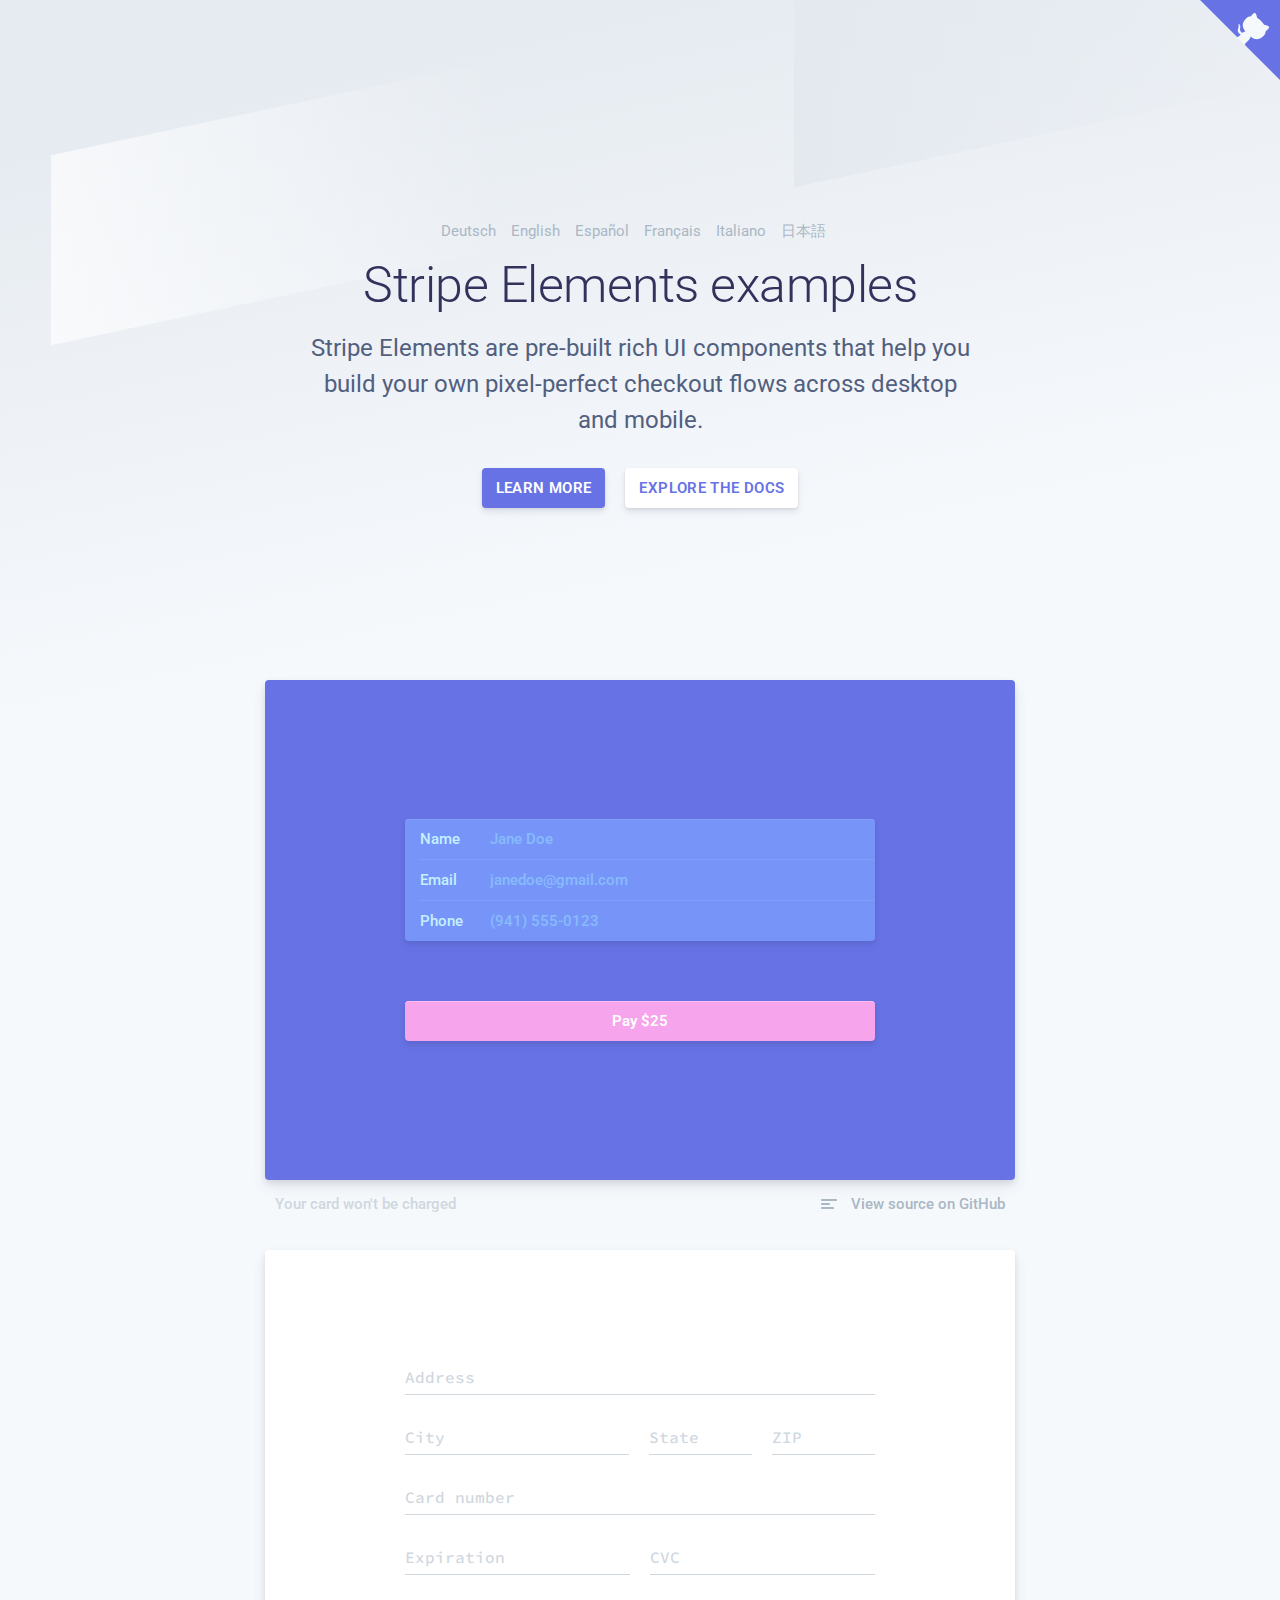
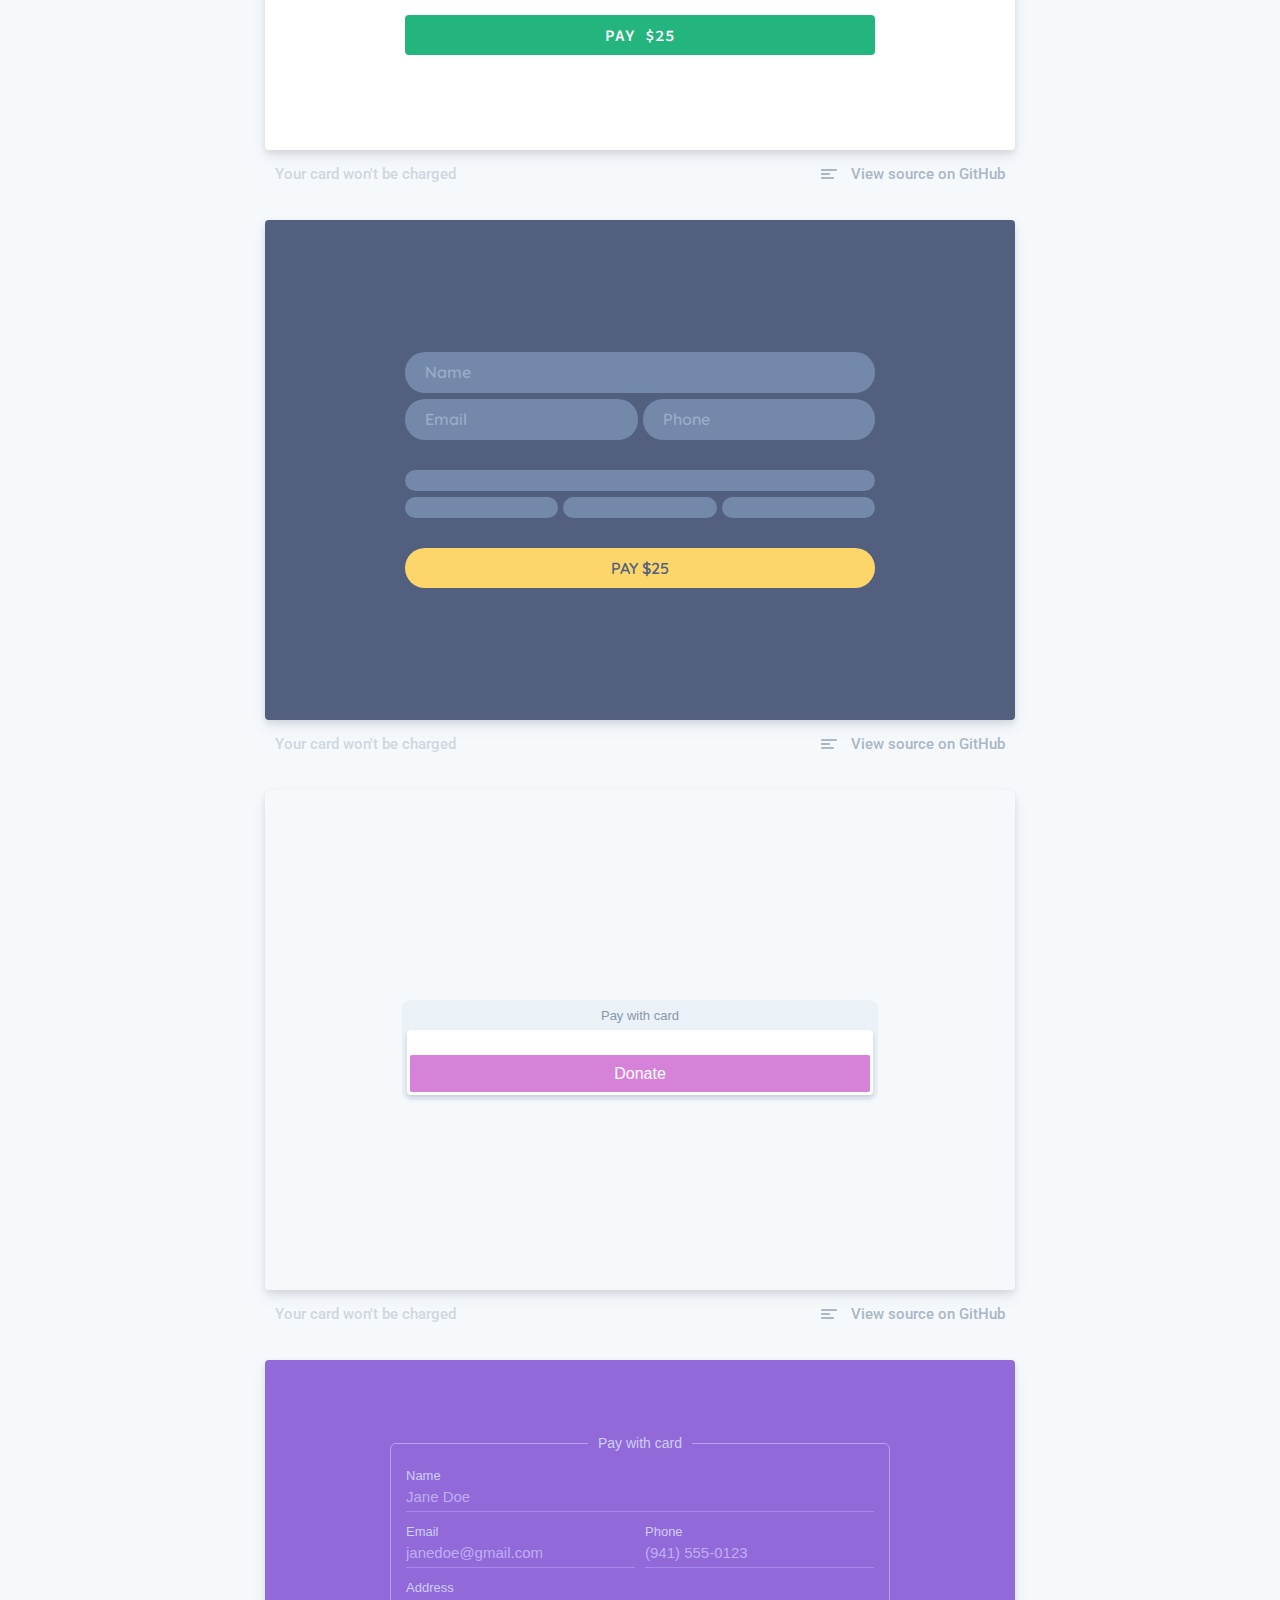
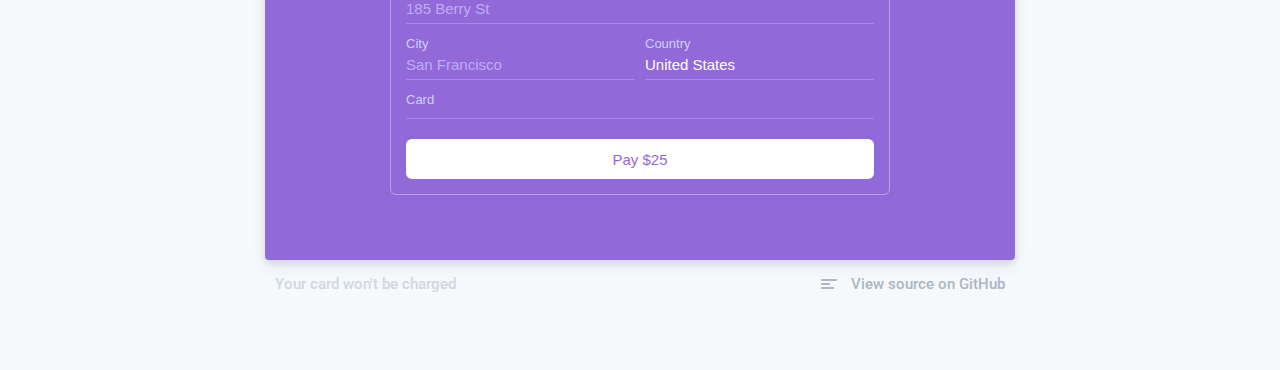
<file: index.html>
<!doctype html>
<html>
<head>
  <meta charset="utf-8">
  <meta name="viewport" content="width=device-width, initial-scale=1">

  <title data-tid="elements_examples.meta.title">Stripe Elements: Build beautiful, smart checkout flows</title>
  <meta data-tid="elements_examples.meta.description" name="description" content="Build beautiful, smart checkout flows.">

  <link rel="shortcut icon" href="img/favicon.ico">
  <link rel="apple-touch-icon-precomposed" href="img/apple-touch-icon/180x180.png">
  <link rel="icon" href="img/apple-touch-icon/180x180.png">

  <script src="https://js.stripe.com/v3/"></script>
  <script src="js/index.js" data-rel-js></script>

  <link href="https://fonts.googleapis.com/css?family=Roboto" rel="stylesheet">
  <link href="https://fonts.googleapis.com/css?family=Quicksand" rel="stylesheet">
  <link href="https://fonts.googleapis.com/css?family=Source+Code+Pro" rel="stylesheet">

  <link rel="stylesheet" type="text/css" href="css/base.css" data-rel-css="" />

  <!-- CSS for each example: -->
  <link rel="stylesheet" type="text/css" href="css/example1.css" data-rel-css="" />
  <link rel="stylesheet" type="text/css" href="css/example2.css" data-rel-css="" />
  <link rel="stylesheet" type="text/css" href="css/example3.css" data-rel-css="" />
  <link rel="stylesheet" type="text/css" href="css/example4.css" data-rel-css="" />
  <link rel="stylesheet" type="text/css" href="css/example5.css" data-rel-css="" />
</head>
<body>
  <div class="globalContent">
    <main>
    <div class="stripes">
      <div class="stripe s1"></div>
      <div class="stripe s2"></div>
      <div class="stripe s3"></div>
    </div>
    <section class="container-lg">
      <!--Intro-->
      <div class="cell intro">
        <ul class="optionList" role="tablist">
          <li role="tab">
            <a data-lang="de">
              Deutsch
            </a>
          </li>
          <li role="tab">
            <a data-lang="en">
              English
            </a>
          </li>
          <li role="tab">
            <a data-lang="es">
              Español
            </a>
          </li>
          <li role="tab">
            <a data-lang="fr">
              Français
            </a>
          </li>
          <li role="tab">
            <a data-lang="it">
              Italiano
            </a>
          </li>
          <li role="tab">
            <a data-lang="ja">
              日本語
            </a>
          </li>
        </ul>
        <h1 data-tid="elements_examples.intro.title" class="common-SuperTitle">Stripe Elements examples</h1>
        <p data-tid="elements_examples.intro.subtitle" class="common-IntroText">Stripe Elements are pre-built rich UI components that help you build your own pixel-perfect checkout flows across desktop and&nbsp;mobile.</p>
        <p class="common-ButtonGroup">
        <a data-tid="elements_examples.intro.button_learn_more" href="https://stripe.com/elements" class="common-Button common-Button--default">
          Learn more
        </a>
        <a data-tid="elements_examples.intro.button_docs" href="https://stripe.com/docs/stripe-js" class="common-Button" ="elements_docs">
          Explore the docs
        </a>
      </div>

      <!--Example 1-->
      <div class="cell example example1">
        <form>
          <fieldset>
            <div class="row">
              <label for="example1-name" data-tid="elements_examples.form.name_label">Name</label>
              <input id="example1-name" data-tid="elements_examples.form.name_placeholder" type="text" placeholder="Jane Doe" required="">
            </div>
            <div class="row">
              <label for="example1-email" data-tid="elements_examples.form.email_label">Email</label>
              <input id="example1-email" data-tid="elements_examples.form.email_placeholder" type="email" placeholder="janedoe@gmail.com" required="">
            </div>
            <div class="row">
              <label for="example1-phone" data-tid="elements_examples.form.phone_label">Phone</label>
              <input id="example1-phone" data-tid="elements_examples.form.phone_placeholder" type="tel" placeholder="(941) 555-0123" required="">
            </div>
          </fieldset>
          <fieldset>
            <div class="row">
              <div id="example1-card"></div>
            </div>
          </fieldset>
          <button type="submit" data-tid="elements_examples.form.pay_button">Pay $25</button>
          <div class="error" role="alert"><svg xmlns="http://www.w3.org/2000/svg" width="17" height="17" viewBox="0 0 17 17">
              <path class="base" fill="#000" d="M8.5,17 C3.80557963,17 0,13.1944204 0,8.5 C0,3.80557963 3.80557963,0 8.5,0 C13.1944204,0 17,3.80557963 17,8.5 C17,13.1944204 13.1944204,17 8.5,17 Z"></path>
              <path class="glyph" fill="#FFF" d="M8.5,7.29791847 L6.12604076,4.92395924 C5.79409512,4.59201359 5.25590488,4.59201359 4.92395924,4.92395924 C4.59201359,5.25590488 4.59201359,5.79409512 4.92395924,6.12604076 L7.29791847,8.5 L4.92395924,10.8739592 C4.59201359,11.2059049 4.59201359,11.7440951 4.92395924,12.0760408 C5.25590488,12.4079864 5.79409512,12.4079864 6.12604076,12.0760408 L8.5,9.70208153 L10.8739592,12.0760408 C11.2059049,12.4079864 11.7440951,12.4079864 12.0760408,12.0760408 C12.4079864,11.7440951 12.4079864,11.2059049 12.0760408,10.8739592 L9.70208153,8.5 L12.0760408,6.12604076 C12.4079864,5.79409512 12.4079864,5.25590488 12.0760408,4.92395924 C11.7440951,4.59201359 11.2059049,4.59201359 10.8739592,4.92395924 L8.5,7.29791847 L8.5,7.29791847 Z"></path>
            </svg>
            <span class="message"></span></div>
        </form>
        <div class="success">
          <div class="icon">
            <svg width="84px" height="84px" viewBox="0 0 84 84" version="1.1" xmlns="http://www.w3.org/2000/svg" xmlns:xlink="http://www.w3.org/1999/xlink">
              <circle class="border" cx="42" cy="42" r="40" stroke-linecap="round" stroke-width="4" stroke="#000" fill="none"></circle>
              <path class="checkmark" stroke-linecap="round" stroke-linejoin="round" d="M23.375 42.5488281 36.8840688 56.0578969 64.891932 28.0500338" stroke-width="4" stroke="#000" fill="none"></path>
            </svg>
          </div>
          <h3 class="title" data-tid="elements_examples.success.title">Payment successful</h3>
          <p class="message"><span data-tid="elements_examples.success.message">Thanks for trying Stripe Elements. No money was charged, but we generated a token: </span><span class="token">tok_189gMN2eZvKYlo2CwTBv9KKh</span></p>
          <a class="reset" href="#">
            <svg width="32px" height="32px" viewBox="0 0 32 32" version="1.1" xmlns="http://www.w3.org/2000/svg" xmlns:xlink="http://www.w3.org/1999/xlink">
              <path fill="#000000" d="M15,7.05492878 C10.5000495,7.55237307 7,11.3674463 7,16 C7,20.9705627 11.0294373,25 16,25 C20.9705627,25 25,20.9705627 25,16 C25,15.3627484 24.4834055,14.8461538 23.8461538,14.8461538 C23.2089022,14.8461538 22.6923077,15.3627484 22.6923077,16 C22.6923077,19.6960595 19.6960595,22.6923077 16,22.6923077 C12.3039405,22.6923077 9.30769231,19.6960595 9.30769231,16 C9.30769231,12.3039405 12.3039405,9.30769231 16,9.30769231 L16,12.0841673 C16,12.1800431 16.0275652,12.2738974 16.0794108,12.354546 C16.2287368,12.5868311 16.5380938,12.6540826 16.7703788,12.5047565 L22.3457501,8.92058924 L22.3457501,8.92058924 C22.4060014,8.88185624 22.4572275,8.83063012 22.4959605,8.7703788 C22.6452866,8.53809377 22.5780351,8.22873685 22.3457501,8.07941076 L22.3457501,8.07941076 L16.7703788,4.49524351 C16.6897301,4.44339794 16.5958758,4.41583275 16.5,4.41583275 C16.2238576,4.41583275 16,4.63969037 16,4.91583275 L16,7 L15,7 L15,7.05492878 Z M16,32 C7.163444,32 0,24.836556 0,16 C0,7.163444 7.163444,0 16,0 C24.836556,0 32,7.163444 32,16 C32,24.836556 24.836556,32 16,32 Z"></path>
            </svg>
          </a>
        </div>

        <div class="caption">
          <span data-tid="elements_examples.caption.no_charge" class="no-charge">Your card won't be charged</span>
          <a class="source" href="https://github.com/stripe/elements-examples/#example-1">
            <svg width="16px" height="10px" viewBox="0 0 16 10" version="1.1" xmlns="http://www.w3.org/2000/svg" xmlns:xlink="http://www.w3.org/1999/xlink">
              <path d="M1,8 L12,8 C12.5522847,8 13,8.44771525 13,9 C13,9.55228475 12.5522847,10 12,10 L1,10 C0.44771525,10 6.76353751e-17,9.55228475 0,9 C-6.76353751e-17,8.44771525 0.44771525,8 1,8 L1,8 Z M1,4 L8,4 C8.55228475,4 9,4.44771525 9,5 C9,5.55228475 8.55228475,6 8,6 L1,6 C0.44771525,6 6.76353751e-17,5.55228475 0,5 C-6.76353751e-17,4.44771525 0.44771525,4 1,4 L1,4 Z M1,0 L15,0 C15.5522847,-1.01453063e-16 16,0.44771525 16,1 L16,1 C16,1.55228475 15.5522847,2 15,2 L1,2 C0.44771525,2 6.76353751e-17,1.55228475 0,1 L0,1 L0,1 C-6.76353751e-17,0.44771525 0.44771525,1.01453063e-16 1,0 L1,0 Z" fill="#AAB7C4"></path>
            </svg>
            <span data-tid="elements_examples.caption.view_source">View source on GitHub</span>
          </a>
        </div>
      </div>

      <!--Example 2-->
      <div class="cell example example2">
        <form>
          <div class="row">
            <div class="field">
              <input id="example2-address" data-tid="elements_examples.form.address_placeholder" class="input empty" type="text" placeholder="185 Berry St" required="">
              <label for="example2-address" data-tid="elements_examples.form.address_label">Address</label>
              <div class="baseline"></div>
            </div>
          </div>
          <div class="row">
            <div class="field half-width">
              <input id="example2-city" data-tid="elements_examples.form.city_placeholder" class="input empty" type="text" placeholder="San Francisco" required="">
              <label for="example2-city" data-tid="elements_examples.form.city_label">City</label>
              <div class="baseline"></div>
            </div>
            <div class="field quarter-width">
              <input id="example2-state" data-tid="elements_examples.form.state_placeholder" class="input empty" type="text" placeholder="CA" required="">
              <label for="example2-state" data-tid="elements_examples.form.state_label">State</label>
              <div class="baseline"></div>
            </div>
            <div class="field quarter-width">
              <input id="example2-postal-code" data-tid="elements_examples.form.postal_code_placeholder" class="input empty" type="text" placeholder="94107" required="">
              <label for="example2-postal-code" data-tid="elements_examples.form.postal_code_label">ZIP</label>
              <div class="baseline"></div>
            </div>
          </div>
          <div class="row">
            <div class="field">
              <div id="example2-card-number" class="input empty"></div>
              <label for="example2-card-number" data-tid="elements_examples.form.card_number_label">Card number</label>
              <div class="baseline"></div>
            </div>
          </div>
          <div class="row">
            <div class="field half-width">
              <div id="example2-card-expiry" class="input empty"></div>
              <label for="example2-card-expiry" data-tid="elements_examples.form.card_expiry_label">Expiration</label>
              <div class="baseline"></div>
            </div>
            <div class="field half-width">
              <div id="example2-card-cvc" class="input empty"></div>
              <label for="example2-card-cvc" data-tid="elements_examples.form.card_cvc_label">CVC</label>
              <div class="baseline"></div>
            </div>
          </div>
        <button type="submit" data-tid="elements_examples.form.pay_button">Pay $25</button>
          <div class="error" role="alert"><svg xmlns="http://www.w3.org/2000/svg" width="17" height="17" viewBox="0 0 17 17">
              <path class="base" fill="#000" d="M8.5,17 C3.80557963,17 0,13.1944204 0,8.5 C0,3.80557963 3.80557963,0 8.5,0 C13.1944204,0 17,3.80557963 17,8.5 C17,13.1944204 13.1944204,17 8.5,17 Z"></path>
              <path class="glyph" fill="#FFF" d="M8.5,7.29791847 L6.12604076,4.92395924 C5.79409512,4.59201359 5.25590488,4.59201359 4.92395924,4.92395924 C4.59201359,5.25590488 4.59201359,5.79409512 4.92395924,6.12604076 L7.29791847,8.5 L4.92395924,10.8739592 C4.59201359,11.2059049 4.59201359,11.7440951 4.92395924,12.0760408 C5.25590488,12.4079864 5.79409512,12.4079864 6.12604076,12.0760408 L8.5,9.70208153 L10.8739592,12.0760408 C11.2059049,12.4079864 11.7440951,12.4079864 12.0760408,12.0760408 C12.4079864,11.7440951 12.4079864,11.2059049 12.0760408,10.8739592 L9.70208153,8.5 L12.0760408,6.12604076 C12.4079864,5.79409512 12.4079864,5.25590488 12.0760408,4.92395924 C11.7440951,4.59201359 11.2059049,4.59201359 10.8739592,4.92395924 L8.5,7.29791847 L8.5,7.29791847 Z"></path>
            </svg>
            <span class="message"></span></div>
        </form>
        <div class="success">
          <div class="icon">
            <svg width="84px" height="84px" viewBox="0 0 84 84" version="1.1" xmlns="http://www.w3.org/2000/svg" xmlns:xlink="http://www.w3.org/1999/xlink">
              <circle class="border" cx="42" cy="42" r="40" stroke-linecap="round" stroke-width="4" stroke="#000" fill="none"></circle>
              <path class="checkmark" stroke-linecap="round" stroke-linejoin="round" d="M23.375 42.5488281 36.8840688 56.0578969 64.891932 28.0500338" stroke-width="4" stroke="#000" fill="none"></path>
            </svg>
          </div>
          <h3 class="title" data-tid="elements_examples.success.title">Payment successful</h3>
          <p class="message"><span data-tid="elements_examples.success.message">Thanks for trying Stripe Elements. No money was charged, but we generated a token: </span><span class="token">tok_189gMN2eZvKYlo2CwTBv9KKh</span></p>
          <a class="reset" href="#">
            <svg width="32px" height="32px" viewBox="0 0 32 32" version="1.1" xmlns="http://www.w3.org/2000/svg" xmlns:xlink="http://www.w3.org/1999/xlink">
              <path fill="#000000" d="M15,7.05492878 C10.5000495,7.55237307 7,11.3674463 7,16 C7,20.9705627 11.0294373,25 16,25 C20.9705627,25 25,20.9705627 25,16 C25,15.3627484 24.4834055,14.8461538 23.8461538,14.8461538 C23.2089022,14.8461538 22.6923077,15.3627484 22.6923077,16 C22.6923077,19.6960595 19.6960595,22.6923077 16,22.6923077 C12.3039405,22.6923077 9.30769231,19.6960595 9.30769231,16 C9.30769231,12.3039405 12.3039405,9.30769231 16,9.30769231 L16,12.0841673 C16,12.1800431 16.0275652,12.2738974 16.0794108,12.354546 C16.2287368,12.5868311 16.5380938,12.6540826 16.7703788,12.5047565 L22.3457501,8.92058924 L22.3457501,8.92058924 C22.4060014,8.88185624 22.4572275,8.83063012 22.4959605,8.7703788 C22.6452866,8.53809377 22.5780351,8.22873685 22.3457501,8.07941076 L22.3457501,8.07941076 L16.7703788,4.49524351 C16.6897301,4.44339794 16.5958758,4.41583275 16.5,4.41583275 C16.2238576,4.41583275 16,4.63969037 16,4.91583275 L16,7 L15,7 L15,7.05492878 Z M16,32 C7.163444,32 0,24.836556 0,16 C0,7.163444 7.163444,0 16,0 C24.836556,0 32,7.163444 32,16 C32,24.836556 24.836556,32 16,32 Z"></path>
            </svg>
          </a>
        </div>

        <div class="caption">
          <span data-tid="elements_examples.caption.no_charge" class="no-charge">Your card won't be charged</span>
          <a class="source" href="https://github.com/stripe/elements-examples/#example-2">
            <svg width="16px" height="10px" viewBox="0 0 16 10" version="1.1" xmlns="http://www.w3.org/2000/svg" xmlns:xlink="http://www.w3.org/1999/xlink">
              <path d="M1,8 L12,8 C12.5522847,8 13,8.44771525 13,9 C13,9.55228475 12.5522847,10 12,10 L1,10 C0.44771525,10 6.76353751e-17,9.55228475 0,9 C-6.76353751e-17,8.44771525 0.44771525,8 1,8 L1,8 Z M1,4 L8,4 C8.55228475,4 9,4.44771525 9,5 C9,5.55228475 8.55228475,6 8,6 L1,6 C0.44771525,6 6.76353751e-17,5.55228475 0,5 C-6.76353751e-17,4.44771525 0.44771525,4 1,4 L1,4 Z M1,0 L15,0 C15.5522847,-1.01453063e-16 16,0.44771525 16,1 L16,1 C16,1.55228475 15.5522847,2 15,2 L1,2 C0.44771525,2 6.76353751e-17,1.55228475 0,1 L0,1 L0,1 C-6.76353751e-17,0.44771525 0.44771525,1.01453063e-16 1,0 L1,0 Z" fill="#AAB7C4"></path>
            </svg>
            <span data-tid="elements_examples.caption.view_source">View source on GitHub</span>
          </a>
        </div>
      </div>

      <!--Example 3-->
      <div class="cell example example3">
        <form>
          <div class="fieldset">
            <input id="example3-name" data-tid="elements_examples.form.name_label" class="field" type="text" placeholder="Name" required="">
            <input id="example3-email" data-tid="elements_examples.form.email_label" class="field half-width" type="email" placeholder="Email" required="">
            <input id="example3-phone" data-tid="elements_examples.form.phone_label" class="field half-width" type="tel" placeholder="Phone" required="">
          </div>
          <div class="fieldset">
            <div id="example3-card-number" class="field empty"></div>
            <div id="example3-card-expiry" class="field empty third-width"></div>
            <div id="example3-card-cvc" class="field empty third-width"></div>
            <div id="example3-card-postal-code" class="field empty third-width"></div>
          </div>
          <button type="submit" data-tid="elements_examples.form.pay_button">Pay $25</button>
          <div class="error" role="alert"><svg xmlns="http://www.w3.org/2000/svg" width="17" height="17" viewBox="0 0 17 17">
              <path class="base" fill="#000" d="M8.5,17 C3.80557963,17 0,13.1944204 0,8.5 C0,3.80557963 3.80557963,0 8.5,0 C13.1944204,0 17,3.80557963 17,8.5 C17,13.1944204 13.1944204,17 8.5,17 Z"></path>
              <path class="glyph" fill="#FFF" d="M8.5,7.29791847 L6.12604076,4.92395924 C5.79409512,4.59201359 5.25590488,4.59201359 4.92395924,4.92395924 C4.59201359,5.25590488 4.59201359,5.79409512 4.92395924,6.12604076 L7.29791847,8.5 L4.92395924,10.8739592 C4.59201359,11.2059049 4.59201359,11.7440951 4.92395924,12.0760408 C5.25590488,12.4079864 5.79409512,12.4079864 6.12604076,12.0760408 L8.5,9.70208153 L10.8739592,12.0760408 C11.2059049,12.4079864 11.7440951,12.4079864 12.0760408,12.0760408 C12.4079864,11.7440951 12.4079864,11.2059049 12.0760408,10.8739592 L9.70208153,8.5 L12.0760408,6.12604076 C12.4079864,5.79409512 12.4079864,5.25590488 12.0760408,4.92395924 C11.7440951,4.59201359 11.2059049,4.59201359 10.8739592,4.92395924 L8.5,7.29791847 L8.5,7.29791847 Z"></path>
            </svg>
            <span class="message"></span></div>
        </form>
        <div class="success">
          <div class="icon">
            <svg width="84px" height="84px" viewBox="0 0 84 84" version="1.1" xmlns="http://www.w3.org/2000/svg" xmlns:xlink="http://www.w3.org/1999/xlink">
              <circle class="border" cx="42" cy="42" r="40" stroke-linecap="round" stroke-width="4" stroke="#000" fill="none"></circle>
              <path class="checkmark" stroke-linecap="round" stroke-linejoin="round" d="M23.375 42.5488281 36.8840688 56.0578969 64.891932 28.0500338" stroke-width="4" stroke="#000" fill="none"></path>
            </svg>
          </div>
          <h3 class="title" data-tid="elements_examples.success.title">Payment successful</h3>
          <p class="message"><span data-tid="elements_examples.success.message">Thanks for trying Stripe Elements. No money was charged, but we generated a token: </span><span class="token">tok_189gMN2eZvKYlo2CwTBv9KKh</span></p>
          <a class="reset" href="#">
            <svg width="32px" height="32px" viewBox="0 0 32 32" version="1.1" xmlns="http://www.w3.org/2000/svg" xmlns:xlink="http://www.w3.org/1999/xlink">
              <path fill="#000000" d="M15,7.05492878 C10.5000495,7.55237307 7,11.3674463 7,16 C7,20.9705627 11.0294373,25 16,25 C20.9705627,25 25,20.9705627 25,16 C25,15.3627484 24.4834055,14.8461538 23.8461538,14.8461538 C23.2089022,14.8461538 22.6923077,15.3627484 22.6923077,16 C22.6923077,19.6960595 19.6960595,22.6923077 16,22.6923077 C12.3039405,22.6923077 9.30769231,19.6960595 9.30769231,16 C9.30769231,12.3039405 12.3039405,9.30769231 16,9.30769231 L16,12.0841673 C16,12.1800431 16.0275652,12.2738974 16.0794108,12.354546 C16.2287368,12.5868311 16.5380938,12.6540826 16.7703788,12.5047565 L22.3457501,8.92058924 L22.3457501,8.92058924 C22.4060014,8.88185624 22.4572275,8.83063012 22.4959605,8.7703788 C22.6452866,8.53809377 22.5780351,8.22873685 22.3457501,8.07941076 L22.3457501,8.07941076 L16.7703788,4.49524351 C16.6897301,4.44339794 16.5958758,4.41583275 16.5,4.41583275 C16.2238576,4.41583275 16,4.63969037 16,4.91583275 L16,7 L15,7 L15,7.05492878 Z M16,32 C7.163444,32 0,24.836556 0,16 C0,7.163444 7.163444,0 16,0 C24.836556,0 32,7.163444 32,16 C32,24.836556 24.836556,32 16,32 Z"></path>
            </svg>
          </a>
        </div>

        <div class="caption">
          <span data-tid="elements_examples.caption.no_charge" class="no-charge">Your card won't be charged</span>
          <a class="source" href="https://github.com/stripe/elements-examples/#example-3">
            <svg width="16px" height="10px" viewBox="0 0 16 10" version="1.1" xmlns="http://www.w3.org/2000/svg" xmlns:xlink="http://www.w3.org/1999/xlink">
              <path d="M1,8 L12,8 C12.5522847,8 13,8.44771525 13,9 C13,9.55228475 12.5522847,10 12,10 L1,10 C0.44771525,10 6.76353751e-17,9.55228475 0,9 C-6.76353751e-17,8.44771525 0.44771525,8 1,8 L1,8 Z M1,4 L8,4 C8.55228475,4 9,4.44771525 9,5 C9,5.55228475 8.55228475,6 8,6 L1,6 C0.44771525,6 6.76353751e-17,5.55228475 0,5 C-6.76353751e-17,4.44771525 0.44771525,4 1,4 L1,4 Z M1,0 L15,0 C15.5522847,-1.01453063e-16 16,0.44771525 16,1 L16,1 C16,1.55228475 15.5522847,2 15,2 L1,2 C0.44771525,2 6.76353751e-17,1.55228475 0,1 L0,1 L0,1 C-6.76353751e-17,0.44771525 0.44771525,1.01453063e-16 1,0 L1,0 Z" fill="#AAB7C4"></path>
            </svg>
            <span data-tid="elements_examples.caption.view_source">View source on GitHub</span>
          </a>
        </div>
      </div>

      <!--Example 4-->
      <div class="cell example example4">
        <form>
          <div id="example4-paymentRequest">
            <!--Stripe paymentRequestButton Element inserted here-->
          </div>
          <fieldset>
            <legend class="card-only" data-tid="elements_examples.form.pay_with_card">Pay with card</legend>
            <legend class="payment-request-available" data-tid="elements_examples.form.enter_card_manually">Or enter card details</legend>
            <div class="container">
              <div id="example4-card"></div>
              <button type="submit" data-tid="elements_examples.form.donate_button">Donate</button>
            </div>
          </fieldset>
          <div class="error" role="alert"><svg xmlns="http://www.w3.org/2000/svg" width="17" height="17" viewBox="0 0 17 17">
              <path class="base" fill="#000" d="M8.5,17 C3.80557963,17 0,13.1944204 0,8.5 C0,3.80557963 3.80557963,0 8.5,0 C13.1944204,0 17,3.80557963 17,8.5 C17,13.1944204 13.1944204,17 8.5,17 Z"></path>
              <path class="glyph" fill="#FFF" d="M8.5,7.29791847 L6.12604076,4.92395924 C5.79409512,4.59201359 5.25590488,4.59201359 4.92395924,4.92395924 C4.59201359,5.25590488 4.59201359,5.79409512 4.92395924,6.12604076 L7.29791847,8.5 L4.92395924,10.8739592 C4.59201359,11.2059049 4.59201359,11.7440951 4.92395924,12.0760408 C5.25590488,12.4079864 5.79409512,12.4079864 6.12604076,12.0760408 L8.5,9.70208153 L10.8739592,12.0760408 C11.2059049,12.4079864 11.7440951,12.4079864 12.0760408,12.0760408 C12.4079864,11.7440951 12.4079864,11.2059049 12.0760408,10.8739592 L9.70208153,8.5 L12.0760408,6.12604076 C12.4079864,5.79409512 12.4079864,5.25590488 12.0760408,4.92395924 C11.7440951,4.59201359 11.2059049,4.59201359 10.8739592,4.92395924 L8.5,7.29791847 L8.5,7.29791847 Z"></path>
            </svg>
            <span class="message"></span></div>
        </form>
        <div class="success">
          <div class="icon">
            <svg width="84px" height="84px" viewBox="0 0 84 84" version="1.1" xmlns="http://www.w3.org/2000/svg" xmlns:xlink="http://www.w3.org/1999/xlink">
              <circle class="border" cx="42" cy="42" r="40" stroke-linecap="round" stroke-width="4" stroke="#000" fill="none"></circle>
              <path class="checkmark" stroke-linecap="round" stroke-linejoin="round" d="M23.375 42.5488281 36.8840688 56.0578969 64.891932 28.0500338" stroke-width="4" stroke="#000" fill="none"></path>
            </svg>
          </div>
          <h3 class="title" data-tid="elements_examples.success.title">Payment successful</h3>
          <p class="message"><span data-tid="elements_examples.success.message">Thanks for trying Stripe Elements. No money was charged, but we generated a token: </span><span class="token">tok_189gMN2eZvKYlo2CwTBv9KKh</span></p>
          <a class="reset" href="#">
            <svg width="32px" height="32px" viewBox="0 0 32 32" version="1.1" xmlns="http://www.w3.org/2000/svg" xmlns:xlink="http://www.w3.org/1999/xlink">
              <path fill="#000000" d="M15,7.05492878 C10.5000495,7.55237307 7,11.3674463 7,16 C7,20.9705627 11.0294373,25 16,25 C20.9705627,25 25,20.9705627 25,16 C25,15.3627484 24.4834055,14.8461538 23.8461538,14.8461538 C23.2089022,14.8461538 22.6923077,15.3627484 22.6923077,16 C22.6923077,19.6960595 19.6960595,22.6923077 16,22.6923077 C12.3039405,22.6923077 9.30769231,19.6960595 9.30769231,16 C9.30769231,12.3039405 12.3039405,9.30769231 16,9.30769231 L16,12.0841673 C16,12.1800431 16.0275652,12.2738974 16.0794108,12.354546 C16.2287368,12.5868311 16.5380938,12.6540826 16.7703788,12.5047565 L22.3457501,8.92058924 L22.3457501,8.92058924 C22.4060014,8.88185624 22.4572275,8.83063012 22.4959605,8.7703788 C22.6452866,8.53809377 22.5780351,8.22873685 22.3457501,8.07941076 L22.3457501,8.07941076 L16.7703788,4.49524351 C16.6897301,4.44339794 16.5958758,4.41583275 16.5,4.41583275 C16.2238576,4.41583275 16,4.63969037 16,4.91583275 L16,7 L15,7 L15,7.05492878 Z M16,32 C7.163444,32 0,24.836556 0,16 C0,7.163444 7.163444,0 16,0 C24.836556,0 32,7.163444 32,16 C32,24.836556 24.836556,32 16,32 Z"></path>
            </svg>
          </a>
        </div>

        <div class="caption">
          <span data-tid="elements_examples.caption.no_charge" class="no-charge">Your card won't be charged</span>
          <a class="source" href="https://github.com/stripe/elements-examples/#example-4">
            <svg width="16px" height="10px" viewBox="0 0 16 10" version="1.1" xmlns="http://www.w3.org/2000/svg" xmlns:xlink="http://www.w3.org/1999/xlink">
              <path d="M1,8 L12,8 C12.5522847,8 13,8.44771525 13,9 C13,9.55228475 12.5522847,10 12,10 L1,10 C0.44771525,10 6.76353751e-17,9.55228475 0,9 C-6.76353751e-17,8.44771525 0.44771525,8 1,8 L1,8 Z M1,4 L8,4 C8.55228475,4 9,4.44771525 9,5 C9,5.55228475 8.55228475,6 8,6 L1,6 C0.44771525,6 6.76353751e-17,5.55228475 0,5 C-6.76353751e-17,4.44771525 0.44771525,4 1,4 L1,4 Z M1,0 L15,0 C15.5522847,-1.01453063e-16 16,0.44771525 16,1 L16,1 C16,1.55228475 15.5522847,2 15,2 L1,2 C0.44771525,2 6.76353751e-17,1.55228475 0,1 L0,1 L0,1 C-6.76353751e-17,0.44771525 0.44771525,1.01453063e-16 1,0 L1,0 Z" fill="#AAB7C4"></path>
            </svg>
            <span data-tid="elements_examples.caption.view_source">View source on GitHub</span>
          </a>
        </div>
      </div>

      <!--Example 5-->
      <div class="cell example example5">
        <form>
          <div id="example5-paymentRequest">
            <!--Stripe paymentRequestButton Element inserted here-->
          </div>
          <fieldset>
            <legend class="card-only" data-tid="elements_examples.form.pay_with_card">Pay with card</legend>
            <legend class="payment-request-available" data-tid="elements_examples.form.enter_card_manually">Or enter card details</legend>
            <div class="row">
              <div class="field">
                <label for="example5-name" data-tid="elements_examples.form.name_label">Name</label>
                <input id="example5-name" data-tid="elements_examples.form.name_placeholder" class="input" type="text" placeholder="Jane Doe" required="">
              </div>
            </div>
            <div class="row">
              <div class="field">
                <label for="example5-email" data-tid="elements_examples.form.email_label">Email</label>
                <input id="example5-email" data-tid="elements_examples.form.email_placeholder" class="input" type="text" placeholder="janedoe@gmail.com" required="">
              </div>
              <div class="field">
                <label for="example5-phone" data-tid="elements_examples.form.phone_label">Phone</label>
                <input id="example5-phone" data-tid="elements_examples.form.phone_placeholder" class="input" type="text" placeholder="(941) 555-0123" required="">
              </div>
            </div>
            <div class="row">
              <div class="field">
                <label for="example5-address" data-tid="elements_examples.form.address_label">Address</label>
                <input id="example5-address" data-tid="elements_examples.form.address_placeholder" class="input" type="text" placeholder="185 Berry St" required="">
              </div>
            </div>
            <div class="row">
              <div class="field">
                <label for="example5-city" data-tid="elements_examples.form.city_label">City</label>
                <input id="example5-city" data-tid="elements_examples.form.city_placeholder" class="input" type="text" placeholder="San Francisco" required="">
              </div>
              <div class="field">
                <label for="example5-country" data-tid="elements_examples.form.country_label">Country</label>
                <select id="example5-country" data-tid="elements_examples.form.country_placeholder" class="input">
                  <option selected="selected" value="US">United States</option>
                </select>
              </div>
            </div>
            <div class="row">
              <div class="field">
                <label for="example5-card" data-tid="elements_examples.form.card_label">Card</label>
                <div id="example5-card" class="input"></div>
              </div>
            </div>
            <button type="submit" data-tid="elements_examples.form.pay_button">Pay $25</button>
          </fieldset>
          <div class="error" role="alert"><svg xmlns="http://www.w3.org/2000/svg" width="17" height="17" viewBox="0 0 17 17">
              <path class="base" fill="#000" d="M8.5,17 C3.80557963,17 0,13.1944204 0,8.5 C0,3.80557963 3.80557963,0 8.5,0 C13.1944204,0 17,3.80557963 17,8.5 C17,13.1944204 13.1944204,17 8.5,17 Z"></path>
              <path class="glyph" fill="#FFF" d="M8.5,7.29791847 L6.12604076,4.92395924 C5.79409512,4.59201359 5.25590488,4.59201359 4.92395924,4.92395924 C4.59201359,5.25590488 4.59201359,5.79409512 4.92395924,6.12604076 L7.29791847,8.5 L4.92395924,10.8739592 C4.59201359,11.2059049 4.59201359,11.7440951 4.92395924,12.0760408 C5.25590488,12.4079864 5.79409512,12.4079864 6.12604076,12.0760408 L8.5,9.70208153 L10.8739592,12.0760408 C11.2059049,12.4079864 11.7440951,12.4079864 12.0760408,12.0760408 C12.4079864,11.7440951 12.4079864,11.2059049 12.0760408,10.8739592 L9.70208153,8.5 L12.0760408,6.12604076 C12.4079864,5.79409512 12.4079864,5.25590488 12.0760408,4.92395924 C11.7440951,4.59201359 11.2059049,4.59201359 10.8739592,4.92395924 L8.5,7.29791847 L8.5,7.29791847 Z"></path>
            </svg>
            <span class="message"></span></div>
        </form>
        <div class="success">
          <div class="icon">
            <svg width="84px" height="84px" viewBox="0 0 84 84" version="1.1" xmlns="http://www.w3.org/2000/svg" xmlns:xlink="http://www.w3.org/1999/xlink">
              <circle class="border" cx="42" cy="42" r="40" stroke-linecap="round" stroke-width="4" stroke="#000" fill="none"></circle>
              <path class="checkmark" stroke-linecap="round" stroke-linejoin="round" d="M23.375 42.5488281 36.8840688 56.0578969 64.891932 28.0500338" stroke-width="4" stroke="#000" fill="none"></path>
            </svg>
          </div>
          <h3 class="title" data-tid="elements_examples.success.title">Payment successful</h3>
          <p class="message"><span data-tid="elements_examples.success.message">Thanks for trying Stripe Elements. No money was charged, but we generated a token: </span><span class="token">tok_189gMN2eZvKYlo2CwTBv9KKh</span></p>
          <a class="reset" href="#">
            <svg width="32px" height="32px" viewBox="0 0 32 32" version="1.1" xmlns="http://www.w3.org/2000/svg" xmlns:xlink="http://www.w3.org/1999/xlink">
              <path fill="#000000" d="M15,7.05492878 C10.5000495,7.55237307 7,11.3674463 7,16 C7,20.9705627 11.0294373,25 16,25 C20.9705627,25 25,20.9705627 25,16 C25,15.3627484 24.4834055,14.8461538 23.8461538,14.8461538 C23.2089022,14.8461538 22.6923077,15.3627484 22.6923077,16 C22.6923077,19.6960595 19.6960595,22.6923077 16,22.6923077 C12.3039405,22.6923077 9.30769231,19.6960595 9.30769231,16 C9.30769231,12.3039405 12.3039405,9.30769231 16,9.30769231 L16,12.0841673 C16,12.1800431 16.0275652,12.2738974 16.0794108,12.354546 C16.2287368,12.5868311 16.5380938,12.6540826 16.7703788,12.5047565 L22.3457501,8.92058924 L22.3457501,8.92058924 C22.4060014,8.88185624 22.4572275,8.83063012 22.4959605,8.7703788 C22.6452866,8.53809377 22.5780351,8.22873685 22.3457501,8.07941076 L22.3457501,8.07941076 L16.7703788,4.49524351 C16.6897301,4.44339794 16.5958758,4.41583275 16.5,4.41583275 C16.2238576,4.41583275 16,4.63969037 16,4.91583275 L16,7 L15,7 L15,7.05492878 Z M16,32 C7.163444,32 0,24.836556 0,16 C0,7.163444 7.163444,0 16,0 C24.836556,0 32,7.163444 32,16 C32,24.836556 24.836556,32 16,32 Z"></path>
            </svg>
          </a>
        </div>

        <div class="caption">
          <span data-tid="elements_examples.caption.no_charge" class="no-charge">Your card won't be charged</span>
          <a class="source" href="https://github.com/stripe/elements-examples/#example-5">
            <svg width="16px" height="10px" viewBox="0 0 16 10" version="1.1" xmlns="http://www.w3.org/2000/svg" xmlns:xlink="http://www.w3.org/1999/xlink">
              <path d="M1,8 L12,8 C12.5522847,8 13,8.44771525 13,9 C13,9.55228475 12.5522847,10 12,10 L1,10 C0.44771525,10 6.76353751e-17,9.55228475 0,9 C-6.76353751e-17,8.44771525 0.44771525,8 1,8 L1,8 Z M1,4 L8,4 C8.55228475,4 9,4.44771525 9,5 C9,5.55228475 8.55228475,6 8,6 L1,6 C0.44771525,6 6.76353751e-17,5.55228475 0,5 C-6.76353751e-17,4.44771525 0.44771525,4 1,4 L1,4 Z M1,0 L15,0 C15.5522847,-1.01453063e-16 16,0.44771525 16,1 L16,1 C16,1.55228475 15.5522847,2 15,2 L1,2 C0.44771525,2 6.76353751e-17,1.55228475 0,1 L0,1 L0,1 C-6.76353751e-17,0.44771525 0.44771525,1.01453063e-16 1,0 L1,0 Z" fill="#AAB7C4"></path>
            </svg>
            <span data-tid="elements_examples.caption.view_source">View source on GitHub</span>
          </a>
        </div>
      </div>
    </section>
    <a href="https://github.com/stripe/elements-examples" class="github-corner" aria-label="View source on Github"><svg width="80" height="80" viewBox="0 0 250 250" style="fill:#6772e5; color:#f6f9fc; position: absolute; top: 0; border: 0; right: 0;" aria-hidden="true"><path d="M0,0 L115,115 L130,115 L142,142 L250,250 L250,0 Z"></path><path d="M128.3,109.0 C113.8,99.7 119.0,89.6 119.0,89.6 C122.0,82.7 120.5,78.6 120.5,78.6 C119.2,72.0 123.4,76.3 123.4,76.3 C127.3,80.9 125.5,87.3 125.5,87.3 C122.9,97.6 130.6,101.9 134.4,103.2" fill="currentColor" style="transform-origin: 130px 106px;" class="octo-arm"></path><path d="M115.0,115.0 C114.9,115.1 118.7,116.5 119.8,115.4 L133.7,101.6 C136.9,99.2 139.9,98.4 142.2,98.6 C133.8,88.0 127.5,74.4 143.8,58.0 C148.5,53.4 154.0,51.2 159.7,51.0 C160.3,49.4 163.2,43.6 171.4,40.1 C171.4,40.1 176.1,42.5 178.8,56.2 C183.1,58.6 187.2,61.8 190.9,65.4 C194.5,69.0 197.7,73.2 200.1,77.6 C213.8,80.2 216.3,84.9 216.3,84.9 C212.7,93.1 206.9,96.0 205.4,96.6 C205.1,102.4 203.0,107.8 198.3,112.5 C181.9,128.9 168.3,122.5 157.7,114.1 C157.9,116.9 156.7,120.9 152.7,124.9 L141.0,136.5 C139.8,137.7 141.6,141.9 141.8,141.8 Z" fill="currentColor" class="octo-body"></path></svg></a><style>.github-corner:hover .octo-arm{animation:octocat-wave 560ms ease-in-out}@keyframes octocat-wave{0%,100%{transform:rotate(0)}20%,60%{transform:rotate(-25deg)}40%,80%{transform:rotate(10deg)}}@media (max-width:500px){.github-corner:hover .octo-arm{animation:none}.github-corner .octo-arm{animation:octocat-wave 560ms ease-in-out}}</style>
    </main>
  </div>

  <!-- Simple localization script for Stripe's examples page. -->
  <script src="js/l10n.js" data-rel-js></script>

  <!-- Scripts for each example: -->
  <script src="js/example1.js" data-rel-js></script>
  <script src="js/example2.js" data-rel-js></script>
  <script src="js/example3.js" data-rel-js></script>
  <script src="js/example4.js" data-rel-js></script>
  <script src="js/example5.js" data-rel-js></script>

</body>
</html>
</file>
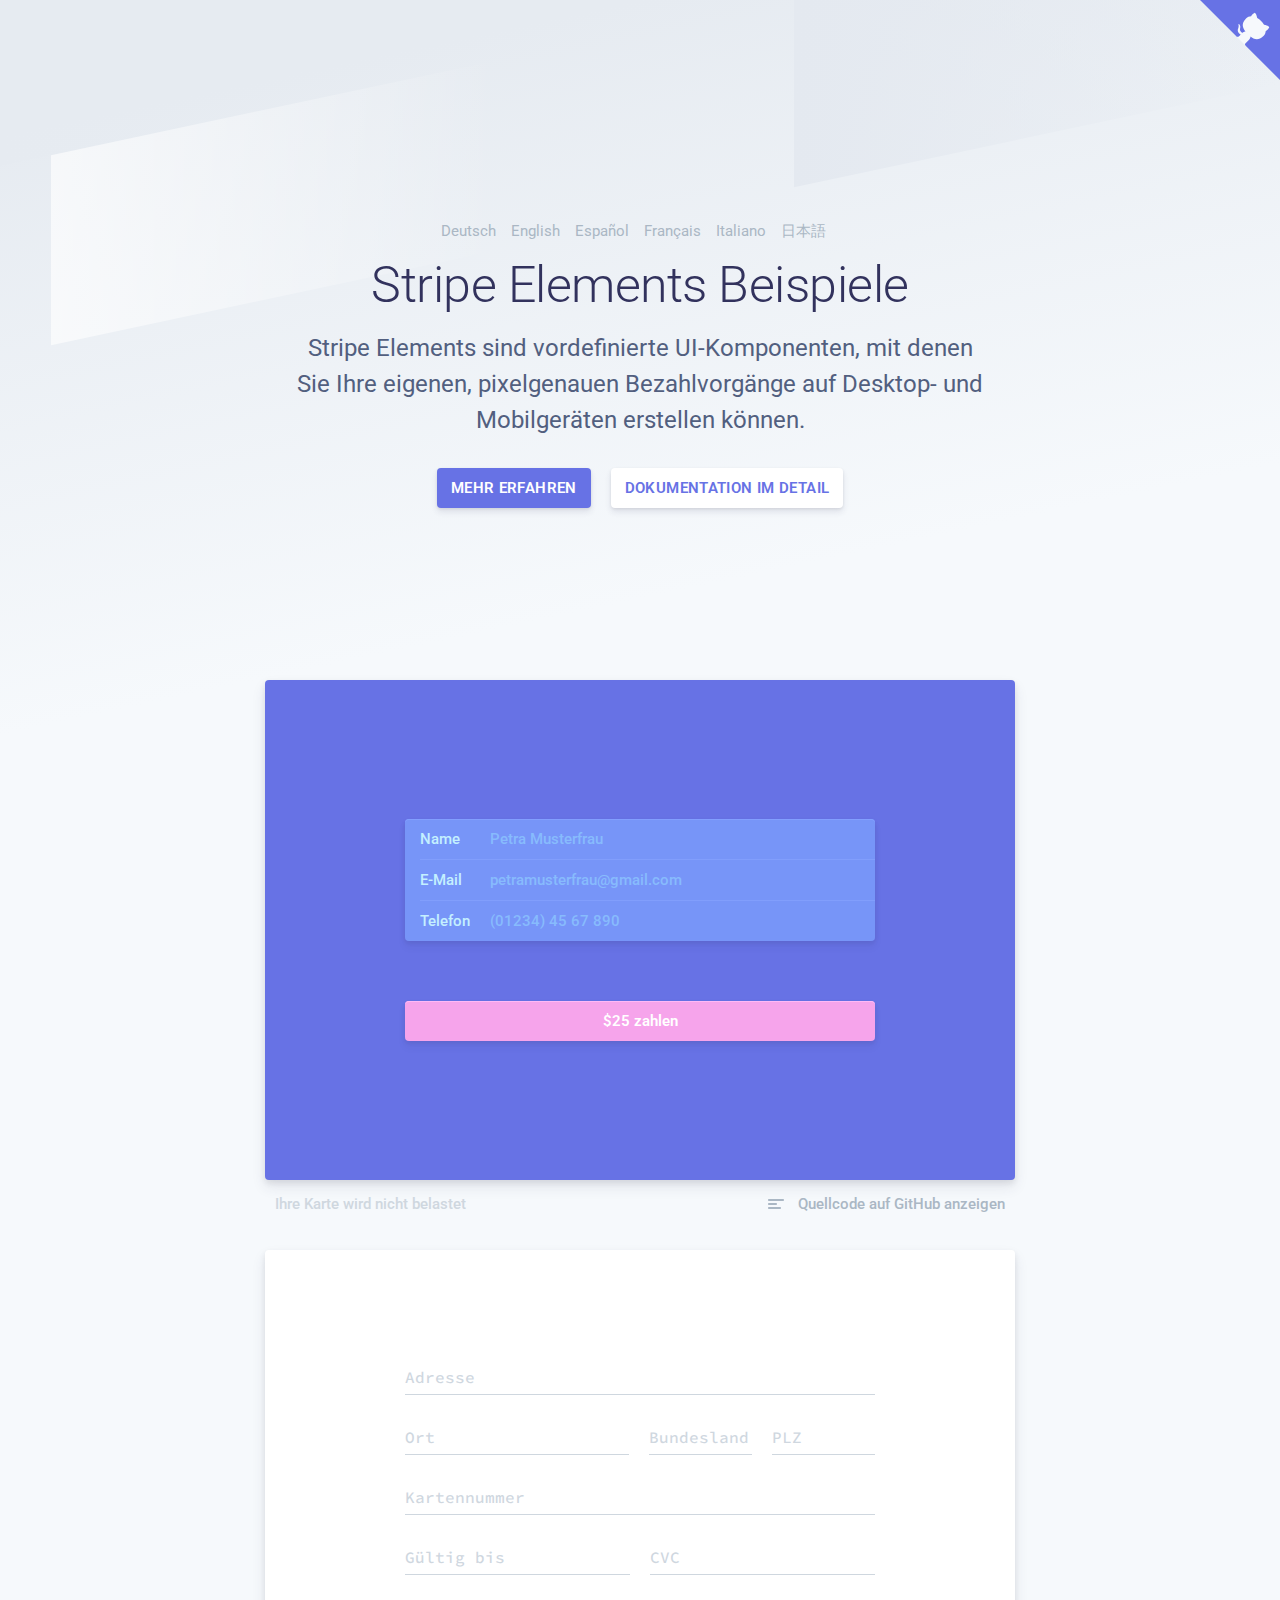
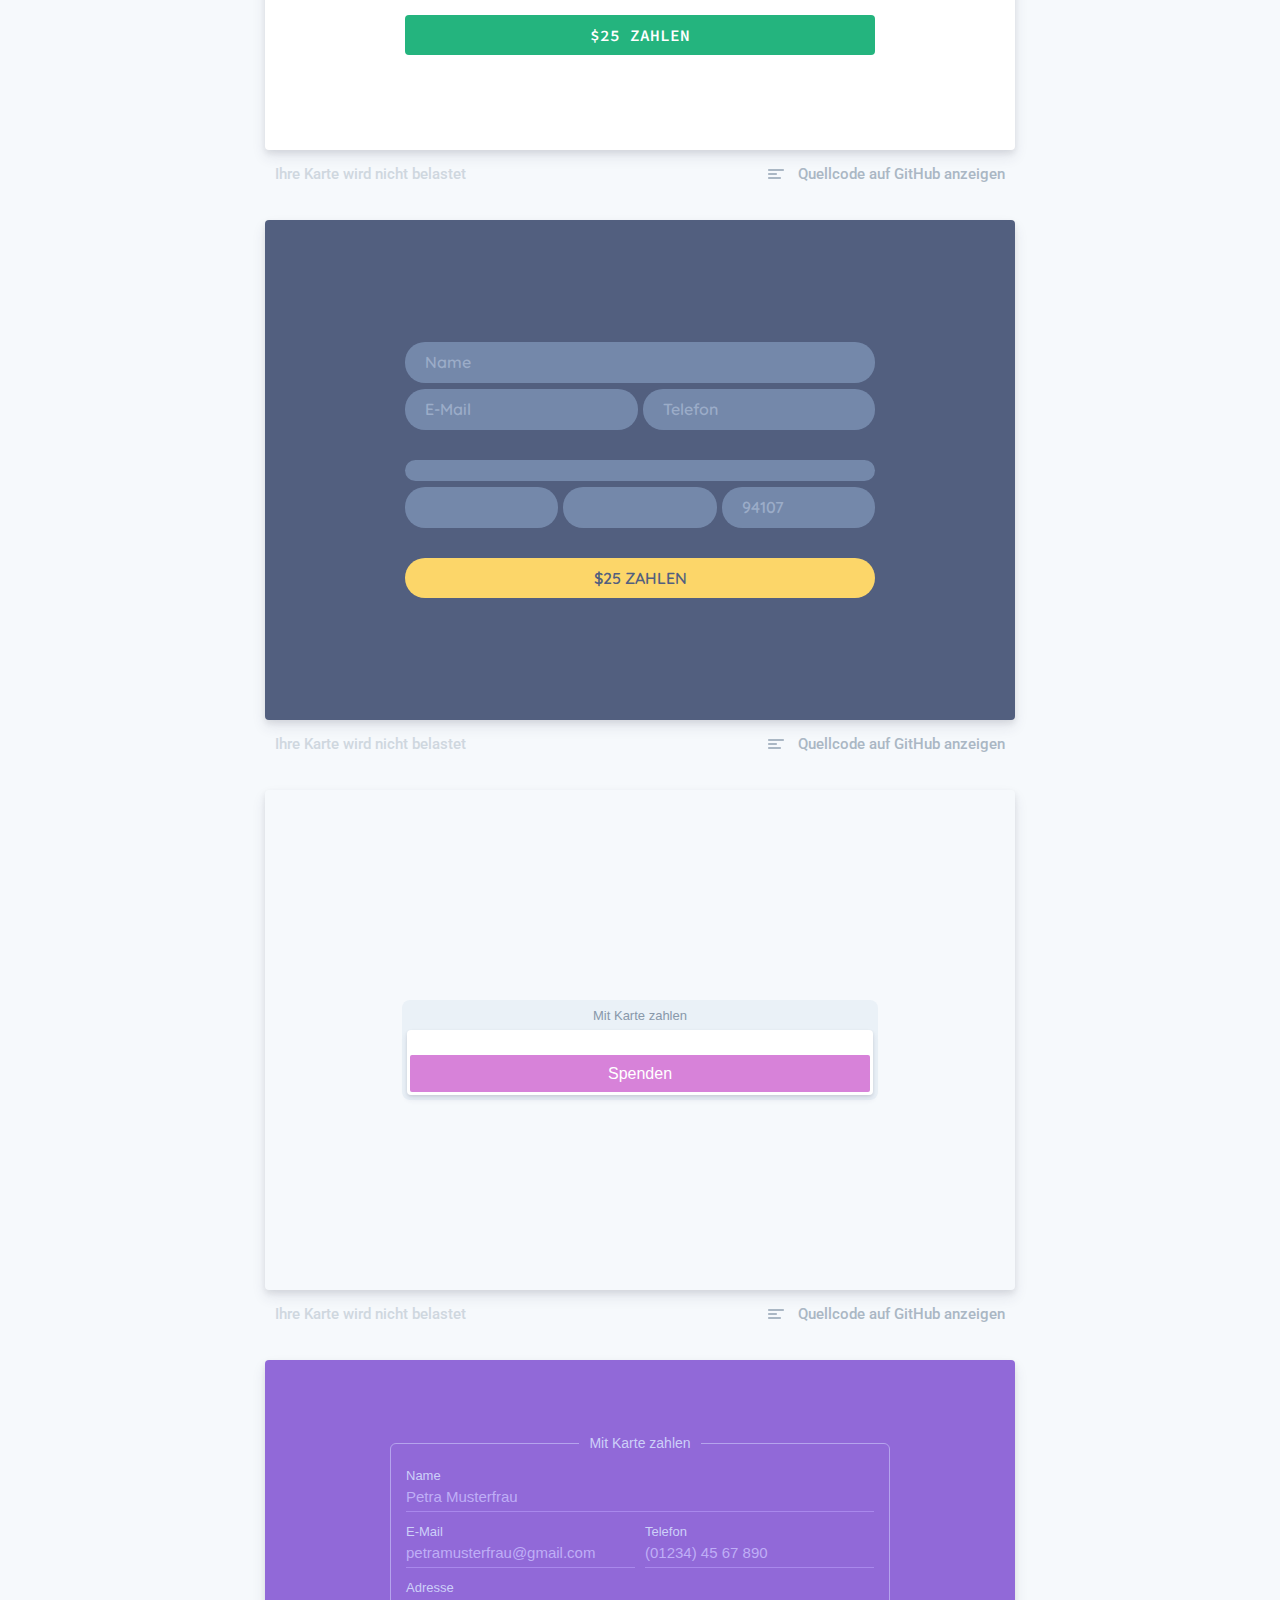
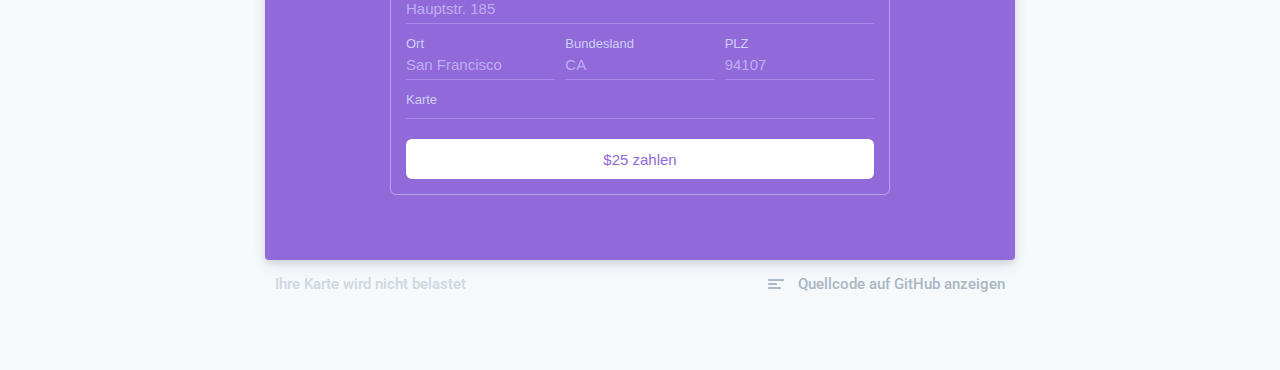
<file: de/index.html>
<!DOCTYPE html><html lang="de"><head>
  <meta charset="utf-8">
  <meta name="viewport" content="width=device-width, initial-scale=1">

  <title data-tid="elements_examples.meta.title">Stripe Elements: Build beautiful, smart checkout flows</title>
  <meta data-tid="elements_examples.meta.description" name="description" content="Build beautiful, smart checkout flows.">

  <link rel="shortcut icon" href="img/favicon.ico">
  <link rel="apple-touch-icon-precomposed" href="img/apple-touch-icon/180x180.png">
  <link rel="icon" href="img/apple-touch-icon/180x180.png">

  <script src="https://js.stripe.com/v3/"></script>
  <script src="../js/index.js" data-rel-js=""></script>

  <link href="https://fonts.googleapis.com/css?family=Roboto" rel="stylesheet">
  <link href="https://fonts.googleapis.com/css?family=Quicksand" rel="stylesheet">
  <link href="https://fonts.googleapis.com/css?family=Source+Code+Pro" rel="stylesheet">

  <link rel="stylesheet" type="text/css" href="../css/base.css" data-rel-css="">

  <!-- CSS for each example: -->
  <link rel="stylesheet" type="text/css" href="../css/example1.css" data-rel-css="">
  <link rel="stylesheet" type="text/css" href="../css/example2.css" data-rel-css="">
  <link rel="stylesheet" type="text/css" href="../css/example3.css" data-rel-css="">
  <link rel="stylesheet" type="text/css" href="../css/example4.css" data-rel-css="">
  <link rel="stylesheet" type="text/css" href="../css/example5.css" data-rel-css="">
</head>
<body>
  <div class="globalContent">
    <main>
    <div class="stripes">
      <div class="stripe s1"></div>
      <div class="stripe s2"></div>
      <div class="stripe s3"></div>
    </div>
    <section class="container-lg">
      <!--Intro-->
      <div class="cell intro">
        <ul class="optionList" role="tablist">
          <li role="tab">
            <a data-lang="de">
              Deutsch
            </a>
          </li>
          <li role="tab">
            <a data-lang="en">
              English
            </a>
          </li>
          <li role="tab">
            <a data-lang="es">
              Espa&#xF1;ol
            </a>
          </li>
          <li role="tab">
            <a data-lang="fr">
              Fran&#xE7;ais
            </a>
          </li>
          <li role="tab">
            <a data-lang="it">
              Italiano
            </a>
          </li>
          <li role="tab">
            <a data-lang="ja">
              &#x65E5;&#x672C;&#x8A9E;
            </a>
          </li>
        </ul>
        <h1 data-tid="elements_examples.intro.title" class="common-SuperTitle">Stripe Elements Beispiele</h1>
        <p data-tid="elements_examples.intro.subtitle" class="common-IntroText">Stripe Elements sind vordefinierte UI-Komponenten, mit denen Sie Ihre eigenen, pixelgenauen Bezahlvorg&#xE4;nge auf Desktop- und Mobilger&#xE4;ten erstellen k&#xF6;nnen.</p>
        <p class="common-ButtonGroup">
        <a data-tid="elements_examples.intro.button_learn_more" href="https://stripe.com/elements" class="common-Button common-Button--default">Mehr erfahren</a>
        <a data-tid="elements_examples.intro.button_docs" href="https://stripe.com/docs/stripe-js" class="common-Button" ="elements_docs"="">Dokumentation im Detail</a>
      </p></div>

      <!--Example 1-->
      <div class="cell example example1" id="example-1">
        <form>
          <fieldset>
            <div class="row">
              <label for="example1-name" data-tid="elements_examples.form.name_label">Name</label>
              <input id="example1-name" data-tid="elements_examples.form.name_placeholder" type="text" placeholder="Petra Musterfrau" required autocomplete="name">
            </div>
            <div class="row">
              <label for="example1-email" data-tid="elements_examples.form.email_label">E-Mail</label>
              <input id="example1-email" data-tid="elements_examples.form.email_placeholder" type="email" placeholder="petramusterfrau@gmail.com" required autocomplete="email">
            </div>
            <div class="row">
              <label for="example1-phone" data-tid="elements_examples.form.phone_label">Telefon</label>
              <input id="example1-phone" data-tid="elements_examples.form.phone_placeholder" type="tel" placeholder="(01234) 45 67 890" required autocomplete="tel">
            </div>
          </fieldset>
          <fieldset>
            <div class="row">
              <div id="example1-card"></div>
            </div>
          </fieldset>
          <button type="submit" data-tid="elements_examples.form.pay_button">$25 zahlen</button>
          <div class="error" role="alert"><svg xmlns="http://www.w3.org/2000/svg" width="17" height="17" viewBox="0 0 17 17">
              <path class="base" fill="#000" d="M8.5,17 C3.80557963,17 0,13.1944204 0,8.5 C0,3.80557963 3.80557963,0 8.5,0 C13.1944204,0 17,3.80557963 17,8.5 C17,13.1944204 13.1944204,17 8.5,17 Z"/>
              <path class="glyph" fill="#FFF" d="M8.5,7.29791847 L6.12604076,4.92395924 C5.79409512,4.59201359 5.25590488,4.59201359 4.92395924,4.92395924 C4.59201359,5.25590488 4.59201359,5.79409512 4.92395924,6.12604076 L7.29791847,8.5 L4.92395924,10.8739592 C4.59201359,11.2059049 4.59201359,11.7440951 4.92395924,12.0760408 C5.25590488,12.4079864 5.79409512,12.4079864 6.12604076,12.0760408 L8.5,9.70208153 L10.8739592,12.0760408 C11.2059049,12.4079864 11.7440951,12.4079864 12.0760408,12.0760408 C12.4079864,11.7440951 12.4079864,11.2059049 12.0760408,10.8739592 L9.70208153,8.5 L12.0760408,6.12604076 C12.4079864,5.79409512 12.4079864,5.25590488 12.0760408,4.92395924 C11.7440951,4.59201359 11.2059049,4.59201359 10.8739592,4.92395924 L8.5,7.29791847 L8.5,7.29791847 Z"/>
            </svg>
            <span class="message"></span></div>
        </form>
        <div class="success">
          <div class="icon">
            <svg width="84px" height="84px" viewBox="0 0 84 84" version="1.1" xmlns="http://www.w3.org/2000/svg" xlink="http://www.w3.org/1999/xlink">
              <circle class="border" cx="42" cy="42" r="40" stroke-linecap="round" stroke-width="4" stroke="#000" fill="none"/>
              <path class="checkmark" stroke-linecap="round" stroke-linejoin="round" d="M23.375 42.5488281 36.8840688 56.0578969 64.891932 28.0500338" stroke-width="4" stroke="#000" fill="none"/>
            </svg>
          </div>
          <h3 class="title" data-tid="elements_examples.success.title">Zahlung erfolgreich</h3>
          <p class="message"><span data-tid="elements_examples.success.message">Vielen Dank, dass Sie Elements ausprobiert haben. Es wurde kein Geldbetrag abgebucht, aber wir haben ein Token generiert:</span><span class="token">tok_189gMN2eZvKYlo2CwTBv9KKh</span></p>
          <a class="reset" href="#">
            <svg width="32px" height="32px" viewBox="0 0 32 32" version="1.1" xmlns="http://www.w3.org/2000/svg" xlink="http://www.w3.org/1999/xlink">
              <path fill="#000000" d="M15,7.05492878 C10.5000495,7.55237307 7,11.3674463 7,16 C7,20.9705627 11.0294373,25 16,25 C20.9705627,25 25,20.9705627 25,16 C25,15.3627484 24.4834055,14.8461538 23.8461538,14.8461538 C23.2089022,14.8461538 22.6923077,15.3627484 22.6923077,16 C22.6923077,19.6960595 19.6960595,22.6923077 16,22.6923077 C12.3039405,22.6923077 9.30769231,19.6960595 9.30769231,16 C9.30769231,12.3039405 12.3039405,9.30769231 16,9.30769231 L16,12.0841673 C16,12.1800431 16.0275652,12.2738974 16.0794108,12.354546 C16.2287368,12.5868311 16.5380938,12.6540826 16.7703788,12.5047565 L22.3457501,8.92058924 L22.3457501,8.92058924 C22.4060014,8.88185624 22.4572275,8.83063012 22.4959605,8.7703788 C22.6452866,8.53809377 22.5780351,8.22873685 22.3457501,8.07941076 L22.3457501,8.07941076 L16.7703788,4.49524351 C16.6897301,4.44339794 16.5958758,4.41583275 16.5,4.41583275 C16.2238576,4.41583275 16,4.63969037 16,4.91583275 L16,7 L15,7 L15,7.05492878 Z M16,32 C7.163444,32 0,24.836556 0,16 C0,7.163444 7.163444,0 16,0 C24.836556,0 32,7.163444 32,16 C32,24.836556 24.836556,32 16,32 Z"/>
            </svg>
          </a>
        </div>

        <div class="caption">
          <span data-tid="elements_examples.caption.no_charge" class="no-charge">Ihre Karte wird nicht belastet</span>
          <a class="source" href="https://github.com/stripe/elements-examples/#example-1">
            <svg width="16px" height="10px" viewBox="0 0 16 10" version="1.1" xmlns="http://www.w3.org/2000/svg" xlink="http://www.w3.org/1999/xlink">
              <path d="M1,8 L12,8 C12.5522847,8 13,8.44771525 13,9 C13,9.55228475 12.5522847,10 12,10 L1,10 C0.44771525,10 6.76353751e-17,9.55228475 0,9 C-6.76353751e-17,8.44771525 0.44771525,8 1,8 L1,8 Z M1,4 L8,4 C8.55228475,4 9,4.44771525 9,5 C9,5.55228475 8.55228475,6 8,6 L1,6 C0.44771525,6 6.76353751e-17,5.55228475 0,5 C-6.76353751e-17,4.44771525 0.44771525,4 1,4 L1,4 Z M1,0 L15,0 C15.5522847,-1.01453063e-16 16,0.44771525 16,1 L16,1 C16,1.55228475 15.5522847,2 15,2 L1,2 C0.44771525,2 6.76353751e-17,1.55228475 0,1 L0,1 L0,1 C-6.76353751e-17,0.44771525 0.44771525,1.01453063e-16 1,0 L1,0 Z" fill="#AAB7C4"/>
            </svg>
            <span data-tid="elements_examples.caption.view_source">Quellcode auf GitHub anzeigen</span>
          </a>
        </div>
      </div>

      <!--Example 2-->
      <div class="cell example example2" id="example-2">
        <form>
          <div data-locale-reversible="">
            <div class="row">
              <div class="field">
                <input id="example2-address" data-tid="elements_examples.form.address_placeholder" class="input empty" type="text" placeholder="Hauptstr. 185" required autocomplete="address-line1">
                <label for="example2-address" data-tid="elements_examples.form.address_label">Adresse</label>
                <div class="baseline"></div>
              </div>
            </div>
            <div class="row" data-locale-reversible="">
              <div class="field half-width">
                <input id="example2-city" data-tid="elements_examples.form.city_placeholder" class="input empty" type="text" placeholder="San Francisco" required autocomplete="address-level2">
                <label for="example2-city" data-tid="elements_examples.form.city_label">Ort</label>
                <div class="baseline"></div>
              </div>
              <div class="field quarter-width">
                <input id="example2-state" data-tid="elements_examples.form.state_placeholder" class="input empty" type="text" placeholder="CA" required autocomplete="address-level1">
                <label for="example2-state" data-tid="elements_examples.form.state_label">Bundesland</label>
                <div class="baseline"></div>
              </div>
              <div class="field quarter-width">
                <input id="example2-zip" data-tid="elements_examples.form.postal_code_placeholder" class="input empty" type="text" placeholder="94107" required autocomplete="postal-code">
                <label for="example2-zip" data-tid="elements_examples.form.postal_code_label">PLZ</label>
                <div class="baseline"></div>
              </div>
            </div>
          </div>
          <div class="row">
            <div class="field">
              <div id="example2-card-number" class="input empty"></div>
              <label for="example2-card-number" data-tid="elements_examples.form.card_number_label">Kartennummer</label>
              <div class="baseline"></div>
            </div>
          </div>
          <div class="row">
            <div class="field half-width">
              <div id="example2-card-expiry" class="input empty"></div>
              <label for="example2-card-expiry" data-tid="elements_examples.form.card_expiry_label">G&#xFC;ltig bis</label>
              <div class="baseline"></div>
            </div>
            <div class="field half-width">
              <div id="example2-card-cvc" class="input empty"></div>
              <label for="example2-card-cvc" data-tid="elements_examples.form.card_cvc_label">CVC</label>
              <div class="baseline"></div>
            </div>
          </div>
        <button type="submit" data-tid="elements_examples.form.pay_button">$25 zahlen</button>
          <div class="error" role="alert"><svg xmlns="http://www.w3.org/2000/svg" width="17" height="17" viewBox="0 0 17 17">
              <path class="base" fill="#000" d="M8.5,17 C3.80557963,17 0,13.1944204 0,8.5 C0,3.80557963 3.80557963,0 8.5,0 C13.1944204,0 17,3.80557963 17,8.5 C17,13.1944204 13.1944204,17 8.5,17 Z"/>
              <path class="glyph" fill="#FFF" d="M8.5,7.29791847 L6.12604076,4.92395924 C5.79409512,4.59201359 5.25590488,4.59201359 4.92395924,4.92395924 C4.59201359,5.25590488 4.59201359,5.79409512 4.92395924,6.12604076 L7.29791847,8.5 L4.92395924,10.8739592 C4.59201359,11.2059049 4.59201359,11.7440951 4.92395924,12.0760408 C5.25590488,12.4079864 5.79409512,12.4079864 6.12604076,12.0760408 L8.5,9.70208153 L10.8739592,12.0760408 C11.2059049,12.4079864 11.7440951,12.4079864 12.0760408,12.0760408 C12.4079864,11.7440951 12.4079864,11.2059049 12.0760408,10.8739592 L9.70208153,8.5 L12.0760408,6.12604076 C12.4079864,5.79409512 12.4079864,5.25590488 12.0760408,4.92395924 C11.7440951,4.59201359 11.2059049,4.59201359 10.8739592,4.92395924 L8.5,7.29791847 L8.5,7.29791847 Z"/>
            </svg>
            <span class="message"></span></div>
        </form>
        <div class="success">
          <div class="icon">
            <svg width="84px" height="84px" viewBox="0 0 84 84" version="1.1" xmlns="http://www.w3.org/2000/svg" xlink="http://www.w3.org/1999/xlink">
              <circle class="border" cx="42" cy="42" r="40" stroke-linecap="round" stroke-width="4" stroke="#000" fill="none"/>
              <path class="checkmark" stroke-linecap="round" stroke-linejoin="round" d="M23.375 42.5488281 36.8840688 56.0578969 64.891932 28.0500338" stroke-width="4" stroke="#000" fill="none"/>
            </svg>
          </div>
          <h3 class="title" data-tid="elements_examples.success.title">Zahlung erfolgreich</h3>
          <p class="message"><span data-tid="elements_examples.success.message">Vielen Dank, dass Sie Elements ausprobiert haben. Es wurde kein Geldbetrag abgebucht, aber wir haben ein Token generiert:</span><span class="token">tok_189gMN2eZvKYlo2CwTBv9KKh</span></p>
          <a class="reset" href="#">
            <svg width="32px" height="32px" viewBox="0 0 32 32" version="1.1" xmlns="http://www.w3.org/2000/svg" xlink="http://www.w3.org/1999/xlink">
              <path fill="#000000" d="M15,7.05492878 C10.5000495,7.55237307 7,11.3674463 7,16 C7,20.9705627 11.0294373,25 16,25 C20.9705627,25 25,20.9705627 25,16 C25,15.3627484 24.4834055,14.8461538 23.8461538,14.8461538 C23.2089022,14.8461538 22.6923077,15.3627484 22.6923077,16 C22.6923077,19.6960595 19.6960595,22.6923077 16,22.6923077 C12.3039405,22.6923077 9.30769231,19.6960595 9.30769231,16 C9.30769231,12.3039405 12.3039405,9.30769231 16,9.30769231 L16,12.0841673 C16,12.1800431 16.0275652,12.2738974 16.0794108,12.354546 C16.2287368,12.5868311 16.5380938,12.6540826 16.7703788,12.5047565 L22.3457501,8.92058924 L22.3457501,8.92058924 C22.4060014,8.88185624 22.4572275,8.83063012 22.4959605,8.7703788 C22.6452866,8.53809377 22.5780351,8.22873685 22.3457501,8.07941076 L22.3457501,8.07941076 L16.7703788,4.49524351 C16.6897301,4.44339794 16.5958758,4.41583275 16.5,4.41583275 C16.2238576,4.41583275 16,4.63969037 16,4.91583275 L16,7 L15,7 L15,7.05492878 Z M16,32 C7.163444,32 0,24.836556 0,16 C0,7.163444 7.163444,0 16,0 C24.836556,0 32,7.163444 32,16 C32,24.836556 24.836556,32 16,32 Z"/>
            </svg>
          </a>
        </div>

        <div class="caption">
          <span data-tid="elements_examples.caption.no_charge" class="no-charge">Ihre Karte wird nicht belastet</span>
          <a class="source" href="https://github.com/stripe/elements-examples/#example-2">
            <svg width="16px" height="10px" viewBox="0 0 16 10" version="1.1" xmlns="http://www.w3.org/2000/svg" xlink="http://www.w3.org/1999/xlink">
              <path d="M1,8 L12,8 C12.5522847,8 13,8.44771525 13,9 C13,9.55228475 12.5522847,10 12,10 L1,10 C0.44771525,10 6.76353751e-17,9.55228475 0,9 C-6.76353751e-17,8.44771525 0.44771525,8 1,8 L1,8 Z M1,4 L8,4 C8.55228475,4 9,4.44771525 9,5 C9,5.55228475 8.55228475,6 8,6 L1,6 C0.44771525,6 6.76353751e-17,5.55228475 0,5 C-6.76353751e-17,4.44771525 0.44771525,4 1,4 L1,4 Z M1,0 L15,0 C15.5522847,-1.01453063e-16 16,0.44771525 16,1 L16,1 C16,1.55228475 15.5522847,2 15,2 L1,2 C0.44771525,2 6.76353751e-17,1.55228475 0,1 L0,1 L0,1 C-6.76353751e-17,0.44771525 0.44771525,1.01453063e-16 1,0 L1,0 Z" fill="#AAB7C4"/>
            </svg>
            <span data-tid="elements_examples.caption.view_source">Quellcode auf GitHub anzeigen</span>
          </a>
        </div>
      </div>

      <!--Example 3-->
      <div class="cell example example3" id="example-3">
        <form>
          <div class="fieldset">
            <input id="example3-name" data-tid="elements_examples.form.name_label" class="field" type="text" placeholder="Name" required autocomplete="name">
            <input id="example3-email" data-tid="elements_examples.form.email_label" class="field half-width" type="email" placeholder="E-Mail" required autocomplete="email">
            <input id="example3-phone" data-tid="elements_examples.form.phone_label" class="field half-width" type="tel" placeholder="Telefon" required autocomplete="tel">
          </div>
          <div class="fieldset">
            <div id="example3-card-number" class="field empty"></div>
            <div id="example3-card-expiry" class="field empty third-width"></div>
            <div id="example3-card-cvc" class="field empty third-width"></div>
            <input id="example3-zip" data-tid="elements_examples.form.postal_code_placeholder" class="field empty third-width" placeholder="94107">
          </div>
          <button type="submit" data-tid="elements_examples.form.pay_button">$25 zahlen</button>
          <div class="error" role="alert"><svg xmlns="http://www.w3.org/2000/svg" width="17" height="17" viewBox="0 0 17 17">
              <path class="base" fill="#000" d="M8.5,17 C3.80557963,17 0,13.1944204 0,8.5 C0,3.80557963 3.80557963,0 8.5,0 C13.1944204,0 17,3.80557963 17,8.5 C17,13.1944204 13.1944204,17 8.5,17 Z"/>
              <path class="glyph" fill="#FFF" d="M8.5,7.29791847 L6.12604076,4.92395924 C5.79409512,4.59201359 5.25590488,4.59201359 4.92395924,4.92395924 C4.59201359,5.25590488 4.59201359,5.79409512 4.92395924,6.12604076 L7.29791847,8.5 L4.92395924,10.8739592 C4.59201359,11.2059049 4.59201359,11.7440951 4.92395924,12.0760408 C5.25590488,12.4079864 5.79409512,12.4079864 6.12604076,12.0760408 L8.5,9.70208153 L10.8739592,12.0760408 C11.2059049,12.4079864 11.7440951,12.4079864 12.0760408,12.0760408 C12.4079864,11.7440951 12.4079864,11.2059049 12.0760408,10.8739592 L9.70208153,8.5 L12.0760408,6.12604076 C12.4079864,5.79409512 12.4079864,5.25590488 12.0760408,4.92395924 C11.7440951,4.59201359 11.2059049,4.59201359 10.8739592,4.92395924 L8.5,7.29791847 L8.5,7.29791847 Z"/>
            </svg>
            <span class="message"></span></div>
        </form>
        <div class="success">
          <div class="icon">
            <svg width="84px" height="84px" viewBox="0 0 84 84" version="1.1" xmlns="http://www.w3.org/2000/svg" xlink="http://www.w3.org/1999/xlink">
              <circle class="border" cx="42" cy="42" r="40" stroke-linecap="round" stroke-width="4" stroke="#000" fill="none"/>
              <path class="checkmark" stroke-linecap="round" stroke-linejoin="round" d="M23.375 42.5488281 36.8840688 56.0578969 64.891932 28.0500338" stroke-width="4" stroke="#000" fill="none"/>
            </svg>
          </div>
          <h3 class="title" data-tid="elements_examples.success.title">Zahlung erfolgreich</h3>
          <p class="message"><span data-tid="elements_examples.success.message">Vielen Dank, dass Sie Elements ausprobiert haben. Es wurde kein Geldbetrag abgebucht, aber wir haben ein Token generiert:</span><span class="token">tok_189gMN2eZvKYlo2CwTBv9KKh</span></p>
          <a class="reset" href="#">
            <svg width="32px" height="32px" viewBox="0 0 32 32" version="1.1" xmlns="http://www.w3.org/2000/svg" xlink="http://www.w3.org/1999/xlink">
              <path fill="#000000" d="M15,7.05492878 C10.5000495,7.55237307 7,11.3674463 7,16 C7,20.9705627 11.0294373,25 16,25 C20.9705627,25 25,20.9705627 25,16 C25,15.3627484 24.4834055,14.8461538 23.8461538,14.8461538 C23.2089022,14.8461538 22.6923077,15.3627484 22.6923077,16 C22.6923077,19.6960595 19.6960595,22.6923077 16,22.6923077 C12.3039405,22.6923077 9.30769231,19.6960595 9.30769231,16 C9.30769231,12.3039405 12.3039405,9.30769231 16,9.30769231 L16,12.0841673 C16,12.1800431 16.0275652,12.2738974 16.0794108,12.354546 C16.2287368,12.5868311 16.5380938,12.6540826 16.7703788,12.5047565 L22.3457501,8.92058924 L22.3457501,8.92058924 C22.4060014,8.88185624 22.4572275,8.83063012 22.4959605,8.7703788 C22.6452866,8.53809377 22.5780351,8.22873685 22.3457501,8.07941076 L22.3457501,8.07941076 L16.7703788,4.49524351 C16.6897301,4.44339794 16.5958758,4.41583275 16.5,4.41583275 C16.2238576,4.41583275 16,4.63969037 16,4.91583275 L16,7 L15,7 L15,7.05492878 Z M16,32 C7.163444,32 0,24.836556 0,16 C0,7.163444 7.163444,0 16,0 C24.836556,0 32,7.163444 32,16 C32,24.836556 24.836556,32 16,32 Z"/>
            </svg>
          </a>
        </div>

        <div class="caption">
          <span data-tid="elements_examples.caption.no_charge" class="no-charge">Ihre Karte wird nicht belastet</span>
          <a class="source" href="https://github.com/stripe/elements-examples/#example-3">
            <svg width="16px" height="10px" viewBox="0 0 16 10" version="1.1" xmlns="http://www.w3.org/2000/svg" xlink="http://www.w3.org/1999/xlink">
              <path d="M1,8 L12,8 C12.5522847,8 13,8.44771525 13,9 C13,9.55228475 12.5522847,10 12,10 L1,10 C0.44771525,10 6.76353751e-17,9.55228475 0,9 C-6.76353751e-17,8.44771525 0.44771525,8 1,8 L1,8 Z M1,4 L8,4 C8.55228475,4 9,4.44771525 9,5 C9,5.55228475 8.55228475,6 8,6 L1,6 C0.44771525,6 6.76353751e-17,5.55228475 0,5 C-6.76353751e-17,4.44771525 0.44771525,4 1,4 L1,4 Z M1,0 L15,0 C15.5522847,-1.01453063e-16 16,0.44771525 16,1 L16,1 C16,1.55228475 15.5522847,2 15,2 L1,2 C0.44771525,2 6.76353751e-17,1.55228475 0,1 L0,1 L0,1 C-6.76353751e-17,0.44771525 0.44771525,1.01453063e-16 1,0 L1,0 Z" fill="#AAB7C4"/>
            </svg>
            <span data-tid="elements_examples.caption.view_source">Quellcode auf GitHub anzeigen</span>
          </a>
        </div>
      </div>

      <!--Example 4-->
      <div class="cell example example4" id="example-4">
        <form>
          <div id="example4-paymentRequest">
            <!--Stripe paymentRequestButton Element inserted here-->
          </div>
          <fieldset>
            <legend class="card-only" data-tid="elements_examples.form.pay_with_card">Mit Karte zahlen</legend>
            <legend class="payment-request-available" data-tid="elements_examples.form.enter_card_manually">Oder Kartendaten eingeben</legend>
            <div class="container">
              <div id="example4-card"></div>
              <button type="submit" data-tid="elements_examples.form.donate_button">Spenden</button>
            </div>
          </fieldset>
          <div class="error" role="alert"><svg xmlns="http://www.w3.org/2000/svg" width="17" height="17" viewBox="0 0 17 17">
              <path class="base" fill="#000" d="M8.5,17 C3.80557963,17 0,13.1944204 0,8.5 C0,3.80557963 3.80557963,0 8.5,0 C13.1944204,0 17,3.80557963 17,8.5 C17,13.1944204 13.1944204,17 8.5,17 Z"/>
              <path class="glyph" fill="#FFF" d="M8.5,7.29791847 L6.12604076,4.92395924 C5.79409512,4.59201359 5.25590488,4.59201359 4.92395924,4.92395924 C4.59201359,5.25590488 4.59201359,5.79409512 4.92395924,6.12604076 L7.29791847,8.5 L4.92395924,10.8739592 C4.59201359,11.2059049 4.59201359,11.7440951 4.92395924,12.0760408 C5.25590488,12.4079864 5.79409512,12.4079864 6.12604076,12.0760408 L8.5,9.70208153 L10.8739592,12.0760408 C11.2059049,12.4079864 11.7440951,12.4079864 12.0760408,12.0760408 C12.4079864,11.7440951 12.4079864,11.2059049 12.0760408,10.8739592 L9.70208153,8.5 L12.0760408,6.12604076 C12.4079864,5.79409512 12.4079864,5.25590488 12.0760408,4.92395924 C11.7440951,4.59201359 11.2059049,4.59201359 10.8739592,4.92395924 L8.5,7.29791847 L8.5,7.29791847 Z"/>
            </svg>
            <span class="message"></span></div>
        </form>
        <div class="success">
          <div class="icon">
            <svg width="84px" height="84px" viewBox="0 0 84 84" version="1.1" xmlns="http://www.w3.org/2000/svg" xlink="http://www.w3.org/1999/xlink">
              <circle class="border" cx="42" cy="42" r="40" stroke-linecap="round" stroke-width="4" stroke="#000" fill="none"/>
              <path class="checkmark" stroke-linecap="round" stroke-linejoin="round" d="M23.375 42.5488281 36.8840688 56.0578969 64.891932 28.0500338" stroke-width="4" stroke="#000" fill="none"/>
            </svg>
          </div>
          <h3 class="title" data-tid="elements_examples.success.title">Zahlung erfolgreich</h3>
          <p class="message"><span data-tid="elements_examples.success.message">Vielen Dank, dass Sie Elements ausprobiert haben. Es wurde kein Geldbetrag abgebucht, aber wir haben ein Token generiert:</span><span class="token">tok_189gMN2eZvKYlo2CwTBv9KKh</span></p>
          <a class="reset" href="#">
            <svg width="32px" height="32px" viewBox="0 0 32 32" version="1.1" xmlns="http://www.w3.org/2000/svg" xlink="http://www.w3.org/1999/xlink">
              <path fill="#000000" d="M15,7.05492878 C10.5000495,7.55237307 7,11.3674463 7,16 C7,20.9705627 11.0294373,25 16,25 C20.9705627,25 25,20.9705627 25,16 C25,15.3627484 24.4834055,14.8461538 23.8461538,14.8461538 C23.2089022,14.8461538 22.6923077,15.3627484 22.6923077,16 C22.6923077,19.6960595 19.6960595,22.6923077 16,22.6923077 C12.3039405,22.6923077 9.30769231,19.6960595 9.30769231,16 C9.30769231,12.3039405 12.3039405,9.30769231 16,9.30769231 L16,12.0841673 C16,12.1800431 16.0275652,12.2738974 16.0794108,12.354546 C16.2287368,12.5868311 16.5380938,12.6540826 16.7703788,12.5047565 L22.3457501,8.92058924 L22.3457501,8.92058924 C22.4060014,8.88185624 22.4572275,8.83063012 22.4959605,8.7703788 C22.6452866,8.53809377 22.5780351,8.22873685 22.3457501,8.07941076 L22.3457501,8.07941076 L16.7703788,4.49524351 C16.6897301,4.44339794 16.5958758,4.41583275 16.5,4.41583275 C16.2238576,4.41583275 16,4.63969037 16,4.91583275 L16,7 L15,7 L15,7.05492878 Z M16,32 C7.163444,32 0,24.836556 0,16 C0,7.163444 7.163444,0 16,0 C24.836556,0 32,7.163444 32,16 C32,24.836556 24.836556,32 16,32 Z"/>
            </svg>
          </a>
        </div>

        <div class="caption">
          <span data-tid="elements_examples.caption.no_charge" class="no-charge">Ihre Karte wird nicht belastet</span>
          <a class="source" href="https://github.com/stripe/elements-examples/#example-4">
            <svg width="16px" height="10px" viewBox="0 0 16 10" version="1.1" xmlns="http://www.w3.org/2000/svg" xlink="http://www.w3.org/1999/xlink">
              <path d="M1,8 L12,8 C12.5522847,8 13,8.44771525 13,9 C13,9.55228475 12.5522847,10 12,10 L1,10 C0.44771525,10 6.76353751e-17,9.55228475 0,9 C-6.76353751e-17,8.44771525 0.44771525,8 1,8 L1,8 Z M1,4 L8,4 C8.55228475,4 9,4.44771525 9,5 C9,5.55228475 8.55228475,6 8,6 L1,6 C0.44771525,6 6.76353751e-17,5.55228475 0,5 C-6.76353751e-17,4.44771525 0.44771525,4 1,4 L1,4 Z M1,0 L15,0 C15.5522847,-1.01453063e-16 16,0.44771525 16,1 L16,1 C16,1.55228475 15.5522847,2 15,2 L1,2 C0.44771525,2 6.76353751e-17,1.55228475 0,1 L0,1 L0,1 C-6.76353751e-17,0.44771525 0.44771525,1.01453063e-16 1,0 L1,0 Z" fill="#AAB7C4"/>
            </svg>
            <span data-tid="elements_examples.caption.view_source">Quellcode auf GitHub anzeigen</span>
          </a>
        </div>
      </div>

      <!--Example 5-->
      <div class="cell example example5" id="example-5">
        <form>
          <div id="example5-paymentRequest">
            <!--Stripe paymentRequestButton Element inserted here-->
          </div>
          <fieldset>
            <legend class="card-only" data-tid="elements_examples.form.pay_with_card">Mit Karte zahlen</legend>
            <legend class="payment-request-available" data-tid="elements_examples.form.enter_card_manually">Oder Kartendaten eingeben</legend>
            <div class="row">
              <div class="field">
                <label for="example5-name" data-tid="elements_examples.form.name_label">Name</label>
                <input id="example5-name" data-tid="elements_examples.form.name_placeholder" class="input" type="text" placeholder="Petra Musterfrau" required autocomplete="name">
              </div>
            </div>
            <div class="row">
              <div class="field">
                <label for="example5-email" data-tid="elements_examples.form.email_label">E-Mail</label>
                <input id="example5-email" data-tid="elements_examples.form.email_placeholder" class="input" type="text" placeholder="petramusterfrau@gmail.com" required autocomplete="email">
              </div>
              <div class="field">
                <label for="example5-phone" data-tid="elements_examples.form.phone_label">Telefon</label>
                <input id="example5-phone" data-tid="elements_examples.form.phone_placeholder" class="input" type="text" placeholder="(01234) 45 67 890" required autocomplete="tel">
              </div>
            </div>
            <div data-locale-reversible="">
              <div class="row">
                <div class="field">
                  <label for="example5-address" data-tid="elements_examples.form.address_label">Adresse</label>
                  <input id="example5-address" data-tid="elements_examples.form.address_placeholder" class="input" type="text" placeholder="Hauptstr. 185" required autocomplete="address-line1">
                </div>
              </div>
              <div class="row" data-locale-reversible="">
                <div class="field">
                  <label for="example5-city" data-tid="elements_examples.form.city_label">Ort</label>
                  <input id="example5-city" data-tid="elements_examples.form.city_placeholder" class="input" type="text" placeholder="San Francisco" required autocomplete="address-level2">
                </div>
                <div class="field">
                  <label for="example5-state" data-tid="elements_examples.form.state_label">Bundesland</label>
                  <input id="example5-state" data-tid="elements_examples.form.state_placeholder" class="input empty" type="text" placeholder="CA" required autocomplete="address-level1">
                </div>
                <div class="field">
                  <label for="example5-zip" data-tid="elements_examples.form.postal_code_label">PLZ</label>
                  <input id="example5-zip" data-tid="elements_examples.form.postal_code_placeholder" class="input empty" type="text" placeholder="94107" required autocomplete="postal-code">
                </div>
              </div>
            </div>
            <div class="row">
              <div class="field">
                <label for="example5-card" data-tid="elements_examples.form.card_label">Karte</label>
                <div id="example5-card" class="input"></div>
              </div>
            </div>
            <button type="submit" data-tid="elements_examples.form.pay_button">$25 zahlen</button>
          </fieldset>
          <div class="error" role="alert"><svg xmlns="http://www.w3.org/2000/svg" width="17" height="17" viewBox="0 0 17 17">
              <path class="base" fill="#000" d="M8.5,17 C3.80557963,17 0,13.1944204 0,8.5 C0,3.80557963 3.80557963,0 8.5,0 C13.1944204,0 17,3.80557963 17,8.5 C17,13.1944204 13.1944204,17 8.5,17 Z"/>
              <path class="glyph" fill="#FFF" d="M8.5,7.29791847 L6.12604076,4.92395924 C5.79409512,4.59201359 5.25590488,4.59201359 4.92395924,4.92395924 C4.59201359,5.25590488 4.59201359,5.79409512 4.92395924,6.12604076 L7.29791847,8.5 L4.92395924,10.8739592 C4.59201359,11.2059049 4.59201359,11.7440951 4.92395924,12.0760408 C5.25590488,12.4079864 5.79409512,12.4079864 6.12604076,12.0760408 L8.5,9.70208153 L10.8739592,12.0760408 C11.2059049,12.4079864 11.7440951,12.4079864 12.0760408,12.0760408 C12.4079864,11.7440951 12.4079864,11.2059049 12.0760408,10.8739592 L9.70208153,8.5 L12.0760408,6.12604076 C12.4079864,5.79409512 12.4079864,5.25590488 12.0760408,4.92395924 C11.7440951,4.59201359 11.2059049,4.59201359 10.8739592,4.92395924 L8.5,7.29791847 L8.5,7.29791847 Z"/>
            </svg>
            <span class="message"></span></div>
        </form>
        <div class="success">
          <div class="icon">
            <svg width="84px" height="84px" viewBox="0 0 84 84" version="1.1" xmlns="http://www.w3.org/2000/svg" xlink="http://www.w3.org/1999/xlink">
              <circle class="border" cx="42" cy="42" r="40" stroke-linecap="round" stroke-width="4" stroke="#000" fill="none"/>
              <path class="checkmark" stroke-linecap="round" stroke-linejoin="round" d="M23.375 42.5488281 36.8840688 56.0578969 64.891932 28.0500338" stroke-width="4" stroke="#000" fill="none"/>
            </svg>
          </div>
          <h3 class="title" data-tid="elements_examples.success.title">Zahlung erfolgreich</h3>
          <p class="message"><span data-tid="elements_examples.success.message">Vielen Dank, dass Sie Elements ausprobiert haben. Es wurde kein Geldbetrag abgebucht, aber wir haben ein Token generiert:</span><span class="token">tok_189gMN2eZvKYlo2CwTBv9KKh</span></p>
          <a class="reset" href="#">
            <svg width="32px" height="32px" viewBox="0 0 32 32" version="1.1" xmlns="http://www.w3.org/2000/svg" xlink="http://www.w3.org/1999/xlink">
              <path fill="#000000" d="M15,7.05492878 C10.5000495,7.55237307 7,11.3674463 7,16 C7,20.9705627 11.0294373,25 16,25 C20.9705627,25 25,20.9705627 25,16 C25,15.3627484 24.4834055,14.8461538 23.8461538,14.8461538 C23.2089022,14.8461538 22.6923077,15.3627484 22.6923077,16 C22.6923077,19.6960595 19.6960595,22.6923077 16,22.6923077 C12.3039405,22.6923077 9.30769231,19.6960595 9.30769231,16 C9.30769231,12.3039405 12.3039405,9.30769231 16,9.30769231 L16,12.0841673 C16,12.1800431 16.0275652,12.2738974 16.0794108,12.354546 C16.2287368,12.5868311 16.5380938,12.6540826 16.7703788,12.5047565 L22.3457501,8.92058924 L22.3457501,8.92058924 C22.4060014,8.88185624 22.4572275,8.83063012 22.4959605,8.7703788 C22.6452866,8.53809377 22.5780351,8.22873685 22.3457501,8.07941076 L22.3457501,8.07941076 L16.7703788,4.49524351 C16.6897301,4.44339794 16.5958758,4.41583275 16.5,4.41583275 C16.2238576,4.41583275 16,4.63969037 16,4.91583275 L16,7 L15,7 L15,7.05492878 Z M16,32 C7.163444,32 0,24.836556 0,16 C0,7.163444 7.163444,0 16,0 C24.836556,0 32,7.163444 32,16 C32,24.836556 24.836556,32 16,32 Z"/>
            </svg>
          </a>
        </div>

        <div class="caption">
          <span data-tid="elements_examples.caption.no_charge" class="no-charge">Ihre Karte wird nicht belastet</span>
          <a class="source" href="https://github.com/stripe/elements-examples/#example-5">
            <svg width="16px" height="10px" viewBox="0 0 16 10" version="1.1" xmlns="http://www.w3.org/2000/svg" xlink="http://www.w3.org/1999/xlink">
              <path d="M1,8 L12,8 C12.5522847,8 13,8.44771525 13,9 C13,9.55228475 12.5522847,10 12,10 L1,10 C0.44771525,10 6.76353751e-17,9.55228475 0,9 C-6.76353751e-17,8.44771525 0.44771525,8 1,8 L1,8 Z M1,4 L8,4 C8.55228475,4 9,4.44771525 9,5 C9,5.55228475 8.55228475,6 8,6 L1,6 C0.44771525,6 6.76353751e-17,5.55228475 0,5 C-6.76353751e-17,4.44771525 0.44771525,4 1,4 L1,4 Z M1,0 L15,0 C15.5522847,-1.01453063e-16 16,0.44771525 16,1 L16,1 C16,1.55228475 15.5522847,2 15,2 L1,2 C0.44771525,2 6.76353751e-17,1.55228475 0,1 L0,1 L0,1 C-6.76353751e-17,0.44771525 0.44771525,1.01453063e-16 1,0 L1,0 Z" fill="#AAB7C4"/>
            </svg>
            <span data-tid="elements_examples.caption.view_source">Quellcode auf GitHub anzeigen</span>
          </a>
        </div>
      </div>
    </section>
    <a href="https://github.com/stripe/elements-examples" class="github-corner" aria-label="View source on Github"><svg width="80" height="80" viewBox="0 0 250 250" style="fill:#6772e5; color:#f6f9fc; position: absolute; top: 0; border: 0; right: 0;" aria-hidden="true"><path d="M0,0 L115,115 L130,115 L142,142 L250,250 L250,0 Z"/><path d="M128.3,109.0 C113.8,99.7 119.0,89.6 119.0,89.6 C122.0,82.7 120.5,78.6 120.5,78.6 C119.2,72.0 123.4,76.3 123.4,76.3 C127.3,80.9 125.5,87.3 125.5,87.3 C122.9,97.6 130.6,101.9 134.4,103.2" fill="currentColor" style="transform-origin: 130px 106px;" class="octo-arm"/><path d="M115.0,115.0 C114.9,115.1 118.7,116.5 119.8,115.4 L133.7,101.6 C136.9,99.2 139.9,98.4 142.2,98.6 C133.8,88.0 127.5,74.4 143.8,58.0 C148.5,53.4 154.0,51.2 159.7,51.0 C160.3,49.4 163.2,43.6 171.4,40.1 C171.4,40.1 176.1,42.5 178.8,56.2 C183.1,58.6 187.2,61.8 190.9,65.4 C194.5,69.0 197.7,73.2 200.1,77.6 C213.8,80.2 216.3,84.9 216.3,84.9 C212.7,93.1 206.9,96.0 205.4,96.6 C205.1,102.4 203.0,107.8 198.3,112.5 C181.9,128.9 168.3,122.5 157.7,114.1 C157.9,116.9 156.7,120.9 152.7,124.9 L141.0,136.5 C139.8,137.7 141.6,141.9 141.8,141.8 Z" fill="currentColor" class="octo-body"/></svg></a><style>.github-corner:hover .octo-arm{animation:octocat-wave 560ms ease-in-out}@keyframes octocat-wave{0%,100%{transform:rotate(0)}20%,60%{transform:rotate(-25deg)}40%,80%{transform:rotate(10deg)}}@media (max-width:500px){.github-corner:hover .octo-arm{animation:none}.github-corner .octo-arm{animation:octocat-wave 560ms ease-in-out}}</style>
    </main>
  </div>

  <!-- Simple localization script for Stripe's examples page. -->
  <script src="../js/l10n.js" data-rel-js=""></script>

  <!-- Scripts for each example: -->
  <script src="../js/example1.js" data-rel-js=""></script>
  <script src="../js/example2.js" data-rel-js=""></script>
  <script src="../js/example3.js" data-rel-js=""></script>
  <script src="../js/example4.js" data-rel-js=""></script>
  <script src="../js/example5.js" data-rel-js=""></script>



</body></html>
</file>
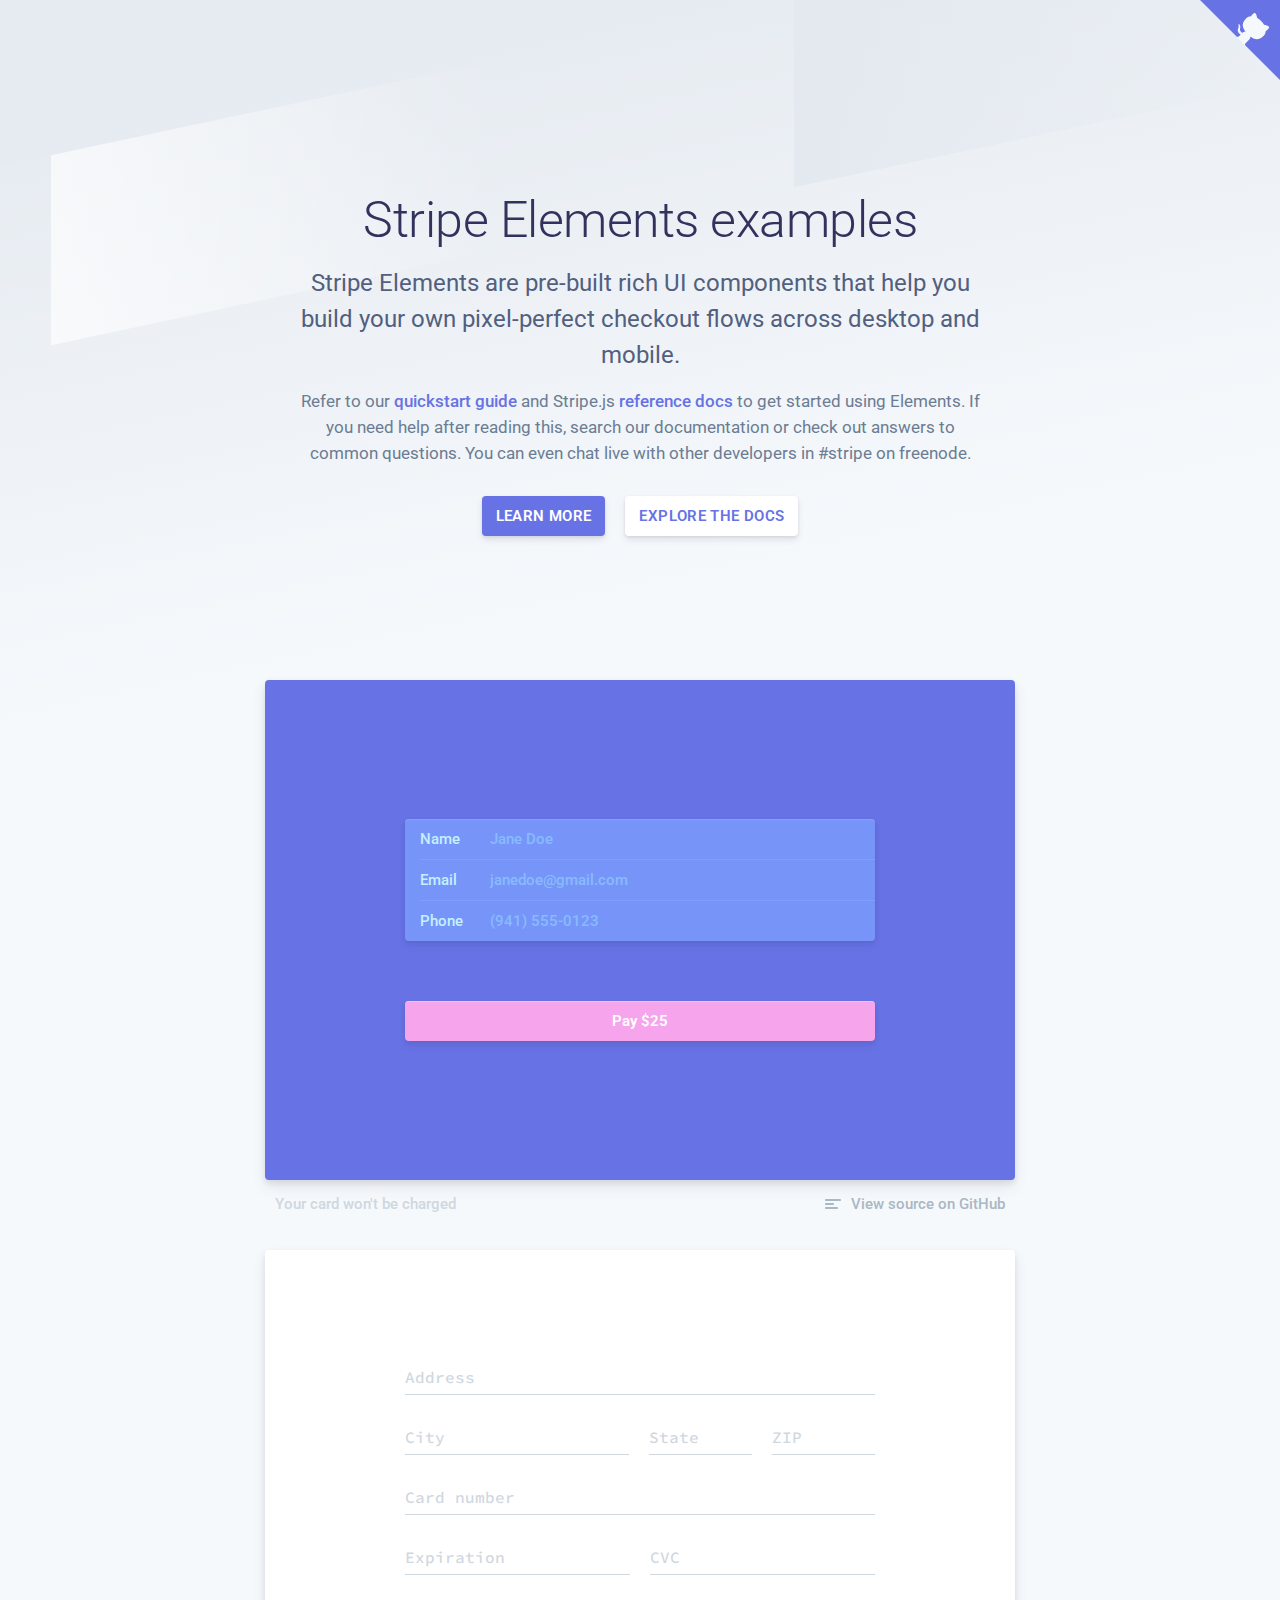
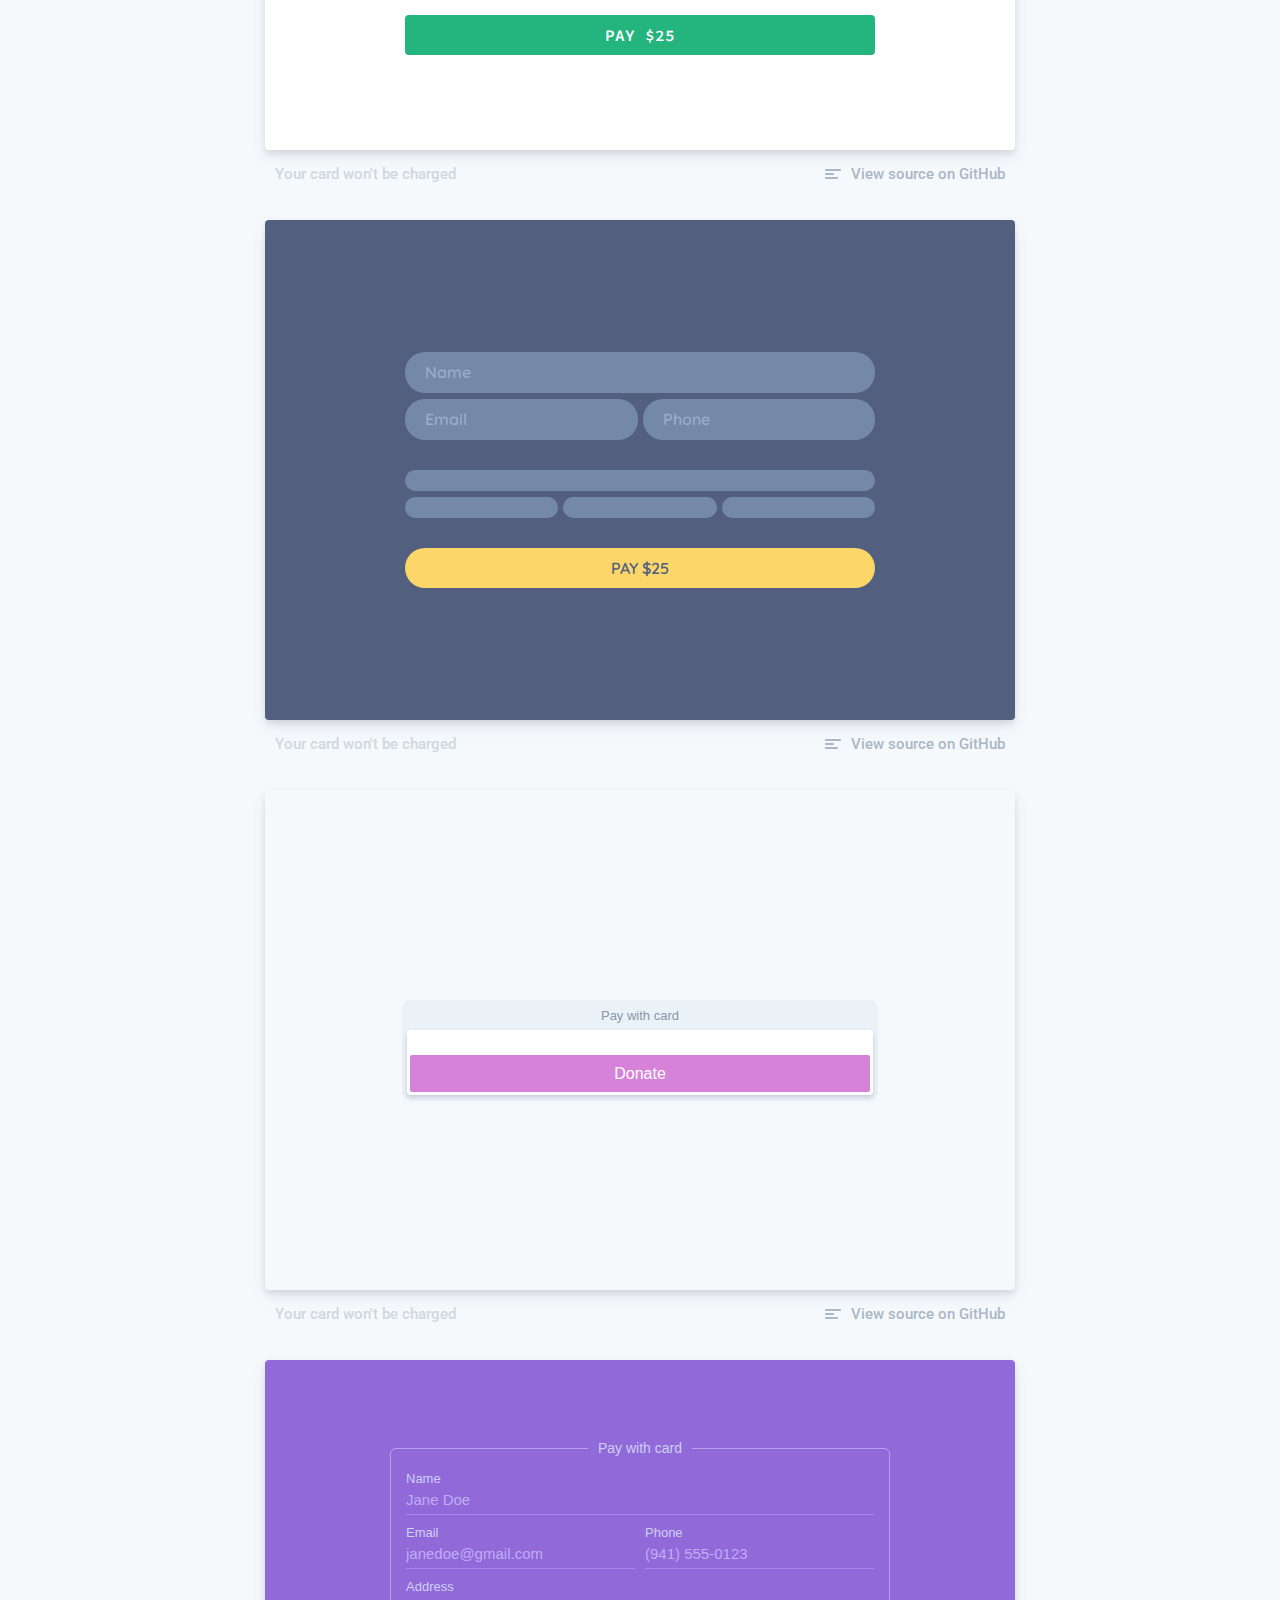
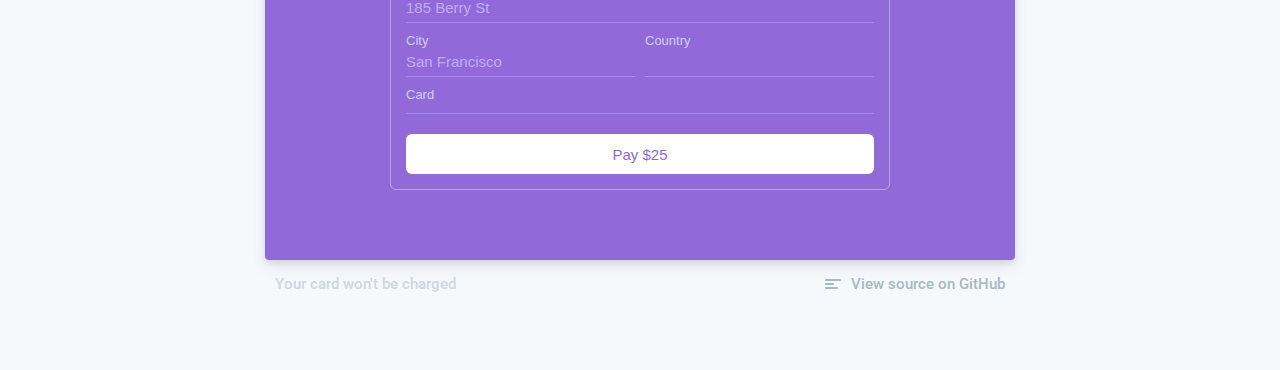
<file: en/index.html>
<html lang="en"><head>
  <meta charset="utf-8">
  <meta name="viewport" content="width=device-width, initial-scale=1">

  <title>Stripe Elements: Build beautiful, smart checkout flows</title>
  <meta name="description" content="Build beautiful, smart checkout flows.">

  <script src="https://js.stripe.com/v3/"></script>
  <script src="../js/index.js" data-rel-js=""></script>

  <link href="https://fonts.googleapis.com/css?family=Roboto" rel="stylesheet">
  <link href="https://fonts.googleapis.com/css?family=Quicksand" rel="stylesheet">
  <link href="https://fonts.googleapis.com/css?family=Source+Code+Pro" rel="stylesheet">

  <link rel="stylesheet" type="text/css" href="../css/base.css" data-rel-css="">
  <link rel="stylesheet" type="text/css" href="../css/example1.css" data-rel-css="">
  <link rel="stylesheet" type="text/css" href="../css/example2.css" data-rel-css="">
  <link rel="stylesheet" type="text/css" href="../css/example3.css" data-rel-css="">
  <link rel="stylesheet" type="text/css" href="../css/example4.css" data-rel-css="">
  <link rel="stylesheet" type="text/css" href="../css/example5.css" data-rel-css="">
</head>
<body>
  <div class="globalContent">
    <main>
    <div class="stripes">
      <div class="stripe s1"></div>
      <div class="stripe s2"></div>
      <div class="stripe s3"></div>
    </div>
    <section class="container-lg">
      <!--Intro-->
      <div class="cell intro">
        <h1 class="common-SuperTitle">Stripe Elements examples</h1>
        <p class="common-IntroText">Stripe Elements are pre-built rich UI components that help you build your own pixel-perfect checkout flows across desktop and mobile.</p>
        <p class="common-BodyText">Refer to our <a class="common-Link" href="https://stripe.com/docs/elements">quickstart guide</a> and Stripe.js <a class="common-Link" href="https://stripe.com/docs/stripe.js">reference docs</a> to get started using Elements. If you need help after reading this, search our documentation or check out answers to common questions. You can even chat live with other developers in #stripe on freenode.</p>
        <p class="common-ButtonGroup">
        <a href="https://stripe.com/elements" class="common-Button common-Button--default">
          Learn more
        </a>
        <a href="https://stripe.com/docs/elements" class="common-Button" ="elements_docs"="">
          Explore the docs
        </a>
        </p>
      </div>

      <!--Example 1-->
      <div class="cell example example1">
        <form>
          <fieldset>
            <div class="row">
              <label for="example1-name">Name</label>
              <input id="example1-name" type="text" placeholder="Jane Doe" required>
            </div>
            <div class="row">
              <label for="example1-email">Email</label>
              <input id="example1-email" type="email" placeholder="janedoe@gmail.com" required>
            </div>
            <div class="row">
              <label for="example1-phone">Phone</label>
              <input id="example1-phone" type="tel" placeholder="(941) 555-0123" required>
            </div>
          </fieldset>
          <fieldset>
            <div class="row">
              <div id="example1-card"></div>
            </div>
          </fieldset>
          <button type="submit" data-tid="elements_examples.form.pay_button">Pay $25</button>
          <div class="error" role="alert"><svg xmlns="http://www.w3.org/2000/svg" width="17" height="17" viewBox="0 0 17 17">
              <path class="base" fill="#000" d="M8.5,17 C3.80557963,17 0,13.1944204 0,8.5 C0,3.80557963 3.80557963,0 8.5,0 C13.1944204,0 17,3.80557963 17,8.5 C17,13.1944204 13.1944204,17 8.5,17 Z"/>
              <path class="glyph" fill="#FFF" d="M8.5,7.29791847 L6.12604076,4.92395924 C5.79409512,4.59201359 5.25590488,4.59201359 4.92395924,4.92395924 C4.59201359,5.25590488 4.59201359,5.79409512 4.92395924,6.12604076 L7.29791847,8.5 L4.92395924,10.8739592 C4.59201359,11.2059049 4.59201359,11.7440951 4.92395924,12.0760408 C5.25590488,12.4079864 5.79409512,12.4079864 6.12604076,12.0760408 L8.5,9.70208153 L10.8739592,12.0760408 C11.2059049,12.4079864 11.7440951,12.4079864 12.0760408,12.0760408 C12.4079864,11.7440951 12.4079864,11.2059049 12.0760408,10.8739592 L9.70208153,8.5 L12.0760408,6.12604076 C12.4079864,5.79409512 12.4079864,5.25590488 12.0760408,4.92395924 C11.7440951,4.59201359 11.2059049,4.59201359 10.8739592,4.92395924 L8.5,7.29791847 L8.5,7.29791847 Z"/>
            </svg>
            <span class="message"></span></div>
        </form>
        <div class="success">
          <div class="icon">
            <svg width="84px" height="84px" viewBox="0 0 84 84" version="1.1" xmlns="http://www.w3.org/2000/svg" xlink="http://www.w3.org/1999/xlink">
              <circle class="border" cx="42" cy="42" r="40" stroke-linecap="round" stroke-width="4" stroke="#000" fill="none"/>
              <path class="checkmark" stroke-linecap="round" stroke-linejoin="round" d="M23.375 42.5488281 36.8840688 56.0578969 64.891932 28.0500338" stroke-width="4" stroke="#000" fill="none"/>
            </svg>
          </div>
          <h3 class="title" data-tid="elements_examples.success.title">Payment successful</h3>
          <p class="message"><span data-tid="elements_examples.success.message">Thanks for trying Stripe Elements. No money was charged, but we generated a token: </span><span class="token">tok_189gMN2eZvKYlo2CwTBv9KKh</span></p>
          <a class="reset" href="#">
            <svg width="32px" height="32px" viewBox="0 0 32 32" version="1.1" xmlns="http://www.w3.org/2000/svg" xlink="http://www.w3.org/1999/xlink">
              <path fill="#000000" d="M15,7.05492878 C10.5000495,7.55237307 7,11.3674463 7,16 C7,20.9705627 11.0294373,25 16,25 C20.9705627,25 25,20.9705627 25,16 C25,15.3627484 24.4834055,14.8461538 23.8461538,14.8461538 C23.2089022,14.8461538 22.6923077,15.3627484 22.6923077,16 C22.6923077,19.6960595 19.6960595,22.6923077 16,22.6923077 C12.3039405,22.6923077 9.30769231,19.6960595 9.30769231,16 C9.30769231,12.3039405 12.3039405,9.30769231 16,9.30769231 L16,12.0841673 C16,12.1800431 16.0275652,12.2738974 16.0794108,12.354546 C16.2287368,12.5868311 16.5380938,12.6540826 16.7703788,12.5047565 L22.3457501,8.92058924 L22.3457501,8.92058924 C22.4060014,8.88185624 22.4572275,8.83063012 22.4959605,8.7703788 C22.6452866,8.53809377 22.5780351,8.22873685 22.3457501,8.07941076 L22.3457501,8.07941076 L16.7703788,4.49524351 C16.6897301,4.44339794 16.5958758,4.41583275 16.5,4.41583275 C16.2238576,4.41583275 16,4.63969037 16,4.91583275 L16,7 L15,7 L15,7.05492878 Z M16,32 C7.163444,32 0,24.836556 0,16 C0,7.163444 7.163444,0 16,0 C24.836556,0 32,7.163444 32,16 C32,24.836556 24.836556,32 16,32 Z"/>
            </svg>
          </a>
        </div>

        <div class="caption">
          <span data-tid="elements_examples.caption.no_charge" class="no-charge">Your card won&apos;t be charged</span>
          <a class="source" href="https://github.com/stripe/elements-examples/#example-1"><svg width="16px" height="10px" viewBox="0 0 16 10" version="1.1" xmlns="http://www.w3.org/2000/svg" xlink="http://www.w3.org/1999/xlink">
              <path d="M1,8 L12,8 C12.5522847,8 13,8.44771525 13,9 C13,9.55228475 12.5522847,10 12,10 L1,10 C0.44771525,10 6.76353751e-17,9.55228475 0,9 C-6.76353751e-17,8.44771525 0.44771525,8 1,8 L1,8 Z M1,4 L8,4 C8.55228475,4 9,4.44771525 9,5 C9,5.55228475 8.55228475,6 8,6 L1,6 C0.44771525,6 6.76353751e-17,5.55228475 0,5 C-6.76353751e-17,4.44771525 0.44771525,4 1,4 L1,4 Z M1,0 L15,0 C15.5522847,-1.01453063e-16 16,0.44771525 16,1 L16,1 C16,1.55228475 15.5522847,2 15,2 L1,2 C0.44771525,2 6.76353751e-17,1.55228475 0,1 L0,1 L0,1 C-6.76353751e-17,0.44771525 0.44771525,1.01453063e-16 1,0 L1,0 Z" fill="#AAB7C4"/>
            </svg><span data-tid="elements_examples.caption.view_source">View source on GitHub</span></a>
        </div>
      </div>

      <!--Example 2-->
      <div class="cell example example2">
        <form>
          <div class="row">
            <div class="field">
              <input id="example2-address" data-tid="elements_examples.form.address_placeholder" class="input empty" type="text" placeholder="185 Berry St" required>
              <label for="example2-address" data-tid="elements_examples.form.address_label">Address</label>
              <div class="baseline"></div>
            </div>
          </div>
          <div class="row">
            <div class="field half-width">
              <input id="example2-city" data-tid="elements_examples.form.city_placeholder" class="input empty" type="text" placeholder="San Francisco" required>
              <label for="example2-city" data-tid="elements_examples.form.city_label">City</label>
              <div class="baseline"></div>
            </div>
            <div class="field quarter-width">
              <input id="example2-state" data-tid="elements_examples.form.state_placeholder" class="input empty" type="text" placeholder="CA" required>
              <label for="example2-state" data-tid="elements_examples.form.state_label">State</label>
              <div class="baseline"></div>
            </div>
            <div class="field quarter-width">
              <input id="example2-postal-code" data-tid="elements_examples.form.postal_code_placeholder" class="input empty" type="text" placeholder="94107" required>
              <label for="example2-postal-code" data-tid="elements_examples.form.postal_code_label">ZIP</label>
              <div class="baseline"></div>
            </div>
          </div>
          <div class="row">
            <div class="field">
              <div id="example2-card-number" class="input empty"></div>
              <label for="example2-card-number" data-tid="elements_examples.form.card_number_label">Card number</label>
              <div class="baseline"></div>
            </div>
          </div>
          <div class="row">
            <div class="field half-width">
              <div id="example2-card-expiry" class="input empty"></div>
              <label for="example2-card-expiry" data-tid="elements_examples.form.card_expiry_label">Expiration</label>
              <div class="baseline"></div>
            </div>
            <div class="field half-width">
              <div id="example2-card-cvc" class="input empty"></div>
              <label for="example2-card-cvc" data-tid="elements_examples.form.card_cvc_label">CVC</label>
              <div class="baseline"></div>
            </div>
          </div>
        <button type="submit" data-tid="elements_examples.form.pay_button">Pay $25</button>
          <div class="error" role="alert"><svg xmlns="http://www.w3.org/2000/svg" width="17" height="17" viewBox="0 0 17 17">
              <path class="base" fill="#000" d="M8.5,17 C3.80557963,17 0,13.1944204 0,8.5 C0,3.80557963 3.80557963,0 8.5,0 C13.1944204,0 17,3.80557963 17,8.5 C17,13.1944204 13.1944204,17 8.5,17 Z"/>
              <path class="glyph" fill="#FFF" d="M8.5,7.29791847 L6.12604076,4.92395924 C5.79409512,4.59201359 5.25590488,4.59201359 4.92395924,4.92395924 C4.59201359,5.25590488 4.59201359,5.79409512 4.92395924,6.12604076 L7.29791847,8.5 L4.92395924,10.8739592 C4.59201359,11.2059049 4.59201359,11.7440951 4.92395924,12.0760408 C5.25590488,12.4079864 5.79409512,12.4079864 6.12604076,12.0760408 L8.5,9.70208153 L10.8739592,12.0760408 C11.2059049,12.4079864 11.7440951,12.4079864 12.0760408,12.0760408 C12.4079864,11.7440951 12.4079864,11.2059049 12.0760408,10.8739592 L9.70208153,8.5 L12.0760408,6.12604076 C12.4079864,5.79409512 12.4079864,5.25590488 12.0760408,4.92395924 C11.7440951,4.59201359 11.2059049,4.59201359 10.8739592,4.92395924 L8.5,7.29791847 L8.5,7.29791847 Z"/>
            </svg>
            <span class="message"></span></div>
        </form>
        <div class="success">
          <div class="icon">
            <svg width="84px" height="84px" viewBox="0 0 84 84" version="1.1" xmlns="http://www.w3.org/2000/svg" xlink="http://www.w3.org/1999/xlink">
              <circle class="border" cx="42" cy="42" r="40" stroke-linecap="round" stroke-width="4" stroke="#000" fill="none"/>
              <path class="checkmark" stroke-linecap="round" stroke-linejoin="round" d="M23.375 42.5488281 36.8840688 56.0578969 64.891932 28.0500338" stroke-width="4" stroke="#000" fill="none"/>
            </svg>
          </div>
          <h3 class="title" data-tid="elements_examples.success.title">Payment successful</h3>
          <p class="message"><span data-tid="elements_examples.success.message">Thanks for trying Stripe Elements. No money was charged, but we generated a token: </span><span class="token">tok_189gMN2eZvKYlo2CwTBv9KKh</span></p>
          <a class="reset" href="#">
            <svg width="32px" height="32px" viewBox="0 0 32 32" version="1.1" xmlns="http://www.w3.org/2000/svg" xlink="http://www.w3.org/1999/xlink">
              <path fill="#000000" d="M15,7.05492878 C10.5000495,7.55237307 7,11.3674463 7,16 C7,20.9705627 11.0294373,25 16,25 C20.9705627,25 25,20.9705627 25,16 C25,15.3627484 24.4834055,14.8461538 23.8461538,14.8461538 C23.2089022,14.8461538 22.6923077,15.3627484 22.6923077,16 C22.6923077,19.6960595 19.6960595,22.6923077 16,22.6923077 C12.3039405,22.6923077 9.30769231,19.6960595 9.30769231,16 C9.30769231,12.3039405 12.3039405,9.30769231 16,9.30769231 L16,12.0841673 C16,12.1800431 16.0275652,12.2738974 16.0794108,12.354546 C16.2287368,12.5868311 16.5380938,12.6540826 16.7703788,12.5047565 L22.3457501,8.92058924 L22.3457501,8.92058924 C22.4060014,8.88185624 22.4572275,8.83063012 22.4959605,8.7703788 C22.6452866,8.53809377 22.5780351,8.22873685 22.3457501,8.07941076 L22.3457501,8.07941076 L16.7703788,4.49524351 C16.6897301,4.44339794 16.5958758,4.41583275 16.5,4.41583275 C16.2238576,4.41583275 16,4.63969037 16,4.91583275 L16,7 L15,7 L15,7.05492878 Z M16,32 C7.163444,32 0,24.836556 0,16 C0,7.163444 7.163444,0 16,0 C24.836556,0 32,7.163444 32,16 C32,24.836556 24.836556,32 16,32 Z"/>
            </svg>
          </a>
        </div>

        <div class="caption">
          <span data-tid="elements_examples.caption.no_charge" class="no-charge">Your card won&apos;t be charged</span>
          <a class="source" href="https://github.com/stripe/elements-examples/#example-2"><svg width="16px" height="10px" viewBox="0 0 16 10" version="1.1" xmlns="http://www.w3.org/2000/svg" xlink="http://www.w3.org/1999/xlink">
              <path d="M1,8 L12,8 C12.5522847,8 13,8.44771525 13,9 C13,9.55228475 12.5522847,10 12,10 L1,10 C0.44771525,10 6.76353751e-17,9.55228475 0,9 C-6.76353751e-17,8.44771525 0.44771525,8 1,8 L1,8 Z M1,4 L8,4 C8.55228475,4 9,4.44771525 9,5 C9,5.55228475 8.55228475,6 8,6 L1,6 C0.44771525,6 6.76353751e-17,5.55228475 0,5 C-6.76353751e-17,4.44771525 0.44771525,4 1,4 L1,4 Z M1,0 L15,0 C15.5522847,-1.01453063e-16 16,0.44771525 16,1 L16,1 C16,1.55228475 15.5522847,2 15,2 L1,2 C0.44771525,2 6.76353751e-17,1.55228475 0,1 L0,1 L0,1 C-6.76353751e-17,0.44771525 0.44771525,1.01453063e-16 1,0 L1,0 Z" fill="#AAB7C4"/>
            </svg><span data-tid="elements_examples.caption.view_source">View source on GitHub</span></a>
        </div>
      </div>

      <!--Example 3-->
      <div class="cell example example3">
        <form>
          <div class="fieldset">
            <input id="example3-name" data-tid="elements_examples.form.name_label" class="field" type="text" placeholder="Name" required>
            <input id="example3-email" data-tid="elements_examples.form.email_label" class="field half-width" type="email" placeholder="Email" required>
            <input id="example3-phone" data-tid="elements_examples.form.phone_label" class="field half-width" type="tel" placeholder="Phone" required>
          </div>
          <div class="fieldset">
            <div id="example3-card-number" class="field empty"></div>
            <div id="example3-card-expiry" class="field empty third-width"></div>
            <div id="example3-card-cvc" class="field empty third-width"></div>
            <div id="example3-card-postal-code" class="field empty third-width"></div>
          </div>
          <button type="submit" data-tid="elements_examples.form.pay_button">Pay $25</button>
          <div class="error" role="alert"><svg xmlns="http://www.w3.org/2000/svg" width="17" height="17" viewBox="0 0 17 17">
              <path class="base" fill="#000" d="M8.5,17 C3.80557963,17 0,13.1944204 0,8.5 C0,3.80557963 3.80557963,0 8.5,0 C13.1944204,0 17,3.80557963 17,8.5 C17,13.1944204 13.1944204,17 8.5,17 Z"/>
              <path class="glyph" fill="#FFF" d="M8.5,7.29791847 L6.12604076,4.92395924 C5.79409512,4.59201359 5.25590488,4.59201359 4.92395924,4.92395924 C4.59201359,5.25590488 4.59201359,5.79409512 4.92395924,6.12604076 L7.29791847,8.5 L4.92395924,10.8739592 C4.59201359,11.2059049 4.59201359,11.7440951 4.92395924,12.0760408 C5.25590488,12.4079864 5.79409512,12.4079864 6.12604076,12.0760408 L8.5,9.70208153 L10.8739592,12.0760408 C11.2059049,12.4079864 11.7440951,12.4079864 12.0760408,12.0760408 C12.4079864,11.7440951 12.4079864,11.2059049 12.0760408,10.8739592 L9.70208153,8.5 L12.0760408,6.12604076 C12.4079864,5.79409512 12.4079864,5.25590488 12.0760408,4.92395924 C11.7440951,4.59201359 11.2059049,4.59201359 10.8739592,4.92395924 L8.5,7.29791847 L8.5,7.29791847 Z"/>
            </svg>
            <span class="message"></span></div>
        </form>
        <div class="success">
          <div class="icon">
            <svg width="84px" height="84px" viewBox="0 0 84 84" version="1.1" xmlns="http://www.w3.org/2000/svg" xlink="http://www.w3.org/1999/xlink">
              <circle class="border" cx="42" cy="42" r="40" stroke-linecap="round" stroke-width="4" stroke="#000" fill="none"/>
              <path class="checkmark" stroke-linecap="round" stroke-linejoin="round" d="M23.375 42.5488281 36.8840688 56.0578969 64.891932 28.0500338" stroke-width="4" stroke="#000" fill="none"/>
            </svg>
          </div>
          <h3 class="title" data-tid="elements_examples.success.title">Payment successful</h3>
          <p class="message"><span data-tid="elements_examples.success.message">Thanks for trying Stripe Elements. No money was charged, but we generated a token: </span><span class="token">tok_189gMN2eZvKYlo2CwTBv9KKh</span></p>
          <a class="reset" href="#">
            <svg width="32px" height="32px" viewBox="0 0 32 32" version="1.1" xmlns="http://www.w3.org/2000/svg" xlink="http://www.w3.org/1999/xlink">
              <path fill="#000000" d="M15,7.05492878 C10.5000495,7.55237307 7,11.3674463 7,16 C7,20.9705627 11.0294373,25 16,25 C20.9705627,25 25,20.9705627 25,16 C25,15.3627484 24.4834055,14.8461538 23.8461538,14.8461538 C23.2089022,14.8461538 22.6923077,15.3627484 22.6923077,16 C22.6923077,19.6960595 19.6960595,22.6923077 16,22.6923077 C12.3039405,22.6923077 9.30769231,19.6960595 9.30769231,16 C9.30769231,12.3039405 12.3039405,9.30769231 16,9.30769231 L16,12.0841673 C16,12.1800431 16.0275652,12.2738974 16.0794108,12.354546 C16.2287368,12.5868311 16.5380938,12.6540826 16.7703788,12.5047565 L22.3457501,8.92058924 L22.3457501,8.92058924 C22.4060014,8.88185624 22.4572275,8.83063012 22.4959605,8.7703788 C22.6452866,8.53809377 22.5780351,8.22873685 22.3457501,8.07941076 L22.3457501,8.07941076 L16.7703788,4.49524351 C16.6897301,4.44339794 16.5958758,4.41583275 16.5,4.41583275 C16.2238576,4.41583275 16,4.63969037 16,4.91583275 L16,7 L15,7 L15,7.05492878 Z M16,32 C7.163444,32 0,24.836556 0,16 C0,7.163444 7.163444,0 16,0 C24.836556,0 32,7.163444 32,16 C32,24.836556 24.836556,32 16,32 Z"/>
            </svg>
          </a>
        </div>

        <div class="caption">
          <span data-tid="elements_examples.caption.no_charge" class="no-charge">Your card won&apos;t be charged</span>
          <a class="source" href="https://github.com/stripe/elements-examples/#example-3"><svg width="16px" height="10px" viewBox="0 0 16 10" version="1.1" xmlns="http://www.w3.org/2000/svg" xlink="http://www.w3.org/1999/xlink">
              <path d="M1,8 L12,8 C12.5522847,8 13,8.44771525 13,9 C13,9.55228475 12.5522847,10 12,10 L1,10 C0.44771525,10 6.76353751e-17,9.55228475 0,9 C-6.76353751e-17,8.44771525 0.44771525,8 1,8 L1,8 Z M1,4 L8,4 C8.55228475,4 9,4.44771525 9,5 C9,5.55228475 8.55228475,6 8,6 L1,6 C0.44771525,6 6.76353751e-17,5.55228475 0,5 C-6.76353751e-17,4.44771525 0.44771525,4 1,4 L1,4 Z M1,0 L15,0 C15.5522847,-1.01453063e-16 16,0.44771525 16,1 L16,1 C16,1.55228475 15.5522847,2 15,2 L1,2 C0.44771525,2 6.76353751e-17,1.55228475 0,1 L0,1 L0,1 C-6.76353751e-17,0.44771525 0.44771525,1.01453063e-16 1,0 L1,0 Z" fill="#AAB7C4"/>
            </svg><span data-tid="elements_examples.caption.view_source">View source on GitHub</span></a>
        </div>
      </div>

      <!--Example 4-->
      <div class="cell example example4">
        <form>
          <div id="example4-paymentRequest">
            <!--Stripe Apple Pay element inserted here-->
          </div>
          <fieldset>
            <legend class="card-only" data-tid="elements_examples.example4.pay_with_card">Pay with card</legend>
            <legend class="payment-request-available" data-tid="elements_examples.example4.enter_card_manually">Or enter card details</legend>
            <div class="container">
              <div id="example4-card"></div>
              <button type="submit" data-tid="elements_examples.example4.donate_button">Donate</button>
            </div>
          </fieldset>
          <div class="error" role="alert"><svg xmlns="http://www.w3.org/2000/svg" width="17" height="17" viewBox="0 0 17 17">
              <path class="base" fill="#000" d="M8.5,17 C3.80557963,17 0,13.1944204 0,8.5 C0,3.80557963 3.80557963,0 8.5,0 C13.1944204,0 17,3.80557963 17,8.5 C17,13.1944204 13.1944204,17 8.5,17 Z"/>
              <path class="glyph" fill="#FFF" d="M8.5,7.29791847 L6.12604076,4.92395924 C5.79409512,4.59201359 5.25590488,4.59201359 4.92395924,4.92395924 C4.59201359,5.25590488 4.59201359,5.79409512 4.92395924,6.12604076 L7.29791847,8.5 L4.92395924,10.8739592 C4.59201359,11.2059049 4.59201359,11.7440951 4.92395924,12.0760408 C5.25590488,12.4079864 5.79409512,12.4079864 6.12604076,12.0760408 L8.5,9.70208153 L10.8739592,12.0760408 C11.2059049,12.4079864 11.7440951,12.4079864 12.0760408,12.0760408 C12.4079864,11.7440951 12.4079864,11.2059049 12.0760408,10.8739592 L9.70208153,8.5 L12.0760408,6.12604076 C12.4079864,5.79409512 12.4079864,5.25590488 12.0760408,4.92395924 C11.7440951,4.59201359 11.2059049,4.59201359 10.8739592,4.92395924 L8.5,7.29791847 L8.5,7.29791847 Z"/>
            </svg>
            <span class="message"></span></div>
        </form>
        <div class="success">
          <div class="icon">
            <svg width="84px" height="84px" viewBox="0 0 84 84" version="1.1" xmlns="http://www.w3.org/2000/svg" xlink="http://www.w3.org/1999/xlink">
              <circle class="border" cx="42" cy="42" r="40" stroke-linecap="round" stroke-width="4" stroke="#000" fill="none"/>
              <path class="checkmark" stroke-linecap="round" stroke-linejoin="round" d="M23.375 42.5488281 36.8840688 56.0578969 64.891932 28.0500338" stroke-width="4" stroke="#000" fill="none"/>
            </svg>
          </div>
          <h3 class="title" data-tid="elements_examples.success.title">Payment successful</h3>
          <p class="message"><span data-tid="elements_examples.success.message">Thanks for trying Stripe Elements. No money was charged, but we generated a token: </span><span class="token">tok_189gMN2eZvKYlo2CwTBv9KKh</span></p>
          <a class="reset" href="#">
            <svg width="32px" height="32px" viewBox="0 0 32 32" version="1.1" xmlns="http://www.w3.org/2000/svg" xlink="http://www.w3.org/1999/xlink">
              <path fill="#000000" d="M15,7.05492878 C10.5000495,7.55237307 7,11.3674463 7,16 C7,20.9705627 11.0294373,25 16,25 C20.9705627,25 25,20.9705627 25,16 C25,15.3627484 24.4834055,14.8461538 23.8461538,14.8461538 C23.2089022,14.8461538 22.6923077,15.3627484 22.6923077,16 C22.6923077,19.6960595 19.6960595,22.6923077 16,22.6923077 C12.3039405,22.6923077 9.30769231,19.6960595 9.30769231,16 C9.30769231,12.3039405 12.3039405,9.30769231 16,9.30769231 L16,12.0841673 C16,12.1800431 16.0275652,12.2738974 16.0794108,12.354546 C16.2287368,12.5868311 16.5380938,12.6540826 16.7703788,12.5047565 L22.3457501,8.92058924 L22.3457501,8.92058924 C22.4060014,8.88185624 22.4572275,8.83063012 22.4959605,8.7703788 C22.6452866,8.53809377 22.5780351,8.22873685 22.3457501,8.07941076 L22.3457501,8.07941076 L16.7703788,4.49524351 C16.6897301,4.44339794 16.5958758,4.41583275 16.5,4.41583275 C16.2238576,4.41583275 16,4.63969037 16,4.91583275 L16,7 L15,7 L15,7.05492878 Z M16,32 C7.163444,32 0,24.836556 0,16 C0,7.163444 7.163444,0 16,0 C24.836556,0 32,7.163444 32,16 C32,24.836556 24.836556,32 16,32 Z"/>
            </svg>
          </a>
        </div>

        <div class="caption">
          <span data-tid="elements_examples.caption.no_charge" class="no-charge">Your card won&apos;t be charged</span>
          <a class="source" href="https://github.com/stripe/elements-examples/#example-4"><svg width="16px" height="10px" viewBox="0 0 16 10" version="1.1" xmlns="http://www.w3.org/2000/svg" xlink="http://www.w3.org/1999/xlink">
              <path d="M1,8 L12,8 C12.5522847,8 13,8.44771525 13,9 C13,9.55228475 12.5522847,10 12,10 L1,10 C0.44771525,10 6.76353751e-17,9.55228475 0,9 C-6.76353751e-17,8.44771525 0.44771525,8 1,8 L1,8 Z M1,4 L8,4 C8.55228475,4 9,4.44771525 9,5 C9,5.55228475 8.55228475,6 8,6 L1,6 C0.44771525,6 6.76353751e-17,5.55228475 0,5 C-6.76353751e-17,4.44771525 0.44771525,4 1,4 L1,4 Z M1,0 L15,0 C15.5522847,-1.01453063e-16 16,0.44771525 16,1 L16,1 C16,1.55228475 15.5522847,2 15,2 L1,2 C0.44771525,2 6.76353751e-17,1.55228475 0,1 L0,1 L0,1 C-6.76353751e-17,0.44771525 0.44771525,1.01453063e-16 1,0 L1,0 Z" fill="#AAB7C4"/>
            </svg><span data-tid="elements_examples.caption.view_source">View source on GitHub</span></a>
        </div>
      </div>

      <!--Example 5-->
      <div class="cell example example5">
        <form>
          <div id="example5-paymentRequest">
            <!--Stripe payment request API element inserted here-->
          </div>
          <fieldset>
            <legend class="card-only" data-tid="elements_examples.form.pay_with_card">Pay with card</legend>
            <legend class="payment-request-available" data-tid="elements_examples.form.enter_card_manually">Or enter card details</legend>
            <div class="row">
              <div class="field">
                <label for="example5-name" data-tid="elements_examples.form.name_label">Name</label>
                <input id="example5-name" data-tid="elements_examples.form.name_placeholder" class="input" type="text" placeholder="Jane Doe" required>
              </div>
            </div>
            <div class="row">
              <div class="field">
                <label for="example5-email" data-tid="elements_examples.form.email_label">Email</label>
                <input id="example5-email" data-tid="elements_examples.form.email_placeholder" class="input" type="text" placeholder="janedoe@gmail.com" required>
              </div>
              <div class="field">
                <label for="example5-phone" data-tid="elements_examples.form.phone_label">Phone</label>
                <input id="example5-phone" data-tid="elements_examples.form.phone_placeholder" class="input" type="text" placeholder="(941) 555-0123" required>
              </div>
            </div>
            <div class="row">
              <div class="field">
                <label for="example5-address" data-tid="elements_examples.form.address_label">Address</label>
                <input id="example5-address" data-tid="elements_examples.form.address_placeholder" class="input" type="text" placeholder="185 Berry St" required>
              </div>
            </div>
            <div class="row">
              <div class="field">
                <label for="example5-city" data-tid="elements_examples.form.city_label">City</label>
                <input id="example5-city" data-tid="elements_examples.form.city_placeholder" class="input" type="text" placeholder="San Francisco" required>
              </div>
              <div class="field">
                <label for="example5-country" data-tid="elements_examples.form.country_label">Country</label>
                <select id="example5-country" data-tid="elements_examples.form.country_placeholder" class="input">
                  United States
                </select>
              </div>
            </div>
            <div class="row">
              <div class="field">
                <label for="example5-card" data-tid="elements_examples.form.card_label">Card</label>
                <div id="example5-card" class="input"></div>
              </div>
            </div>
            <button type="submit" data-tid="elements_examples.form.pay_button">Pay $25</button>
          </fieldset>
          <div class="error" role="alert"><svg xmlns="http://www.w3.org/2000/svg" width="17" height="17" viewBox="0 0 17 17">
              <path class="base" fill="#000" d="M8.5,17 C3.80557963,17 0,13.1944204 0,8.5 C0,3.80557963 3.80557963,0 8.5,0 C13.1944204,0 17,3.80557963 17,8.5 C17,13.1944204 13.1944204,17 8.5,17 Z"/>
              <path class="glyph" fill="#FFF" d="M8.5,7.29791847 L6.12604076,4.92395924 C5.79409512,4.59201359 5.25590488,4.59201359 4.92395924,4.92395924 C4.59201359,5.25590488 4.59201359,5.79409512 4.92395924,6.12604076 L7.29791847,8.5 L4.92395924,10.8739592 C4.59201359,11.2059049 4.59201359,11.7440951 4.92395924,12.0760408 C5.25590488,12.4079864 5.79409512,12.4079864 6.12604076,12.0760408 L8.5,9.70208153 L10.8739592,12.0760408 C11.2059049,12.4079864 11.7440951,12.4079864 12.0760408,12.0760408 C12.4079864,11.7440951 12.4079864,11.2059049 12.0760408,10.8739592 L9.70208153,8.5 L12.0760408,6.12604076 C12.4079864,5.79409512 12.4079864,5.25590488 12.0760408,4.92395924 C11.7440951,4.59201359 11.2059049,4.59201359 10.8739592,4.92395924 L8.5,7.29791847 L8.5,7.29791847 Z"/>
            </svg>
            <span class="message"></span></div>
        </form>
        <div class="success">
          <div class="icon">
            <svg width="84px" height="84px" viewBox="0 0 84 84" version="1.1" xmlns="http://www.w3.org/2000/svg" xlink="http://www.w3.org/1999/xlink">
              <circle class="border" cx="42" cy="42" r="40" stroke-linecap="round" stroke-width="4" stroke="#000" fill="none"/>
              <path class="checkmark" stroke-linecap="round" stroke-linejoin="round" d="M23.375 42.5488281 36.8840688 56.0578969 64.891932 28.0500338" stroke-width="4" stroke="#000" fill="none"/>
            </svg>
          </div>
          <h3 class="title" data-tid="elements_examples.success.title">Payment successful</h3>
          <p class="message"><span data-tid="elements_examples.success.message">Thanks for trying Stripe Elements. No money was charged, but we generated a token: </span><span class="token">tok_189gMN2eZvKYlo2CwTBv9KKh</span></p>
          <a class="reset" href="#">
            <svg width="32px" height="32px" viewBox="0 0 32 32" version="1.1" xmlns="http://www.w3.org/2000/svg" xlink="http://www.w3.org/1999/xlink">
              <path fill="#000000" d="M15,7.05492878 C10.5000495,7.55237307 7,11.3674463 7,16 C7,20.9705627 11.0294373,25 16,25 C20.9705627,25 25,20.9705627 25,16 C25,15.3627484 24.4834055,14.8461538 23.8461538,14.8461538 C23.2089022,14.8461538 22.6923077,15.3627484 22.6923077,16 C22.6923077,19.6960595 19.6960595,22.6923077 16,22.6923077 C12.3039405,22.6923077 9.30769231,19.6960595 9.30769231,16 C9.30769231,12.3039405 12.3039405,9.30769231 16,9.30769231 L16,12.0841673 C16,12.1800431 16.0275652,12.2738974 16.0794108,12.354546 C16.2287368,12.5868311 16.5380938,12.6540826 16.7703788,12.5047565 L22.3457501,8.92058924 L22.3457501,8.92058924 C22.4060014,8.88185624 22.4572275,8.83063012 22.4959605,8.7703788 C22.6452866,8.53809377 22.5780351,8.22873685 22.3457501,8.07941076 L22.3457501,8.07941076 L16.7703788,4.49524351 C16.6897301,4.44339794 16.5958758,4.41583275 16.5,4.41583275 C16.2238576,4.41583275 16,4.63969037 16,4.91583275 L16,7 L15,7 L15,7.05492878 Z M16,32 C7.163444,32 0,24.836556 0,16 C0,7.163444 7.163444,0 16,0 C24.836556,0 32,7.163444 32,16 C32,24.836556 24.836556,32 16,32 Z"/>
            </svg>
          </a>
        </div>

        <div class="caption">
          <span data-tid="elements_examples.caption.no_charge" class="no-charge">Your card won&apos;t be charged</span>
          <a class="source" href="https://github.com/stripe/elements-examples/#example-5"><svg width="16px" height="10px" viewBox="0 0 16 10" version="1.1" xmlns="http://www.w3.org/2000/svg" xlink="http://www.w3.org/1999/xlink">
              <path d="M1,8 L12,8 C12.5522847,8 13,8.44771525 13,9 C13,9.55228475 12.5522847,10 12,10 L1,10 C0.44771525,10 6.76353751e-17,9.55228475 0,9 C-6.76353751e-17,8.44771525 0.44771525,8 1,8 L1,8 Z M1,4 L8,4 C8.55228475,4 9,4.44771525 9,5 C9,5.55228475 8.55228475,6 8,6 L1,6 C0.44771525,6 6.76353751e-17,5.55228475 0,5 C-6.76353751e-17,4.44771525 0.44771525,4 1,4 L1,4 Z M1,0 L15,0 C15.5522847,-1.01453063e-16 16,0.44771525 16,1 L16,1 C16,1.55228475 15.5522847,2 15,2 L1,2 C0.44771525,2 6.76353751e-17,1.55228475 0,1 L0,1 L0,1 C-6.76353751e-17,0.44771525 0.44771525,1.01453063e-16 1,0 L1,0 Z" fill="#AAB7C4"/>
            </svg><span data-tid="elements_examples.caption.view_source">View source on GitHub</span></a>
        </div>
      </div>
    </section>
    <a href="https://github.com/stripe/elements-examples" class="github-corner" aria-label="View source on Github"><svg width="80" height="80" viewBox="0 0 250 250" style="fill:#6772e5; color:#f6f9fc; position: absolute; top: 0; border: 0; right: 0;" aria-hidden="true"><path d="M0,0 L115,115 L130,115 L142,142 L250,250 L250,0 Z"/><path d="M128.3,109.0 C113.8,99.7 119.0,89.6 119.0,89.6 C122.0,82.7 120.5,78.6 120.5,78.6 C119.2,72.0 123.4,76.3 123.4,76.3 C127.3,80.9 125.5,87.3 125.5,87.3 C122.9,97.6 130.6,101.9 134.4,103.2" fill="currentColor" style="transform-origin: 130px 106px;" class="octo-arm"/><path d="M115.0,115.0 C114.9,115.1 118.7,116.5 119.8,115.4 L133.7,101.6 C136.9,99.2 139.9,98.4 142.2,98.6 C133.8,88.0 127.5,74.4 143.8,58.0 C148.5,53.4 154.0,51.2 159.7,51.0 C160.3,49.4 163.2,43.6 171.4,40.1 C171.4,40.1 176.1,42.5 178.8,56.2 C183.1,58.6 187.2,61.8 190.9,65.4 C194.5,69.0 197.7,73.2 200.1,77.6 C213.8,80.2 216.3,84.9 216.3,84.9 C212.7,93.1 206.9,96.0 205.4,96.6 C205.1,102.4 203.0,107.8 198.3,112.5 C181.9,128.9 168.3,122.5 157.7,114.1 C157.9,116.9 156.7,120.9 152.7,124.9 L141.0,136.5 C139.8,137.7 141.6,141.9 141.8,141.8 Z" fill="currentColor" class="octo-body"/></svg></a><style>.github-corner:hover .octo-arm{animation:octocat-wave 560ms ease-in-out}@keyframes octocat-wave{0%,100%{transform:rotate(0)}20%,60%{transform:rotate(-25deg)}40%,80%{transform:rotate(10deg)}}@media (max-width:500px){.github-corner:hover .octo-arm{animation:none}.github-corner .octo-arm{animation:octocat-wave 560ms ease-in-out}}</style>
    </main>
  </div>

  <script src="../js/example1.js" data-rel-js=""></script>
  <script src="../js/example2.js" data-rel-js=""></script>
  <script src="../js/example3.js" data-rel-js=""></script>
  <script src="../js/example4.js" data-rel-js=""></script>
  <script src="../js/example5.js" data-rel-js=""></script>


</body></html>
</file>
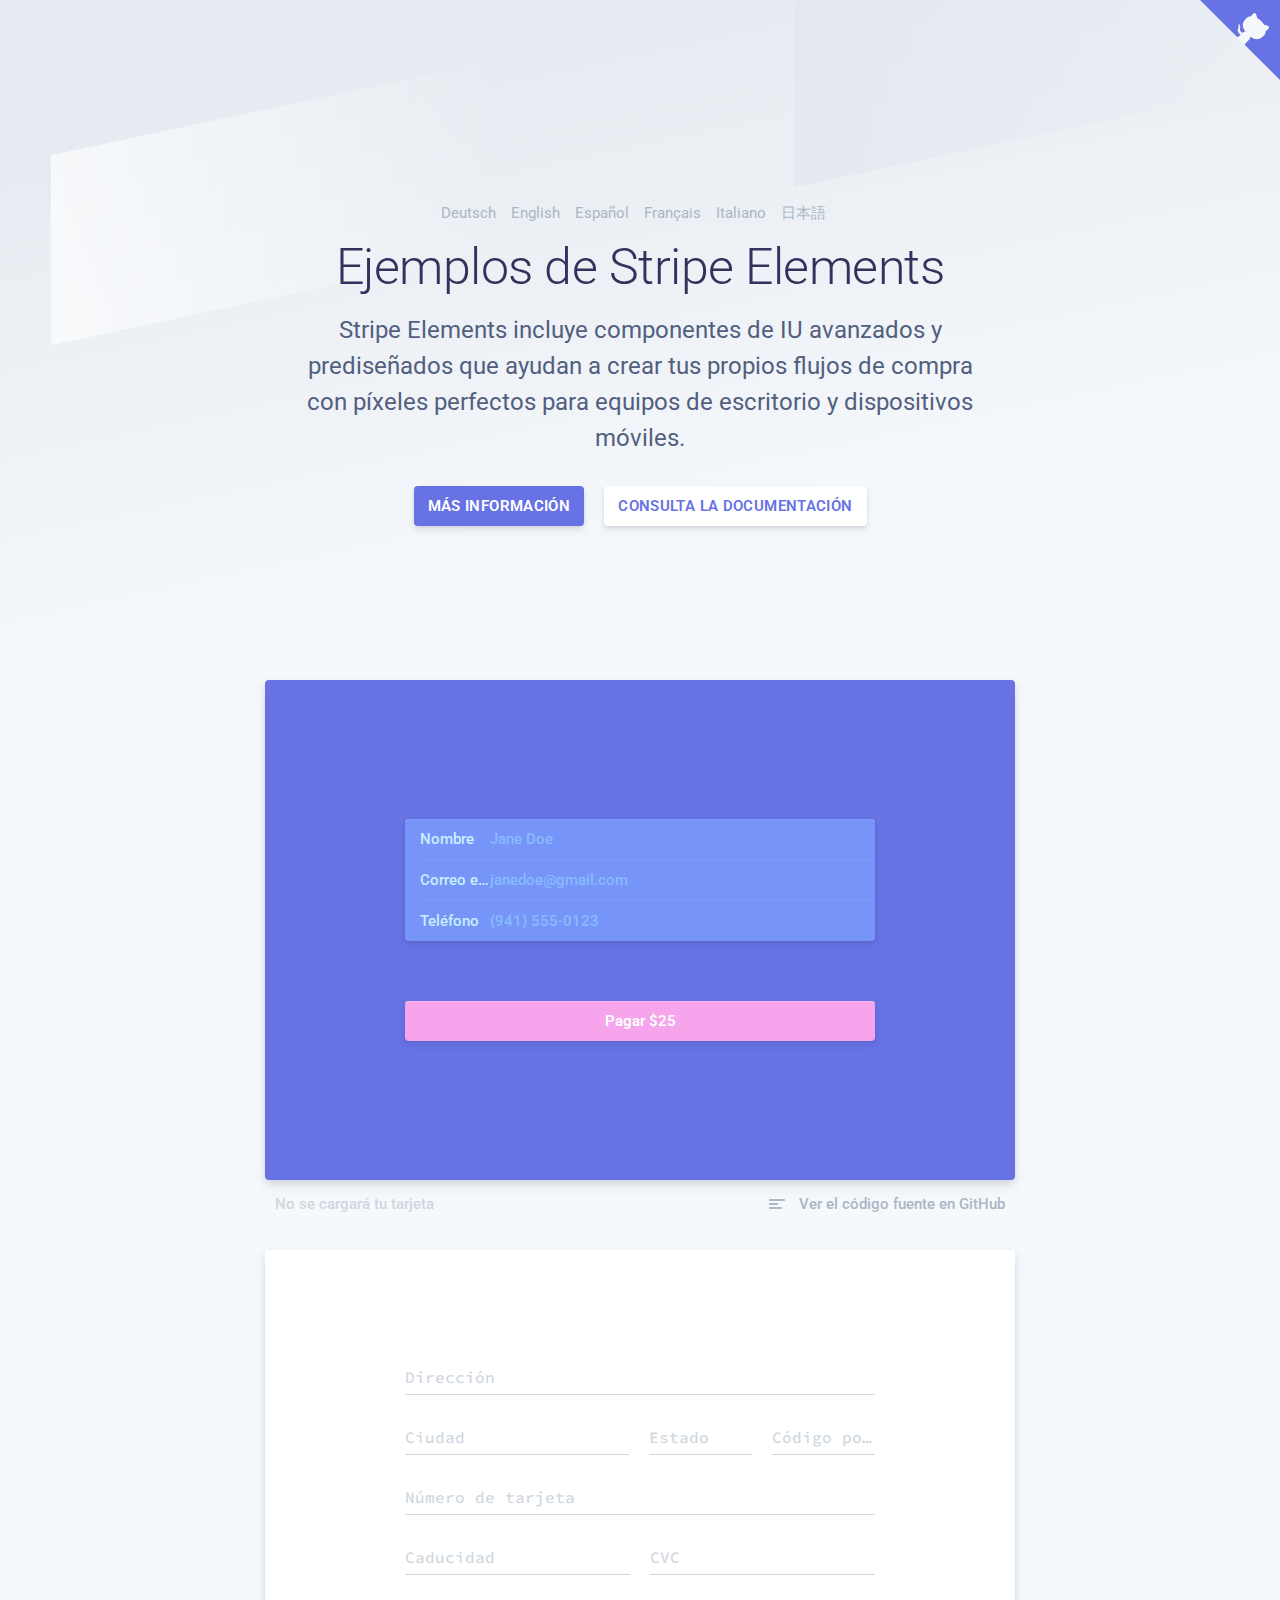
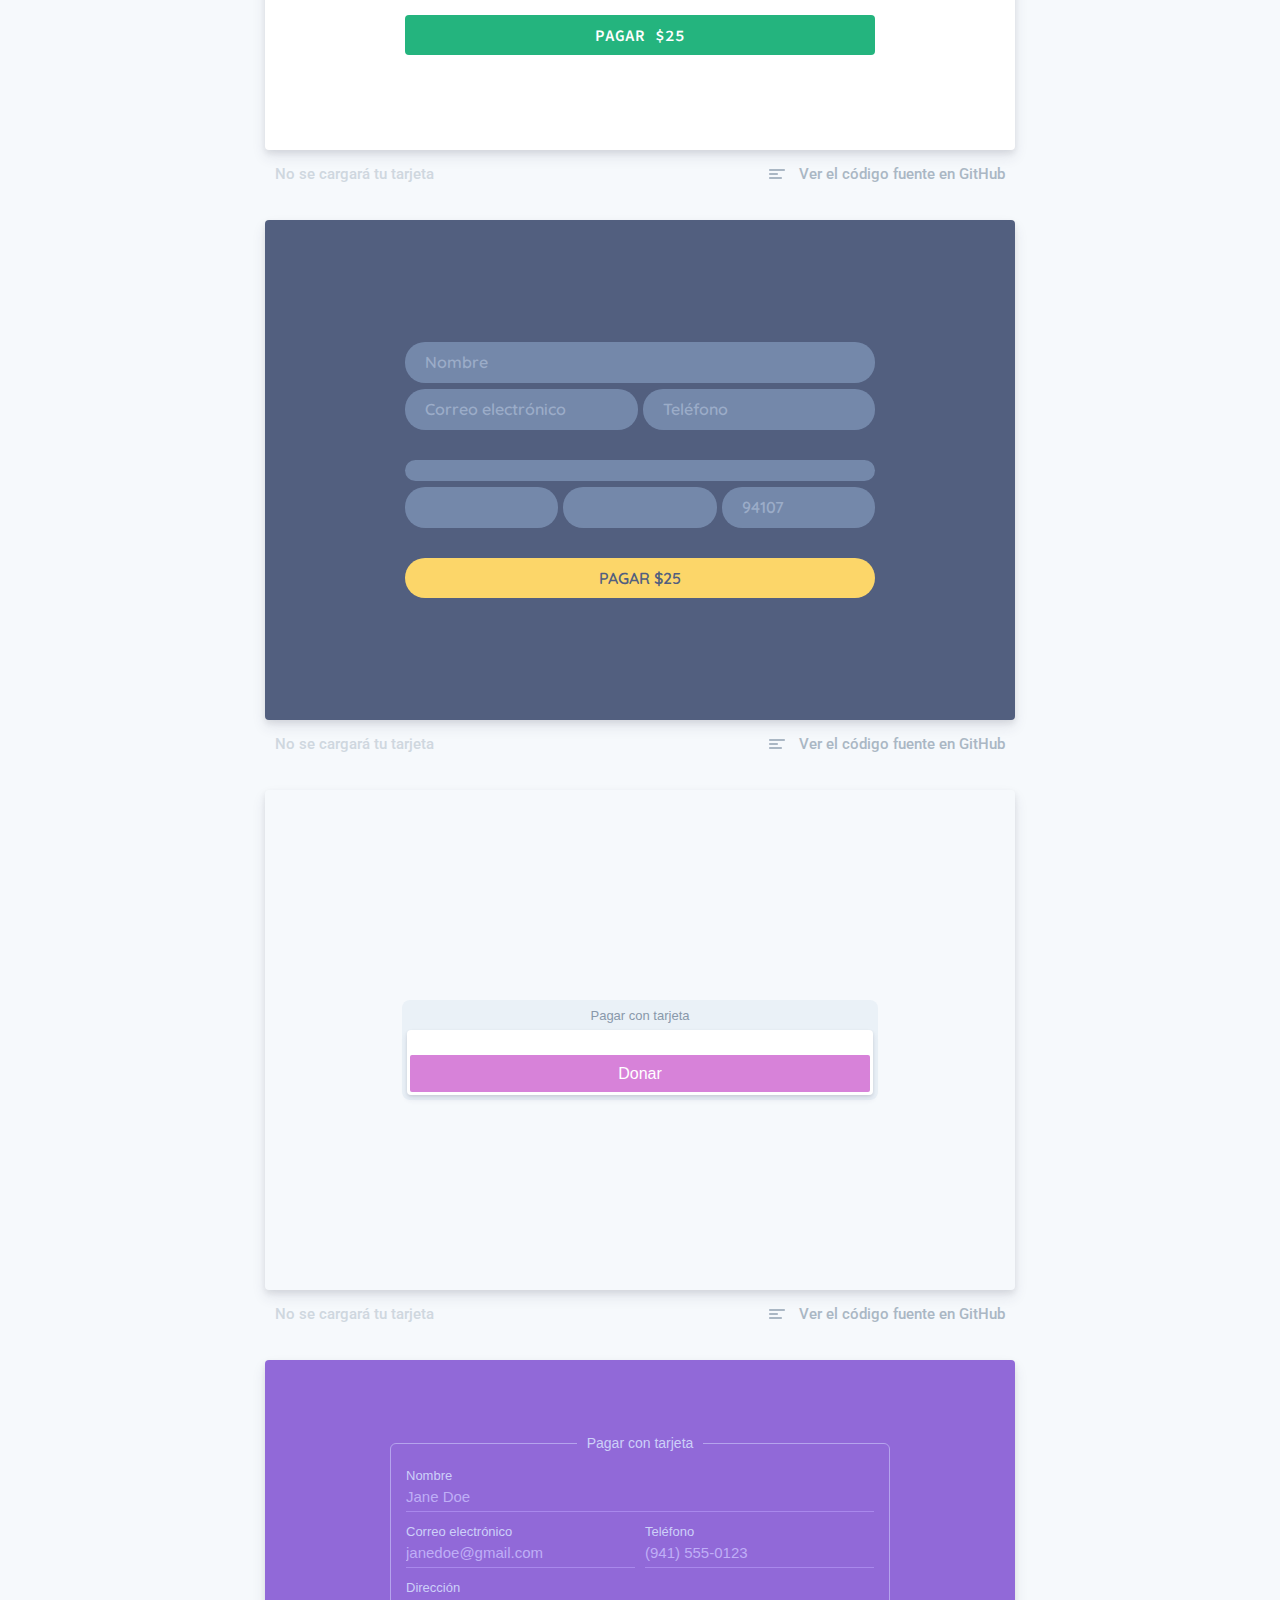
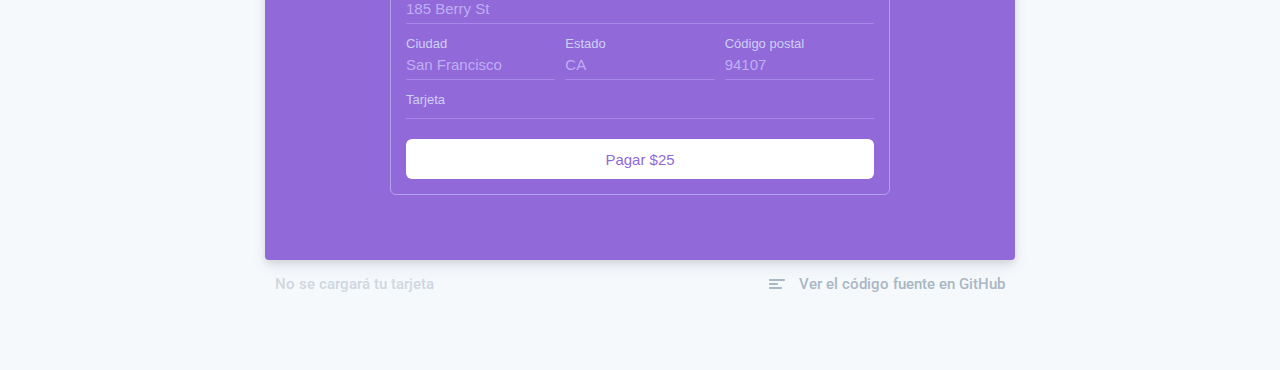
<file: es/index.html>
<!DOCTYPE html><html lang="es"><head>
  <meta charset="utf-8">
  <meta name="viewport" content="width=device-width, initial-scale=1">

  <title data-tid="elements_examples.meta.title">Stripe Elements: Build beautiful, smart checkout flows</title>
  <meta data-tid="elements_examples.meta.description" name="description" content="Build beautiful, smart checkout flows.">

  <link rel="shortcut icon" href="img/favicon.ico">
  <link rel="apple-touch-icon-precomposed" href="img/apple-touch-icon/180x180.png">
  <link rel="icon" href="img/apple-touch-icon/180x180.png">

  <script src="https://js.stripe.com/v3/"></script>
  <script src="../js/index.js" data-rel-js=""></script>

  <link href="https://fonts.googleapis.com/css?family=Roboto" rel="stylesheet">
  <link href="https://fonts.googleapis.com/css?family=Quicksand" rel="stylesheet">
  <link href="https://fonts.googleapis.com/css?family=Source+Code+Pro" rel="stylesheet">

  <link rel="stylesheet" type="text/css" href="../css/base.css" data-rel-css="">

  <!-- CSS for each example: -->
  <link rel="stylesheet" type="text/css" href="../css/example1.css" data-rel-css="">
  <link rel="stylesheet" type="text/css" href="../css/example2.css" data-rel-css="">
  <link rel="stylesheet" type="text/css" href="../css/example3.css" data-rel-css="">
  <link rel="stylesheet" type="text/css" href="../css/example4.css" data-rel-css="">
  <link rel="stylesheet" type="text/css" href="../css/example5.css" data-rel-css="">
</head>
<body>
  <div class="globalContent">
    <main>
    <div class="stripes">
      <div class="stripe s1"></div>
      <div class="stripe s2"></div>
      <div class="stripe s3"></div>
    </div>
    <section class="container-lg">
      <!--Intro-->
      <div class="cell intro">
        <ul class="optionList" role="tablist">
          <li role="tab">
            <a data-lang="de">
              Deutsch
            </a>
          </li>
          <li role="tab">
            <a data-lang="en">
              English
            </a>
          </li>
          <li role="tab">
            <a data-lang="es">
              Espa&#xF1;ol
            </a>
          </li>
          <li role="tab">
            <a data-lang="fr">
              Fran&#xE7;ais
            </a>
          </li>
          <li role="tab">
            <a data-lang="it">
              Italiano
            </a>
          </li>
          <li role="tab">
            <a data-lang="ja">
              &#x65E5;&#x672C;&#x8A9E;
            </a>
          </li>
        </ul>
        <h1 data-tid="elements_examples.intro.title" class="common-SuperTitle">Ejemplos de Stripe Elements</h1>
        <p data-tid="elements_examples.intro.subtitle" class="common-IntroText">Stripe Elements incluye componentes de IU avanzados y predise&#xF1;ados que ayudan a crear tus propios flujos de compra con p&#xED;xeles perfectos para equipos de escritorio y dispositivos m&#xF3;viles.</p>
        <p class="common-ButtonGroup">
        <a data-tid="elements_examples.intro.button_learn_more" href="https://stripe.com/elements" class="common-Button common-Button--default">M&#xE1;s informaci&#xF3;n</a>
        <a data-tid="elements_examples.intro.button_docs" href="https://stripe.com/docs/stripe-js" class="common-Button" ="elements_docs"="">Consulta la documentaci&#xF3;n</a>
      </p></div>

      <!--Example 1-->
      <div class="cell example example1" id="example-1">
        <form>
          <fieldset>
            <div class="row">
              <label for="example1-name" data-tid="elements_examples.form.name_label">Nombre</label>
              <input id="example1-name" data-tid="elements_examples.form.name_placeholder" type="text" placeholder="Jane Doe" required autocomplete="name">
            </div>
            <div class="row">
              <label for="example1-email" data-tid="elements_examples.form.email_label">Correo electr&#xF3;nico</label>
              <input id="example1-email" data-tid="elements_examples.form.email_placeholder" type="email" placeholder="janedoe@gmail.com" required autocomplete="email">
            </div>
            <div class="row">
              <label for="example1-phone" data-tid="elements_examples.form.phone_label">Tel&#xE9;fono</label>
              <input id="example1-phone" data-tid="elements_examples.form.phone_placeholder" type="tel" placeholder="(941) 555-0123" required autocomplete="tel">
            </div>
          </fieldset>
          <fieldset>
            <div class="row">
              <div id="example1-card"></div>
            </div>
          </fieldset>
          <button type="submit" data-tid="elements_examples.form.pay_button">Pagar $25</button>
          <div class="error" role="alert"><svg xmlns="http://www.w3.org/2000/svg" width="17" height="17" viewBox="0 0 17 17">
              <path class="base" fill="#000" d="M8.5,17 C3.80557963,17 0,13.1944204 0,8.5 C0,3.80557963 3.80557963,0 8.5,0 C13.1944204,0 17,3.80557963 17,8.5 C17,13.1944204 13.1944204,17 8.5,17 Z"/>
              <path class="glyph" fill="#FFF" d="M8.5,7.29791847 L6.12604076,4.92395924 C5.79409512,4.59201359 5.25590488,4.59201359 4.92395924,4.92395924 C4.59201359,5.25590488 4.59201359,5.79409512 4.92395924,6.12604076 L7.29791847,8.5 L4.92395924,10.8739592 C4.59201359,11.2059049 4.59201359,11.7440951 4.92395924,12.0760408 C5.25590488,12.4079864 5.79409512,12.4079864 6.12604076,12.0760408 L8.5,9.70208153 L10.8739592,12.0760408 C11.2059049,12.4079864 11.7440951,12.4079864 12.0760408,12.0760408 C12.4079864,11.7440951 12.4079864,11.2059049 12.0760408,10.8739592 L9.70208153,8.5 L12.0760408,6.12604076 C12.4079864,5.79409512 12.4079864,5.25590488 12.0760408,4.92395924 C11.7440951,4.59201359 11.2059049,4.59201359 10.8739592,4.92395924 L8.5,7.29791847 L8.5,7.29791847 Z"/>
            </svg>
            <span class="message"></span></div>
        </form>
        <div class="success">
          <div class="icon">
            <svg width="84px" height="84px" viewBox="0 0 84 84" version="1.1" xmlns="http://www.w3.org/2000/svg" xlink="http://www.w3.org/1999/xlink">
              <circle class="border" cx="42" cy="42" r="40" stroke-linecap="round" stroke-width="4" stroke="#000" fill="none"/>
              <path class="checkmark" stroke-linecap="round" stroke-linejoin="round" d="M23.375 42.5488281 36.8840688 56.0578969 64.891932 28.0500338" stroke-width="4" stroke="#000" fill="none"/>
            </svg>
          </div>
          <h3 class="title" data-tid="elements_examples.success.title">Pago realizado</h3>
          <p class="message"><span data-tid="elements_examples.success.message">Gracias por probar Elements. No se ha realizado ning&#xFA;n cobro, pero hemos generado un token:</span><span class="token">tok_189gMN2eZvKYlo2CwTBv9KKh</span></p>
          <a class="reset" href="#">
            <svg width="32px" height="32px" viewBox="0 0 32 32" version="1.1" xmlns="http://www.w3.org/2000/svg" xlink="http://www.w3.org/1999/xlink">
              <path fill="#000000" d="M15,7.05492878 C10.5000495,7.55237307 7,11.3674463 7,16 C7,20.9705627 11.0294373,25 16,25 C20.9705627,25 25,20.9705627 25,16 C25,15.3627484 24.4834055,14.8461538 23.8461538,14.8461538 C23.2089022,14.8461538 22.6923077,15.3627484 22.6923077,16 C22.6923077,19.6960595 19.6960595,22.6923077 16,22.6923077 C12.3039405,22.6923077 9.30769231,19.6960595 9.30769231,16 C9.30769231,12.3039405 12.3039405,9.30769231 16,9.30769231 L16,12.0841673 C16,12.1800431 16.0275652,12.2738974 16.0794108,12.354546 C16.2287368,12.5868311 16.5380938,12.6540826 16.7703788,12.5047565 L22.3457501,8.92058924 L22.3457501,8.92058924 C22.4060014,8.88185624 22.4572275,8.83063012 22.4959605,8.7703788 C22.6452866,8.53809377 22.5780351,8.22873685 22.3457501,8.07941076 L22.3457501,8.07941076 L16.7703788,4.49524351 C16.6897301,4.44339794 16.5958758,4.41583275 16.5,4.41583275 C16.2238576,4.41583275 16,4.63969037 16,4.91583275 L16,7 L15,7 L15,7.05492878 Z M16,32 C7.163444,32 0,24.836556 0,16 C0,7.163444 7.163444,0 16,0 C24.836556,0 32,7.163444 32,16 C32,24.836556 24.836556,32 16,32 Z"/>
            </svg>
          </a>
        </div>

        <div class="caption">
          <span data-tid="elements_examples.caption.no_charge" class="no-charge">No se cargar&#xE1; tu tarjeta</span>
          <a class="source" href="https://github.com/stripe/elements-examples/#example-1">
            <svg width="16px" height="10px" viewBox="0 0 16 10" version="1.1" xmlns="http://www.w3.org/2000/svg" xlink="http://www.w3.org/1999/xlink">
              <path d="M1,8 L12,8 C12.5522847,8 13,8.44771525 13,9 C13,9.55228475 12.5522847,10 12,10 L1,10 C0.44771525,10 6.76353751e-17,9.55228475 0,9 C-6.76353751e-17,8.44771525 0.44771525,8 1,8 L1,8 Z M1,4 L8,4 C8.55228475,4 9,4.44771525 9,5 C9,5.55228475 8.55228475,6 8,6 L1,6 C0.44771525,6 6.76353751e-17,5.55228475 0,5 C-6.76353751e-17,4.44771525 0.44771525,4 1,4 L1,4 Z M1,0 L15,0 C15.5522847,-1.01453063e-16 16,0.44771525 16,1 L16,1 C16,1.55228475 15.5522847,2 15,2 L1,2 C0.44771525,2 6.76353751e-17,1.55228475 0,1 L0,1 L0,1 C-6.76353751e-17,0.44771525 0.44771525,1.01453063e-16 1,0 L1,0 Z" fill="#AAB7C4"/>
            </svg>
            <span data-tid="elements_examples.caption.view_source">Ver el c&#xF3;digo fuente en GitHub</span>
          </a>
        </div>
      </div>

      <!--Example 2-->
      <div class="cell example example2" id="example-2">
        <form>
          <div data-locale-reversible="">
            <div class="row">
              <div class="field">
                <input id="example2-address" data-tid="elements_examples.form.address_placeholder" class="input empty" type="text" placeholder="185 Berry St" required autocomplete="address-line1">
                <label for="example2-address" data-tid="elements_examples.form.address_label">Direcci&#xF3;n</label>
                <div class="baseline"></div>
              </div>
            </div>
            <div class="row" data-locale-reversible="">
              <div class="field half-width">
                <input id="example2-city" data-tid="elements_examples.form.city_placeholder" class="input empty" type="text" placeholder="San Francisco" required autocomplete="address-level2">
                <label for="example2-city" data-tid="elements_examples.form.city_label">Ciudad</label>
                <div class="baseline"></div>
              </div>
              <div class="field quarter-width">
                <input id="example2-state" data-tid="elements_examples.form.state_placeholder" class="input empty" type="text" placeholder="CA" required autocomplete="address-level1">
                <label for="example2-state" data-tid="elements_examples.form.state_label">Estado</label>
                <div class="baseline"></div>
              </div>
              <div class="field quarter-width">
                <input id="example2-zip" data-tid="elements_examples.form.postal_code_placeholder" class="input empty" type="text" placeholder="94107" required autocomplete="postal-code">
                <label for="example2-zip" data-tid="elements_examples.form.postal_code_label">C&#xF3;digo postal</label>
                <div class="baseline"></div>
              </div>
            </div>
          </div>
          <div class="row">
            <div class="field">
              <div id="example2-card-number" class="input empty"></div>
              <label for="example2-card-number" data-tid="elements_examples.form.card_number_label">N&#xFA;mero de tarjeta</label>
              <div class="baseline"></div>
            </div>
          </div>
          <div class="row">
            <div class="field half-width">
              <div id="example2-card-expiry" class="input empty"></div>
              <label for="example2-card-expiry" data-tid="elements_examples.form.card_expiry_label">Caducidad</label>
              <div class="baseline"></div>
            </div>
            <div class="field half-width">
              <div id="example2-card-cvc" class="input empty"></div>
              <label for="example2-card-cvc" data-tid="elements_examples.form.card_cvc_label">CVC</label>
              <div class="baseline"></div>
            </div>
          </div>
        <button type="submit" data-tid="elements_examples.form.pay_button">Pagar $25</button>
          <div class="error" role="alert"><svg xmlns="http://www.w3.org/2000/svg" width="17" height="17" viewBox="0 0 17 17">
              <path class="base" fill="#000" d="M8.5,17 C3.80557963,17 0,13.1944204 0,8.5 C0,3.80557963 3.80557963,0 8.5,0 C13.1944204,0 17,3.80557963 17,8.5 C17,13.1944204 13.1944204,17 8.5,17 Z"/>
              <path class="glyph" fill="#FFF" d="M8.5,7.29791847 L6.12604076,4.92395924 C5.79409512,4.59201359 5.25590488,4.59201359 4.92395924,4.92395924 C4.59201359,5.25590488 4.59201359,5.79409512 4.92395924,6.12604076 L7.29791847,8.5 L4.92395924,10.8739592 C4.59201359,11.2059049 4.59201359,11.7440951 4.92395924,12.0760408 C5.25590488,12.4079864 5.79409512,12.4079864 6.12604076,12.0760408 L8.5,9.70208153 L10.8739592,12.0760408 C11.2059049,12.4079864 11.7440951,12.4079864 12.0760408,12.0760408 C12.4079864,11.7440951 12.4079864,11.2059049 12.0760408,10.8739592 L9.70208153,8.5 L12.0760408,6.12604076 C12.4079864,5.79409512 12.4079864,5.25590488 12.0760408,4.92395924 C11.7440951,4.59201359 11.2059049,4.59201359 10.8739592,4.92395924 L8.5,7.29791847 L8.5,7.29791847 Z"/>
            </svg>
            <span class="message"></span></div>
        </form>
        <div class="success">
          <div class="icon">
            <svg width="84px" height="84px" viewBox="0 0 84 84" version="1.1" xmlns="http://www.w3.org/2000/svg" xlink="http://www.w3.org/1999/xlink">
              <circle class="border" cx="42" cy="42" r="40" stroke-linecap="round" stroke-width="4" stroke="#000" fill="none"/>
              <path class="checkmark" stroke-linecap="round" stroke-linejoin="round" d="M23.375 42.5488281 36.8840688 56.0578969 64.891932 28.0500338" stroke-width="4" stroke="#000" fill="none"/>
            </svg>
          </div>
          <h3 class="title" data-tid="elements_examples.success.title">Pago realizado</h3>
          <p class="message"><span data-tid="elements_examples.success.message">Gracias por probar Elements. No se ha realizado ning&#xFA;n cobro, pero hemos generado un token:</span><span class="token">tok_189gMN2eZvKYlo2CwTBv9KKh</span></p>
          <a class="reset" href="#">
            <svg width="32px" height="32px" viewBox="0 0 32 32" version="1.1" xmlns="http://www.w3.org/2000/svg" xlink="http://www.w3.org/1999/xlink">
              <path fill="#000000" d="M15,7.05492878 C10.5000495,7.55237307 7,11.3674463 7,16 C7,20.9705627 11.0294373,25 16,25 C20.9705627,25 25,20.9705627 25,16 C25,15.3627484 24.4834055,14.8461538 23.8461538,14.8461538 C23.2089022,14.8461538 22.6923077,15.3627484 22.6923077,16 C22.6923077,19.6960595 19.6960595,22.6923077 16,22.6923077 C12.3039405,22.6923077 9.30769231,19.6960595 9.30769231,16 C9.30769231,12.3039405 12.3039405,9.30769231 16,9.30769231 L16,12.0841673 C16,12.1800431 16.0275652,12.2738974 16.0794108,12.354546 C16.2287368,12.5868311 16.5380938,12.6540826 16.7703788,12.5047565 L22.3457501,8.92058924 L22.3457501,8.92058924 C22.4060014,8.88185624 22.4572275,8.83063012 22.4959605,8.7703788 C22.6452866,8.53809377 22.5780351,8.22873685 22.3457501,8.07941076 L22.3457501,8.07941076 L16.7703788,4.49524351 C16.6897301,4.44339794 16.5958758,4.41583275 16.5,4.41583275 C16.2238576,4.41583275 16,4.63969037 16,4.91583275 L16,7 L15,7 L15,7.05492878 Z M16,32 C7.163444,32 0,24.836556 0,16 C0,7.163444 7.163444,0 16,0 C24.836556,0 32,7.163444 32,16 C32,24.836556 24.836556,32 16,32 Z"/>
            </svg>
          </a>
        </div>

        <div class="caption">
          <span data-tid="elements_examples.caption.no_charge" class="no-charge">No se cargar&#xE1; tu tarjeta</span>
          <a class="source" href="https://github.com/stripe/elements-examples/#example-2">
            <svg width="16px" height="10px" viewBox="0 0 16 10" version="1.1" xmlns="http://www.w3.org/2000/svg" xlink="http://www.w3.org/1999/xlink">
              <path d="M1,8 L12,8 C12.5522847,8 13,8.44771525 13,9 C13,9.55228475 12.5522847,10 12,10 L1,10 C0.44771525,10 6.76353751e-17,9.55228475 0,9 C-6.76353751e-17,8.44771525 0.44771525,8 1,8 L1,8 Z M1,4 L8,4 C8.55228475,4 9,4.44771525 9,5 C9,5.55228475 8.55228475,6 8,6 L1,6 C0.44771525,6 6.76353751e-17,5.55228475 0,5 C-6.76353751e-17,4.44771525 0.44771525,4 1,4 L1,4 Z M1,0 L15,0 C15.5522847,-1.01453063e-16 16,0.44771525 16,1 L16,1 C16,1.55228475 15.5522847,2 15,2 L1,2 C0.44771525,2 6.76353751e-17,1.55228475 0,1 L0,1 L0,1 C-6.76353751e-17,0.44771525 0.44771525,1.01453063e-16 1,0 L1,0 Z" fill="#AAB7C4"/>
            </svg>
            <span data-tid="elements_examples.caption.view_source">Ver el c&#xF3;digo fuente en GitHub</span>
          </a>
        </div>
      </div>

      <!--Example 3-->
      <div class="cell example example3" id="example-3">
        <form>
          <div class="fieldset">
            <input id="example3-name" data-tid="elements_examples.form.name_label" class="field" type="text" placeholder="Nombre" required autocomplete="name">
            <input id="example3-email" data-tid="elements_examples.form.email_label" class="field half-width" type="email" placeholder="Correo electr&#xF3;nico" required autocomplete="email">
            <input id="example3-phone" data-tid="elements_examples.form.phone_label" class="field half-width" type="tel" placeholder="Tel&#xE9;fono" required autocomplete="tel">
          </div>
          <div class="fieldset">
            <div id="example3-card-number" class="field empty"></div>
            <div id="example3-card-expiry" class="field empty third-width"></div>
            <div id="example3-card-cvc" class="field empty third-width"></div>
            <input id="example3-zip" data-tid="elements_examples.form.postal_code_placeholder" class="field empty third-width" placeholder="94107">
          </div>
          <button type="submit" data-tid="elements_examples.form.pay_button">Pagar $25</button>
          <div class="error" role="alert"><svg xmlns="http://www.w3.org/2000/svg" width="17" height="17" viewBox="0 0 17 17">
              <path class="base" fill="#000" d="M8.5,17 C3.80557963,17 0,13.1944204 0,8.5 C0,3.80557963 3.80557963,0 8.5,0 C13.1944204,0 17,3.80557963 17,8.5 C17,13.1944204 13.1944204,17 8.5,17 Z"/>
              <path class="glyph" fill="#FFF" d="M8.5,7.29791847 L6.12604076,4.92395924 C5.79409512,4.59201359 5.25590488,4.59201359 4.92395924,4.92395924 C4.59201359,5.25590488 4.59201359,5.79409512 4.92395924,6.12604076 L7.29791847,8.5 L4.92395924,10.8739592 C4.59201359,11.2059049 4.59201359,11.7440951 4.92395924,12.0760408 C5.25590488,12.4079864 5.79409512,12.4079864 6.12604076,12.0760408 L8.5,9.70208153 L10.8739592,12.0760408 C11.2059049,12.4079864 11.7440951,12.4079864 12.0760408,12.0760408 C12.4079864,11.7440951 12.4079864,11.2059049 12.0760408,10.8739592 L9.70208153,8.5 L12.0760408,6.12604076 C12.4079864,5.79409512 12.4079864,5.25590488 12.0760408,4.92395924 C11.7440951,4.59201359 11.2059049,4.59201359 10.8739592,4.92395924 L8.5,7.29791847 L8.5,7.29791847 Z"/>
            </svg>
            <span class="message"></span></div>
        </form>
        <div class="success">
          <div class="icon">
            <svg width="84px" height="84px" viewBox="0 0 84 84" version="1.1" xmlns="http://www.w3.org/2000/svg" xlink="http://www.w3.org/1999/xlink">
              <circle class="border" cx="42" cy="42" r="40" stroke-linecap="round" stroke-width="4" stroke="#000" fill="none"/>
              <path class="checkmark" stroke-linecap="round" stroke-linejoin="round" d="M23.375 42.5488281 36.8840688 56.0578969 64.891932 28.0500338" stroke-width="4" stroke="#000" fill="none"/>
            </svg>
          </div>
          <h3 class="title" data-tid="elements_examples.success.title">Pago realizado</h3>
          <p class="message"><span data-tid="elements_examples.success.message">Gracias por probar Elements. No se ha realizado ning&#xFA;n cobro, pero hemos generado un token:</span><span class="token">tok_189gMN2eZvKYlo2CwTBv9KKh</span></p>
          <a class="reset" href="#">
            <svg width="32px" height="32px" viewBox="0 0 32 32" version="1.1" xmlns="http://www.w3.org/2000/svg" xlink="http://www.w3.org/1999/xlink">
              <path fill="#000000" d="M15,7.05492878 C10.5000495,7.55237307 7,11.3674463 7,16 C7,20.9705627 11.0294373,25 16,25 C20.9705627,25 25,20.9705627 25,16 C25,15.3627484 24.4834055,14.8461538 23.8461538,14.8461538 C23.2089022,14.8461538 22.6923077,15.3627484 22.6923077,16 C22.6923077,19.6960595 19.6960595,22.6923077 16,22.6923077 C12.3039405,22.6923077 9.30769231,19.6960595 9.30769231,16 C9.30769231,12.3039405 12.3039405,9.30769231 16,9.30769231 L16,12.0841673 C16,12.1800431 16.0275652,12.2738974 16.0794108,12.354546 C16.2287368,12.5868311 16.5380938,12.6540826 16.7703788,12.5047565 L22.3457501,8.92058924 L22.3457501,8.92058924 C22.4060014,8.88185624 22.4572275,8.83063012 22.4959605,8.7703788 C22.6452866,8.53809377 22.5780351,8.22873685 22.3457501,8.07941076 L22.3457501,8.07941076 L16.7703788,4.49524351 C16.6897301,4.44339794 16.5958758,4.41583275 16.5,4.41583275 C16.2238576,4.41583275 16,4.63969037 16,4.91583275 L16,7 L15,7 L15,7.05492878 Z M16,32 C7.163444,32 0,24.836556 0,16 C0,7.163444 7.163444,0 16,0 C24.836556,0 32,7.163444 32,16 C32,24.836556 24.836556,32 16,32 Z"/>
            </svg>
          </a>
        </div>

        <div class="caption">
          <span data-tid="elements_examples.caption.no_charge" class="no-charge">No se cargar&#xE1; tu tarjeta</span>
          <a class="source" href="https://github.com/stripe/elements-examples/#example-3">
            <svg width="16px" height="10px" viewBox="0 0 16 10" version="1.1" xmlns="http://www.w3.org/2000/svg" xlink="http://www.w3.org/1999/xlink">
              <path d="M1,8 L12,8 C12.5522847,8 13,8.44771525 13,9 C13,9.55228475 12.5522847,10 12,10 L1,10 C0.44771525,10 6.76353751e-17,9.55228475 0,9 C-6.76353751e-17,8.44771525 0.44771525,8 1,8 L1,8 Z M1,4 L8,4 C8.55228475,4 9,4.44771525 9,5 C9,5.55228475 8.55228475,6 8,6 L1,6 C0.44771525,6 6.76353751e-17,5.55228475 0,5 C-6.76353751e-17,4.44771525 0.44771525,4 1,4 L1,4 Z M1,0 L15,0 C15.5522847,-1.01453063e-16 16,0.44771525 16,1 L16,1 C16,1.55228475 15.5522847,2 15,2 L1,2 C0.44771525,2 6.76353751e-17,1.55228475 0,1 L0,1 L0,1 C-6.76353751e-17,0.44771525 0.44771525,1.01453063e-16 1,0 L1,0 Z" fill="#AAB7C4"/>
            </svg>
            <span data-tid="elements_examples.caption.view_source">Ver el c&#xF3;digo fuente en GitHub</span>
          </a>
        </div>
      </div>

      <!--Example 4-->
      <div class="cell example example4" id="example-4">
        <form>
          <div id="example4-paymentRequest">
            <!--Stripe paymentRequestButton Element inserted here-->
          </div>
          <fieldset>
            <legend class="card-only" data-tid="elements_examples.form.pay_with_card">Pagar con tarjeta</legend>
            <legend class="payment-request-available" data-tid="elements_examples.form.enter_card_manually">O introduce los datos de la tarjeta</legend>
            <div class="container">
              <div id="example4-card"></div>
              <button type="submit" data-tid="elements_examples.form.donate_button">Donar</button>
            </div>
          </fieldset>
          <div class="error" role="alert"><svg xmlns="http://www.w3.org/2000/svg" width="17" height="17" viewBox="0 0 17 17">
              <path class="base" fill="#000" d="M8.5,17 C3.80557963,17 0,13.1944204 0,8.5 C0,3.80557963 3.80557963,0 8.5,0 C13.1944204,0 17,3.80557963 17,8.5 C17,13.1944204 13.1944204,17 8.5,17 Z"/>
              <path class="glyph" fill="#FFF" d="M8.5,7.29791847 L6.12604076,4.92395924 C5.79409512,4.59201359 5.25590488,4.59201359 4.92395924,4.92395924 C4.59201359,5.25590488 4.59201359,5.79409512 4.92395924,6.12604076 L7.29791847,8.5 L4.92395924,10.8739592 C4.59201359,11.2059049 4.59201359,11.7440951 4.92395924,12.0760408 C5.25590488,12.4079864 5.79409512,12.4079864 6.12604076,12.0760408 L8.5,9.70208153 L10.8739592,12.0760408 C11.2059049,12.4079864 11.7440951,12.4079864 12.0760408,12.0760408 C12.4079864,11.7440951 12.4079864,11.2059049 12.0760408,10.8739592 L9.70208153,8.5 L12.0760408,6.12604076 C12.4079864,5.79409512 12.4079864,5.25590488 12.0760408,4.92395924 C11.7440951,4.59201359 11.2059049,4.59201359 10.8739592,4.92395924 L8.5,7.29791847 L8.5,7.29791847 Z"/>
            </svg>
            <span class="message"></span></div>
        </form>
        <div class="success">
          <div class="icon">
            <svg width="84px" height="84px" viewBox="0 0 84 84" version="1.1" xmlns="http://www.w3.org/2000/svg" xlink="http://www.w3.org/1999/xlink">
              <circle class="border" cx="42" cy="42" r="40" stroke-linecap="round" stroke-width="4" stroke="#000" fill="none"/>
              <path class="checkmark" stroke-linecap="round" stroke-linejoin="round" d="M23.375 42.5488281 36.8840688 56.0578969 64.891932 28.0500338" stroke-width="4" stroke="#000" fill="none"/>
            </svg>
          </div>
          <h3 class="title" data-tid="elements_examples.success.title">Pago realizado</h3>
          <p class="message"><span data-tid="elements_examples.success.message">Gracias por probar Elements. No se ha realizado ning&#xFA;n cobro, pero hemos generado un token:</span><span class="token">tok_189gMN2eZvKYlo2CwTBv9KKh</span></p>
          <a class="reset" href="#">
            <svg width="32px" height="32px" viewBox="0 0 32 32" version="1.1" xmlns="http://www.w3.org/2000/svg" xlink="http://www.w3.org/1999/xlink">
              <path fill="#000000" d="M15,7.05492878 C10.5000495,7.55237307 7,11.3674463 7,16 C7,20.9705627 11.0294373,25 16,25 C20.9705627,25 25,20.9705627 25,16 C25,15.3627484 24.4834055,14.8461538 23.8461538,14.8461538 C23.2089022,14.8461538 22.6923077,15.3627484 22.6923077,16 C22.6923077,19.6960595 19.6960595,22.6923077 16,22.6923077 C12.3039405,22.6923077 9.30769231,19.6960595 9.30769231,16 C9.30769231,12.3039405 12.3039405,9.30769231 16,9.30769231 L16,12.0841673 C16,12.1800431 16.0275652,12.2738974 16.0794108,12.354546 C16.2287368,12.5868311 16.5380938,12.6540826 16.7703788,12.5047565 L22.3457501,8.92058924 L22.3457501,8.92058924 C22.4060014,8.88185624 22.4572275,8.83063012 22.4959605,8.7703788 C22.6452866,8.53809377 22.5780351,8.22873685 22.3457501,8.07941076 L22.3457501,8.07941076 L16.7703788,4.49524351 C16.6897301,4.44339794 16.5958758,4.41583275 16.5,4.41583275 C16.2238576,4.41583275 16,4.63969037 16,4.91583275 L16,7 L15,7 L15,7.05492878 Z M16,32 C7.163444,32 0,24.836556 0,16 C0,7.163444 7.163444,0 16,0 C24.836556,0 32,7.163444 32,16 C32,24.836556 24.836556,32 16,32 Z"/>
            </svg>
          </a>
        </div>

        <div class="caption">
          <span data-tid="elements_examples.caption.no_charge" class="no-charge">No se cargar&#xE1; tu tarjeta</span>
          <a class="source" href="https://github.com/stripe/elements-examples/#example-4">
            <svg width="16px" height="10px" viewBox="0 0 16 10" version="1.1" xmlns="http://www.w3.org/2000/svg" xlink="http://www.w3.org/1999/xlink">
              <path d="M1,8 L12,8 C12.5522847,8 13,8.44771525 13,9 C13,9.55228475 12.5522847,10 12,10 L1,10 C0.44771525,10 6.76353751e-17,9.55228475 0,9 C-6.76353751e-17,8.44771525 0.44771525,8 1,8 L1,8 Z M1,4 L8,4 C8.55228475,4 9,4.44771525 9,5 C9,5.55228475 8.55228475,6 8,6 L1,6 C0.44771525,6 6.76353751e-17,5.55228475 0,5 C-6.76353751e-17,4.44771525 0.44771525,4 1,4 L1,4 Z M1,0 L15,0 C15.5522847,-1.01453063e-16 16,0.44771525 16,1 L16,1 C16,1.55228475 15.5522847,2 15,2 L1,2 C0.44771525,2 6.76353751e-17,1.55228475 0,1 L0,1 L0,1 C-6.76353751e-17,0.44771525 0.44771525,1.01453063e-16 1,0 L1,0 Z" fill="#AAB7C4"/>
            </svg>
            <span data-tid="elements_examples.caption.view_source">Ver el c&#xF3;digo fuente en GitHub</span>
          </a>
        </div>
      </div>

      <!--Example 5-->
      <div class="cell example example5" id="example-5">
        <form>
          <div id="example5-paymentRequest">
            <!--Stripe paymentRequestButton Element inserted here-->
          </div>
          <fieldset>
            <legend class="card-only" data-tid="elements_examples.form.pay_with_card">Pagar con tarjeta</legend>
            <legend class="payment-request-available" data-tid="elements_examples.form.enter_card_manually">O introduce los datos de la tarjeta</legend>
            <div class="row">
              <div class="field">
                <label for="example5-name" data-tid="elements_examples.form.name_label">Nombre</label>
                <input id="example5-name" data-tid="elements_examples.form.name_placeholder" class="input" type="text" placeholder="Jane Doe" required autocomplete="name">
              </div>
            </div>
            <div class="row">
              <div class="field">
                <label for="example5-email" data-tid="elements_examples.form.email_label">Correo electr&#xF3;nico</label>
                <input id="example5-email" data-tid="elements_examples.form.email_placeholder" class="input" type="text" placeholder="janedoe@gmail.com" required autocomplete="email">
              </div>
              <div class="field">
                <label for="example5-phone" data-tid="elements_examples.form.phone_label">Tel&#xE9;fono</label>
                <input id="example5-phone" data-tid="elements_examples.form.phone_placeholder" class="input" type="text" placeholder="(941) 555-0123" required autocomplete="tel">
              </div>
            </div>
            <div data-locale-reversible="">
              <div class="row">
                <div class="field">
                  <label for="example5-address" data-tid="elements_examples.form.address_label">Direcci&#xF3;n</label>
                  <input id="example5-address" data-tid="elements_examples.form.address_placeholder" class="input" type="text" placeholder="185 Berry St" required autocomplete="address-line1">
                </div>
              </div>
              <div class="row" data-locale-reversible="">
                <div class="field">
                  <label for="example5-city" data-tid="elements_examples.form.city_label">Ciudad</label>
                  <input id="example5-city" data-tid="elements_examples.form.city_placeholder" class="input" type="text" placeholder="San Francisco" required autocomplete="address-level2">
                </div>
                <div class="field">
                  <label for="example5-state" data-tid="elements_examples.form.state_label">Estado</label>
                  <input id="example5-state" data-tid="elements_examples.form.state_placeholder" class="input empty" type="text" placeholder="CA" required autocomplete="address-level1">
                </div>
                <div class="field">
                  <label for="example5-zip" data-tid="elements_examples.form.postal_code_label">C&#xF3;digo postal</label>
                  <input id="example5-zip" data-tid="elements_examples.form.postal_code_placeholder" class="input empty" type="text" placeholder="94107" required autocomplete="postal-code">
                </div>
              </div>
            </div>
            <div class="row">
              <div class="field">
                <label for="example5-card" data-tid="elements_examples.form.card_label">Tarjeta</label>
                <div id="example5-card" class="input"></div>
              </div>
            </div>
            <button type="submit" data-tid="elements_examples.form.pay_button">Pagar $25</button>
          </fieldset>
          <div class="error" role="alert"><svg xmlns="http://www.w3.org/2000/svg" width="17" height="17" viewBox="0 0 17 17">
              <path class="base" fill="#000" d="M8.5,17 C3.80557963,17 0,13.1944204 0,8.5 C0,3.80557963 3.80557963,0 8.5,0 C13.1944204,0 17,3.80557963 17,8.5 C17,13.1944204 13.1944204,17 8.5,17 Z"/>
              <path class="glyph" fill="#FFF" d="M8.5,7.29791847 L6.12604076,4.92395924 C5.79409512,4.59201359 5.25590488,4.59201359 4.92395924,4.92395924 C4.59201359,5.25590488 4.59201359,5.79409512 4.92395924,6.12604076 L7.29791847,8.5 L4.92395924,10.8739592 C4.59201359,11.2059049 4.59201359,11.7440951 4.92395924,12.0760408 C5.25590488,12.4079864 5.79409512,12.4079864 6.12604076,12.0760408 L8.5,9.70208153 L10.8739592,12.0760408 C11.2059049,12.4079864 11.7440951,12.4079864 12.0760408,12.0760408 C12.4079864,11.7440951 12.4079864,11.2059049 12.0760408,10.8739592 L9.70208153,8.5 L12.0760408,6.12604076 C12.4079864,5.79409512 12.4079864,5.25590488 12.0760408,4.92395924 C11.7440951,4.59201359 11.2059049,4.59201359 10.8739592,4.92395924 L8.5,7.29791847 L8.5,7.29791847 Z"/>
            </svg>
            <span class="message"></span></div>
        </form>
        <div class="success">
          <div class="icon">
            <svg width="84px" height="84px" viewBox="0 0 84 84" version="1.1" xmlns="http://www.w3.org/2000/svg" xlink="http://www.w3.org/1999/xlink">
              <circle class="border" cx="42" cy="42" r="40" stroke-linecap="round" stroke-width="4" stroke="#000" fill="none"/>
              <path class="checkmark" stroke-linecap="round" stroke-linejoin="round" d="M23.375 42.5488281 36.8840688 56.0578969 64.891932 28.0500338" stroke-width="4" stroke="#000" fill="none"/>
            </svg>
          </div>
          <h3 class="title" data-tid="elements_examples.success.title">Pago realizado</h3>
          <p class="message"><span data-tid="elements_examples.success.message">Gracias por probar Elements. No se ha realizado ning&#xFA;n cobro, pero hemos generado un token:</span><span class="token">tok_189gMN2eZvKYlo2CwTBv9KKh</span></p>
          <a class="reset" href="#">
            <svg width="32px" height="32px" viewBox="0 0 32 32" version="1.1" xmlns="http://www.w3.org/2000/svg" xlink="http://www.w3.org/1999/xlink">
              <path fill="#000000" d="M15,7.05492878 C10.5000495,7.55237307 7,11.3674463 7,16 C7,20.9705627 11.0294373,25 16,25 C20.9705627,25 25,20.9705627 25,16 C25,15.3627484 24.4834055,14.8461538 23.8461538,14.8461538 C23.2089022,14.8461538 22.6923077,15.3627484 22.6923077,16 C22.6923077,19.6960595 19.6960595,22.6923077 16,22.6923077 C12.3039405,22.6923077 9.30769231,19.6960595 9.30769231,16 C9.30769231,12.3039405 12.3039405,9.30769231 16,9.30769231 L16,12.0841673 C16,12.1800431 16.0275652,12.2738974 16.0794108,12.354546 C16.2287368,12.5868311 16.5380938,12.6540826 16.7703788,12.5047565 L22.3457501,8.92058924 L22.3457501,8.92058924 C22.4060014,8.88185624 22.4572275,8.83063012 22.4959605,8.7703788 C22.6452866,8.53809377 22.5780351,8.22873685 22.3457501,8.07941076 L22.3457501,8.07941076 L16.7703788,4.49524351 C16.6897301,4.44339794 16.5958758,4.41583275 16.5,4.41583275 C16.2238576,4.41583275 16,4.63969037 16,4.91583275 L16,7 L15,7 L15,7.05492878 Z M16,32 C7.163444,32 0,24.836556 0,16 C0,7.163444 7.163444,0 16,0 C24.836556,0 32,7.163444 32,16 C32,24.836556 24.836556,32 16,32 Z"/>
            </svg>
          </a>
        </div>

        <div class="caption">
          <span data-tid="elements_examples.caption.no_charge" class="no-charge">No se cargar&#xE1; tu tarjeta</span>
          <a class="source" href="https://github.com/stripe/elements-examples/#example-5">
            <svg width="16px" height="10px" viewBox="0 0 16 10" version="1.1" xmlns="http://www.w3.org/2000/svg" xlink="http://www.w3.org/1999/xlink">
              <path d="M1,8 L12,8 C12.5522847,8 13,8.44771525 13,9 C13,9.55228475 12.5522847,10 12,10 L1,10 C0.44771525,10 6.76353751e-17,9.55228475 0,9 C-6.76353751e-17,8.44771525 0.44771525,8 1,8 L1,8 Z M1,4 L8,4 C8.55228475,4 9,4.44771525 9,5 C9,5.55228475 8.55228475,6 8,6 L1,6 C0.44771525,6 6.76353751e-17,5.55228475 0,5 C-6.76353751e-17,4.44771525 0.44771525,4 1,4 L1,4 Z M1,0 L15,0 C15.5522847,-1.01453063e-16 16,0.44771525 16,1 L16,1 C16,1.55228475 15.5522847,2 15,2 L1,2 C0.44771525,2 6.76353751e-17,1.55228475 0,1 L0,1 L0,1 C-6.76353751e-17,0.44771525 0.44771525,1.01453063e-16 1,0 L1,0 Z" fill="#AAB7C4"/>
            </svg>
            <span data-tid="elements_examples.caption.view_source">Ver el c&#xF3;digo fuente en GitHub</span>
          </a>
        </div>
      </div>
    </section>
    <a href="https://github.com/stripe/elements-examples" class="github-corner" aria-label="View source on Github"><svg width="80" height="80" viewBox="0 0 250 250" style="fill:#6772e5; color:#f6f9fc; position: absolute; top: 0; border: 0; right: 0;" aria-hidden="true"><path d="M0,0 L115,115 L130,115 L142,142 L250,250 L250,0 Z"/><path d="M128.3,109.0 C113.8,99.7 119.0,89.6 119.0,89.6 C122.0,82.7 120.5,78.6 120.5,78.6 C119.2,72.0 123.4,76.3 123.4,76.3 C127.3,80.9 125.5,87.3 125.5,87.3 C122.9,97.6 130.6,101.9 134.4,103.2" fill="currentColor" style="transform-origin: 130px 106px;" class="octo-arm"/><path d="M115.0,115.0 C114.9,115.1 118.7,116.5 119.8,115.4 L133.7,101.6 C136.9,99.2 139.9,98.4 142.2,98.6 C133.8,88.0 127.5,74.4 143.8,58.0 C148.5,53.4 154.0,51.2 159.7,51.0 C160.3,49.4 163.2,43.6 171.4,40.1 C171.4,40.1 176.1,42.5 178.8,56.2 C183.1,58.6 187.2,61.8 190.9,65.4 C194.5,69.0 197.7,73.2 200.1,77.6 C213.8,80.2 216.3,84.9 216.3,84.9 C212.7,93.1 206.9,96.0 205.4,96.6 C205.1,102.4 203.0,107.8 198.3,112.5 C181.9,128.9 168.3,122.5 157.7,114.1 C157.9,116.9 156.7,120.9 152.7,124.9 L141.0,136.5 C139.8,137.7 141.6,141.9 141.8,141.8 Z" fill="currentColor" class="octo-body"/></svg></a><style>.github-corner:hover .octo-arm{animation:octocat-wave 560ms ease-in-out}@keyframes octocat-wave{0%,100%{transform:rotate(0)}20%,60%{transform:rotate(-25deg)}40%,80%{transform:rotate(10deg)}}@media (max-width:500px){.github-corner:hover .octo-arm{animation:none}.github-corner .octo-arm{animation:octocat-wave 560ms ease-in-out}}</style>
    </main>
  </div>

  <!-- Simple localization script for Stripe's examples page. -->
  <script src="../js/l10n.js" data-rel-js=""></script>

  <!-- Scripts for each example: -->
  <script src="../js/example1.js" data-rel-js=""></script>
  <script src="../js/example2.js" data-rel-js=""></script>
  <script src="../js/example3.js" data-rel-js=""></script>
  <script src="../js/example4.js" data-rel-js=""></script>
  <script src="../js/example5.js" data-rel-js=""></script>



</body></html>
</file>
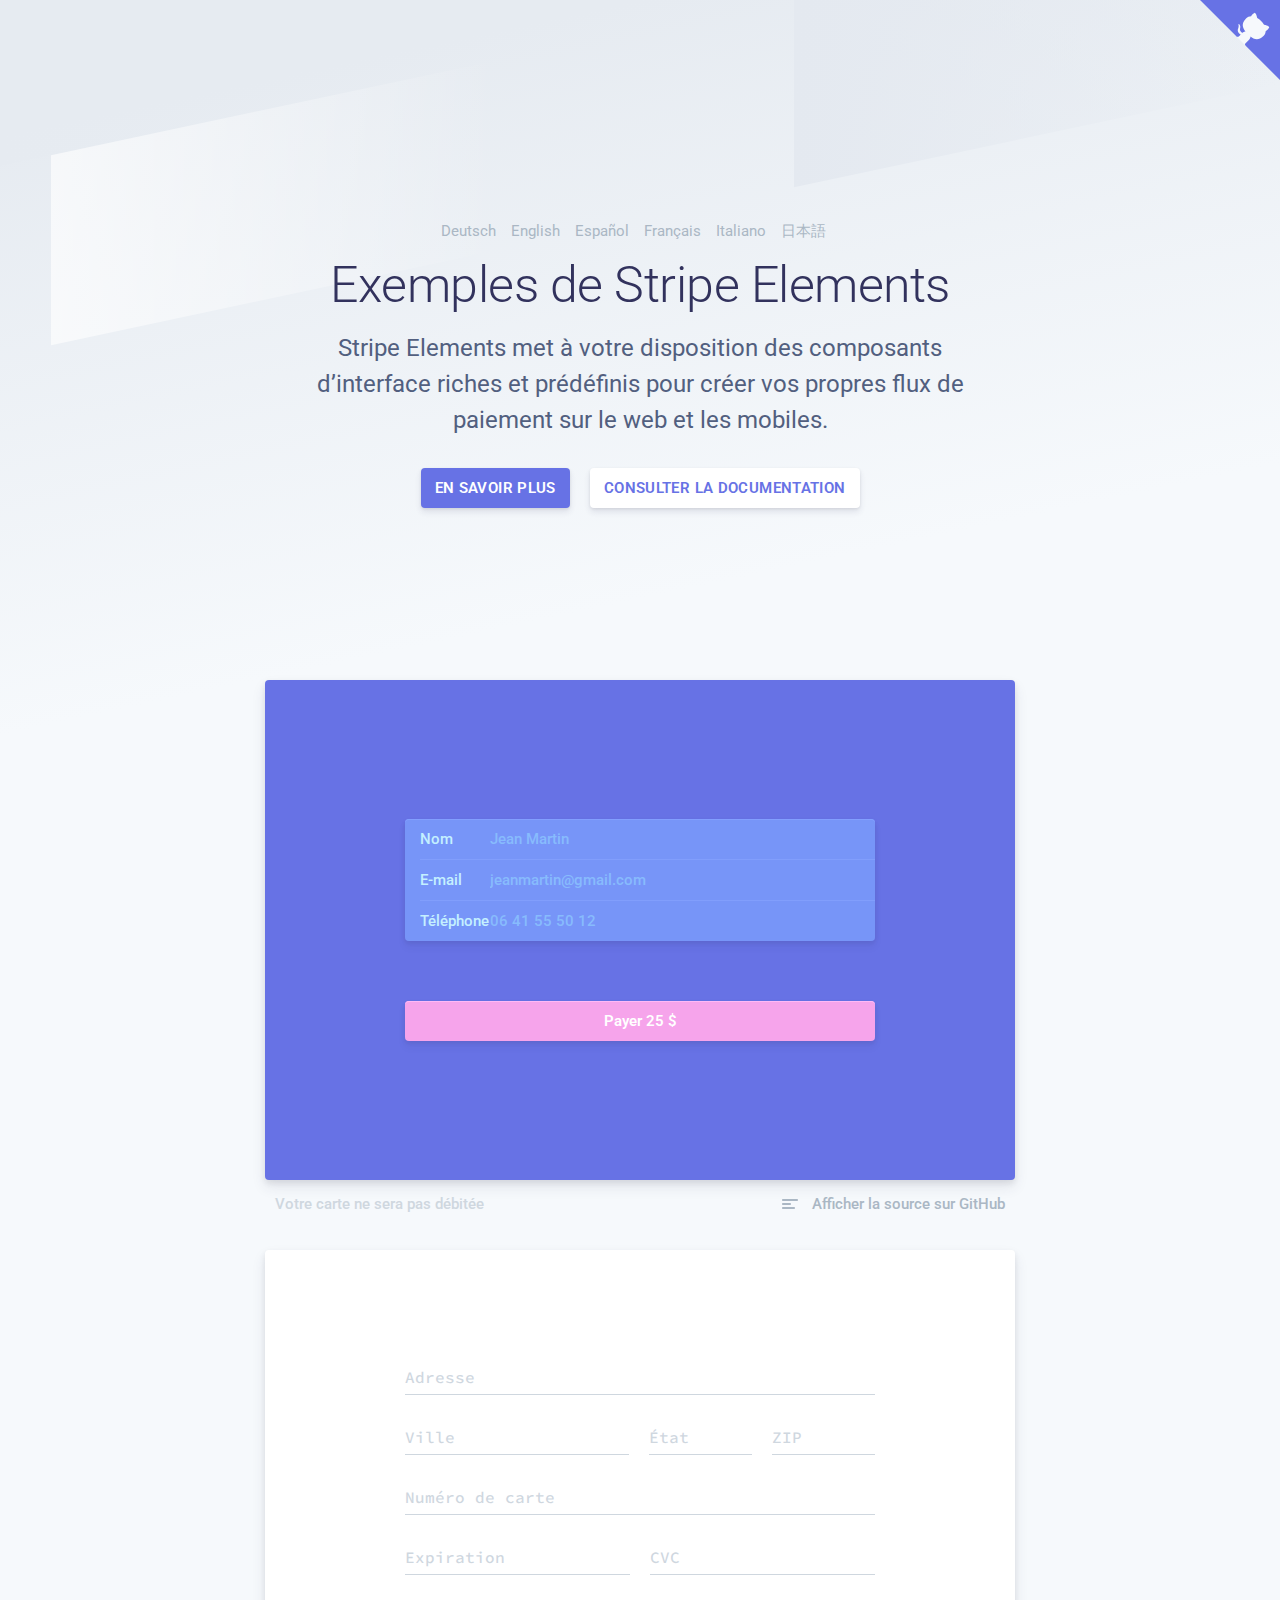
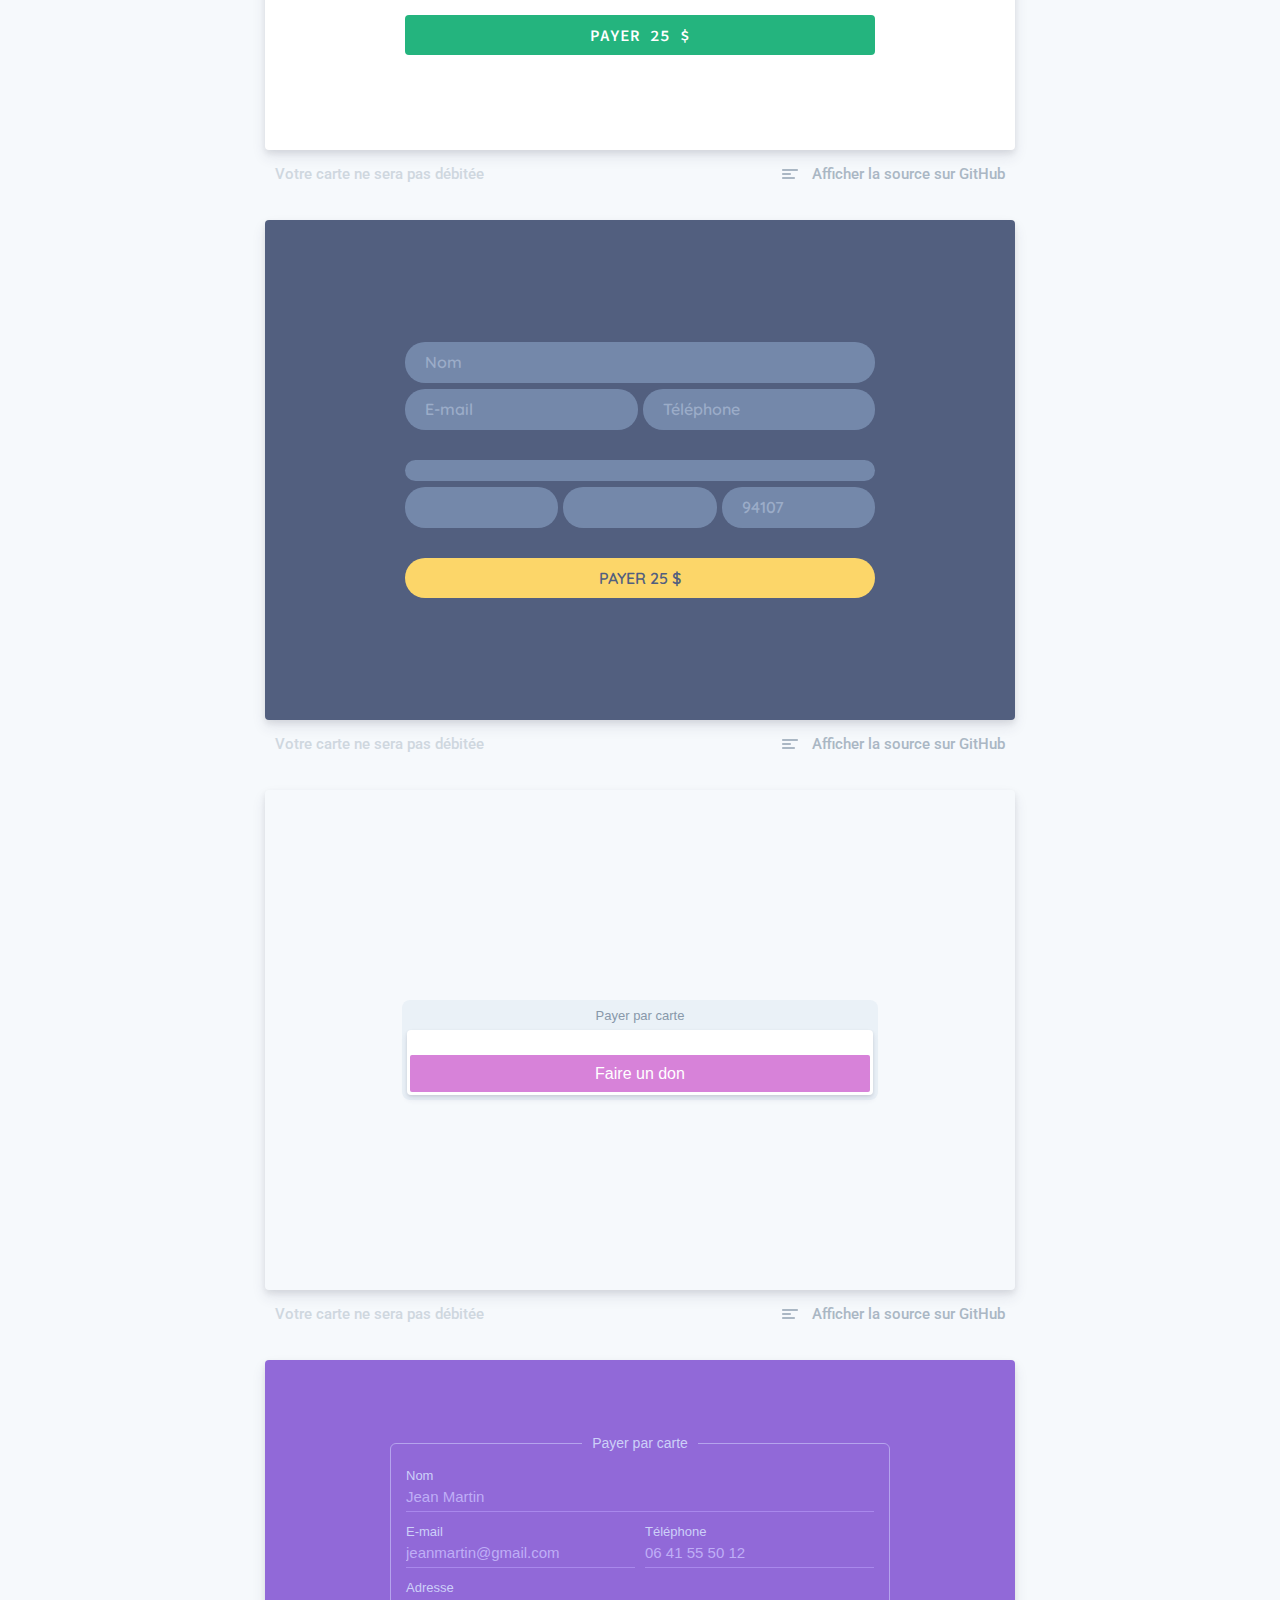
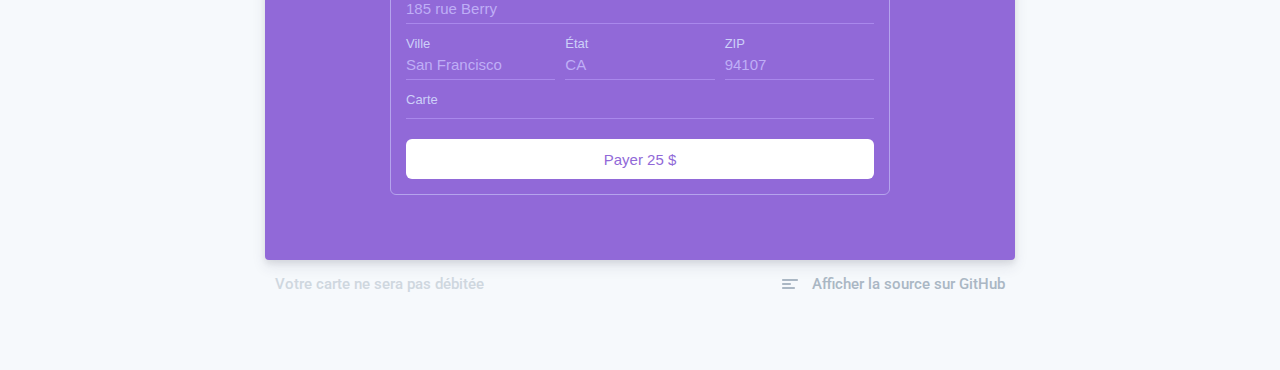
<file: fr/index.html>
<!DOCTYPE html><html lang="fr"><head>
  <meta charset="utf-8">
  <meta name="viewport" content="width=device-width, initial-scale=1">

  <title data-tid="elements_examples.meta.title">Stripe Elements: Build beautiful, smart checkout flows</title>
  <meta data-tid="elements_examples.meta.description" name="description" content="Build beautiful, smart checkout flows.">

  <link rel="shortcut icon" href="img/favicon.ico">
  <link rel="apple-touch-icon-precomposed" href="img/apple-touch-icon/180x180.png">
  <link rel="icon" href="img/apple-touch-icon/180x180.png">

  <script src="https://js.stripe.com/v3/"></script>
  <script src="../js/index.js" data-rel-js=""></script>

  <link href="https://fonts.googleapis.com/css?family=Roboto" rel="stylesheet">
  <link href="https://fonts.googleapis.com/css?family=Quicksand" rel="stylesheet">
  <link href="https://fonts.googleapis.com/css?family=Source+Code+Pro" rel="stylesheet">

  <link rel="stylesheet" type="text/css" href="../css/base.css" data-rel-css="">

  <!-- CSS for each example: -->
  <link rel="stylesheet" type="text/css" href="../css/example1.css" data-rel-css="">
  <link rel="stylesheet" type="text/css" href="../css/example2.css" data-rel-css="">
  <link rel="stylesheet" type="text/css" href="../css/example3.css" data-rel-css="">
  <link rel="stylesheet" type="text/css" href="../css/example4.css" data-rel-css="">
  <link rel="stylesheet" type="text/css" href="../css/example5.css" data-rel-css="">
</head>
<body>
  <div class="globalContent">
    <main>
    <div class="stripes">
      <div class="stripe s1"></div>
      <div class="stripe s2"></div>
      <div class="stripe s3"></div>
    </div>
    <section class="container-lg">
      <!--Intro-->
      <div class="cell intro">
        <ul class="optionList" role="tablist">
          <li role="tab">
            <a data-lang="de">
              Deutsch
            </a>
          </li>
          <li role="tab">
            <a data-lang="en">
              English
            </a>
          </li>
          <li role="tab">
            <a data-lang="es">
              Espa&#xF1;ol
            </a>
          </li>
          <li role="tab">
            <a data-lang="fr">
              Fran&#xE7;ais
            </a>
          </li>
          <li role="tab">
            <a data-lang="it">
              Italiano
            </a>
          </li>
          <li role="tab">
            <a data-lang="ja">
              &#x65E5;&#x672C;&#x8A9E;
            </a>
          </li>
        </ul>
        <h1 data-tid="elements_examples.intro.title" class="common-SuperTitle">Exemples de Stripe Elements</h1>
        <p data-tid="elements_examples.intro.subtitle" class="common-IntroText">Stripe Elements met &#xE0; votre disposition des composants d&#x2019;interface riches et pr&#xE9;d&#xE9;finis pour cr&#xE9;er vos propres flux de paiement sur le web et les mobiles.</p>
        <p class="common-ButtonGroup">
        <a data-tid="elements_examples.intro.button_learn_more" href="https://stripe.com/elements" class="common-Button common-Button--default">En savoir plus</a>
        <a data-tid="elements_examples.intro.button_docs" href="https://stripe.com/docs/stripe-js" class="common-Button" ="elements_docs"="">Consulter la documentation</a>
      </p></div>

      <!--Example 1-->
      <div class="cell example example1" id="example-1">
        <form>
          <fieldset>
            <div class="row">
              <label for="example1-name" data-tid="elements_examples.form.name_label">Nom</label>
              <input id="example1-name" data-tid="elements_examples.form.name_placeholder" type="text" placeholder="Jean Martin" required autocomplete="name">
            </div>
            <div class="row">
              <label for="example1-email" data-tid="elements_examples.form.email_label">E-mail</label>
              <input id="example1-email" data-tid="elements_examples.form.email_placeholder" type="email" placeholder="jeanmartin@gmail.com" required autocomplete="email">
            </div>
            <div class="row">
              <label for="example1-phone" data-tid="elements_examples.form.phone_label">T&#xE9;l&#xE9;phone</label>
              <input id="example1-phone" data-tid="elements_examples.form.phone_placeholder" type="tel" placeholder="06 41 55 50 12" required autocomplete="tel">
            </div>
          </fieldset>
          <fieldset>
            <div class="row">
              <div id="example1-card"></div>
            </div>
          </fieldset>
          <button type="submit" data-tid="elements_examples.form.pay_button">Payer 25&#xA0;$</button>
          <div class="error" role="alert"><svg xmlns="http://www.w3.org/2000/svg" width="17" height="17" viewBox="0 0 17 17">
              <path class="base" fill="#000" d="M8.5,17 C3.80557963,17 0,13.1944204 0,8.5 C0,3.80557963 3.80557963,0 8.5,0 C13.1944204,0 17,3.80557963 17,8.5 C17,13.1944204 13.1944204,17 8.5,17 Z"/>
              <path class="glyph" fill="#FFF" d="M8.5,7.29791847 L6.12604076,4.92395924 C5.79409512,4.59201359 5.25590488,4.59201359 4.92395924,4.92395924 C4.59201359,5.25590488 4.59201359,5.79409512 4.92395924,6.12604076 L7.29791847,8.5 L4.92395924,10.8739592 C4.59201359,11.2059049 4.59201359,11.7440951 4.92395924,12.0760408 C5.25590488,12.4079864 5.79409512,12.4079864 6.12604076,12.0760408 L8.5,9.70208153 L10.8739592,12.0760408 C11.2059049,12.4079864 11.7440951,12.4079864 12.0760408,12.0760408 C12.4079864,11.7440951 12.4079864,11.2059049 12.0760408,10.8739592 L9.70208153,8.5 L12.0760408,6.12604076 C12.4079864,5.79409512 12.4079864,5.25590488 12.0760408,4.92395924 C11.7440951,4.59201359 11.2059049,4.59201359 10.8739592,4.92395924 L8.5,7.29791847 L8.5,7.29791847 Z"/>
            </svg>
            <span class="message"></span></div>
        </form>
        <div class="success">
          <div class="icon">
            <svg width="84px" height="84px" viewBox="0 0 84 84" version="1.1" xmlns="http://www.w3.org/2000/svg" xlink="http://www.w3.org/1999/xlink">
              <circle class="border" cx="42" cy="42" r="40" stroke-linecap="round" stroke-width="4" stroke="#000" fill="none"/>
              <path class="checkmark" stroke-linecap="round" stroke-linejoin="round" d="M23.375 42.5488281 36.8840688 56.0578969 64.891932 28.0500338" stroke-width="4" stroke="#000" fill="none"/>
            </svg>
          </div>
          <h3 class="title" data-tid="elements_examples.success.title">Paiement r&#xE9;ussi</h3>
          <p class="message"><span data-tid="elements_examples.success.message">Merci d&#x2019;avoir essay&#xE9; Elements. Nous ne vous avons rien d&#xE9;bit&#xE9;, mais avons g&#xE9;n&#xE9;r&#xE9; un token&#xA0;:</span><span class="token">tok_189gMN2eZvKYlo2CwTBv9KKh</span></p>
          <a class="reset" href="#">
            <svg width="32px" height="32px" viewBox="0 0 32 32" version="1.1" xmlns="http://www.w3.org/2000/svg" xlink="http://www.w3.org/1999/xlink">
              <path fill="#000000" d="M15,7.05492878 C10.5000495,7.55237307 7,11.3674463 7,16 C7,20.9705627 11.0294373,25 16,25 C20.9705627,25 25,20.9705627 25,16 C25,15.3627484 24.4834055,14.8461538 23.8461538,14.8461538 C23.2089022,14.8461538 22.6923077,15.3627484 22.6923077,16 C22.6923077,19.6960595 19.6960595,22.6923077 16,22.6923077 C12.3039405,22.6923077 9.30769231,19.6960595 9.30769231,16 C9.30769231,12.3039405 12.3039405,9.30769231 16,9.30769231 L16,12.0841673 C16,12.1800431 16.0275652,12.2738974 16.0794108,12.354546 C16.2287368,12.5868311 16.5380938,12.6540826 16.7703788,12.5047565 L22.3457501,8.92058924 L22.3457501,8.92058924 C22.4060014,8.88185624 22.4572275,8.83063012 22.4959605,8.7703788 C22.6452866,8.53809377 22.5780351,8.22873685 22.3457501,8.07941076 L22.3457501,8.07941076 L16.7703788,4.49524351 C16.6897301,4.44339794 16.5958758,4.41583275 16.5,4.41583275 C16.2238576,4.41583275 16,4.63969037 16,4.91583275 L16,7 L15,7 L15,7.05492878 Z M16,32 C7.163444,32 0,24.836556 0,16 C0,7.163444 7.163444,0 16,0 C24.836556,0 32,7.163444 32,16 C32,24.836556 24.836556,32 16,32 Z"/>
            </svg>
          </a>
        </div>

        <div class="caption">
          <span data-tid="elements_examples.caption.no_charge" class="no-charge">Votre carte ne sera pas d&#xE9;bit&#xE9;e</span>
          <a class="source" href="https://github.com/stripe/elements-examples/#example-1">
            <svg width="16px" height="10px" viewBox="0 0 16 10" version="1.1" xmlns="http://www.w3.org/2000/svg" xlink="http://www.w3.org/1999/xlink">
              <path d="M1,8 L12,8 C12.5522847,8 13,8.44771525 13,9 C13,9.55228475 12.5522847,10 12,10 L1,10 C0.44771525,10 6.76353751e-17,9.55228475 0,9 C-6.76353751e-17,8.44771525 0.44771525,8 1,8 L1,8 Z M1,4 L8,4 C8.55228475,4 9,4.44771525 9,5 C9,5.55228475 8.55228475,6 8,6 L1,6 C0.44771525,6 6.76353751e-17,5.55228475 0,5 C-6.76353751e-17,4.44771525 0.44771525,4 1,4 L1,4 Z M1,0 L15,0 C15.5522847,-1.01453063e-16 16,0.44771525 16,1 L16,1 C16,1.55228475 15.5522847,2 15,2 L1,2 C0.44771525,2 6.76353751e-17,1.55228475 0,1 L0,1 L0,1 C-6.76353751e-17,0.44771525 0.44771525,1.01453063e-16 1,0 L1,0 Z" fill="#AAB7C4"/>
            </svg>
            <span data-tid="elements_examples.caption.view_source">Afficher la source sur GitHub</span>
          </a>
        </div>
      </div>

      <!--Example 2-->
      <div class="cell example example2" id="example-2">
        <form>
          <div data-locale-reversible="">
            <div class="row">
              <div class="field">
                <input id="example2-address" data-tid="elements_examples.form.address_placeholder" class="input empty" type="text" placeholder="185 rue Berry" required autocomplete="address-line1">
                <label for="example2-address" data-tid="elements_examples.form.address_label">Adresse</label>
                <div class="baseline"></div>
              </div>
            </div>
            <div class="row" data-locale-reversible="">
              <div class="field half-width">
                <input id="example2-city" data-tid="elements_examples.form.city_placeholder" class="input empty" type="text" placeholder="San Francisco" required autocomplete="address-level2">
                <label for="example2-city" data-tid="elements_examples.form.city_label">Ville</label>
                <div class="baseline"></div>
              </div>
              <div class="field quarter-width">
                <input id="example2-state" data-tid="elements_examples.form.state_placeholder" class="input empty" type="text" placeholder="CA" required autocomplete="address-level1">
                <label for="example2-state" data-tid="elements_examples.form.state_label">&#xC9;tat</label>
                <div class="baseline"></div>
              </div>
              <div class="field quarter-width">
                <input id="example2-zip" data-tid="elements_examples.form.postal_code_placeholder" class="input empty" type="text" placeholder="94107" required autocomplete="postal-code">
                <label for="example2-zip" data-tid="elements_examples.form.postal_code_label">ZIP</label>
                <div class="baseline"></div>
              </div>
            </div>
          </div>
          <div class="row">
            <div class="field">
              <div id="example2-card-number" class="input empty"></div>
              <label for="example2-card-number" data-tid="elements_examples.form.card_number_label">Num&#xE9;ro de carte</label>
              <div class="baseline"></div>
            </div>
          </div>
          <div class="row">
            <div class="field half-width">
              <div id="example2-card-expiry" class="input empty"></div>
              <label for="example2-card-expiry" data-tid="elements_examples.form.card_expiry_label">Expiration</label>
              <div class="baseline"></div>
            </div>
            <div class="field half-width">
              <div id="example2-card-cvc" class="input empty"></div>
              <label for="example2-card-cvc" data-tid="elements_examples.form.card_cvc_label">CVC</label>
              <div class="baseline"></div>
            </div>
          </div>
        <button type="submit" data-tid="elements_examples.form.pay_button">Payer 25&#xA0;$</button>
          <div class="error" role="alert"><svg xmlns="http://www.w3.org/2000/svg" width="17" height="17" viewBox="0 0 17 17">
              <path class="base" fill="#000" d="M8.5,17 C3.80557963,17 0,13.1944204 0,8.5 C0,3.80557963 3.80557963,0 8.5,0 C13.1944204,0 17,3.80557963 17,8.5 C17,13.1944204 13.1944204,17 8.5,17 Z"/>
              <path class="glyph" fill="#FFF" d="M8.5,7.29791847 L6.12604076,4.92395924 C5.79409512,4.59201359 5.25590488,4.59201359 4.92395924,4.92395924 C4.59201359,5.25590488 4.59201359,5.79409512 4.92395924,6.12604076 L7.29791847,8.5 L4.92395924,10.8739592 C4.59201359,11.2059049 4.59201359,11.7440951 4.92395924,12.0760408 C5.25590488,12.4079864 5.79409512,12.4079864 6.12604076,12.0760408 L8.5,9.70208153 L10.8739592,12.0760408 C11.2059049,12.4079864 11.7440951,12.4079864 12.0760408,12.0760408 C12.4079864,11.7440951 12.4079864,11.2059049 12.0760408,10.8739592 L9.70208153,8.5 L12.0760408,6.12604076 C12.4079864,5.79409512 12.4079864,5.25590488 12.0760408,4.92395924 C11.7440951,4.59201359 11.2059049,4.59201359 10.8739592,4.92395924 L8.5,7.29791847 L8.5,7.29791847 Z"/>
            </svg>
            <span class="message"></span></div>
        </form>
        <div class="success">
          <div class="icon">
            <svg width="84px" height="84px" viewBox="0 0 84 84" version="1.1" xmlns="http://www.w3.org/2000/svg" xlink="http://www.w3.org/1999/xlink">
              <circle class="border" cx="42" cy="42" r="40" stroke-linecap="round" stroke-width="4" stroke="#000" fill="none"/>
              <path class="checkmark" stroke-linecap="round" stroke-linejoin="round" d="M23.375 42.5488281 36.8840688 56.0578969 64.891932 28.0500338" stroke-width="4" stroke="#000" fill="none"/>
            </svg>
          </div>
          <h3 class="title" data-tid="elements_examples.success.title">Paiement r&#xE9;ussi</h3>
          <p class="message"><span data-tid="elements_examples.success.message">Merci d&#x2019;avoir essay&#xE9; Elements. Nous ne vous avons rien d&#xE9;bit&#xE9;, mais avons g&#xE9;n&#xE9;r&#xE9; un token&#xA0;:</span><span class="token">tok_189gMN2eZvKYlo2CwTBv9KKh</span></p>
          <a class="reset" href="#">
            <svg width="32px" height="32px" viewBox="0 0 32 32" version="1.1" xmlns="http://www.w3.org/2000/svg" xlink="http://www.w3.org/1999/xlink">
              <path fill="#000000" d="M15,7.05492878 C10.5000495,7.55237307 7,11.3674463 7,16 C7,20.9705627 11.0294373,25 16,25 C20.9705627,25 25,20.9705627 25,16 C25,15.3627484 24.4834055,14.8461538 23.8461538,14.8461538 C23.2089022,14.8461538 22.6923077,15.3627484 22.6923077,16 C22.6923077,19.6960595 19.6960595,22.6923077 16,22.6923077 C12.3039405,22.6923077 9.30769231,19.6960595 9.30769231,16 C9.30769231,12.3039405 12.3039405,9.30769231 16,9.30769231 L16,12.0841673 C16,12.1800431 16.0275652,12.2738974 16.0794108,12.354546 C16.2287368,12.5868311 16.5380938,12.6540826 16.7703788,12.5047565 L22.3457501,8.92058924 L22.3457501,8.92058924 C22.4060014,8.88185624 22.4572275,8.83063012 22.4959605,8.7703788 C22.6452866,8.53809377 22.5780351,8.22873685 22.3457501,8.07941076 L22.3457501,8.07941076 L16.7703788,4.49524351 C16.6897301,4.44339794 16.5958758,4.41583275 16.5,4.41583275 C16.2238576,4.41583275 16,4.63969037 16,4.91583275 L16,7 L15,7 L15,7.05492878 Z M16,32 C7.163444,32 0,24.836556 0,16 C0,7.163444 7.163444,0 16,0 C24.836556,0 32,7.163444 32,16 C32,24.836556 24.836556,32 16,32 Z"/>
            </svg>
          </a>
        </div>

        <div class="caption">
          <span data-tid="elements_examples.caption.no_charge" class="no-charge">Votre carte ne sera pas d&#xE9;bit&#xE9;e</span>
          <a class="source" href="https://github.com/stripe/elements-examples/#example-2">
            <svg width="16px" height="10px" viewBox="0 0 16 10" version="1.1" xmlns="http://www.w3.org/2000/svg" xlink="http://www.w3.org/1999/xlink">
              <path d="M1,8 L12,8 C12.5522847,8 13,8.44771525 13,9 C13,9.55228475 12.5522847,10 12,10 L1,10 C0.44771525,10 6.76353751e-17,9.55228475 0,9 C-6.76353751e-17,8.44771525 0.44771525,8 1,8 L1,8 Z M1,4 L8,4 C8.55228475,4 9,4.44771525 9,5 C9,5.55228475 8.55228475,6 8,6 L1,6 C0.44771525,6 6.76353751e-17,5.55228475 0,5 C-6.76353751e-17,4.44771525 0.44771525,4 1,4 L1,4 Z M1,0 L15,0 C15.5522847,-1.01453063e-16 16,0.44771525 16,1 L16,1 C16,1.55228475 15.5522847,2 15,2 L1,2 C0.44771525,2 6.76353751e-17,1.55228475 0,1 L0,1 L0,1 C-6.76353751e-17,0.44771525 0.44771525,1.01453063e-16 1,0 L1,0 Z" fill="#AAB7C4"/>
            </svg>
            <span data-tid="elements_examples.caption.view_source">Afficher la source sur GitHub</span>
          </a>
        </div>
      </div>

      <!--Example 3-->
      <div class="cell example example3" id="example-3">
        <form>
          <div class="fieldset">
            <input id="example3-name" data-tid="elements_examples.form.name_label" class="field" type="text" placeholder="Nom" required autocomplete="name">
            <input id="example3-email" data-tid="elements_examples.form.email_label" class="field half-width" type="email" placeholder="E-mail" required autocomplete="email">
            <input id="example3-phone" data-tid="elements_examples.form.phone_label" class="field half-width" type="tel" placeholder="T&#xE9;l&#xE9;phone" required autocomplete="tel">
          </div>
          <div class="fieldset">
            <div id="example3-card-number" class="field empty"></div>
            <div id="example3-card-expiry" class="field empty third-width"></div>
            <div id="example3-card-cvc" class="field empty third-width"></div>
            <input id="example3-zip" data-tid="elements_examples.form.postal_code_placeholder" class="field empty third-width" placeholder="94107">
          </div>
          <button type="submit" data-tid="elements_examples.form.pay_button">Payer 25&#xA0;$</button>
          <div class="error" role="alert"><svg xmlns="http://www.w3.org/2000/svg" width="17" height="17" viewBox="0 0 17 17">
              <path class="base" fill="#000" d="M8.5,17 C3.80557963,17 0,13.1944204 0,8.5 C0,3.80557963 3.80557963,0 8.5,0 C13.1944204,0 17,3.80557963 17,8.5 C17,13.1944204 13.1944204,17 8.5,17 Z"/>
              <path class="glyph" fill="#FFF" d="M8.5,7.29791847 L6.12604076,4.92395924 C5.79409512,4.59201359 5.25590488,4.59201359 4.92395924,4.92395924 C4.59201359,5.25590488 4.59201359,5.79409512 4.92395924,6.12604076 L7.29791847,8.5 L4.92395924,10.8739592 C4.59201359,11.2059049 4.59201359,11.7440951 4.92395924,12.0760408 C5.25590488,12.4079864 5.79409512,12.4079864 6.12604076,12.0760408 L8.5,9.70208153 L10.8739592,12.0760408 C11.2059049,12.4079864 11.7440951,12.4079864 12.0760408,12.0760408 C12.4079864,11.7440951 12.4079864,11.2059049 12.0760408,10.8739592 L9.70208153,8.5 L12.0760408,6.12604076 C12.4079864,5.79409512 12.4079864,5.25590488 12.0760408,4.92395924 C11.7440951,4.59201359 11.2059049,4.59201359 10.8739592,4.92395924 L8.5,7.29791847 L8.5,7.29791847 Z"/>
            </svg>
            <span class="message"></span></div>
        </form>
        <div class="success">
          <div class="icon">
            <svg width="84px" height="84px" viewBox="0 0 84 84" version="1.1" xmlns="http://www.w3.org/2000/svg" xlink="http://www.w3.org/1999/xlink">
              <circle class="border" cx="42" cy="42" r="40" stroke-linecap="round" stroke-width="4" stroke="#000" fill="none"/>
              <path class="checkmark" stroke-linecap="round" stroke-linejoin="round" d="M23.375 42.5488281 36.8840688 56.0578969 64.891932 28.0500338" stroke-width="4" stroke="#000" fill="none"/>
            </svg>
          </div>
          <h3 class="title" data-tid="elements_examples.success.title">Paiement r&#xE9;ussi</h3>
          <p class="message"><span data-tid="elements_examples.success.message">Merci d&#x2019;avoir essay&#xE9; Elements. Nous ne vous avons rien d&#xE9;bit&#xE9;, mais avons g&#xE9;n&#xE9;r&#xE9; un token&#xA0;:</span><span class="token">tok_189gMN2eZvKYlo2CwTBv9KKh</span></p>
          <a class="reset" href="#">
            <svg width="32px" height="32px" viewBox="0 0 32 32" version="1.1" xmlns="http://www.w3.org/2000/svg" xlink="http://www.w3.org/1999/xlink">
              <path fill="#000000" d="M15,7.05492878 C10.5000495,7.55237307 7,11.3674463 7,16 C7,20.9705627 11.0294373,25 16,25 C20.9705627,25 25,20.9705627 25,16 C25,15.3627484 24.4834055,14.8461538 23.8461538,14.8461538 C23.2089022,14.8461538 22.6923077,15.3627484 22.6923077,16 C22.6923077,19.6960595 19.6960595,22.6923077 16,22.6923077 C12.3039405,22.6923077 9.30769231,19.6960595 9.30769231,16 C9.30769231,12.3039405 12.3039405,9.30769231 16,9.30769231 L16,12.0841673 C16,12.1800431 16.0275652,12.2738974 16.0794108,12.354546 C16.2287368,12.5868311 16.5380938,12.6540826 16.7703788,12.5047565 L22.3457501,8.92058924 L22.3457501,8.92058924 C22.4060014,8.88185624 22.4572275,8.83063012 22.4959605,8.7703788 C22.6452866,8.53809377 22.5780351,8.22873685 22.3457501,8.07941076 L22.3457501,8.07941076 L16.7703788,4.49524351 C16.6897301,4.44339794 16.5958758,4.41583275 16.5,4.41583275 C16.2238576,4.41583275 16,4.63969037 16,4.91583275 L16,7 L15,7 L15,7.05492878 Z M16,32 C7.163444,32 0,24.836556 0,16 C0,7.163444 7.163444,0 16,0 C24.836556,0 32,7.163444 32,16 C32,24.836556 24.836556,32 16,32 Z"/>
            </svg>
          </a>
        </div>

        <div class="caption">
          <span data-tid="elements_examples.caption.no_charge" class="no-charge">Votre carte ne sera pas d&#xE9;bit&#xE9;e</span>
          <a class="source" href="https://github.com/stripe/elements-examples/#example-3">
            <svg width="16px" height="10px" viewBox="0 0 16 10" version="1.1" xmlns="http://www.w3.org/2000/svg" xlink="http://www.w3.org/1999/xlink">
              <path d="M1,8 L12,8 C12.5522847,8 13,8.44771525 13,9 C13,9.55228475 12.5522847,10 12,10 L1,10 C0.44771525,10 6.76353751e-17,9.55228475 0,9 C-6.76353751e-17,8.44771525 0.44771525,8 1,8 L1,8 Z M1,4 L8,4 C8.55228475,4 9,4.44771525 9,5 C9,5.55228475 8.55228475,6 8,6 L1,6 C0.44771525,6 6.76353751e-17,5.55228475 0,5 C-6.76353751e-17,4.44771525 0.44771525,4 1,4 L1,4 Z M1,0 L15,0 C15.5522847,-1.01453063e-16 16,0.44771525 16,1 L16,1 C16,1.55228475 15.5522847,2 15,2 L1,2 C0.44771525,2 6.76353751e-17,1.55228475 0,1 L0,1 L0,1 C-6.76353751e-17,0.44771525 0.44771525,1.01453063e-16 1,0 L1,0 Z" fill="#AAB7C4"/>
            </svg>
            <span data-tid="elements_examples.caption.view_source">Afficher la source sur GitHub</span>
          </a>
        </div>
      </div>

      <!--Example 4-->
      <div class="cell example example4" id="example-4">
        <form>
          <div id="example4-paymentRequest">
            <!--Stripe paymentRequestButton Element inserted here-->
          </div>
          <fieldset>
            <legend class="card-only" data-tid="elements_examples.form.pay_with_card">Payer par carte</legend>
            <legend class="payment-request-available" data-tid="elements_examples.form.enter_card_manually">Ou entrer vos d&#xE9;tails de carte</legend>
            <div class="container">
              <div id="example4-card"></div>
              <button type="submit" data-tid="elements_examples.form.donate_button">Faire un don</button>
            </div>
          </fieldset>
          <div class="error" role="alert"><svg xmlns="http://www.w3.org/2000/svg" width="17" height="17" viewBox="0 0 17 17">
              <path class="base" fill="#000" d="M8.5,17 C3.80557963,17 0,13.1944204 0,8.5 C0,3.80557963 3.80557963,0 8.5,0 C13.1944204,0 17,3.80557963 17,8.5 C17,13.1944204 13.1944204,17 8.5,17 Z"/>
              <path class="glyph" fill="#FFF" d="M8.5,7.29791847 L6.12604076,4.92395924 C5.79409512,4.59201359 5.25590488,4.59201359 4.92395924,4.92395924 C4.59201359,5.25590488 4.59201359,5.79409512 4.92395924,6.12604076 L7.29791847,8.5 L4.92395924,10.8739592 C4.59201359,11.2059049 4.59201359,11.7440951 4.92395924,12.0760408 C5.25590488,12.4079864 5.79409512,12.4079864 6.12604076,12.0760408 L8.5,9.70208153 L10.8739592,12.0760408 C11.2059049,12.4079864 11.7440951,12.4079864 12.0760408,12.0760408 C12.4079864,11.7440951 12.4079864,11.2059049 12.0760408,10.8739592 L9.70208153,8.5 L12.0760408,6.12604076 C12.4079864,5.79409512 12.4079864,5.25590488 12.0760408,4.92395924 C11.7440951,4.59201359 11.2059049,4.59201359 10.8739592,4.92395924 L8.5,7.29791847 L8.5,7.29791847 Z"/>
            </svg>
            <span class="message"></span></div>
        </form>
        <div class="success">
          <div class="icon">
            <svg width="84px" height="84px" viewBox="0 0 84 84" version="1.1" xmlns="http://www.w3.org/2000/svg" xlink="http://www.w3.org/1999/xlink">
              <circle class="border" cx="42" cy="42" r="40" stroke-linecap="round" stroke-width="4" stroke="#000" fill="none"/>
              <path class="checkmark" stroke-linecap="round" stroke-linejoin="round" d="M23.375 42.5488281 36.8840688 56.0578969 64.891932 28.0500338" stroke-width="4" stroke="#000" fill="none"/>
            </svg>
          </div>
          <h3 class="title" data-tid="elements_examples.success.title">Paiement r&#xE9;ussi</h3>
          <p class="message"><span data-tid="elements_examples.success.message">Merci d&#x2019;avoir essay&#xE9; Elements. Nous ne vous avons rien d&#xE9;bit&#xE9;, mais avons g&#xE9;n&#xE9;r&#xE9; un token&#xA0;:</span><span class="token">tok_189gMN2eZvKYlo2CwTBv9KKh</span></p>
          <a class="reset" href="#">
            <svg width="32px" height="32px" viewBox="0 0 32 32" version="1.1" xmlns="http://www.w3.org/2000/svg" xlink="http://www.w3.org/1999/xlink">
              <path fill="#000000" d="M15,7.05492878 C10.5000495,7.55237307 7,11.3674463 7,16 C7,20.9705627 11.0294373,25 16,25 C20.9705627,25 25,20.9705627 25,16 C25,15.3627484 24.4834055,14.8461538 23.8461538,14.8461538 C23.2089022,14.8461538 22.6923077,15.3627484 22.6923077,16 C22.6923077,19.6960595 19.6960595,22.6923077 16,22.6923077 C12.3039405,22.6923077 9.30769231,19.6960595 9.30769231,16 C9.30769231,12.3039405 12.3039405,9.30769231 16,9.30769231 L16,12.0841673 C16,12.1800431 16.0275652,12.2738974 16.0794108,12.354546 C16.2287368,12.5868311 16.5380938,12.6540826 16.7703788,12.5047565 L22.3457501,8.92058924 L22.3457501,8.92058924 C22.4060014,8.88185624 22.4572275,8.83063012 22.4959605,8.7703788 C22.6452866,8.53809377 22.5780351,8.22873685 22.3457501,8.07941076 L22.3457501,8.07941076 L16.7703788,4.49524351 C16.6897301,4.44339794 16.5958758,4.41583275 16.5,4.41583275 C16.2238576,4.41583275 16,4.63969037 16,4.91583275 L16,7 L15,7 L15,7.05492878 Z M16,32 C7.163444,32 0,24.836556 0,16 C0,7.163444 7.163444,0 16,0 C24.836556,0 32,7.163444 32,16 C32,24.836556 24.836556,32 16,32 Z"/>
            </svg>
          </a>
        </div>

        <div class="caption">
          <span data-tid="elements_examples.caption.no_charge" class="no-charge">Votre carte ne sera pas d&#xE9;bit&#xE9;e</span>
          <a class="source" href="https://github.com/stripe/elements-examples/#example-4">
            <svg width="16px" height="10px" viewBox="0 0 16 10" version="1.1" xmlns="http://www.w3.org/2000/svg" xlink="http://www.w3.org/1999/xlink">
              <path d="M1,8 L12,8 C12.5522847,8 13,8.44771525 13,9 C13,9.55228475 12.5522847,10 12,10 L1,10 C0.44771525,10 6.76353751e-17,9.55228475 0,9 C-6.76353751e-17,8.44771525 0.44771525,8 1,8 L1,8 Z M1,4 L8,4 C8.55228475,4 9,4.44771525 9,5 C9,5.55228475 8.55228475,6 8,6 L1,6 C0.44771525,6 6.76353751e-17,5.55228475 0,5 C-6.76353751e-17,4.44771525 0.44771525,4 1,4 L1,4 Z M1,0 L15,0 C15.5522847,-1.01453063e-16 16,0.44771525 16,1 L16,1 C16,1.55228475 15.5522847,2 15,2 L1,2 C0.44771525,2 6.76353751e-17,1.55228475 0,1 L0,1 L0,1 C-6.76353751e-17,0.44771525 0.44771525,1.01453063e-16 1,0 L1,0 Z" fill="#AAB7C4"/>
            </svg>
            <span data-tid="elements_examples.caption.view_source">Afficher la source sur GitHub</span>
          </a>
        </div>
      </div>

      <!--Example 5-->
      <div class="cell example example5" id="example-5">
        <form>
          <div id="example5-paymentRequest">
            <!--Stripe paymentRequestButton Element inserted here-->
          </div>
          <fieldset>
            <legend class="card-only" data-tid="elements_examples.form.pay_with_card">Payer par carte</legend>
            <legend class="payment-request-available" data-tid="elements_examples.form.enter_card_manually">Ou entrer vos d&#xE9;tails de carte</legend>
            <div class="row">
              <div class="field">
                <label for="example5-name" data-tid="elements_examples.form.name_label">Nom</label>
                <input id="example5-name" data-tid="elements_examples.form.name_placeholder" class="input" type="text" placeholder="Jean Martin" required autocomplete="name">
              </div>
            </div>
            <div class="row">
              <div class="field">
                <label for="example5-email" data-tid="elements_examples.form.email_label">E-mail</label>
                <input id="example5-email" data-tid="elements_examples.form.email_placeholder" class="input" type="text" placeholder="jeanmartin@gmail.com" required autocomplete="email">
              </div>
              <div class="field">
                <label for="example5-phone" data-tid="elements_examples.form.phone_label">T&#xE9;l&#xE9;phone</label>
                <input id="example5-phone" data-tid="elements_examples.form.phone_placeholder" class="input" type="text" placeholder="06 41 55 50 12" required autocomplete="tel">
              </div>
            </div>
            <div data-locale-reversible="">
              <div class="row">
                <div class="field">
                  <label for="example5-address" data-tid="elements_examples.form.address_label">Adresse</label>
                  <input id="example5-address" data-tid="elements_examples.form.address_placeholder" class="input" type="text" placeholder="185 rue Berry" required autocomplete="address-line1">
                </div>
              </div>
              <div class="row" data-locale-reversible="">
                <div class="field">
                  <label for="example5-city" data-tid="elements_examples.form.city_label">Ville</label>
                  <input id="example5-city" data-tid="elements_examples.form.city_placeholder" class="input" type="text" placeholder="San Francisco" required autocomplete="address-level2">
                </div>
                <div class="field">
                  <label for="example5-state" data-tid="elements_examples.form.state_label">&#xC9;tat</label>
                  <input id="example5-state" data-tid="elements_examples.form.state_placeholder" class="input empty" type="text" placeholder="CA" required autocomplete="address-level1">
                </div>
                <div class="field">
                  <label for="example5-zip" data-tid="elements_examples.form.postal_code_label">ZIP</label>
                  <input id="example5-zip" data-tid="elements_examples.form.postal_code_placeholder" class="input empty" type="text" placeholder="94107" required autocomplete="postal-code">
                </div>
              </div>
            </div>
            <div class="row">
              <div class="field">
                <label for="example5-card" data-tid="elements_examples.form.card_label">Carte</label>
                <div id="example5-card" class="input"></div>
              </div>
            </div>
            <button type="submit" data-tid="elements_examples.form.pay_button">Payer 25&#xA0;$</button>
          </fieldset>
          <div class="error" role="alert"><svg xmlns="http://www.w3.org/2000/svg" width="17" height="17" viewBox="0 0 17 17">
              <path class="base" fill="#000" d="M8.5,17 C3.80557963,17 0,13.1944204 0,8.5 C0,3.80557963 3.80557963,0 8.5,0 C13.1944204,0 17,3.80557963 17,8.5 C17,13.1944204 13.1944204,17 8.5,17 Z"/>
              <path class="glyph" fill="#FFF" d="M8.5,7.29791847 L6.12604076,4.92395924 C5.79409512,4.59201359 5.25590488,4.59201359 4.92395924,4.92395924 C4.59201359,5.25590488 4.59201359,5.79409512 4.92395924,6.12604076 L7.29791847,8.5 L4.92395924,10.8739592 C4.59201359,11.2059049 4.59201359,11.7440951 4.92395924,12.0760408 C5.25590488,12.4079864 5.79409512,12.4079864 6.12604076,12.0760408 L8.5,9.70208153 L10.8739592,12.0760408 C11.2059049,12.4079864 11.7440951,12.4079864 12.0760408,12.0760408 C12.4079864,11.7440951 12.4079864,11.2059049 12.0760408,10.8739592 L9.70208153,8.5 L12.0760408,6.12604076 C12.4079864,5.79409512 12.4079864,5.25590488 12.0760408,4.92395924 C11.7440951,4.59201359 11.2059049,4.59201359 10.8739592,4.92395924 L8.5,7.29791847 L8.5,7.29791847 Z"/>
            </svg>
            <span class="message"></span></div>
        </form>
        <div class="success">
          <div class="icon">
            <svg width="84px" height="84px" viewBox="0 0 84 84" version="1.1" xmlns="http://www.w3.org/2000/svg" xlink="http://www.w3.org/1999/xlink">
              <circle class="border" cx="42" cy="42" r="40" stroke-linecap="round" stroke-width="4" stroke="#000" fill="none"/>
              <path class="checkmark" stroke-linecap="round" stroke-linejoin="round" d="M23.375 42.5488281 36.8840688 56.0578969 64.891932 28.0500338" stroke-width="4" stroke="#000" fill="none"/>
            </svg>
          </div>
          <h3 class="title" data-tid="elements_examples.success.title">Paiement r&#xE9;ussi</h3>
          <p class="message"><span data-tid="elements_examples.success.message">Merci d&#x2019;avoir essay&#xE9; Elements. Nous ne vous avons rien d&#xE9;bit&#xE9;, mais avons g&#xE9;n&#xE9;r&#xE9; un token&#xA0;:</span><span class="token">tok_189gMN2eZvKYlo2CwTBv9KKh</span></p>
          <a class="reset" href="#">
            <svg width="32px" height="32px" viewBox="0 0 32 32" version="1.1" xmlns="http://www.w3.org/2000/svg" xlink="http://www.w3.org/1999/xlink">
              <path fill="#000000" d="M15,7.05492878 C10.5000495,7.55237307 7,11.3674463 7,16 C7,20.9705627 11.0294373,25 16,25 C20.9705627,25 25,20.9705627 25,16 C25,15.3627484 24.4834055,14.8461538 23.8461538,14.8461538 C23.2089022,14.8461538 22.6923077,15.3627484 22.6923077,16 C22.6923077,19.6960595 19.6960595,22.6923077 16,22.6923077 C12.3039405,22.6923077 9.30769231,19.6960595 9.30769231,16 C9.30769231,12.3039405 12.3039405,9.30769231 16,9.30769231 L16,12.0841673 C16,12.1800431 16.0275652,12.2738974 16.0794108,12.354546 C16.2287368,12.5868311 16.5380938,12.6540826 16.7703788,12.5047565 L22.3457501,8.92058924 L22.3457501,8.92058924 C22.4060014,8.88185624 22.4572275,8.83063012 22.4959605,8.7703788 C22.6452866,8.53809377 22.5780351,8.22873685 22.3457501,8.07941076 L22.3457501,8.07941076 L16.7703788,4.49524351 C16.6897301,4.44339794 16.5958758,4.41583275 16.5,4.41583275 C16.2238576,4.41583275 16,4.63969037 16,4.91583275 L16,7 L15,7 L15,7.05492878 Z M16,32 C7.163444,32 0,24.836556 0,16 C0,7.163444 7.163444,0 16,0 C24.836556,0 32,7.163444 32,16 C32,24.836556 24.836556,32 16,32 Z"/>
            </svg>
          </a>
        </div>

        <div class="caption">
          <span data-tid="elements_examples.caption.no_charge" class="no-charge">Votre carte ne sera pas d&#xE9;bit&#xE9;e</span>
          <a class="source" href="https://github.com/stripe/elements-examples/#example-5">
            <svg width="16px" height="10px" viewBox="0 0 16 10" version="1.1" xmlns="http://www.w3.org/2000/svg" xlink="http://www.w3.org/1999/xlink">
              <path d="M1,8 L12,8 C12.5522847,8 13,8.44771525 13,9 C13,9.55228475 12.5522847,10 12,10 L1,10 C0.44771525,10 6.76353751e-17,9.55228475 0,9 C-6.76353751e-17,8.44771525 0.44771525,8 1,8 L1,8 Z M1,4 L8,4 C8.55228475,4 9,4.44771525 9,5 C9,5.55228475 8.55228475,6 8,6 L1,6 C0.44771525,6 6.76353751e-17,5.55228475 0,5 C-6.76353751e-17,4.44771525 0.44771525,4 1,4 L1,4 Z M1,0 L15,0 C15.5522847,-1.01453063e-16 16,0.44771525 16,1 L16,1 C16,1.55228475 15.5522847,2 15,2 L1,2 C0.44771525,2 6.76353751e-17,1.55228475 0,1 L0,1 L0,1 C-6.76353751e-17,0.44771525 0.44771525,1.01453063e-16 1,0 L1,0 Z" fill="#AAB7C4"/>
            </svg>
            <span data-tid="elements_examples.caption.view_source">Afficher la source sur GitHub</span>
          </a>
        </div>
      </div>
    </section>
    <a href="https://github.com/stripe/elements-examples" class="github-corner" aria-label="View source on Github"><svg width="80" height="80" viewBox="0 0 250 250" style="fill:#6772e5; color:#f6f9fc; position: absolute; top: 0; border: 0; right: 0;" aria-hidden="true"><path d="M0,0 L115,115 L130,115 L142,142 L250,250 L250,0 Z"/><path d="M128.3,109.0 C113.8,99.7 119.0,89.6 119.0,89.6 C122.0,82.7 120.5,78.6 120.5,78.6 C119.2,72.0 123.4,76.3 123.4,76.3 C127.3,80.9 125.5,87.3 125.5,87.3 C122.9,97.6 130.6,101.9 134.4,103.2" fill="currentColor" style="transform-origin: 130px 106px;" class="octo-arm"/><path d="M115.0,115.0 C114.9,115.1 118.7,116.5 119.8,115.4 L133.7,101.6 C136.9,99.2 139.9,98.4 142.2,98.6 C133.8,88.0 127.5,74.4 143.8,58.0 C148.5,53.4 154.0,51.2 159.7,51.0 C160.3,49.4 163.2,43.6 171.4,40.1 C171.4,40.1 176.1,42.5 178.8,56.2 C183.1,58.6 187.2,61.8 190.9,65.4 C194.5,69.0 197.7,73.2 200.1,77.6 C213.8,80.2 216.3,84.9 216.3,84.9 C212.7,93.1 206.9,96.0 205.4,96.6 C205.1,102.4 203.0,107.8 198.3,112.5 C181.9,128.9 168.3,122.5 157.7,114.1 C157.9,116.9 156.7,120.9 152.7,124.9 L141.0,136.5 C139.8,137.7 141.6,141.9 141.8,141.8 Z" fill="currentColor" class="octo-body"/></svg></a><style>.github-corner:hover .octo-arm{animation:octocat-wave 560ms ease-in-out}@keyframes octocat-wave{0%,100%{transform:rotate(0)}20%,60%{transform:rotate(-25deg)}40%,80%{transform:rotate(10deg)}}@media (max-width:500px){.github-corner:hover .octo-arm{animation:none}.github-corner .octo-arm{animation:octocat-wave 560ms ease-in-out}}</style>
    </main>
  </div>

  <!-- Simple localization script for Stripe's examples page. -->
  <script src="../js/l10n.js" data-rel-js=""></script>

  <!-- Scripts for each example: -->
  <script src="../js/example1.js" data-rel-js=""></script>
  <script src="../js/example2.js" data-rel-js=""></script>
  <script src="../js/example3.js" data-rel-js=""></script>
  <script src="../js/example4.js" data-rel-js=""></script>
  <script src="../js/example5.js" data-rel-js=""></script>



</body></html>
</file>
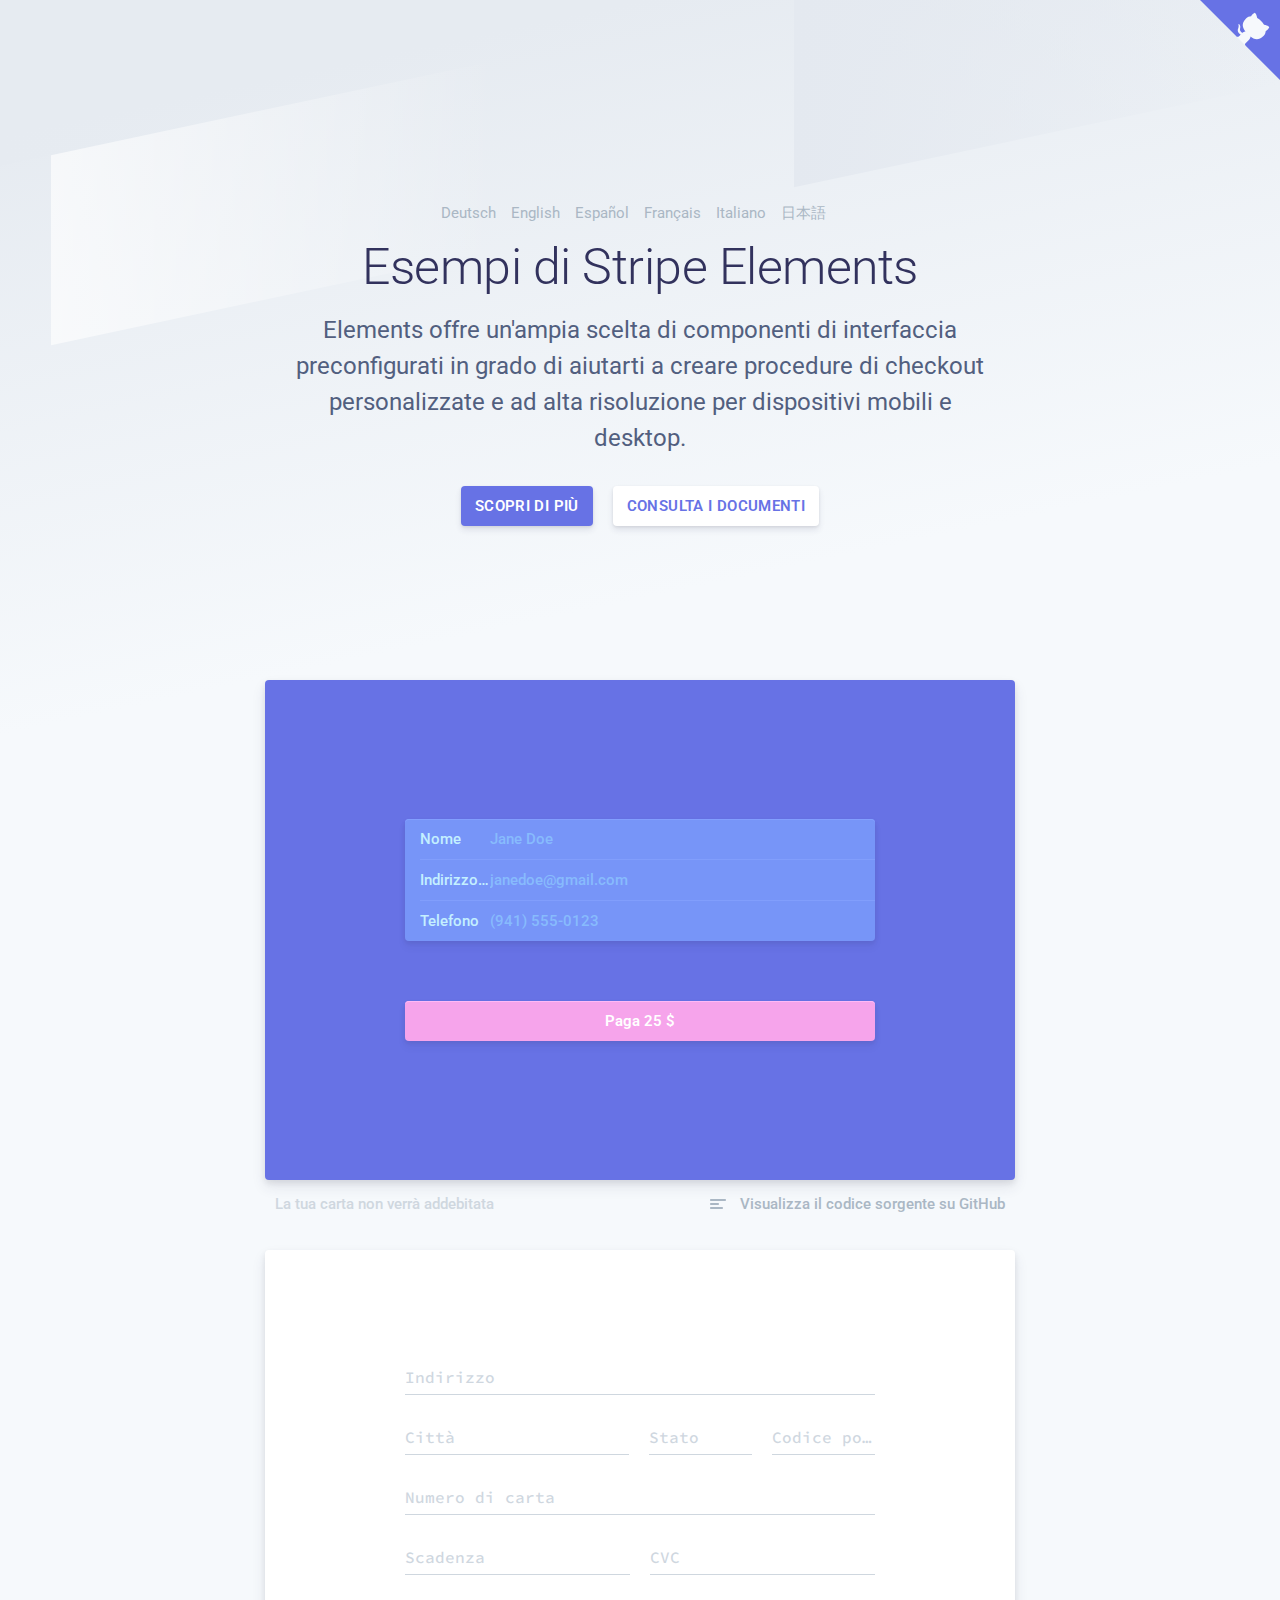
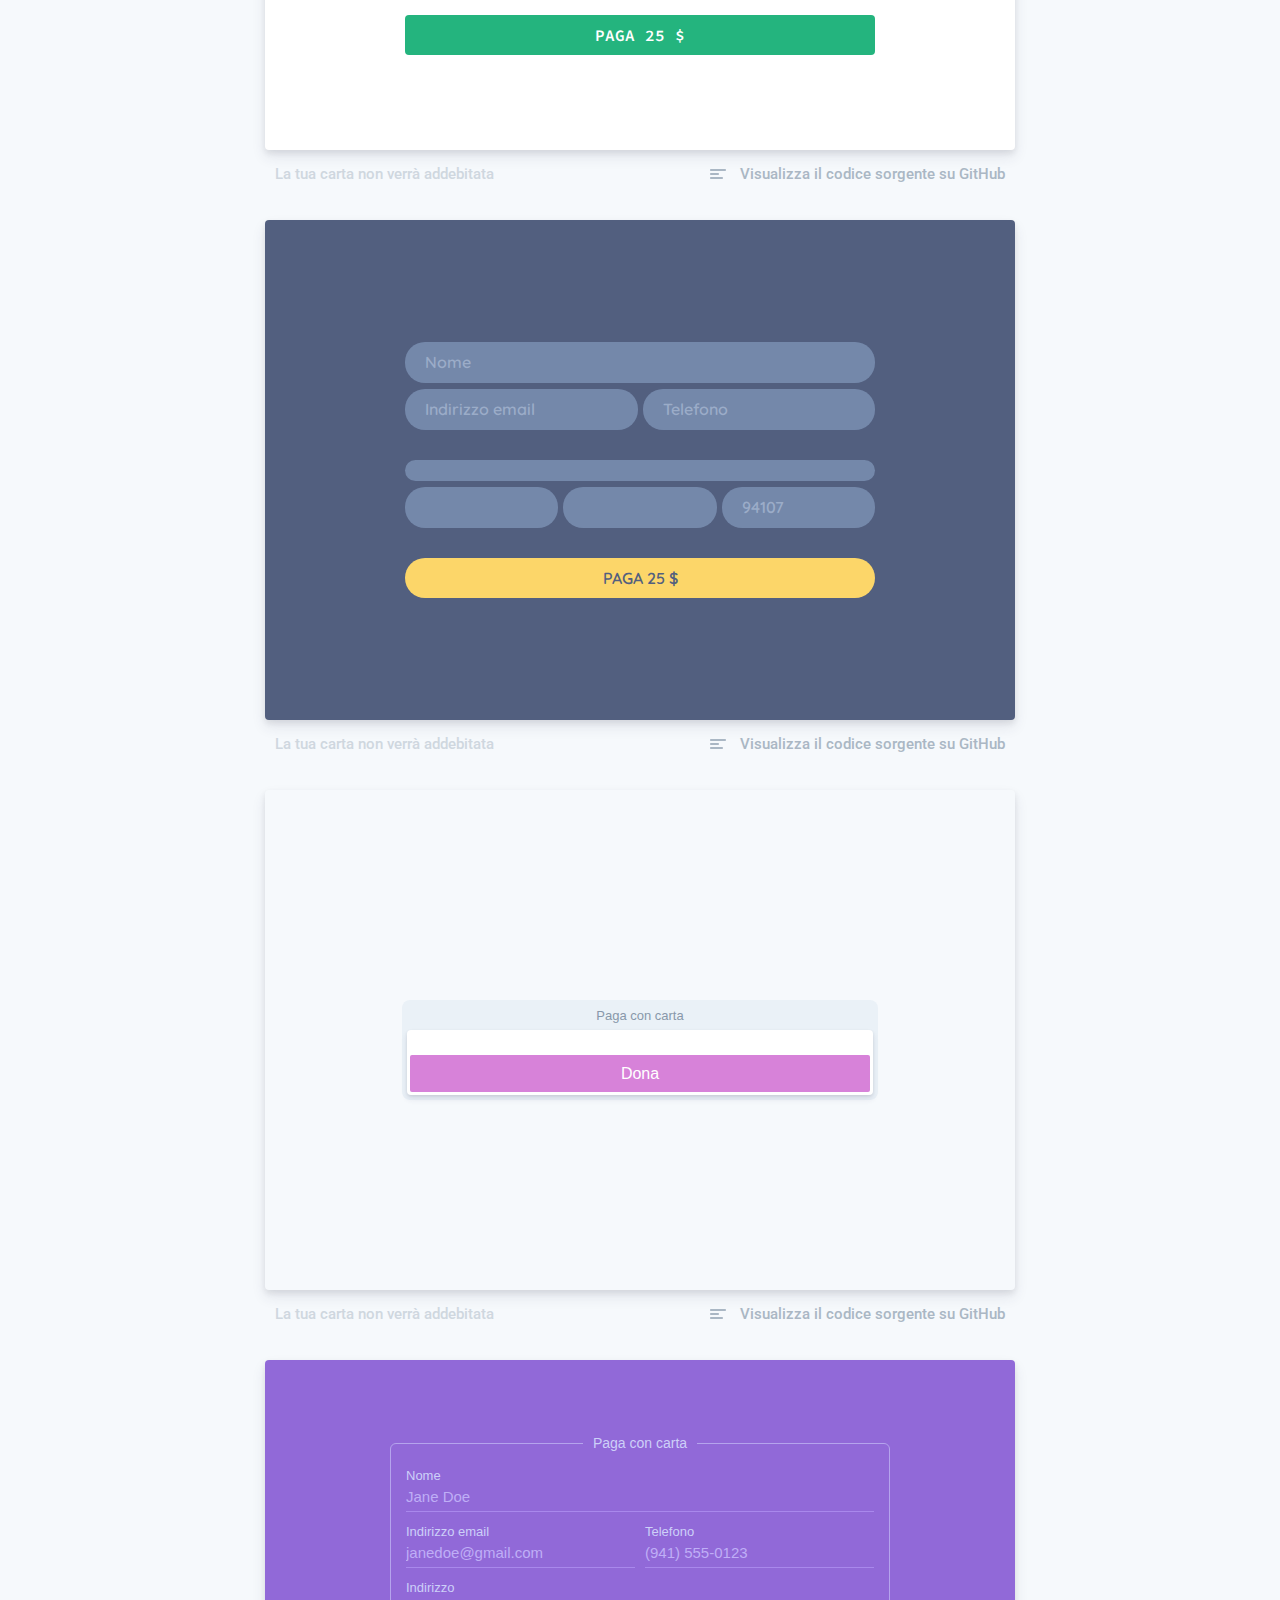
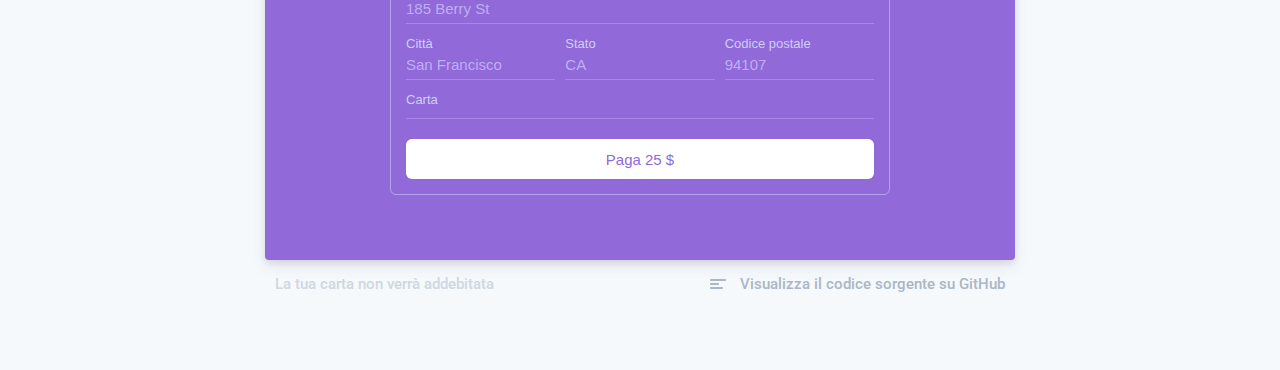
<file: it/index.html>
<!DOCTYPE html><html lang="it"><head>
  <meta charset="utf-8">
  <meta name="viewport" content="width=device-width, initial-scale=1">

  <title data-tid="elements_examples.meta.title">Stripe Elements: Build beautiful, smart checkout flows</title>
  <meta data-tid="elements_examples.meta.description" name="description" content="Build beautiful, smart checkout flows.">

  <link rel="shortcut icon" href="img/favicon.ico">
  <link rel="apple-touch-icon-precomposed" href="img/apple-touch-icon/180x180.png">
  <link rel="icon" href="img/apple-touch-icon/180x180.png">

  <script src="https://js.stripe.com/v3/"></script>
  <script src="../js/index.js" data-rel-js=""></script>

  <link href="https://fonts.googleapis.com/css?family=Roboto" rel="stylesheet">
  <link href="https://fonts.googleapis.com/css?family=Quicksand" rel="stylesheet">
  <link href="https://fonts.googleapis.com/css?family=Source+Code+Pro" rel="stylesheet">

  <link rel="stylesheet" type="text/css" href="../css/base.css" data-rel-css="">

  <!-- CSS for each example: -->
  <link rel="stylesheet" type="text/css" href="../css/example1.css" data-rel-css="">
  <link rel="stylesheet" type="text/css" href="../css/example2.css" data-rel-css="">
  <link rel="stylesheet" type="text/css" href="../css/example3.css" data-rel-css="">
  <link rel="stylesheet" type="text/css" href="../css/example4.css" data-rel-css="">
  <link rel="stylesheet" type="text/css" href="../css/example5.css" data-rel-css="">
</head>
<body>
  <div class="globalContent">
    <main>
    <div class="stripes">
      <div class="stripe s1"></div>
      <div class="stripe s2"></div>
      <div class="stripe s3"></div>
    </div>
    <section class="container-lg">
      <!--Intro-->
      <div class="cell intro">
        <ul class="optionList" role="tablist">
          <li role="tab">
            <a data-lang="de">
              Deutsch
            </a>
          </li>
          <li role="tab">
            <a data-lang="en">
              English
            </a>
          </li>
          <li role="tab">
            <a data-lang="es">
              Espa&#xF1;ol
            </a>
          </li>
          <li role="tab">
            <a data-lang="fr">
              Fran&#xE7;ais
            </a>
          </li>
          <li role="tab">
            <a data-lang="it">
              Italiano
            </a>
          </li>
          <li role="tab">
            <a data-lang="ja">
              &#x65E5;&#x672C;&#x8A9E;
            </a>
          </li>
        </ul>
        <h1 data-tid="elements_examples.intro.title" class="common-SuperTitle">Esempi di Stripe Elements</h1>
        <p data-tid="elements_examples.intro.subtitle" class="common-IntroText">Elements offre un&apos;ampia scelta di componenti di interfaccia preconfigurati in grado di aiutarti a creare procedure di checkout personalizzate e ad alta risoluzione per dispositivi mobili e desktop.</p>
        <p class="common-ButtonGroup">
        <a data-tid="elements_examples.intro.button_learn_more" href="https://stripe.com/elements" class="common-Button common-Button--default">Scopri di pi&#xF9;</a>
        <a data-tid="elements_examples.intro.button_docs" href="https://stripe.com/docs/stripe-js" class="common-Button" ="elements_docs"="">Consulta i documenti</a>
      </p></div>

      <!--Example 1-->
      <div class="cell example example1" id="example-1">
        <form>
          <fieldset>
            <div class="row">
              <label for="example1-name" data-tid="elements_examples.form.name_label">Nome</label>
              <input id="example1-name" data-tid="elements_examples.form.name_placeholder" type="text" placeholder="Jane Doe" required autocomplete="name">
            </div>
            <div class="row">
              <label for="example1-email" data-tid="elements_examples.form.email_label">Indirizzo email</label>
              <input id="example1-email" data-tid="elements_examples.form.email_placeholder" type="email" placeholder="janedoe@gmail.com" required autocomplete="email">
            </div>
            <div class="row">
              <label for="example1-phone" data-tid="elements_examples.form.phone_label">Telefono</label>
              <input id="example1-phone" data-tid="elements_examples.form.phone_placeholder" type="tel" placeholder="(941) 555-0123" required autocomplete="tel">
            </div>
          </fieldset>
          <fieldset>
            <div class="row">
              <div id="example1-card"></div>
            </div>
          </fieldset>
          <button type="submit" data-tid="elements_examples.form.pay_button">Paga 25 $</button>
          <div class="error" role="alert"><svg xmlns="http://www.w3.org/2000/svg" width="17" height="17" viewBox="0 0 17 17">
              <path class="base" fill="#000" d="M8.5,17 C3.80557963,17 0,13.1944204 0,8.5 C0,3.80557963 3.80557963,0 8.5,0 C13.1944204,0 17,3.80557963 17,8.5 C17,13.1944204 13.1944204,17 8.5,17 Z"/>
              <path class="glyph" fill="#FFF" d="M8.5,7.29791847 L6.12604076,4.92395924 C5.79409512,4.59201359 5.25590488,4.59201359 4.92395924,4.92395924 C4.59201359,5.25590488 4.59201359,5.79409512 4.92395924,6.12604076 L7.29791847,8.5 L4.92395924,10.8739592 C4.59201359,11.2059049 4.59201359,11.7440951 4.92395924,12.0760408 C5.25590488,12.4079864 5.79409512,12.4079864 6.12604076,12.0760408 L8.5,9.70208153 L10.8739592,12.0760408 C11.2059049,12.4079864 11.7440951,12.4079864 12.0760408,12.0760408 C12.4079864,11.7440951 12.4079864,11.2059049 12.0760408,10.8739592 L9.70208153,8.5 L12.0760408,6.12604076 C12.4079864,5.79409512 12.4079864,5.25590488 12.0760408,4.92395924 C11.7440951,4.59201359 11.2059049,4.59201359 10.8739592,4.92395924 L8.5,7.29791847 L8.5,7.29791847 Z"/>
            </svg>
            <span class="message"></span></div>
        </form>
        <div class="success">
          <div class="icon">
            <svg width="84px" height="84px" viewBox="0 0 84 84" version="1.1" xmlns="http://www.w3.org/2000/svg" xlink="http://www.w3.org/1999/xlink">
              <circle class="border" cx="42" cy="42" r="40" stroke-linecap="round" stroke-width="4" stroke="#000" fill="none"/>
              <path class="checkmark" stroke-linecap="round" stroke-linejoin="round" d="M23.375 42.5488281 36.8840688 56.0578969 64.891932 28.0500338" stroke-width="4" stroke="#000" fill="none"/>
            </svg>
          </div>
          <h3 class="title" data-tid="elements_examples.success.title">Pagamento riuscito</h3>
          <p class="message"><span data-tid="elements_examples.success.message">Grazie per aver scelto di provare Elements. Non &#xE8; stato effettuato alcun addebito, ma &#xE8; stato generato un token:</span><span class="token">tok_189gMN2eZvKYlo2CwTBv9KKh</span></p>
          <a class="reset" href="#">
            <svg width="32px" height="32px" viewBox="0 0 32 32" version="1.1" xmlns="http://www.w3.org/2000/svg" xlink="http://www.w3.org/1999/xlink">
              <path fill="#000000" d="M15,7.05492878 C10.5000495,7.55237307 7,11.3674463 7,16 C7,20.9705627 11.0294373,25 16,25 C20.9705627,25 25,20.9705627 25,16 C25,15.3627484 24.4834055,14.8461538 23.8461538,14.8461538 C23.2089022,14.8461538 22.6923077,15.3627484 22.6923077,16 C22.6923077,19.6960595 19.6960595,22.6923077 16,22.6923077 C12.3039405,22.6923077 9.30769231,19.6960595 9.30769231,16 C9.30769231,12.3039405 12.3039405,9.30769231 16,9.30769231 L16,12.0841673 C16,12.1800431 16.0275652,12.2738974 16.0794108,12.354546 C16.2287368,12.5868311 16.5380938,12.6540826 16.7703788,12.5047565 L22.3457501,8.92058924 L22.3457501,8.92058924 C22.4060014,8.88185624 22.4572275,8.83063012 22.4959605,8.7703788 C22.6452866,8.53809377 22.5780351,8.22873685 22.3457501,8.07941076 L22.3457501,8.07941076 L16.7703788,4.49524351 C16.6897301,4.44339794 16.5958758,4.41583275 16.5,4.41583275 C16.2238576,4.41583275 16,4.63969037 16,4.91583275 L16,7 L15,7 L15,7.05492878 Z M16,32 C7.163444,32 0,24.836556 0,16 C0,7.163444 7.163444,0 16,0 C24.836556,0 32,7.163444 32,16 C32,24.836556 24.836556,32 16,32 Z"/>
            </svg>
          </a>
        </div>

        <div class="caption">
          <span data-tid="elements_examples.caption.no_charge" class="no-charge">La tua carta non verr&#xE0; addebitata</span>
          <a class="source" href="https://github.com/stripe/elements-examples/#example-1">
            <svg width="16px" height="10px" viewBox="0 0 16 10" version="1.1" xmlns="http://www.w3.org/2000/svg" xlink="http://www.w3.org/1999/xlink">
              <path d="M1,8 L12,8 C12.5522847,8 13,8.44771525 13,9 C13,9.55228475 12.5522847,10 12,10 L1,10 C0.44771525,10 6.76353751e-17,9.55228475 0,9 C-6.76353751e-17,8.44771525 0.44771525,8 1,8 L1,8 Z M1,4 L8,4 C8.55228475,4 9,4.44771525 9,5 C9,5.55228475 8.55228475,6 8,6 L1,6 C0.44771525,6 6.76353751e-17,5.55228475 0,5 C-6.76353751e-17,4.44771525 0.44771525,4 1,4 L1,4 Z M1,0 L15,0 C15.5522847,-1.01453063e-16 16,0.44771525 16,1 L16,1 C16,1.55228475 15.5522847,2 15,2 L1,2 C0.44771525,2 6.76353751e-17,1.55228475 0,1 L0,1 L0,1 C-6.76353751e-17,0.44771525 0.44771525,1.01453063e-16 1,0 L1,0 Z" fill="#AAB7C4"/>
            </svg>
            <span data-tid="elements_examples.caption.view_source">Visualizza il codice sorgente su GitHub</span>
          </a>
        </div>
      </div>

      <!--Example 2-->
      <div class="cell example example2" id="example-2">
        <form>
          <div data-locale-reversible="">
            <div class="row">
              <div class="field">
                <input id="example2-address" data-tid="elements_examples.form.address_placeholder" class="input empty" type="text" placeholder="185 Berry St" required autocomplete="address-line1">
                <label for="example2-address" data-tid="elements_examples.form.address_label">Indirizzo</label>
                <div class="baseline"></div>
              </div>
            </div>
            <div class="row" data-locale-reversible="">
              <div class="field half-width">
                <input id="example2-city" data-tid="elements_examples.form.city_placeholder" class="input empty" type="text" placeholder="San Francisco" required autocomplete="address-level2">
                <label for="example2-city" data-tid="elements_examples.form.city_label">Citt&#xE0;</label>
                <div class="baseline"></div>
              </div>
              <div class="field quarter-width">
                <input id="example2-state" data-tid="elements_examples.form.state_placeholder" class="input empty" type="text" placeholder="CA" required autocomplete="address-level1">
                <label for="example2-state" data-tid="elements_examples.form.state_label">Stato</label>
                <div class="baseline"></div>
              </div>
              <div class="field quarter-width">
                <input id="example2-zip" data-tid="elements_examples.form.postal_code_placeholder" class="input empty" type="text" placeholder="94107" required autocomplete="postal-code">
                <label for="example2-zip" data-tid="elements_examples.form.postal_code_label">Codice postale</label>
                <div class="baseline"></div>
              </div>
            </div>
          </div>
          <div class="row">
            <div class="field">
              <div id="example2-card-number" class="input empty"></div>
              <label for="example2-card-number" data-tid="elements_examples.form.card_number_label">Numero di carta</label>
              <div class="baseline"></div>
            </div>
          </div>
          <div class="row">
            <div class="field half-width">
              <div id="example2-card-expiry" class="input empty"></div>
              <label for="example2-card-expiry" data-tid="elements_examples.form.card_expiry_label">Scadenza</label>
              <div class="baseline"></div>
            </div>
            <div class="field half-width">
              <div id="example2-card-cvc" class="input empty"></div>
              <label for="example2-card-cvc" data-tid="elements_examples.form.card_cvc_label">CVC</label>
              <div class="baseline"></div>
            </div>
          </div>
        <button type="submit" data-tid="elements_examples.form.pay_button">Paga 25 $</button>
          <div class="error" role="alert"><svg xmlns="http://www.w3.org/2000/svg" width="17" height="17" viewBox="0 0 17 17">
              <path class="base" fill="#000" d="M8.5,17 C3.80557963,17 0,13.1944204 0,8.5 C0,3.80557963 3.80557963,0 8.5,0 C13.1944204,0 17,3.80557963 17,8.5 C17,13.1944204 13.1944204,17 8.5,17 Z"/>
              <path class="glyph" fill="#FFF" d="M8.5,7.29791847 L6.12604076,4.92395924 C5.79409512,4.59201359 5.25590488,4.59201359 4.92395924,4.92395924 C4.59201359,5.25590488 4.59201359,5.79409512 4.92395924,6.12604076 L7.29791847,8.5 L4.92395924,10.8739592 C4.59201359,11.2059049 4.59201359,11.7440951 4.92395924,12.0760408 C5.25590488,12.4079864 5.79409512,12.4079864 6.12604076,12.0760408 L8.5,9.70208153 L10.8739592,12.0760408 C11.2059049,12.4079864 11.7440951,12.4079864 12.0760408,12.0760408 C12.4079864,11.7440951 12.4079864,11.2059049 12.0760408,10.8739592 L9.70208153,8.5 L12.0760408,6.12604076 C12.4079864,5.79409512 12.4079864,5.25590488 12.0760408,4.92395924 C11.7440951,4.59201359 11.2059049,4.59201359 10.8739592,4.92395924 L8.5,7.29791847 L8.5,7.29791847 Z"/>
            </svg>
            <span class="message"></span></div>
        </form>
        <div class="success">
          <div class="icon">
            <svg width="84px" height="84px" viewBox="0 0 84 84" version="1.1" xmlns="http://www.w3.org/2000/svg" xlink="http://www.w3.org/1999/xlink">
              <circle class="border" cx="42" cy="42" r="40" stroke-linecap="round" stroke-width="4" stroke="#000" fill="none"/>
              <path class="checkmark" stroke-linecap="round" stroke-linejoin="round" d="M23.375 42.5488281 36.8840688 56.0578969 64.891932 28.0500338" stroke-width="4" stroke="#000" fill="none"/>
            </svg>
          </div>
          <h3 class="title" data-tid="elements_examples.success.title">Pagamento riuscito</h3>
          <p class="message"><span data-tid="elements_examples.success.message">Grazie per aver scelto di provare Elements. Non &#xE8; stato effettuato alcun addebito, ma &#xE8; stato generato un token:</span><span class="token">tok_189gMN2eZvKYlo2CwTBv9KKh</span></p>
          <a class="reset" href="#">
            <svg width="32px" height="32px" viewBox="0 0 32 32" version="1.1" xmlns="http://www.w3.org/2000/svg" xlink="http://www.w3.org/1999/xlink">
              <path fill="#000000" d="M15,7.05492878 C10.5000495,7.55237307 7,11.3674463 7,16 C7,20.9705627 11.0294373,25 16,25 C20.9705627,25 25,20.9705627 25,16 C25,15.3627484 24.4834055,14.8461538 23.8461538,14.8461538 C23.2089022,14.8461538 22.6923077,15.3627484 22.6923077,16 C22.6923077,19.6960595 19.6960595,22.6923077 16,22.6923077 C12.3039405,22.6923077 9.30769231,19.6960595 9.30769231,16 C9.30769231,12.3039405 12.3039405,9.30769231 16,9.30769231 L16,12.0841673 C16,12.1800431 16.0275652,12.2738974 16.0794108,12.354546 C16.2287368,12.5868311 16.5380938,12.6540826 16.7703788,12.5047565 L22.3457501,8.92058924 L22.3457501,8.92058924 C22.4060014,8.88185624 22.4572275,8.83063012 22.4959605,8.7703788 C22.6452866,8.53809377 22.5780351,8.22873685 22.3457501,8.07941076 L22.3457501,8.07941076 L16.7703788,4.49524351 C16.6897301,4.44339794 16.5958758,4.41583275 16.5,4.41583275 C16.2238576,4.41583275 16,4.63969037 16,4.91583275 L16,7 L15,7 L15,7.05492878 Z M16,32 C7.163444,32 0,24.836556 0,16 C0,7.163444 7.163444,0 16,0 C24.836556,0 32,7.163444 32,16 C32,24.836556 24.836556,32 16,32 Z"/>
            </svg>
          </a>
        </div>

        <div class="caption">
          <span data-tid="elements_examples.caption.no_charge" class="no-charge">La tua carta non verr&#xE0; addebitata</span>
          <a class="source" href="https://github.com/stripe/elements-examples/#example-2">
            <svg width="16px" height="10px" viewBox="0 0 16 10" version="1.1" xmlns="http://www.w3.org/2000/svg" xlink="http://www.w3.org/1999/xlink">
              <path d="M1,8 L12,8 C12.5522847,8 13,8.44771525 13,9 C13,9.55228475 12.5522847,10 12,10 L1,10 C0.44771525,10 6.76353751e-17,9.55228475 0,9 C-6.76353751e-17,8.44771525 0.44771525,8 1,8 L1,8 Z M1,4 L8,4 C8.55228475,4 9,4.44771525 9,5 C9,5.55228475 8.55228475,6 8,6 L1,6 C0.44771525,6 6.76353751e-17,5.55228475 0,5 C-6.76353751e-17,4.44771525 0.44771525,4 1,4 L1,4 Z M1,0 L15,0 C15.5522847,-1.01453063e-16 16,0.44771525 16,1 L16,1 C16,1.55228475 15.5522847,2 15,2 L1,2 C0.44771525,2 6.76353751e-17,1.55228475 0,1 L0,1 L0,1 C-6.76353751e-17,0.44771525 0.44771525,1.01453063e-16 1,0 L1,0 Z" fill="#AAB7C4"/>
            </svg>
            <span data-tid="elements_examples.caption.view_source">Visualizza il codice sorgente su GitHub</span>
          </a>
        </div>
      </div>

      <!--Example 3-->
      <div class="cell example example3" id="example-3">
        <form>
          <div class="fieldset">
            <input id="example3-name" data-tid="elements_examples.form.name_label" class="field" type="text" placeholder="Nome" required autocomplete="name">
            <input id="example3-email" data-tid="elements_examples.form.email_label" class="field half-width" type="email" placeholder="Indirizzo email" required autocomplete="email">
            <input id="example3-phone" data-tid="elements_examples.form.phone_label" class="field half-width" type="tel" placeholder="Telefono" required autocomplete="tel">
          </div>
          <div class="fieldset">
            <div id="example3-card-number" class="field empty"></div>
            <div id="example3-card-expiry" class="field empty third-width"></div>
            <div id="example3-card-cvc" class="field empty third-width"></div>
            <input id="example3-zip" data-tid="elements_examples.form.postal_code_placeholder" class="field empty third-width" placeholder="94107">
          </div>
          <button type="submit" data-tid="elements_examples.form.pay_button">Paga 25 $</button>
          <div class="error" role="alert"><svg xmlns="http://www.w3.org/2000/svg" width="17" height="17" viewBox="0 0 17 17">
              <path class="base" fill="#000" d="M8.5,17 C3.80557963,17 0,13.1944204 0,8.5 C0,3.80557963 3.80557963,0 8.5,0 C13.1944204,0 17,3.80557963 17,8.5 C17,13.1944204 13.1944204,17 8.5,17 Z"/>
              <path class="glyph" fill="#FFF" d="M8.5,7.29791847 L6.12604076,4.92395924 C5.79409512,4.59201359 5.25590488,4.59201359 4.92395924,4.92395924 C4.59201359,5.25590488 4.59201359,5.79409512 4.92395924,6.12604076 L7.29791847,8.5 L4.92395924,10.8739592 C4.59201359,11.2059049 4.59201359,11.7440951 4.92395924,12.0760408 C5.25590488,12.4079864 5.79409512,12.4079864 6.12604076,12.0760408 L8.5,9.70208153 L10.8739592,12.0760408 C11.2059049,12.4079864 11.7440951,12.4079864 12.0760408,12.0760408 C12.4079864,11.7440951 12.4079864,11.2059049 12.0760408,10.8739592 L9.70208153,8.5 L12.0760408,6.12604076 C12.4079864,5.79409512 12.4079864,5.25590488 12.0760408,4.92395924 C11.7440951,4.59201359 11.2059049,4.59201359 10.8739592,4.92395924 L8.5,7.29791847 L8.5,7.29791847 Z"/>
            </svg>
            <span class="message"></span></div>
        </form>
        <div class="success">
          <div class="icon">
            <svg width="84px" height="84px" viewBox="0 0 84 84" version="1.1" xmlns="http://www.w3.org/2000/svg" xlink="http://www.w3.org/1999/xlink">
              <circle class="border" cx="42" cy="42" r="40" stroke-linecap="round" stroke-width="4" stroke="#000" fill="none"/>
              <path class="checkmark" stroke-linecap="round" stroke-linejoin="round" d="M23.375 42.5488281 36.8840688 56.0578969 64.891932 28.0500338" stroke-width="4" stroke="#000" fill="none"/>
            </svg>
          </div>
          <h3 class="title" data-tid="elements_examples.success.title">Pagamento riuscito</h3>
          <p class="message"><span data-tid="elements_examples.success.message">Grazie per aver scelto di provare Elements. Non &#xE8; stato effettuato alcun addebito, ma &#xE8; stato generato un token:</span><span class="token">tok_189gMN2eZvKYlo2CwTBv9KKh</span></p>
          <a class="reset" href="#">
            <svg width="32px" height="32px" viewBox="0 0 32 32" version="1.1" xmlns="http://www.w3.org/2000/svg" xlink="http://www.w3.org/1999/xlink">
              <path fill="#000000" d="M15,7.05492878 C10.5000495,7.55237307 7,11.3674463 7,16 C7,20.9705627 11.0294373,25 16,25 C20.9705627,25 25,20.9705627 25,16 C25,15.3627484 24.4834055,14.8461538 23.8461538,14.8461538 C23.2089022,14.8461538 22.6923077,15.3627484 22.6923077,16 C22.6923077,19.6960595 19.6960595,22.6923077 16,22.6923077 C12.3039405,22.6923077 9.30769231,19.6960595 9.30769231,16 C9.30769231,12.3039405 12.3039405,9.30769231 16,9.30769231 L16,12.0841673 C16,12.1800431 16.0275652,12.2738974 16.0794108,12.354546 C16.2287368,12.5868311 16.5380938,12.6540826 16.7703788,12.5047565 L22.3457501,8.92058924 L22.3457501,8.92058924 C22.4060014,8.88185624 22.4572275,8.83063012 22.4959605,8.7703788 C22.6452866,8.53809377 22.5780351,8.22873685 22.3457501,8.07941076 L22.3457501,8.07941076 L16.7703788,4.49524351 C16.6897301,4.44339794 16.5958758,4.41583275 16.5,4.41583275 C16.2238576,4.41583275 16,4.63969037 16,4.91583275 L16,7 L15,7 L15,7.05492878 Z M16,32 C7.163444,32 0,24.836556 0,16 C0,7.163444 7.163444,0 16,0 C24.836556,0 32,7.163444 32,16 C32,24.836556 24.836556,32 16,32 Z"/>
            </svg>
          </a>
        </div>

        <div class="caption">
          <span data-tid="elements_examples.caption.no_charge" class="no-charge">La tua carta non verr&#xE0; addebitata</span>
          <a class="source" href="https://github.com/stripe/elements-examples/#example-3">
            <svg width="16px" height="10px" viewBox="0 0 16 10" version="1.1" xmlns="http://www.w3.org/2000/svg" xlink="http://www.w3.org/1999/xlink">
              <path d="M1,8 L12,8 C12.5522847,8 13,8.44771525 13,9 C13,9.55228475 12.5522847,10 12,10 L1,10 C0.44771525,10 6.76353751e-17,9.55228475 0,9 C-6.76353751e-17,8.44771525 0.44771525,8 1,8 L1,8 Z M1,4 L8,4 C8.55228475,4 9,4.44771525 9,5 C9,5.55228475 8.55228475,6 8,6 L1,6 C0.44771525,6 6.76353751e-17,5.55228475 0,5 C-6.76353751e-17,4.44771525 0.44771525,4 1,4 L1,4 Z M1,0 L15,0 C15.5522847,-1.01453063e-16 16,0.44771525 16,1 L16,1 C16,1.55228475 15.5522847,2 15,2 L1,2 C0.44771525,2 6.76353751e-17,1.55228475 0,1 L0,1 L0,1 C-6.76353751e-17,0.44771525 0.44771525,1.01453063e-16 1,0 L1,0 Z" fill="#AAB7C4"/>
            </svg>
            <span data-tid="elements_examples.caption.view_source">Visualizza il codice sorgente su GitHub</span>
          </a>
        </div>
      </div>

      <!--Example 4-->
      <div class="cell example example4" id="example-4">
        <form>
          <div id="example4-paymentRequest">
            <!--Stripe paymentRequestButton Element inserted here-->
          </div>
          <fieldset>
            <legend class="card-only" data-tid="elements_examples.form.pay_with_card">Paga con carta</legend>
            <legend class="payment-request-available" data-tid="elements_examples.form.enter_card_manually">O inserisci i dettagli della carta</legend>
            <div class="container">
              <div id="example4-card"></div>
              <button type="submit" data-tid="elements_examples.form.donate_button">Dona</button>
            </div>
          </fieldset>
          <div class="error" role="alert"><svg xmlns="http://www.w3.org/2000/svg" width="17" height="17" viewBox="0 0 17 17">
              <path class="base" fill="#000" d="M8.5,17 C3.80557963,17 0,13.1944204 0,8.5 C0,3.80557963 3.80557963,0 8.5,0 C13.1944204,0 17,3.80557963 17,8.5 C17,13.1944204 13.1944204,17 8.5,17 Z"/>
              <path class="glyph" fill="#FFF" d="M8.5,7.29791847 L6.12604076,4.92395924 C5.79409512,4.59201359 5.25590488,4.59201359 4.92395924,4.92395924 C4.59201359,5.25590488 4.59201359,5.79409512 4.92395924,6.12604076 L7.29791847,8.5 L4.92395924,10.8739592 C4.59201359,11.2059049 4.59201359,11.7440951 4.92395924,12.0760408 C5.25590488,12.4079864 5.79409512,12.4079864 6.12604076,12.0760408 L8.5,9.70208153 L10.8739592,12.0760408 C11.2059049,12.4079864 11.7440951,12.4079864 12.0760408,12.0760408 C12.4079864,11.7440951 12.4079864,11.2059049 12.0760408,10.8739592 L9.70208153,8.5 L12.0760408,6.12604076 C12.4079864,5.79409512 12.4079864,5.25590488 12.0760408,4.92395924 C11.7440951,4.59201359 11.2059049,4.59201359 10.8739592,4.92395924 L8.5,7.29791847 L8.5,7.29791847 Z"/>
            </svg>
            <span class="message"></span></div>
        </form>
        <div class="success">
          <div class="icon">
            <svg width="84px" height="84px" viewBox="0 0 84 84" version="1.1" xmlns="http://www.w3.org/2000/svg" xlink="http://www.w3.org/1999/xlink">
              <circle class="border" cx="42" cy="42" r="40" stroke-linecap="round" stroke-width="4" stroke="#000" fill="none"/>
              <path class="checkmark" stroke-linecap="round" stroke-linejoin="round" d="M23.375 42.5488281 36.8840688 56.0578969 64.891932 28.0500338" stroke-width="4" stroke="#000" fill="none"/>
            </svg>
          </div>
          <h3 class="title" data-tid="elements_examples.success.title">Pagamento riuscito</h3>
          <p class="message"><span data-tid="elements_examples.success.message">Grazie per aver scelto di provare Elements. Non &#xE8; stato effettuato alcun addebito, ma &#xE8; stato generato un token:</span><span class="token">tok_189gMN2eZvKYlo2CwTBv9KKh</span></p>
          <a class="reset" href="#">
            <svg width="32px" height="32px" viewBox="0 0 32 32" version="1.1" xmlns="http://www.w3.org/2000/svg" xlink="http://www.w3.org/1999/xlink">
              <path fill="#000000" d="M15,7.05492878 C10.5000495,7.55237307 7,11.3674463 7,16 C7,20.9705627 11.0294373,25 16,25 C20.9705627,25 25,20.9705627 25,16 C25,15.3627484 24.4834055,14.8461538 23.8461538,14.8461538 C23.2089022,14.8461538 22.6923077,15.3627484 22.6923077,16 C22.6923077,19.6960595 19.6960595,22.6923077 16,22.6923077 C12.3039405,22.6923077 9.30769231,19.6960595 9.30769231,16 C9.30769231,12.3039405 12.3039405,9.30769231 16,9.30769231 L16,12.0841673 C16,12.1800431 16.0275652,12.2738974 16.0794108,12.354546 C16.2287368,12.5868311 16.5380938,12.6540826 16.7703788,12.5047565 L22.3457501,8.92058924 L22.3457501,8.92058924 C22.4060014,8.88185624 22.4572275,8.83063012 22.4959605,8.7703788 C22.6452866,8.53809377 22.5780351,8.22873685 22.3457501,8.07941076 L22.3457501,8.07941076 L16.7703788,4.49524351 C16.6897301,4.44339794 16.5958758,4.41583275 16.5,4.41583275 C16.2238576,4.41583275 16,4.63969037 16,4.91583275 L16,7 L15,7 L15,7.05492878 Z M16,32 C7.163444,32 0,24.836556 0,16 C0,7.163444 7.163444,0 16,0 C24.836556,0 32,7.163444 32,16 C32,24.836556 24.836556,32 16,32 Z"/>
            </svg>
          </a>
        </div>

        <div class="caption">
          <span data-tid="elements_examples.caption.no_charge" class="no-charge">La tua carta non verr&#xE0; addebitata</span>
          <a class="source" href="https://github.com/stripe/elements-examples/#example-4">
            <svg width="16px" height="10px" viewBox="0 0 16 10" version="1.1" xmlns="http://www.w3.org/2000/svg" xlink="http://www.w3.org/1999/xlink">
              <path d="M1,8 L12,8 C12.5522847,8 13,8.44771525 13,9 C13,9.55228475 12.5522847,10 12,10 L1,10 C0.44771525,10 6.76353751e-17,9.55228475 0,9 C-6.76353751e-17,8.44771525 0.44771525,8 1,8 L1,8 Z M1,4 L8,4 C8.55228475,4 9,4.44771525 9,5 C9,5.55228475 8.55228475,6 8,6 L1,6 C0.44771525,6 6.76353751e-17,5.55228475 0,5 C-6.76353751e-17,4.44771525 0.44771525,4 1,4 L1,4 Z M1,0 L15,0 C15.5522847,-1.01453063e-16 16,0.44771525 16,1 L16,1 C16,1.55228475 15.5522847,2 15,2 L1,2 C0.44771525,2 6.76353751e-17,1.55228475 0,1 L0,1 L0,1 C-6.76353751e-17,0.44771525 0.44771525,1.01453063e-16 1,0 L1,0 Z" fill="#AAB7C4"/>
            </svg>
            <span data-tid="elements_examples.caption.view_source">Visualizza il codice sorgente su GitHub</span>
          </a>
        </div>
      </div>

      <!--Example 5-->
      <div class="cell example example5" id="example-5">
        <form>
          <div id="example5-paymentRequest">
            <!--Stripe paymentRequestButton Element inserted here-->
          </div>
          <fieldset>
            <legend class="card-only" data-tid="elements_examples.form.pay_with_card">Paga con carta</legend>
            <legend class="payment-request-available" data-tid="elements_examples.form.enter_card_manually">O inserisci i dettagli della carta</legend>
            <div class="row">
              <div class="field">
                <label for="example5-name" data-tid="elements_examples.form.name_label">Nome</label>
                <input id="example5-name" data-tid="elements_examples.form.name_placeholder" class="input" type="text" placeholder="Jane Doe" required autocomplete="name">
              </div>
            </div>
            <div class="row">
              <div class="field">
                <label for="example5-email" data-tid="elements_examples.form.email_label">Indirizzo email</label>
                <input id="example5-email" data-tid="elements_examples.form.email_placeholder" class="input" type="text" placeholder="janedoe@gmail.com" required autocomplete="email">
              </div>
              <div class="field">
                <label for="example5-phone" data-tid="elements_examples.form.phone_label">Telefono</label>
                <input id="example5-phone" data-tid="elements_examples.form.phone_placeholder" class="input" type="text" placeholder="(941) 555-0123" required autocomplete="tel">
              </div>
            </div>
            <div data-locale-reversible="">
              <div class="row">
                <div class="field">
                  <label for="example5-address" data-tid="elements_examples.form.address_label">Indirizzo</label>
                  <input id="example5-address" data-tid="elements_examples.form.address_placeholder" class="input" type="text" placeholder="185 Berry St" required autocomplete="address-line1">
                </div>
              </div>
              <div class="row" data-locale-reversible="">
                <div class="field">
                  <label for="example5-city" data-tid="elements_examples.form.city_label">Citt&#xE0;</label>
                  <input id="example5-city" data-tid="elements_examples.form.city_placeholder" class="input" type="text" placeholder="San Francisco" required autocomplete="address-level2">
                </div>
                <div class="field">
                  <label for="example5-state" data-tid="elements_examples.form.state_label">Stato</label>
                  <input id="example5-state" data-tid="elements_examples.form.state_placeholder" class="input empty" type="text" placeholder="CA" required autocomplete="address-level1">
                </div>
                <div class="field">
                  <label for="example5-zip" data-tid="elements_examples.form.postal_code_label">Codice postale</label>
                  <input id="example5-zip" data-tid="elements_examples.form.postal_code_placeholder" class="input empty" type="text" placeholder="94107" required autocomplete="postal-code">
                </div>
              </div>
            </div>
            <div class="row">
              <div class="field">
                <label for="example5-card" data-tid="elements_examples.form.card_label">Carta</label>
                <div id="example5-card" class="input"></div>
              </div>
            </div>
            <button type="submit" data-tid="elements_examples.form.pay_button">Paga 25 $</button>
          </fieldset>
          <div class="error" role="alert"><svg xmlns="http://www.w3.org/2000/svg" width="17" height="17" viewBox="0 0 17 17">
              <path class="base" fill="#000" d="M8.5,17 C3.80557963,17 0,13.1944204 0,8.5 C0,3.80557963 3.80557963,0 8.5,0 C13.1944204,0 17,3.80557963 17,8.5 C17,13.1944204 13.1944204,17 8.5,17 Z"/>
              <path class="glyph" fill="#FFF" d="M8.5,7.29791847 L6.12604076,4.92395924 C5.79409512,4.59201359 5.25590488,4.59201359 4.92395924,4.92395924 C4.59201359,5.25590488 4.59201359,5.79409512 4.92395924,6.12604076 L7.29791847,8.5 L4.92395924,10.8739592 C4.59201359,11.2059049 4.59201359,11.7440951 4.92395924,12.0760408 C5.25590488,12.4079864 5.79409512,12.4079864 6.12604076,12.0760408 L8.5,9.70208153 L10.8739592,12.0760408 C11.2059049,12.4079864 11.7440951,12.4079864 12.0760408,12.0760408 C12.4079864,11.7440951 12.4079864,11.2059049 12.0760408,10.8739592 L9.70208153,8.5 L12.0760408,6.12604076 C12.4079864,5.79409512 12.4079864,5.25590488 12.0760408,4.92395924 C11.7440951,4.59201359 11.2059049,4.59201359 10.8739592,4.92395924 L8.5,7.29791847 L8.5,7.29791847 Z"/>
            </svg>
            <span class="message"></span></div>
        </form>
        <div class="success">
          <div class="icon">
            <svg width="84px" height="84px" viewBox="0 0 84 84" version="1.1" xmlns="http://www.w3.org/2000/svg" xlink="http://www.w3.org/1999/xlink">
              <circle class="border" cx="42" cy="42" r="40" stroke-linecap="round" stroke-width="4" stroke="#000" fill="none"/>
              <path class="checkmark" stroke-linecap="round" stroke-linejoin="round" d="M23.375 42.5488281 36.8840688 56.0578969 64.891932 28.0500338" stroke-width="4" stroke="#000" fill="none"/>
            </svg>
          </div>
          <h3 class="title" data-tid="elements_examples.success.title">Pagamento riuscito</h3>
          <p class="message"><span data-tid="elements_examples.success.message">Grazie per aver scelto di provare Elements. Non &#xE8; stato effettuato alcun addebito, ma &#xE8; stato generato un token:</span><span class="token">tok_189gMN2eZvKYlo2CwTBv9KKh</span></p>
          <a class="reset" href="#">
            <svg width="32px" height="32px" viewBox="0 0 32 32" version="1.1" xmlns="http://www.w3.org/2000/svg" xlink="http://www.w3.org/1999/xlink">
              <path fill="#000000" d="M15,7.05492878 C10.5000495,7.55237307 7,11.3674463 7,16 C7,20.9705627 11.0294373,25 16,25 C20.9705627,25 25,20.9705627 25,16 C25,15.3627484 24.4834055,14.8461538 23.8461538,14.8461538 C23.2089022,14.8461538 22.6923077,15.3627484 22.6923077,16 C22.6923077,19.6960595 19.6960595,22.6923077 16,22.6923077 C12.3039405,22.6923077 9.30769231,19.6960595 9.30769231,16 C9.30769231,12.3039405 12.3039405,9.30769231 16,9.30769231 L16,12.0841673 C16,12.1800431 16.0275652,12.2738974 16.0794108,12.354546 C16.2287368,12.5868311 16.5380938,12.6540826 16.7703788,12.5047565 L22.3457501,8.92058924 L22.3457501,8.92058924 C22.4060014,8.88185624 22.4572275,8.83063012 22.4959605,8.7703788 C22.6452866,8.53809377 22.5780351,8.22873685 22.3457501,8.07941076 L22.3457501,8.07941076 L16.7703788,4.49524351 C16.6897301,4.44339794 16.5958758,4.41583275 16.5,4.41583275 C16.2238576,4.41583275 16,4.63969037 16,4.91583275 L16,7 L15,7 L15,7.05492878 Z M16,32 C7.163444,32 0,24.836556 0,16 C0,7.163444 7.163444,0 16,0 C24.836556,0 32,7.163444 32,16 C32,24.836556 24.836556,32 16,32 Z"/>
            </svg>
          </a>
        </div>

        <div class="caption">
          <span data-tid="elements_examples.caption.no_charge" class="no-charge">La tua carta non verr&#xE0; addebitata</span>
          <a class="source" href="https://github.com/stripe/elements-examples/#example-5">
            <svg width="16px" height="10px" viewBox="0 0 16 10" version="1.1" xmlns="http://www.w3.org/2000/svg" xlink="http://www.w3.org/1999/xlink">
              <path d="M1,8 L12,8 C12.5522847,8 13,8.44771525 13,9 C13,9.55228475 12.5522847,10 12,10 L1,10 C0.44771525,10 6.76353751e-17,9.55228475 0,9 C-6.76353751e-17,8.44771525 0.44771525,8 1,8 L1,8 Z M1,4 L8,4 C8.55228475,4 9,4.44771525 9,5 C9,5.55228475 8.55228475,6 8,6 L1,6 C0.44771525,6 6.76353751e-17,5.55228475 0,5 C-6.76353751e-17,4.44771525 0.44771525,4 1,4 L1,4 Z M1,0 L15,0 C15.5522847,-1.01453063e-16 16,0.44771525 16,1 L16,1 C16,1.55228475 15.5522847,2 15,2 L1,2 C0.44771525,2 6.76353751e-17,1.55228475 0,1 L0,1 L0,1 C-6.76353751e-17,0.44771525 0.44771525,1.01453063e-16 1,0 L1,0 Z" fill="#AAB7C4"/>
            </svg>
            <span data-tid="elements_examples.caption.view_source">Visualizza il codice sorgente su GitHub</span>
          </a>
        </div>
      </div>
    </section>
    <a href="https://github.com/stripe/elements-examples" class="github-corner" aria-label="View source on Github"><svg width="80" height="80" viewBox="0 0 250 250" style="fill:#6772e5; color:#f6f9fc; position: absolute; top: 0; border: 0; right: 0;" aria-hidden="true"><path d="M0,0 L115,115 L130,115 L142,142 L250,250 L250,0 Z"/><path d="M128.3,109.0 C113.8,99.7 119.0,89.6 119.0,89.6 C122.0,82.7 120.5,78.6 120.5,78.6 C119.2,72.0 123.4,76.3 123.4,76.3 C127.3,80.9 125.5,87.3 125.5,87.3 C122.9,97.6 130.6,101.9 134.4,103.2" fill="currentColor" style="transform-origin: 130px 106px;" class="octo-arm"/><path d="M115.0,115.0 C114.9,115.1 118.7,116.5 119.8,115.4 L133.7,101.6 C136.9,99.2 139.9,98.4 142.2,98.6 C133.8,88.0 127.5,74.4 143.8,58.0 C148.5,53.4 154.0,51.2 159.7,51.0 C160.3,49.4 163.2,43.6 171.4,40.1 C171.4,40.1 176.1,42.5 178.8,56.2 C183.1,58.6 187.2,61.8 190.9,65.4 C194.5,69.0 197.7,73.2 200.1,77.6 C213.8,80.2 216.3,84.9 216.3,84.9 C212.7,93.1 206.9,96.0 205.4,96.6 C205.1,102.4 203.0,107.8 198.3,112.5 C181.9,128.9 168.3,122.5 157.7,114.1 C157.9,116.9 156.7,120.9 152.7,124.9 L141.0,136.5 C139.8,137.7 141.6,141.9 141.8,141.8 Z" fill="currentColor" class="octo-body"/></svg></a><style>.github-corner:hover .octo-arm{animation:octocat-wave 560ms ease-in-out}@keyframes octocat-wave{0%,100%{transform:rotate(0)}20%,60%{transform:rotate(-25deg)}40%,80%{transform:rotate(10deg)}}@media (max-width:500px){.github-corner:hover .octo-arm{animation:none}.github-corner .octo-arm{animation:octocat-wave 560ms ease-in-out}}</style>
    </main>
  </div>

  <!-- Simple localization script for Stripe's examples page. -->
  <script src="../js/l10n.js" data-rel-js=""></script>

  <!-- Scripts for each example: -->
  <script src="../js/example1.js" data-rel-js=""></script>
  <script src="../js/example2.js" data-rel-js=""></script>
  <script src="../js/example3.js" data-rel-js=""></script>
  <script src="../js/example4.js" data-rel-js=""></script>
  <script src="../js/example5.js" data-rel-js=""></script>



</body></html>
</file>
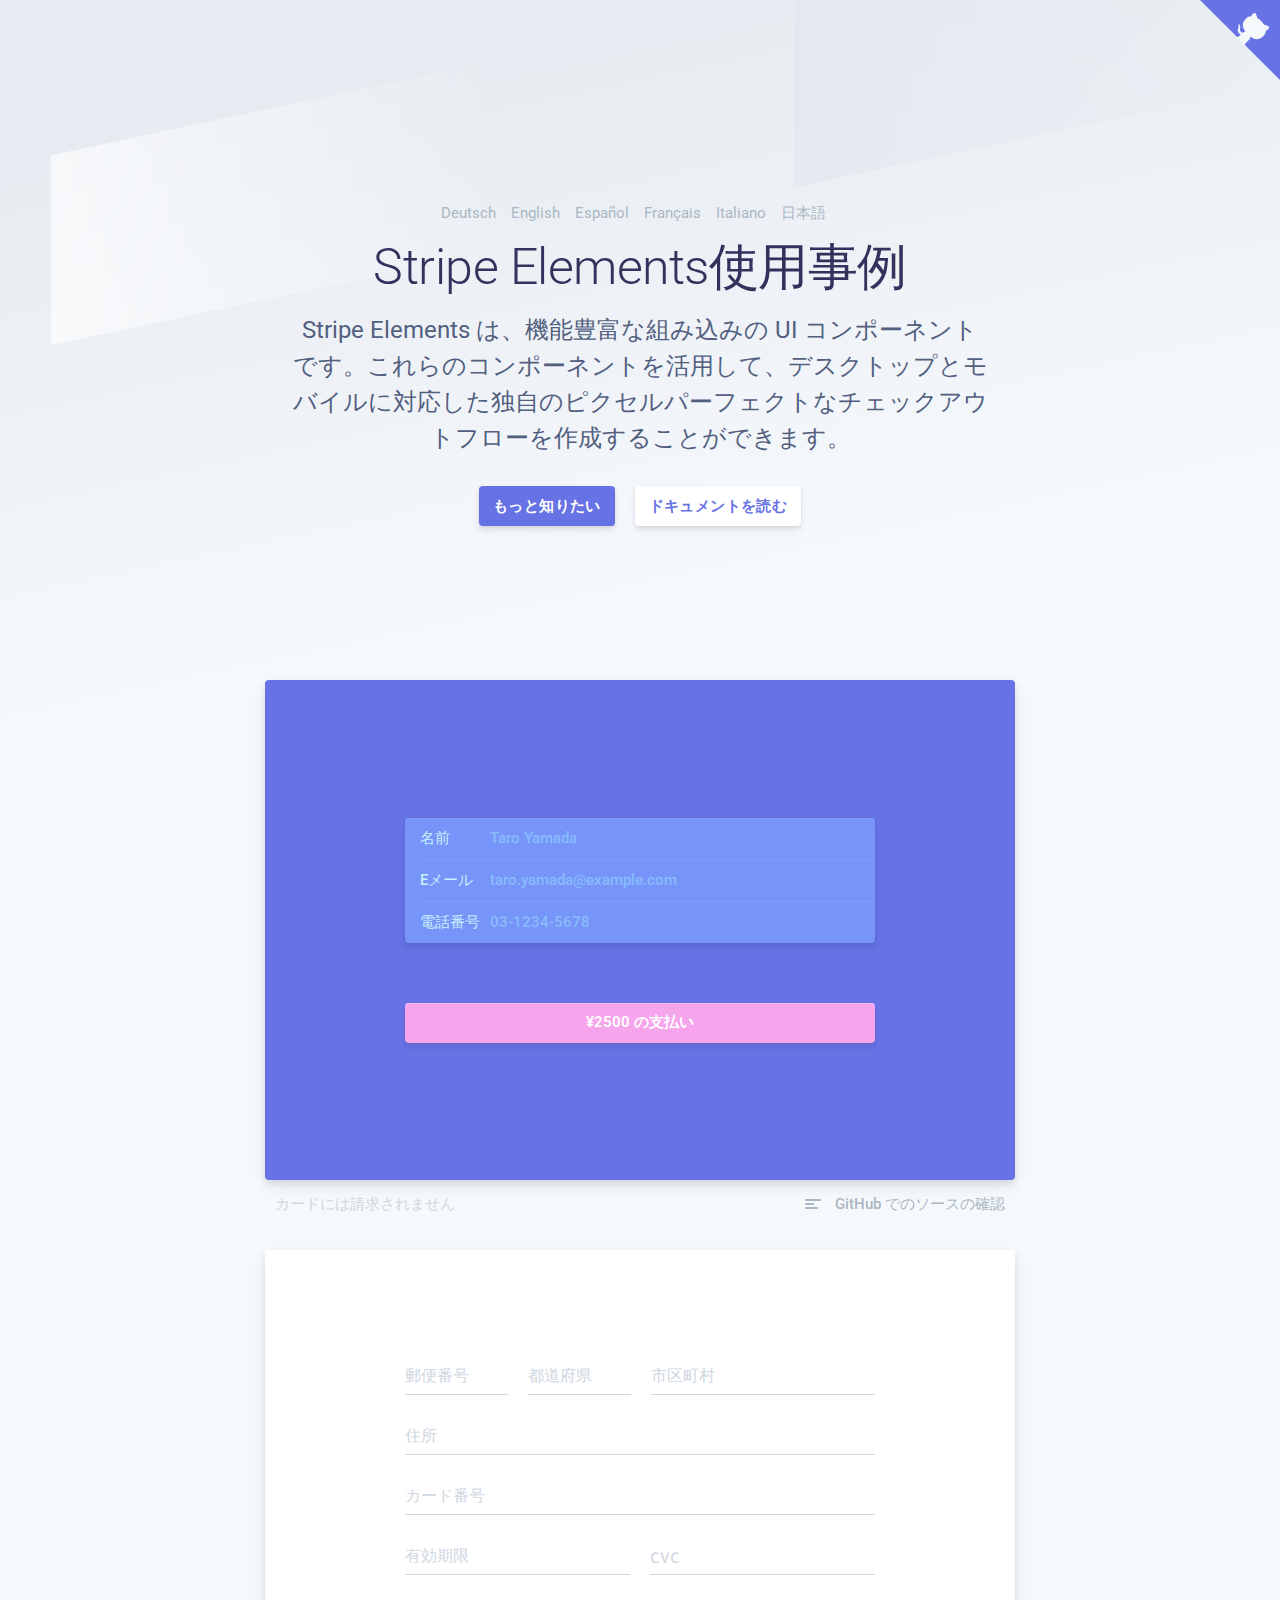
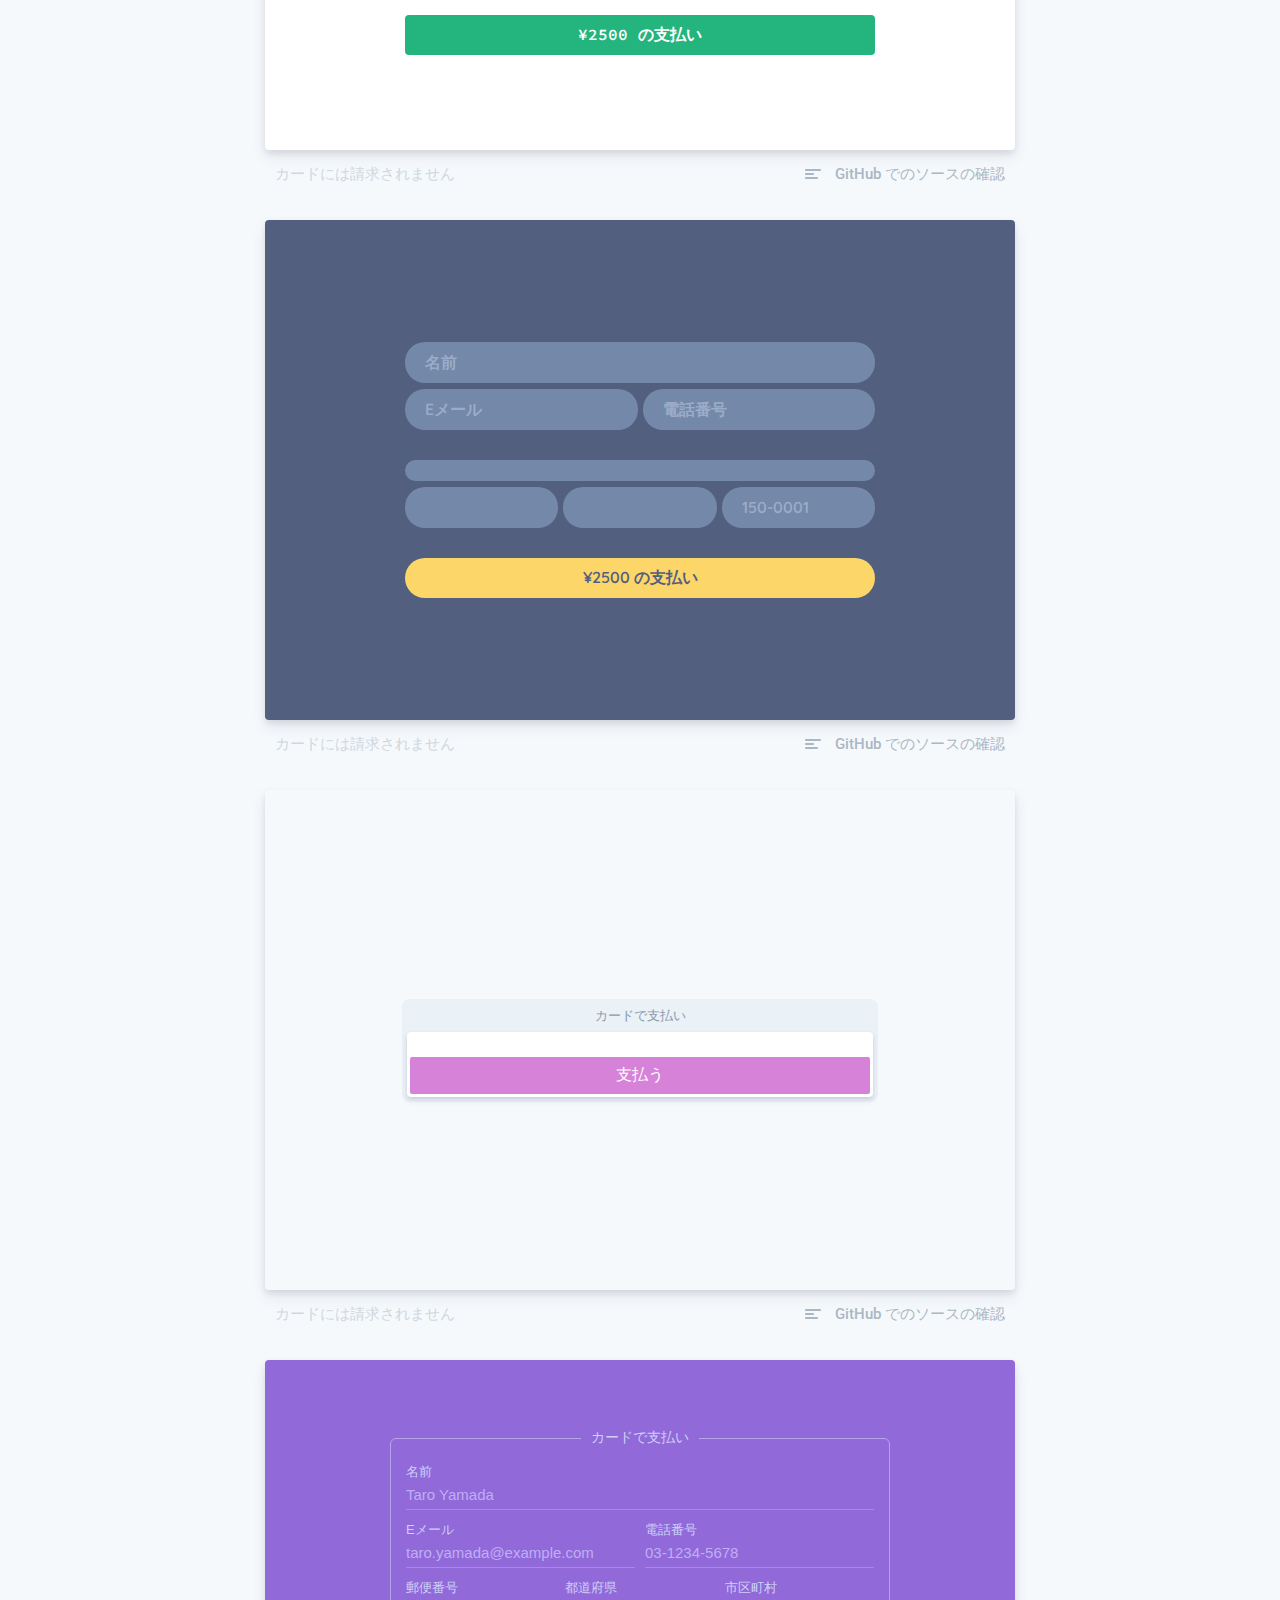
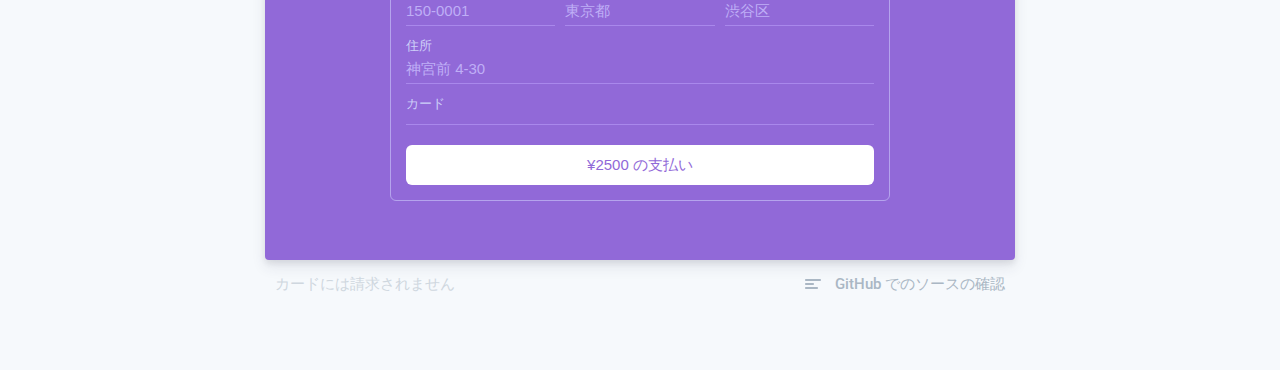
<file: ja/index.html>
<!DOCTYPE html><html lang="ja"><head>
  <meta charset="utf-8">
  <meta name="viewport" content="width=device-width, initial-scale=1">

  <title data-tid="elements_examples.meta.title">Stripe Elements: Build beautiful, smart checkout flows</title>
  <meta data-tid="elements_examples.meta.description" name="description" content="Build beautiful, smart checkout flows.">

  <link rel="shortcut icon" href="img/favicon.ico">
  <link rel="apple-touch-icon-precomposed" href="img/apple-touch-icon/180x180.png">
  <link rel="icon" href="img/apple-touch-icon/180x180.png">

  <script src="https://js.stripe.com/v3/"></script>
  <script src="../js/index.js" data-rel-js=""></script>

  <link href="https://fonts.googleapis.com/css?family=Roboto" rel="stylesheet">
  <link href="https://fonts.googleapis.com/css?family=Quicksand" rel="stylesheet">
  <link href="https://fonts.googleapis.com/css?family=Source+Code+Pro" rel="stylesheet">

  <link rel="stylesheet" type="text/css" href="../css/base.css" data-rel-css="">

  <!-- CSS for each example: -->
  <link rel="stylesheet" type="text/css" href="../css/example1.css" data-rel-css="">
  <link rel="stylesheet" type="text/css" href="../css/example2.css" data-rel-css="">
  <link rel="stylesheet" type="text/css" href="../css/example3.css" data-rel-css="">
  <link rel="stylesheet" type="text/css" href="../css/example4.css" data-rel-css="">
  <link rel="stylesheet" type="text/css" href="../css/example5.css" data-rel-css="">
</head>
<body>
  <div class="globalContent">
    <main>
    <div class="stripes">
      <div class="stripe s1"></div>
      <div class="stripe s2"></div>
      <div class="stripe s3"></div>
    </div>
    <section class="container-lg">
      <!--Intro-->
      <div class="cell intro">
        <ul class="optionList" role="tablist">
          <li role="tab">
            <a data-lang="de">
              Deutsch
            </a>
          </li>
          <li role="tab">
            <a data-lang="en">
              English
            </a>
          </li>
          <li role="tab">
            <a data-lang="es">
              Espa&#xF1;ol
            </a>
          </li>
          <li role="tab">
            <a data-lang="fr">
              Fran&#xE7;ais
            </a>
          </li>
          <li role="tab">
            <a data-lang="it">
              Italiano
            </a>
          </li>
          <li role="tab">
            <a data-lang="ja">
              &#x65E5;&#x672C;&#x8A9E;
            </a>
          </li>
        </ul>
        <h1 data-tid="elements_examples.intro.title" class="common-SuperTitle">Stripe Elements&#x4F7F;&#x7528;&#x4E8B;&#x4F8B;</h1>
        <p data-tid="elements_examples.intro.subtitle" class="common-IntroText">Stripe Elements &#x306F;&#x3001;&#x6A5F;&#x80FD;&#x8C4A;&#x5BCC;&#x306A;&#x7D44;&#x307F;&#x8FBC;&#x307F;&#x306E; UI &#x30B3;&#x30F3;&#x30DD;&#x30FC;&#x30CD;&#x30F3;&#x30C8;&#x3067;&#x3059;&#x3002;&#x3053;&#x308C;&#x3089;&#x306E;&#x30B3;&#x30F3;&#x30DD;&#x30FC;&#x30CD;&#x30F3;&#x30C8;&#x3092;&#x6D3B;&#x7528;&#x3057;&#x3066;&#x3001;&#x30C7;&#x30B9;&#x30AF;&#x30C8;&#x30C3;&#x30D7;&#x3068;&#x30E2;&#x30D0;&#x30A4;&#x30EB;&#x306B;&#x5BFE;&#x5FDC;&#x3057;&#x305F;&#x72EC;&#x81EA;&#x306E;&#x30D4;&#x30AF;&#x30BB;&#x30EB;&#x30D1;&#x30FC;&#x30D5;&#x30A7;&#x30AF;&#x30C8;&#x306A;&#x30C1;&#x30A7;&#x30C3;&#x30AF;&#x30A2;&#x30A6;&#x30C8;&#x30D5;&#x30ED;&#x30FC;&#x3092;&#x4F5C;&#x6210;&#x3059;&#x308B;&#x3053;&#x3068;&#x304C;&#x3067;&#x304D;&#x307E;&#x3059;&#x3002;</p>
        <p class="common-ButtonGroup">
        <a data-tid="elements_examples.intro.button_learn_more" href="https://stripe.com/elements" class="common-Button common-Button--default">&#x3082;&#x3063;&#x3068;&#x77E5;&#x308A;&#x305F;&#x3044;</a>
        <a data-tid="elements_examples.intro.button_docs" href="https://stripe.com/docs/stripe-js" class="common-Button" ="elements_docs"="">&#x30C9;&#x30AD;&#x30E5;&#x30E1;&#x30F3;&#x30C8;&#x3092;&#x8AAD;&#x3080;</a>
      </p></div>

      <!--Example 1-->
      <div class="cell example example1" id="example-1">
        <form>
          <fieldset>
            <div class="row">
              <label for="example1-name" data-tid="elements_examples.form.name_label">&#x540D;&#x524D;</label>
              <input id="example1-name" data-tid="elements_examples.form.name_placeholder" type="text" placeholder="Taro Yamada" required autocomplete="name">
            </div>
            <div class="row">
              <label for="example1-email" data-tid="elements_examples.form.email_label">E&#x30E1;&#x30FC;&#x30EB;</label>
              <input id="example1-email" data-tid="elements_examples.form.email_placeholder" type="email" placeholder="taro.yamada@example.com" required autocomplete="email">
            </div>
            <div class="row">
              <label for="example1-phone" data-tid="elements_examples.form.phone_label">&#x96FB;&#x8A71;&#x756A;&#x53F7;</label>
              <input id="example1-phone" data-tid="elements_examples.form.phone_placeholder" type="tel" placeholder="03-1234-5678" required autocomplete="tel">
            </div>
          </fieldset>
          <fieldset>
            <div class="row">
              <div id="example1-card"></div>
            </div>
          </fieldset>
          <button type="submit" data-tid="elements_examples.form.pay_button">&#xA5;2500 &#x306E;&#x652F;&#x6255;&#x3044;</button>
          <div class="error" role="alert"><svg xmlns="http://www.w3.org/2000/svg" width="17" height="17" viewBox="0 0 17 17">
              <path class="base" fill="#000" d="M8.5,17 C3.80557963,17 0,13.1944204 0,8.5 C0,3.80557963 3.80557963,0 8.5,0 C13.1944204,0 17,3.80557963 17,8.5 C17,13.1944204 13.1944204,17 8.5,17 Z"/>
              <path class="glyph" fill="#FFF" d="M8.5,7.29791847 L6.12604076,4.92395924 C5.79409512,4.59201359 5.25590488,4.59201359 4.92395924,4.92395924 C4.59201359,5.25590488 4.59201359,5.79409512 4.92395924,6.12604076 L7.29791847,8.5 L4.92395924,10.8739592 C4.59201359,11.2059049 4.59201359,11.7440951 4.92395924,12.0760408 C5.25590488,12.4079864 5.79409512,12.4079864 6.12604076,12.0760408 L8.5,9.70208153 L10.8739592,12.0760408 C11.2059049,12.4079864 11.7440951,12.4079864 12.0760408,12.0760408 C12.4079864,11.7440951 12.4079864,11.2059049 12.0760408,10.8739592 L9.70208153,8.5 L12.0760408,6.12604076 C12.4079864,5.79409512 12.4079864,5.25590488 12.0760408,4.92395924 C11.7440951,4.59201359 11.2059049,4.59201359 10.8739592,4.92395924 L8.5,7.29791847 L8.5,7.29791847 Z"/>
            </svg>
            <span class="message"></span></div>
        </form>
        <div class="success">
          <div class="icon">
            <svg width="84px" height="84px" viewBox="0 0 84 84" version="1.1" xmlns="http://www.w3.org/2000/svg" xlink="http://www.w3.org/1999/xlink">
              <circle class="border" cx="42" cy="42" r="40" stroke-linecap="round" stroke-width="4" stroke="#000" fill="none"/>
              <path class="checkmark" stroke-linecap="round" stroke-linejoin="round" d="M23.375 42.5488281 36.8840688 56.0578969 64.891932 28.0500338" stroke-width="4" stroke="#000" fill="none"/>
            </svg>
          </div>
          <h3 class="title" data-tid="elements_examples.success.title">&#x652F;&#x6255;&#x3044;&#x51E6;&#x7406;&#x304C;&#x6B63;&#x5E38;&#x306B;&#x5B8C;&#x4E86;</h3>
          <p class="message"><span data-tid="elements_examples.success.message">Elements &#x3092;&#x304A;&#x8A66;&#x3057;&#x3044;&#x305F;&#x3060;&#x304D;&#x3042;&#x308A;&#x304C;&#x3068;&#x3046;&#x3054;&#x3056;&#x3044;&#x307E;&#x3059;&#x3002;&#x5B9F;&#x969B;&#x306E;&#x652F;&#x6255;&#x3044;&#x306F;&#x307E;&#x3060;&#x884C;&#x308F;&#x308C;&#x3066;&#x3044;&#x307E;&#x305B;&#x3093;&#x304C;&#x3001;&#x30C8;&#x30FC;&#x30AF;&#x30F3;&#x304C;&#x751F;&#x6210;&#x3055;&#x308C;&#x307E;&#x3057;&#x305F; : </span><span class="token">tok_189gMN2eZvKYlo2CwTBv9KKh</span></p>
          <a class="reset" href="#">
            <svg width="32px" height="32px" viewBox="0 0 32 32" version="1.1" xmlns="http://www.w3.org/2000/svg" xlink="http://www.w3.org/1999/xlink">
              <path fill="#000000" d="M15,7.05492878 C10.5000495,7.55237307 7,11.3674463 7,16 C7,20.9705627 11.0294373,25 16,25 C20.9705627,25 25,20.9705627 25,16 C25,15.3627484 24.4834055,14.8461538 23.8461538,14.8461538 C23.2089022,14.8461538 22.6923077,15.3627484 22.6923077,16 C22.6923077,19.6960595 19.6960595,22.6923077 16,22.6923077 C12.3039405,22.6923077 9.30769231,19.6960595 9.30769231,16 C9.30769231,12.3039405 12.3039405,9.30769231 16,9.30769231 L16,12.0841673 C16,12.1800431 16.0275652,12.2738974 16.0794108,12.354546 C16.2287368,12.5868311 16.5380938,12.6540826 16.7703788,12.5047565 L22.3457501,8.92058924 L22.3457501,8.92058924 C22.4060014,8.88185624 22.4572275,8.83063012 22.4959605,8.7703788 C22.6452866,8.53809377 22.5780351,8.22873685 22.3457501,8.07941076 L22.3457501,8.07941076 L16.7703788,4.49524351 C16.6897301,4.44339794 16.5958758,4.41583275 16.5,4.41583275 C16.2238576,4.41583275 16,4.63969037 16,4.91583275 L16,7 L15,7 L15,7.05492878 Z M16,32 C7.163444,32 0,24.836556 0,16 C0,7.163444 7.163444,0 16,0 C24.836556,0 32,7.163444 32,16 C32,24.836556 24.836556,32 16,32 Z"/>
            </svg>
          </a>
        </div>

        <div class="caption">
          <span data-tid="elements_examples.caption.no_charge" class="no-charge">&#x30AB;&#x30FC;&#x30C9;&#x306B;&#x306F;&#x8ACB;&#x6C42;&#x3055;&#x308C;&#x307E;&#x305B;&#x3093;</span>
          <a class="source" href="https://github.com/stripe/elements-examples/#example-1">
            <svg width="16px" height="10px" viewBox="0 0 16 10" version="1.1" xmlns="http://www.w3.org/2000/svg" xlink="http://www.w3.org/1999/xlink">
              <path d="M1,8 L12,8 C12.5522847,8 13,8.44771525 13,9 C13,9.55228475 12.5522847,10 12,10 L1,10 C0.44771525,10 6.76353751e-17,9.55228475 0,9 C-6.76353751e-17,8.44771525 0.44771525,8 1,8 L1,8 Z M1,4 L8,4 C8.55228475,4 9,4.44771525 9,5 C9,5.55228475 8.55228475,6 8,6 L1,6 C0.44771525,6 6.76353751e-17,5.55228475 0,5 C-6.76353751e-17,4.44771525 0.44771525,4 1,4 L1,4 Z M1,0 L15,0 C15.5522847,-1.01453063e-16 16,0.44771525 16,1 L16,1 C16,1.55228475 15.5522847,2 15,2 L1,2 C0.44771525,2 6.76353751e-17,1.55228475 0,1 L0,1 L0,1 C-6.76353751e-17,0.44771525 0.44771525,1.01453063e-16 1,0 L1,0 Z" fill="#AAB7C4"/>
            </svg>
            <span data-tid="elements_examples.caption.view_source"> GitHub &#x3067;&#x306E;&#x30BD;&#x30FC;&#x30B9;&#x306E;&#x78BA;&#x8A8D;</span>
          </a>
        </div>
      </div>

      <!--Example 2-->
      <div class="cell example example2" id="example-2">
        <form>
          <div data-locale-reversible=""><div class="row" data-locale-reversible=""><div class="field quarter-width">
                <input id="example2-zip" data-tid="elements_examples.form.postal_code_placeholder" class="input empty" type="text" placeholder="150-0001" required autocomplete="postal-code">
                <label for="example2-zip" data-tid="elements_examples.form.postal_code_label">&#x90F5;&#x4FBF;&#x756A;&#x53F7;</label>
                <div class="baseline"></div>
              </div><div class="field quarter-width">
                <input id="example2-state" data-tid="elements_examples.form.state_placeholder" class="input empty" type="text" placeholder="&#x6771;&#x4EAC;&#x90FD;" required autocomplete="address-level1">
                <label for="example2-state" data-tid="elements_examples.form.state_label">&#x90FD;&#x9053;&#x5E9C;&#x770C;</label>
                <div class="baseline"></div>
              </div><div class="field half-width">
                <input id="example2-city" data-tid="elements_examples.form.city_placeholder" class="input empty" type="text" placeholder="&#x6E0B;&#x8C37;&#x533A;" required autocomplete="address-level2">
                <label for="example2-city" data-tid="elements_examples.form.city_label">&#x5E02;&#x533A;&#x753A;&#x6751;</label>
                <div class="baseline"></div>
              </div></div><div class="row">
              <div class="field">
                <input id="example2-address" data-tid="elements_examples.form.address_placeholder" class="input empty" type="text" placeholder="&#x795E;&#x5BAE;&#x524D; 4-30" required autocomplete="address-line1">
                <label for="example2-address" data-tid="elements_examples.form.address_label">&#x4F4F;&#x6240;</label>
                <div class="baseline"></div>
              </div>
            </div></div>
          <div class="row">
            <div class="field">
              <div id="example2-card-number" class="input empty"></div>
              <label for="example2-card-number" data-tid="elements_examples.form.card_number_label">&#x30AB;&#x30FC;&#x30C9;&#x756A;&#x53F7;</label>
              <div class="baseline"></div>
            </div>
          </div>
          <div class="row">
            <div class="field half-width">
              <div id="example2-card-expiry" class="input empty"></div>
              <label for="example2-card-expiry" data-tid="elements_examples.form.card_expiry_label">&#x6709;&#x52B9;&#x671F;&#x9650;</label>
              <div class="baseline"></div>
            </div>
            <div class="field half-width">
              <div id="example2-card-cvc" class="input empty"></div>
              <label for="example2-card-cvc" data-tid="elements_examples.form.card_cvc_label">CVC</label>
              <div class="baseline"></div>
            </div>
          </div>
        <button type="submit" data-tid="elements_examples.form.pay_button">&#xA5;2500 &#x306E;&#x652F;&#x6255;&#x3044;</button>
          <div class="error" role="alert"><svg xmlns="http://www.w3.org/2000/svg" width="17" height="17" viewBox="0 0 17 17">
              <path class="base" fill="#000" d="M8.5,17 C3.80557963,17 0,13.1944204 0,8.5 C0,3.80557963 3.80557963,0 8.5,0 C13.1944204,0 17,3.80557963 17,8.5 C17,13.1944204 13.1944204,17 8.5,17 Z"/>
              <path class="glyph" fill="#FFF" d="M8.5,7.29791847 L6.12604076,4.92395924 C5.79409512,4.59201359 5.25590488,4.59201359 4.92395924,4.92395924 C4.59201359,5.25590488 4.59201359,5.79409512 4.92395924,6.12604076 L7.29791847,8.5 L4.92395924,10.8739592 C4.59201359,11.2059049 4.59201359,11.7440951 4.92395924,12.0760408 C5.25590488,12.4079864 5.79409512,12.4079864 6.12604076,12.0760408 L8.5,9.70208153 L10.8739592,12.0760408 C11.2059049,12.4079864 11.7440951,12.4079864 12.0760408,12.0760408 C12.4079864,11.7440951 12.4079864,11.2059049 12.0760408,10.8739592 L9.70208153,8.5 L12.0760408,6.12604076 C12.4079864,5.79409512 12.4079864,5.25590488 12.0760408,4.92395924 C11.7440951,4.59201359 11.2059049,4.59201359 10.8739592,4.92395924 L8.5,7.29791847 L8.5,7.29791847 Z"/>
            </svg>
            <span class="message"></span></div>
        </form>
        <div class="success">
          <div class="icon">
            <svg width="84px" height="84px" viewBox="0 0 84 84" version="1.1" xmlns="http://www.w3.org/2000/svg" xlink="http://www.w3.org/1999/xlink">
              <circle class="border" cx="42" cy="42" r="40" stroke-linecap="round" stroke-width="4" stroke="#000" fill="none"/>
              <path class="checkmark" stroke-linecap="round" stroke-linejoin="round" d="M23.375 42.5488281 36.8840688 56.0578969 64.891932 28.0500338" stroke-width="4" stroke="#000" fill="none"/>
            </svg>
          </div>
          <h3 class="title" data-tid="elements_examples.success.title">&#x652F;&#x6255;&#x3044;&#x51E6;&#x7406;&#x304C;&#x6B63;&#x5E38;&#x306B;&#x5B8C;&#x4E86;</h3>
          <p class="message"><span data-tid="elements_examples.success.message">Elements &#x3092;&#x304A;&#x8A66;&#x3057;&#x3044;&#x305F;&#x3060;&#x304D;&#x3042;&#x308A;&#x304C;&#x3068;&#x3046;&#x3054;&#x3056;&#x3044;&#x307E;&#x3059;&#x3002;&#x5B9F;&#x969B;&#x306E;&#x652F;&#x6255;&#x3044;&#x306F;&#x307E;&#x3060;&#x884C;&#x308F;&#x308C;&#x3066;&#x3044;&#x307E;&#x305B;&#x3093;&#x304C;&#x3001;&#x30C8;&#x30FC;&#x30AF;&#x30F3;&#x304C;&#x751F;&#x6210;&#x3055;&#x308C;&#x307E;&#x3057;&#x305F; : </span><span class="token">tok_189gMN2eZvKYlo2CwTBv9KKh</span></p>
          <a class="reset" href="#">
            <svg width="32px" height="32px" viewBox="0 0 32 32" version="1.1" xmlns="http://www.w3.org/2000/svg" xlink="http://www.w3.org/1999/xlink">
              <path fill="#000000" d="M15,7.05492878 C10.5000495,7.55237307 7,11.3674463 7,16 C7,20.9705627 11.0294373,25 16,25 C20.9705627,25 25,20.9705627 25,16 C25,15.3627484 24.4834055,14.8461538 23.8461538,14.8461538 C23.2089022,14.8461538 22.6923077,15.3627484 22.6923077,16 C22.6923077,19.6960595 19.6960595,22.6923077 16,22.6923077 C12.3039405,22.6923077 9.30769231,19.6960595 9.30769231,16 C9.30769231,12.3039405 12.3039405,9.30769231 16,9.30769231 L16,12.0841673 C16,12.1800431 16.0275652,12.2738974 16.0794108,12.354546 C16.2287368,12.5868311 16.5380938,12.6540826 16.7703788,12.5047565 L22.3457501,8.92058924 L22.3457501,8.92058924 C22.4060014,8.88185624 22.4572275,8.83063012 22.4959605,8.7703788 C22.6452866,8.53809377 22.5780351,8.22873685 22.3457501,8.07941076 L22.3457501,8.07941076 L16.7703788,4.49524351 C16.6897301,4.44339794 16.5958758,4.41583275 16.5,4.41583275 C16.2238576,4.41583275 16,4.63969037 16,4.91583275 L16,7 L15,7 L15,7.05492878 Z M16,32 C7.163444,32 0,24.836556 0,16 C0,7.163444 7.163444,0 16,0 C24.836556,0 32,7.163444 32,16 C32,24.836556 24.836556,32 16,32 Z"/>
            </svg>
          </a>
        </div>

        <div class="caption">
          <span data-tid="elements_examples.caption.no_charge" class="no-charge">&#x30AB;&#x30FC;&#x30C9;&#x306B;&#x306F;&#x8ACB;&#x6C42;&#x3055;&#x308C;&#x307E;&#x305B;&#x3093;</span>
          <a class="source" href="https://github.com/stripe/elements-examples/#example-2">
            <svg width="16px" height="10px" viewBox="0 0 16 10" version="1.1" xmlns="http://www.w3.org/2000/svg" xlink="http://www.w3.org/1999/xlink">
              <path d="M1,8 L12,8 C12.5522847,8 13,8.44771525 13,9 C13,9.55228475 12.5522847,10 12,10 L1,10 C0.44771525,10 6.76353751e-17,9.55228475 0,9 C-6.76353751e-17,8.44771525 0.44771525,8 1,8 L1,8 Z M1,4 L8,4 C8.55228475,4 9,4.44771525 9,5 C9,5.55228475 8.55228475,6 8,6 L1,6 C0.44771525,6 6.76353751e-17,5.55228475 0,5 C-6.76353751e-17,4.44771525 0.44771525,4 1,4 L1,4 Z M1,0 L15,0 C15.5522847,-1.01453063e-16 16,0.44771525 16,1 L16,1 C16,1.55228475 15.5522847,2 15,2 L1,2 C0.44771525,2 6.76353751e-17,1.55228475 0,1 L0,1 L0,1 C-6.76353751e-17,0.44771525 0.44771525,1.01453063e-16 1,0 L1,0 Z" fill="#AAB7C4"/>
            </svg>
            <span data-tid="elements_examples.caption.view_source"> GitHub &#x3067;&#x306E;&#x30BD;&#x30FC;&#x30B9;&#x306E;&#x78BA;&#x8A8D;</span>
          </a>
        </div>
      </div>

      <!--Example 3-->
      <div class="cell example example3" id="example-3">
        <form>
          <div class="fieldset">
            <input id="example3-name" data-tid="elements_examples.form.name_label" class="field" type="text" placeholder="&#x540D;&#x524D;" required autocomplete="name">
            <input id="example3-email" data-tid="elements_examples.form.email_label" class="field half-width" type="email" placeholder="E&#x30E1;&#x30FC;&#x30EB;" required autocomplete="email">
            <input id="example3-phone" data-tid="elements_examples.form.phone_label" class="field half-width" type="tel" placeholder="&#x96FB;&#x8A71;&#x756A;&#x53F7;" required autocomplete="tel">
          </div>
          <div class="fieldset">
            <div id="example3-card-number" class="field empty"></div>
            <div id="example3-card-expiry" class="field empty third-width"></div>
            <div id="example3-card-cvc" class="field empty third-width"></div>
            <input id="example3-zip" data-tid="elements_examples.form.postal_code_placeholder" class="field empty third-width" placeholder="150-0001">
          </div>
          <button type="submit" data-tid="elements_examples.form.pay_button">&#xA5;2500 &#x306E;&#x652F;&#x6255;&#x3044;</button>
          <div class="error" role="alert"><svg xmlns="http://www.w3.org/2000/svg" width="17" height="17" viewBox="0 0 17 17">
              <path class="base" fill="#000" d="M8.5,17 C3.80557963,17 0,13.1944204 0,8.5 C0,3.80557963 3.80557963,0 8.5,0 C13.1944204,0 17,3.80557963 17,8.5 C17,13.1944204 13.1944204,17 8.5,17 Z"/>
              <path class="glyph" fill="#FFF" d="M8.5,7.29791847 L6.12604076,4.92395924 C5.79409512,4.59201359 5.25590488,4.59201359 4.92395924,4.92395924 C4.59201359,5.25590488 4.59201359,5.79409512 4.92395924,6.12604076 L7.29791847,8.5 L4.92395924,10.8739592 C4.59201359,11.2059049 4.59201359,11.7440951 4.92395924,12.0760408 C5.25590488,12.4079864 5.79409512,12.4079864 6.12604076,12.0760408 L8.5,9.70208153 L10.8739592,12.0760408 C11.2059049,12.4079864 11.7440951,12.4079864 12.0760408,12.0760408 C12.4079864,11.7440951 12.4079864,11.2059049 12.0760408,10.8739592 L9.70208153,8.5 L12.0760408,6.12604076 C12.4079864,5.79409512 12.4079864,5.25590488 12.0760408,4.92395924 C11.7440951,4.59201359 11.2059049,4.59201359 10.8739592,4.92395924 L8.5,7.29791847 L8.5,7.29791847 Z"/>
            </svg>
            <span class="message"></span></div>
        </form>
        <div class="success">
          <div class="icon">
            <svg width="84px" height="84px" viewBox="0 0 84 84" version="1.1" xmlns="http://www.w3.org/2000/svg" xlink="http://www.w3.org/1999/xlink">
              <circle class="border" cx="42" cy="42" r="40" stroke-linecap="round" stroke-width="4" stroke="#000" fill="none"/>
              <path class="checkmark" stroke-linecap="round" stroke-linejoin="round" d="M23.375 42.5488281 36.8840688 56.0578969 64.891932 28.0500338" stroke-width="4" stroke="#000" fill="none"/>
            </svg>
          </div>
          <h3 class="title" data-tid="elements_examples.success.title">&#x652F;&#x6255;&#x3044;&#x51E6;&#x7406;&#x304C;&#x6B63;&#x5E38;&#x306B;&#x5B8C;&#x4E86;</h3>
          <p class="message"><span data-tid="elements_examples.success.message">Elements &#x3092;&#x304A;&#x8A66;&#x3057;&#x3044;&#x305F;&#x3060;&#x304D;&#x3042;&#x308A;&#x304C;&#x3068;&#x3046;&#x3054;&#x3056;&#x3044;&#x307E;&#x3059;&#x3002;&#x5B9F;&#x969B;&#x306E;&#x652F;&#x6255;&#x3044;&#x306F;&#x307E;&#x3060;&#x884C;&#x308F;&#x308C;&#x3066;&#x3044;&#x307E;&#x305B;&#x3093;&#x304C;&#x3001;&#x30C8;&#x30FC;&#x30AF;&#x30F3;&#x304C;&#x751F;&#x6210;&#x3055;&#x308C;&#x307E;&#x3057;&#x305F; : </span><span class="token">tok_189gMN2eZvKYlo2CwTBv9KKh</span></p>
          <a class="reset" href="#">
            <svg width="32px" height="32px" viewBox="0 0 32 32" version="1.1" xmlns="http://www.w3.org/2000/svg" xlink="http://www.w3.org/1999/xlink">
              <path fill="#000000" d="M15,7.05492878 C10.5000495,7.55237307 7,11.3674463 7,16 C7,20.9705627 11.0294373,25 16,25 C20.9705627,25 25,20.9705627 25,16 C25,15.3627484 24.4834055,14.8461538 23.8461538,14.8461538 C23.2089022,14.8461538 22.6923077,15.3627484 22.6923077,16 C22.6923077,19.6960595 19.6960595,22.6923077 16,22.6923077 C12.3039405,22.6923077 9.30769231,19.6960595 9.30769231,16 C9.30769231,12.3039405 12.3039405,9.30769231 16,9.30769231 L16,12.0841673 C16,12.1800431 16.0275652,12.2738974 16.0794108,12.354546 C16.2287368,12.5868311 16.5380938,12.6540826 16.7703788,12.5047565 L22.3457501,8.92058924 L22.3457501,8.92058924 C22.4060014,8.88185624 22.4572275,8.83063012 22.4959605,8.7703788 C22.6452866,8.53809377 22.5780351,8.22873685 22.3457501,8.07941076 L22.3457501,8.07941076 L16.7703788,4.49524351 C16.6897301,4.44339794 16.5958758,4.41583275 16.5,4.41583275 C16.2238576,4.41583275 16,4.63969037 16,4.91583275 L16,7 L15,7 L15,7.05492878 Z M16,32 C7.163444,32 0,24.836556 0,16 C0,7.163444 7.163444,0 16,0 C24.836556,0 32,7.163444 32,16 C32,24.836556 24.836556,32 16,32 Z"/>
            </svg>
          </a>
        </div>

        <div class="caption">
          <span data-tid="elements_examples.caption.no_charge" class="no-charge">&#x30AB;&#x30FC;&#x30C9;&#x306B;&#x306F;&#x8ACB;&#x6C42;&#x3055;&#x308C;&#x307E;&#x305B;&#x3093;</span>
          <a class="source" href="https://github.com/stripe/elements-examples/#example-3">
            <svg width="16px" height="10px" viewBox="0 0 16 10" version="1.1" xmlns="http://www.w3.org/2000/svg" xlink="http://www.w3.org/1999/xlink">
              <path d="M1,8 L12,8 C12.5522847,8 13,8.44771525 13,9 C13,9.55228475 12.5522847,10 12,10 L1,10 C0.44771525,10 6.76353751e-17,9.55228475 0,9 C-6.76353751e-17,8.44771525 0.44771525,8 1,8 L1,8 Z M1,4 L8,4 C8.55228475,4 9,4.44771525 9,5 C9,5.55228475 8.55228475,6 8,6 L1,6 C0.44771525,6 6.76353751e-17,5.55228475 0,5 C-6.76353751e-17,4.44771525 0.44771525,4 1,4 L1,4 Z M1,0 L15,0 C15.5522847,-1.01453063e-16 16,0.44771525 16,1 L16,1 C16,1.55228475 15.5522847,2 15,2 L1,2 C0.44771525,2 6.76353751e-17,1.55228475 0,1 L0,1 L0,1 C-6.76353751e-17,0.44771525 0.44771525,1.01453063e-16 1,0 L1,0 Z" fill="#AAB7C4"/>
            </svg>
            <span data-tid="elements_examples.caption.view_source"> GitHub &#x3067;&#x306E;&#x30BD;&#x30FC;&#x30B9;&#x306E;&#x78BA;&#x8A8D;</span>
          </a>
        </div>
      </div>

      <!--Example 4-->
      <div class="cell example example4" id="example-4">
        <form>
          <div id="example4-paymentRequest">
            <!--Stripe paymentRequestButton Element inserted here-->
          </div>
          <fieldset>
            <legend class="card-only" data-tid="elements_examples.form.pay_with_card">&#x30AB;&#x30FC;&#x30C9;&#x3067;&#x652F;&#x6255;&#x3044;</legend>
            <legend class="payment-request-available" data-tid="elements_examples.form.enter_card_manually">&#x307E;&#x305F;&#x306F;&#x30AB;&#x30FC;&#x30C9;&#x60C5;&#x5831;&#x3092;&#x5165;&#x529B;</legend>
            <div class="container">
              <div id="example4-card"></div>
              <button type="submit" data-tid="elements_examples.form.donate_button">&#x652F;&#x6255;&#x3046;</button>
            </div>
          </fieldset>
          <div class="error" role="alert"><svg xmlns="http://www.w3.org/2000/svg" width="17" height="17" viewBox="0 0 17 17">
              <path class="base" fill="#000" d="M8.5,17 C3.80557963,17 0,13.1944204 0,8.5 C0,3.80557963 3.80557963,0 8.5,0 C13.1944204,0 17,3.80557963 17,8.5 C17,13.1944204 13.1944204,17 8.5,17 Z"/>
              <path class="glyph" fill="#FFF" d="M8.5,7.29791847 L6.12604076,4.92395924 C5.79409512,4.59201359 5.25590488,4.59201359 4.92395924,4.92395924 C4.59201359,5.25590488 4.59201359,5.79409512 4.92395924,6.12604076 L7.29791847,8.5 L4.92395924,10.8739592 C4.59201359,11.2059049 4.59201359,11.7440951 4.92395924,12.0760408 C5.25590488,12.4079864 5.79409512,12.4079864 6.12604076,12.0760408 L8.5,9.70208153 L10.8739592,12.0760408 C11.2059049,12.4079864 11.7440951,12.4079864 12.0760408,12.0760408 C12.4079864,11.7440951 12.4079864,11.2059049 12.0760408,10.8739592 L9.70208153,8.5 L12.0760408,6.12604076 C12.4079864,5.79409512 12.4079864,5.25590488 12.0760408,4.92395924 C11.7440951,4.59201359 11.2059049,4.59201359 10.8739592,4.92395924 L8.5,7.29791847 L8.5,7.29791847 Z"/>
            </svg>
            <span class="message"></span></div>
        </form>
        <div class="success">
          <div class="icon">
            <svg width="84px" height="84px" viewBox="0 0 84 84" version="1.1" xmlns="http://www.w3.org/2000/svg" xlink="http://www.w3.org/1999/xlink">
              <circle class="border" cx="42" cy="42" r="40" stroke-linecap="round" stroke-width="4" stroke="#000" fill="none"/>
              <path class="checkmark" stroke-linecap="round" stroke-linejoin="round" d="M23.375 42.5488281 36.8840688 56.0578969 64.891932 28.0500338" stroke-width="4" stroke="#000" fill="none"/>
            </svg>
          </div>
          <h3 class="title" data-tid="elements_examples.success.title">&#x652F;&#x6255;&#x3044;&#x51E6;&#x7406;&#x304C;&#x6B63;&#x5E38;&#x306B;&#x5B8C;&#x4E86;</h3>
          <p class="message"><span data-tid="elements_examples.success.message">Elements &#x3092;&#x304A;&#x8A66;&#x3057;&#x3044;&#x305F;&#x3060;&#x304D;&#x3042;&#x308A;&#x304C;&#x3068;&#x3046;&#x3054;&#x3056;&#x3044;&#x307E;&#x3059;&#x3002;&#x5B9F;&#x969B;&#x306E;&#x652F;&#x6255;&#x3044;&#x306F;&#x307E;&#x3060;&#x884C;&#x308F;&#x308C;&#x3066;&#x3044;&#x307E;&#x305B;&#x3093;&#x304C;&#x3001;&#x30C8;&#x30FC;&#x30AF;&#x30F3;&#x304C;&#x751F;&#x6210;&#x3055;&#x308C;&#x307E;&#x3057;&#x305F; : </span><span class="token">tok_189gMN2eZvKYlo2CwTBv9KKh</span></p>
          <a class="reset" href="#">
            <svg width="32px" height="32px" viewBox="0 0 32 32" version="1.1" xmlns="http://www.w3.org/2000/svg" xlink="http://www.w3.org/1999/xlink">
              <path fill="#000000" d="M15,7.05492878 C10.5000495,7.55237307 7,11.3674463 7,16 C7,20.9705627 11.0294373,25 16,25 C20.9705627,25 25,20.9705627 25,16 C25,15.3627484 24.4834055,14.8461538 23.8461538,14.8461538 C23.2089022,14.8461538 22.6923077,15.3627484 22.6923077,16 C22.6923077,19.6960595 19.6960595,22.6923077 16,22.6923077 C12.3039405,22.6923077 9.30769231,19.6960595 9.30769231,16 C9.30769231,12.3039405 12.3039405,9.30769231 16,9.30769231 L16,12.0841673 C16,12.1800431 16.0275652,12.2738974 16.0794108,12.354546 C16.2287368,12.5868311 16.5380938,12.6540826 16.7703788,12.5047565 L22.3457501,8.92058924 L22.3457501,8.92058924 C22.4060014,8.88185624 22.4572275,8.83063012 22.4959605,8.7703788 C22.6452866,8.53809377 22.5780351,8.22873685 22.3457501,8.07941076 L22.3457501,8.07941076 L16.7703788,4.49524351 C16.6897301,4.44339794 16.5958758,4.41583275 16.5,4.41583275 C16.2238576,4.41583275 16,4.63969037 16,4.91583275 L16,7 L15,7 L15,7.05492878 Z M16,32 C7.163444,32 0,24.836556 0,16 C0,7.163444 7.163444,0 16,0 C24.836556,0 32,7.163444 32,16 C32,24.836556 24.836556,32 16,32 Z"/>
            </svg>
          </a>
        </div>

        <div class="caption">
          <span data-tid="elements_examples.caption.no_charge" class="no-charge">&#x30AB;&#x30FC;&#x30C9;&#x306B;&#x306F;&#x8ACB;&#x6C42;&#x3055;&#x308C;&#x307E;&#x305B;&#x3093;</span>
          <a class="source" href="https://github.com/stripe/elements-examples/#example-4">
            <svg width="16px" height="10px" viewBox="0 0 16 10" version="1.1" xmlns="http://www.w3.org/2000/svg" xlink="http://www.w3.org/1999/xlink">
              <path d="M1,8 L12,8 C12.5522847,8 13,8.44771525 13,9 C13,9.55228475 12.5522847,10 12,10 L1,10 C0.44771525,10 6.76353751e-17,9.55228475 0,9 C-6.76353751e-17,8.44771525 0.44771525,8 1,8 L1,8 Z M1,4 L8,4 C8.55228475,4 9,4.44771525 9,5 C9,5.55228475 8.55228475,6 8,6 L1,6 C0.44771525,6 6.76353751e-17,5.55228475 0,5 C-6.76353751e-17,4.44771525 0.44771525,4 1,4 L1,4 Z M1,0 L15,0 C15.5522847,-1.01453063e-16 16,0.44771525 16,1 L16,1 C16,1.55228475 15.5522847,2 15,2 L1,2 C0.44771525,2 6.76353751e-17,1.55228475 0,1 L0,1 L0,1 C-6.76353751e-17,0.44771525 0.44771525,1.01453063e-16 1,0 L1,0 Z" fill="#AAB7C4"/>
            </svg>
            <span data-tid="elements_examples.caption.view_source"> GitHub &#x3067;&#x306E;&#x30BD;&#x30FC;&#x30B9;&#x306E;&#x78BA;&#x8A8D;</span>
          </a>
        </div>
      </div>

      <!--Example 5-->
      <div class="cell example example5" id="example-5">
        <form>
          <div id="example5-paymentRequest">
            <!--Stripe paymentRequestButton Element inserted here-->
          </div>
          <fieldset>
            <legend class="card-only" data-tid="elements_examples.form.pay_with_card">&#x30AB;&#x30FC;&#x30C9;&#x3067;&#x652F;&#x6255;&#x3044;</legend>
            <legend class="payment-request-available" data-tid="elements_examples.form.enter_card_manually">&#x307E;&#x305F;&#x306F;&#x30AB;&#x30FC;&#x30C9;&#x60C5;&#x5831;&#x3092;&#x5165;&#x529B;</legend>
            <div class="row">
              <div class="field">
                <label for="example5-name" data-tid="elements_examples.form.name_label">&#x540D;&#x524D;</label>
                <input id="example5-name" data-tid="elements_examples.form.name_placeholder" class="input" type="text" placeholder="Taro Yamada" required autocomplete="name">
              </div>
            </div>
            <div class="row">
              <div class="field">
                <label for="example5-email" data-tid="elements_examples.form.email_label">E&#x30E1;&#x30FC;&#x30EB;</label>
                <input id="example5-email" data-tid="elements_examples.form.email_placeholder" class="input" type="text" placeholder="taro.yamada@example.com" required autocomplete="email">
              </div>
              <div class="field">
                <label for="example5-phone" data-tid="elements_examples.form.phone_label">&#x96FB;&#x8A71;&#x756A;&#x53F7;</label>
                <input id="example5-phone" data-tid="elements_examples.form.phone_placeholder" class="input" type="text" placeholder="03-1234-5678" required autocomplete="tel">
              </div>
            </div>
            <div data-locale-reversible=""><div class="row" data-locale-reversible=""><div class="field">
                  <label for="example5-zip" data-tid="elements_examples.form.postal_code_label">&#x90F5;&#x4FBF;&#x756A;&#x53F7;</label>
                  <input id="example5-zip" data-tid="elements_examples.form.postal_code_placeholder" class="input empty" type="text" placeholder="150-0001" required autocomplete="postal-code">
                </div><div class="field">
                  <label for="example5-state" data-tid="elements_examples.form.state_label">&#x90FD;&#x9053;&#x5E9C;&#x770C;</label>
                  <input id="example5-state" data-tid="elements_examples.form.state_placeholder" class="input empty" type="text" placeholder="&#x6771;&#x4EAC;&#x90FD;" required autocomplete="address-level1">
                </div><div class="field">
                  <label for="example5-city" data-tid="elements_examples.form.city_label">&#x5E02;&#x533A;&#x753A;&#x6751;</label>
                  <input id="example5-city" data-tid="elements_examples.form.city_placeholder" class="input" type="text" placeholder="&#x6E0B;&#x8C37;&#x533A;" required autocomplete="address-level2">
                </div></div><div class="row">
                <div class="field">
                  <label for="example5-address" data-tid="elements_examples.form.address_label">&#x4F4F;&#x6240;</label>
                  <input id="example5-address" data-tid="elements_examples.form.address_placeholder" class="input" type="text" placeholder="&#x795E;&#x5BAE;&#x524D; 4-30" required autocomplete="address-line1">
                </div>
              </div></div>
            <div class="row">
              <div class="field">
                <label for="example5-card" data-tid="elements_examples.form.card_label">&#x30AB;&#x30FC;&#x30C9;</label>
                <div id="example5-card" class="input"></div>
              </div>
            </div>
            <button type="submit" data-tid="elements_examples.form.pay_button">&#xA5;2500 &#x306E;&#x652F;&#x6255;&#x3044;</button>
          </fieldset>
          <div class="error" role="alert"><svg xmlns="http://www.w3.org/2000/svg" width="17" height="17" viewBox="0 0 17 17">
              <path class="base" fill="#000" d="M8.5,17 C3.80557963,17 0,13.1944204 0,8.5 C0,3.80557963 3.80557963,0 8.5,0 C13.1944204,0 17,3.80557963 17,8.5 C17,13.1944204 13.1944204,17 8.5,17 Z"/>
              <path class="glyph" fill="#FFF" d="M8.5,7.29791847 L6.12604076,4.92395924 C5.79409512,4.59201359 5.25590488,4.59201359 4.92395924,4.92395924 C4.59201359,5.25590488 4.59201359,5.79409512 4.92395924,6.12604076 L7.29791847,8.5 L4.92395924,10.8739592 C4.59201359,11.2059049 4.59201359,11.7440951 4.92395924,12.0760408 C5.25590488,12.4079864 5.79409512,12.4079864 6.12604076,12.0760408 L8.5,9.70208153 L10.8739592,12.0760408 C11.2059049,12.4079864 11.7440951,12.4079864 12.0760408,12.0760408 C12.4079864,11.7440951 12.4079864,11.2059049 12.0760408,10.8739592 L9.70208153,8.5 L12.0760408,6.12604076 C12.4079864,5.79409512 12.4079864,5.25590488 12.0760408,4.92395924 C11.7440951,4.59201359 11.2059049,4.59201359 10.8739592,4.92395924 L8.5,7.29791847 L8.5,7.29791847 Z"/>
            </svg>
            <span class="message"></span></div>
        </form>
        <div class="success">
          <div class="icon">
            <svg width="84px" height="84px" viewBox="0 0 84 84" version="1.1" xmlns="http://www.w3.org/2000/svg" xlink="http://www.w3.org/1999/xlink">
              <circle class="border" cx="42" cy="42" r="40" stroke-linecap="round" stroke-width="4" stroke="#000" fill="none"/>
              <path class="checkmark" stroke-linecap="round" stroke-linejoin="round" d="M23.375 42.5488281 36.8840688 56.0578969 64.891932 28.0500338" stroke-width="4" stroke="#000" fill="none"/>
            </svg>
          </div>
          <h3 class="title" data-tid="elements_examples.success.title">&#x652F;&#x6255;&#x3044;&#x51E6;&#x7406;&#x304C;&#x6B63;&#x5E38;&#x306B;&#x5B8C;&#x4E86;</h3>
          <p class="message"><span data-tid="elements_examples.success.message">Elements &#x3092;&#x304A;&#x8A66;&#x3057;&#x3044;&#x305F;&#x3060;&#x304D;&#x3042;&#x308A;&#x304C;&#x3068;&#x3046;&#x3054;&#x3056;&#x3044;&#x307E;&#x3059;&#x3002;&#x5B9F;&#x969B;&#x306E;&#x652F;&#x6255;&#x3044;&#x306F;&#x307E;&#x3060;&#x884C;&#x308F;&#x308C;&#x3066;&#x3044;&#x307E;&#x305B;&#x3093;&#x304C;&#x3001;&#x30C8;&#x30FC;&#x30AF;&#x30F3;&#x304C;&#x751F;&#x6210;&#x3055;&#x308C;&#x307E;&#x3057;&#x305F; : </span><span class="token">tok_189gMN2eZvKYlo2CwTBv9KKh</span></p>
          <a class="reset" href="#">
            <svg width="32px" height="32px" viewBox="0 0 32 32" version="1.1" xmlns="http://www.w3.org/2000/svg" xlink="http://www.w3.org/1999/xlink">
              <path fill="#000000" d="M15,7.05492878 C10.5000495,7.55237307 7,11.3674463 7,16 C7,20.9705627 11.0294373,25 16,25 C20.9705627,25 25,20.9705627 25,16 C25,15.3627484 24.4834055,14.8461538 23.8461538,14.8461538 C23.2089022,14.8461538 22.6923077,15.3627484 22.6923077,16 C22.6923077,19.6960595 19.6960595,22.6923077 16,22.6923077 C12.3039405,22.6923077 9.30769231,19.6960595 9.30769231,16 C9.30769231,12.3039405 12.3039405,9.30769231 16,9.30769231 L16,12.0841673 C16,12.1800431 16.0275652,12.2738974 16.0794108,12.354546 C16.2287368,12.5868311 16.5380938,12.6540826 16.7703788,12.5047565 L22.3457501,8.92058924 L22.3457501,8.92058924 C22.4060014,8.88185624 22.4572275,8.83063012 22.4959605,8.7703788 C22.6452866,8.53809377 22.5780351,8.22873685 22.3457501,8.07941076 L22.3457501,8.07941076 L16.7703788,4.49524351 C16.6897301,4.44339794 16.5958758,4.41583275 16.5,4.41583275 C16.2238576,4.41583275 16,4.63969037 16,4.91583275 L16,7 L15,7 L15,7.05492878 Z M16,32 C7.163444,32 0,24.836556 0,16 C0,7.163444 7.163444,0 16,0 C24.836556,0 32,7.163444 32,16 C32,24.836556 24.836556,32 16,32 Z"/>
            </svg>
          </a>
        </div>

        <div class="caption">
          <span data-tid="elements_examples.caption.no_charge" class="no-charge">&#x30AB;&#x30FC;&#x30C9;&#x306B;&#x306F;&#x8ACB;&#x6C42;&#x3055;&#x308C;&#x307E;&#x305B;&#x3093;</span>
          <a class="source" href="https://github.com/stripe/elements-examples/#example-5">
            <svg width="16px" height="10px" viewBox="0 0 16 10" version="1.1" xmlns="http://www.w3.org/2000/svg" xlink="http://www.w3.org/1999/xlink">
              <path d="M1,8 L12,8 C12.5522847,8 13,8.44771525 13,9 C13,9.55228475 12.5522847,10 12,10 L1,10 C0.44771525,10 6.76353751e-17,9.55228475 0,9 C-6.76353751e-17,8.44771525 0.44771525,8 1,8 L1,8 Z M1,4 L8,4 C8.55228475,4 9,4.44771525 9,5 C9,5.55228475 8.55228475,6 8,6 L1,6 C0.44771525,6 6.76353751e-17,5.55228475 0,5 C-6.76353751e-17,4.44771525 0.44771525,4 1,4 L1,4 Z M1,0 L15,0 C15.5522847,-1.01453063e-16 16,0.44771525 16,1 L16,1 C16,1.55228475 15.5522847,2 15,2 L1,2 C0.44771525,2 6.76353751e-17,1.55228475 0,1 L0,1 L0,1 C-6.76353751e-17,0.44771525 0.44771525,1.01453063e-16 1,0 L1,0 Z" fill="#AAB7C4"/>
            </svg>
            <span data-tid="elements_examples.caption.view_source"> GitHub &#x3067;&#x306E;&#x30BD;&#x30FC;&#x30B9;&#x306E;&#x78BA;&#x8A8D;</span>
          </a>
        </div>
      </div>
    </section>
    <a href="https://github.com/stripe/elements-examples" class="github-corner" aria-label="View source on Github"><svg width="80" height="80" viewBox="0 0 250 250" style="fill:#6772e5; color:#f6f9fc; position: absolute; top: 0; border: 0; right: 0;" aria-hidden="true"><path d="M0,0 L115,115 L130,115 L142,142 L250,250 L250,0 Z"/><path d="M128.3,109.0 C113.8,99.7 119.0,89.6 119.0,89.6 C122.0,82.7 120.5,78.6 120.5,78.6 C119.2,72.0 123.4,76.3 123.4,76.3 C127.3,80.9 125.5,87.3 125.5,87.3 C122.9,97.6 130.6,101.9 134.4,103.2" fill="currentColor" style="transform-origin: 130px 106px;" class="octo-arm"/><path d="M115.0,115.0 C114.9,115.1 118.7,116.5 119.8,115.4 L133.7,101.6 C136.9,99.2 139.9,98.4 142.2,98.6 C133.8,88.0 127.5,74.4 143.8,58.0 C148.5,53.4 154.0,51.2 159.7,51.0 C160.3,49.4 163.2,43.6 171.4,40.1 C171.4,40.1 176.1,42.5 178.8,56.2 C183.1,58.6 187.2,61.8 190.9,65.4 C194.5,69.0 197.7,73.2 200.1,77.6 C213.8,80.2 216.3,84.9 216.3,84.9 C212.7,93.1 206.9,96.0 205.4,96.6 C205.1,102.4 203.0,107.8 198.3,112.5 C181.9,128.9 168.3,122.5 157.7,114.1 C157.9,116.9 156.7,120.9 152.7,124.9 L141.0,136.5 C139.8,137.7 141.6,141.9 141.8,141.8 Z" fill="currentColor" class="octo-body"/></svg></a><style>.github-corner:hover .octo-arm{animation:octocat-wave 560ms ease-in-out}@keyframes octocat-wave{0%,100%{transform:rotate(0)}20%,60%{transform:rotate(-25deg)}40%,80%{transform:rotate(10deg)}}@media (max-width:500px){.github-corner:hover .octo-arm{animation:none}.github-corner .octo-arm{animation:octocat-wave 560ms ease-in-out}}</style>
    </main>
  </div>

  <!-- Simple localization script for Stripe's examples page. -->
  <script src="../js/l10n.js" data-rel-js=""></script>

  <!-- Scripts for each example: -->
  <script src="../js/example1.js" data-rel-js=""></script>
  <script src="../js/example2.js" data-rel-js=""></script>
  <script src="../js/example3.js" data-rel-js=""></script>
  <script src="../js/example4.js" data-rel-js=""></script>
  <script src="../js/example5.js" data-rel-js=""></script>



</body></html>
</file>
<file: css/base.css>
* {
  box-sizing: border-box;
}

blockquote,
body,
button,
dd,
dl,
figure,
h1,
h2,
h3,
h4,
h5,
h6,
ol,
p,
pre,
ul {
  margin: 0;
  padding: 0;
}

ol,
ul {
  list-style: none;
}

a {
  text-decoration: none;
}

button,
select {
  border: none;
  outline: none;
  background: none;
  font-family: inherit;
}

a,
button,
input,
select,
textarea {
  -webkit-tap-highlight-color: transparent;
}

:root {
  overflow-x: hidden;
  height: 100%;
}

body {
  background: #fff;
  min-height: 100%;
  display: -ms-flexbox;
  display: flex;
  -ms-flex-direction: column;
  flex-direction: column;
  font-size: 62.5%;
  font-family: Roboto, Open Sans, Segoe UI, sans-serif;
  font-weight: 400;
  font-style: normal;
  -webkit-text-size-adjust: 100%;
  -webkit-font-smoothing: antialiased;
  -moz-osx-font-smoothing: grayscale;
  text-rendering: optimizeLegibility;
  font-feature-settings: "pnum";
  font-variant-numeric: proportional-nums;
}

.globalContent {
  -ms-flex-positive: 1;
  flex-grow: 1;
}

@font-face {
  font-family: StripeIcons;
  src: url([data-uri]%2FAAABuXejDuxwb3N0AAADFAAAABMAAAAg%2F7gAMgAAUAAACgAAeNpjYGRgYABifeaSpHh%2Bm68MzMwHgCIMl08yqyDo%2F95Mkcy8QC4zAxNIFAD8tAiweNpjfMAQyfiAgYEpgoGBcQmQlmFgYPgAZOtAcQZEDgCHaQVGeNpjYGRgYD7z34eBgSmCgeH%2Ff6ZIBqAICuACAHpYBNp42mNgZtzAOIGBlYGDqYDJgYGBwQNCMwYwGDEcA%2FKBUthBqHe4H4MDg4L6Imae%2Fz4MB5jPMGwBCjOC5Bi9mKYAKQUGBgAFHgteAAAAeNplkMFqwkAURU9itBVKF6XLLrLsxiGKMYH0B4IgoqjdRokajAmNUfolhX5Df7IvZhBt5zHMeffduQwDPPCFQbWM81mzyZ3uocEz95qtK0%2BTN140t2jzLk7DaotiEmk2eWSlucErH5otnvjW3OSTH82tSg8n8eaYRkVXOY4TzIaLURB2tDaPi0OSZ3Y9G09tx6lxm5erPDtVA%2BX7wT7axXm5Vmmy7ClXDfqe515CCJkQs%2BFIKk8t6KJwzhUwY8iCkVBI54%2FvvzKXruBAQk6GfZM0ZipKxdfqVpylfErlP11uKHypgL2k7iSz8qxFTSV5SU%2FIlT2gjyfl%2FgKN9EDsAHjaY2BgYGaA4DAGRgYQkAHyGMF8NgYrIM3JIAHEEACj8QNOBhYGOyDNAYRMQFpBcZL6ov%2F%2Foaw5%2F%2F%2F%2Ff3kvH8iD2McCxExAO1kYWIE2cjCwAwAgUQwvAAB42mNgZgCD%2F1sZjBiwAAAswgHqAHjaNVFbbxNHGN2JMmtlNnIoZFFx1F2nDoTWgJLIhRQqWlRowyXiUkqE1IZLVW0dJzHYjpAhxnbYi8HXdWxsEKCIi0DdqjxVyhOKkBBS%2FdAX%2FkJfmiCe0Gz4orbjLNFo5uj79B19Z85BXGsLhxAiB7ef%2BFmZGj8XaVb9dgdn%2B5Dd02J%2F2JqFIXtpeQ5Lc6h1YzKbXcN2F%2F2qg373wZ3ly%2Bs5gpCwfpO3d8dnXwyfOheJhC9FgsovsanJ4MCuzw84sN%2BBb1Zh34ADfU7za6fq%2Fyl8Ib7K9E4Eo9HgpHLQu6aL45CB8ug6yqAbKIeyqMAhjjD1nM49596hbqQgHf2B%2Fm5xt3S8sqXlORFe%2FHuSvuD3vesUQ4eVxjgEfm08PWK5%2FoF14lBjDAJvXI0xMRS0%2BMVjbGLIbzV%2BP2y5aOC46IfAb7TzT5cFbSJwEKCc9eXifGgqtOBahN3vWy7aOS76f1zkrVNiaNw1NIpfhyBg8X%2FN428t3v2KJl6KtVqxWpXpCD2Bq5XZW3XPrWv1dMVHEmZy9pr8dhsGdQuhKt%2FTh9Mz6nTCE34Yeyy56byfUHMzqaWrEpRpHldmrpqJrosXPyV0N%2BzAsMJYKzwMwjacTmtXGe9%2B7InkrtPz3aRoaIWPSUEtGjL1wUcYFnoJXeChG7qwpmfUHkI30XsvRdMsmKZMs9TwEsjR67ik6%2Fk14hk4jVcGe4k9yMMojGDNyKiqRy1opi5phUrG7HLDnkfdxOHktZIu072wB9jFhpHReoj3UXNF3lmReb%2FC0eaMx%2BESO1NY1w2myfuMuXW7VKvJ9CQ9im9Wy3XmllpLVX0kWUzNpmW6E%2FrY8ePkjLaV%2FPCMWVTeTJidTYtyuJpuWhSOMYsuwBhMgNK0dCtxS3O7%2Fmtvy7YL9lKn7RfvbODaEerw%2BXfuPfT92WDkiopLpaJZ9pQNUy9JAlNdyjVVH6PDTDV7saB2TadSCVWQYIQeZ2F8QgTVM30zdZtFlcOVSmU1WYFXolFFeRB9Kgt8PJmMx2vJu7IwvZoOS9XRFwsLsXCylKjMyGxXrV5kXxb%2BBxsddR0AAAEAAAAAAAAAAAAA)
    format("woff");
}

.container,
.container-fluid,
.container-lg,
.container-wide,
.container-xl {
  margin: 0 auto;
  padding: 0 20px;
  width: 100%;
}

.container,
.container-lg {
  max-width: 1040px;
}

.container-wide,
.container-xl {
  max-width: 1160px;
}

.common-SuperTitle {
  font-weight: 300;
  font-size: 45px;
  line-height: 60px;
  color: #32325d;
  letter-spacing: -.01em;
}

@media (min-width: 670px) {
  .common-SuperTitle {
    font-size: 50px;
    line-height: 70px;
  }
}

.common-IntroText {
  font-weight: 400;
  font-size: 21px;
  line-height: 31px;
  color: #525f7f;
}

@media (min-width: 670px) {
  .common-IntroText {
    font-size: 24px;
    line-height: 36px;
  }
}

.common-BodyText {
  font-weight: 400;
  font-size: 17px;
  line-height: 26px;
  color: #6b7c93;
}

.common-Link {
  color: #6772e5;
  font-weight: 500;
  transition: color 0.1s ease;
  cursor: pointer;
}

.common-Link:hover {
  color: #32325d;
}

.common-Link:active {
  color: #000;
}

.common-Link--arrow:after {
  font: normal 16px StripeIcons;
  content: "\2192";
  padding-left: 5px;
}

.common-Button {
  white-space: nowrap;
  display: inline-block;
  height: 40px;
  line-height: 40px;
  padding: 0 14px;
  box-shadow: 0 4px 6px rgba(50, 50, 93, 0.11), 0 1px 3px rgba(0, 0, 0, 0.08);
  background: #fff;
  border-radius: 4px;
  font-size: 15px;
  font-weight: 600;
  text-transform: uppercase;
  letter-spacing: 0.025em;
  color: #6772e5;
  text-decoration: none;
  transition: all 0.15s ease;
}

.common-Button:hover {
  color: #7795f8;
  transform: translateY(-1px);
  box-shadow: 0 7px 14px rgba(50, 50, 93, 0.1), 0 3px 6px rgba(0, 0, 0, 0.08);
}

.common-Button:active {
  color: #555abf;
  background-color: #f6f9fc;
  transform: translateY(1px);
  box-shadow: 0 4px 6px rgba(50, 50, 93, 0.11), 0 1px 3px rgba(0, 0, 0, 0.08);
}

.common-Button--default {
  color: #fff;
  background: #6772e5;
}

.common-Button--default:hover {
  color: #fff;
  background-color: #7795f8;
}

.common-Button--default:active {
  color: #e6ebf1;
  background-color: #555abf;
}

.common-Button--dark {
  color: #fff;
  background: #32325d;
}

.common-Button--dark:hover {
  color: #fff;
  background-color: #43458b;
}

.common-Button--dark:active {
  color: #e6ebf1;
  background-color: #32325d;
}

.common-Button--disabled {
  color: #fff;
  background: #aab7c4;
  pointer-events: none;
}

.common-ButtonIcon {
  display: inline;
  margin: 0 5px 0 0;
  position: relative;
}

.common-ButtonGroup {
  display: -ms-flexbox;
  display: flex;
  -ms-flex-wrap: wrap;
  flex-wrap: wrap;
  margin: -10px;
}

.common-ButtonGroup .common-Button {
  -ms-flex-negative: 0;
  flex-shrink: 0;
  margin: 10px;
}

/** Page-specific styles */
@keyframes spin {
  0% {
    transform: rotate(0deg);
  }

  to {
    transform: rotate(1turn);
  }
}

@keyframes void-animation-out {
  0%,
  to {
    opacity: 1;
  }
}

body {
  overflow-x: hidden;
  background-color: #f6f9fc;
}

main {
  position: relative;
  display: block;
  z-index: 1;
}

.stripes {
  position: absolute;
  width: 100%;
  transform: skewY(-12deg);
  height: 950px;
  top: -350px;
  background: linear-gradient(180deg, #e6ebf1 350px, rgba(230, 235, 241, 0));
}

.stripes .stripe {
  position: absolute;
  height: 190px;
}

.stripes .s1 {
  height: 380px;
  top: 0;
  left: 0;
  width: 24%;
  background: linear-gradient(90deg, #e6ebf1, rgba(230, 235, 241, 0));
}

.stripes .s2 {
  top: 380px;
  left: 4%;
  width: 35%;
  background: linear-gradient(
    90deg,
    hsla(0, 0%, 100%, 0.65),
    hsla(0, 0%, 100%, 0)
  );
}

.stripes .s3 {
  top: 380px;
  right: 0;
  width: 38%;
  background: linear-gradient(90deg, #e4e9f0, rgba(228, 233, 240, 0));
}

main > .container-lg {
  display: -ms-flexbox;
  display: flex;
  -ms-flex-wrap: wrap;
  flex-wrap: wrap;
  position: relative;
  max-width: 750px;
  padding: 110px 20px 110px;
}

main > .container-lg .cell {
  display: -ms-flexbox;
  display: flex;
  -ms-flex-direction: column;
  flex-direction: column;
  -ms-flex-pack: center;
  justify-content: center;
  position: relative;
  -ms-flex: auto;
  flex: auto;
  min-width: 100%;
  min-height: 500px;
  padding: 0 40px;
}

main > .container-lg .cell + .cell {
  margin-top: 70px;
}

main > .container-lg .cell.intro {
  padding: 0;
}

@media (min-width: 670px) {
  main > .container-lg .cell.intro {
    -ms-flex-align: center;
    align-items: center;
    text-align: center;
  }

  .optionList {
    margin-left: 13px;
  }
}

main > .container-lg .cell.intro > * {
  width: 100%;
  max-width: 700px;
}

main > .container-lg .cell.intro .common-IntroText {
  margin-top: 10px;
}

main > .container-lg .cell.intro .common-BodyText {
  margin-top: 15px;
}

main > .container-lg .cell.intro .common-ButtonGroup {
  width: auto;
  margin-top: 20px;
}

main > .container-lg .example {
  -ms-flex-align: center;
  align-items: center;
  border-radius: 4px;
  box-shadow: 0 7px 14px rgba(50, 50, 93, 0.1), 0 3px 6px rgba(0, 0, 0, 0.08);
  padding: 80px 0px;
  margin-left: -20px;
  margin-right: -20px;
}

@media (min-width: 670px) {
  main > .container-lg .example {
    padding: 40px;
  }
}

main > .container-lg .example.submitted form,
main > .container-lg .example.submitting form {
  opacity: 0;
  transform: scale(0.9);
  pointer-events: none;
}

main > .container-lg .example.submitted .success,
main > .container-lg .example.submitting .success {
  pointer-events: all;
}

main > .container-lg .example.submitting .success .icon {
  opacity: 1;
}

main > .container-lg .example.submitted .success > * {
  opacity: 1;
  transform: none !important;
}

main > .container-lg .example.submitted .success > :nth-child(2) {
  transition-delay: 0.1s;
}

main > .container-lg .example.submitted .success > :nth-child(3) {
  transition-delay: 0.2s;
}

main > .container-lg .example.submitted .success > :nth-child(4) {
  transition-delay: 0.3s;
}

main > .container-lg .example.submitted .success .icon .border,
main > .container-lg .example.submitted .success .icon .checkmark {
  opacity: 1;
  stroke-dashoffset: 0 !important;
}

main > .container-lg .example * {
  margin: 0;
  padding: 0;
}

main > .container-lg .example .caption {
  display: flex;
  justify-content: space-between;
  position: absolute;
  width: 100%;
  top: 100%;
  left: 0;
  padding: 15px 10px 0;
  color: #aab7c4;
  font-family: Roboto, "Open Sans", "Segoe UI", sans-serif;
  font-size: 15px;
  font-weight: 500;
}

main > .container-lg .example .caption * {
  font-family: inherit;
  font-size: inherit;
  font-weight: inherit;
}

main > .container-lg .example .caption .no-charge {
  color: #cfd7df;
  margin-right: 10px;
}

main > .container-lg .example .caption a.source {
  text-align: right;
  color: inherit;
  transition: color 0.1s ease-in-out;
  margin-left: 10px;
}

main > .container-lg .example .caption a.source:hover {
  color: #6772e5;
}

main > .container-lg .example .caption a.source:active {
  color: #43458b;
}

main > .container-lg .example .caption a.source  svg {
  margin-right: 10px;
}

main > .container-lg .example .caption a.source svg path {
  fill: currentColor;
}

main > .container-lg .example form {
  position: relative;
  width: 100%;
  max-width: 500px;
  transition-property: opacity, transform;
  transition-duration: 0.35s;
  transition-timing-function: cubic-bezier(0.165, 0.84, 0.44, 1);
}

main > .container-lg .example form input::-webkit-input-placeholder {
  opacity: 1;
}

main > .container-lg .example form input::-moz-placeholder {
  opacity: 1;
}

main > .container-lg .example form input:-ms-input-placeholder {
  opacity: 1;
}

main > .container-lg .example .error {
  display: -ms-flexbox;
  display: flex;
  -ms-flex-pack: center;
  justify-content: center;
  position: absolute;
  width: 100%;
  top: 100%;
  margin-top: 20px;
  left: 0;
  padding: 0 15px;
  font-size: 13px !important;
  opacity: 0;
  transform: translateY(10px);
  transition-property: opacity, transform;
  transition-duration: 0.35s;
  transition-timing-function: cubic-bezier(0.165, 0.84, 0.44, 1);
}

main > .container-lg .example .error.visible {
  opacity: 1;
  transform: none;
}

main > .container-lg .example .error .message {
  font-size: inherit;
}

main > .container-lg .example .error svg {
  -ms-flex-negative: 0;
  flex-shrink: 0;
  margin-top: -1px;
  margin-right: 10px;
}

main > .container-lg .example .success {
  display: -ms-flexbox;
  display: flex;
  -ms-flex-direction: column;
  flex-direction: column;
  -ms-flex-align: center;
  align-items: center;
  -ms-flex-pack: center;
  justify-content: center;
  position: absolute;
  width: 100%;
  height: 100%;
  top: 0;
  left: 0;
  padding: 10px;
  text-align: center;
  pointer-events: none;
  overflow: hidden;
}

@media (min-width: 670px) {
  main > .container-lg .example .success {
    padding: 40px;
  }
}

main > .container-lg .example .success > * {
  transition-property: opacity, transform;
  transition-duration: 0.35s;
  transition-timing-function: cubic-bezier(0.165, 0.84, 0.44, 1);
  opacity: 0;
  transform: translateY(50px);
}

main > .container-lg .example .success .icon {
  margin: 15px 0 30px;
  transform: translateY(70px) scale(0.75);
}

main > .container-lg .example .success .icon svg {
  will-change: transform;
}

main > .container-lg .example .success .icon .border {
  stroke-dasharray: 251;
  stroke-dashoffset: 62.75;
  transform-origin: 50% 50%;
  transition: stroke-dashoffset 0.35s cubic-bezier(0.165, 0.84, 0.44, 1);
  animation: spin 1s linear infinite;
}

main > .container-lg .example .success .icon .checkmark {
  stroke-dasharray: 60;
  stroke-dashoffset: 60;
  transition: stroke-dashoffset 0.35s cubic-bezier(0.165, 0.84, 0.44, 1) 0.35s;
}

main > .container-lg .example .success .title {
  font-size: 17px;
  font-weight: 500;
  margin-bottom: 8px;
}

main > .container-lg .example .success .message {
  font-size: 14px;
  font-weight: 400;
  margin-bottom: 25px;
  line-height: 1.6em;
}

main > .container-lg .example .success .message span {
  font-size: inherit;
}

main > .container-lg .example .success .reset:active {
  transition-duration: 0.15s;
  transition-delay: 0s;
  opacity: 0.65;
}

main > .container-lg .example .success .reset svg {
  will-change: transform;
}

footer {
  position: relative;
  max-width: 750px;
  padding: 50px 20px;
  margin: 0 auto;
}

.optionList {
  margin: 6px 0;
}

.optionList li {
  display: inline-block;
  margin-right: 13px;
}

.optionList a {
  color: #aab7c4;
  transition: color 0.1s ease-in-out;
  cursor: pointer;
  font-size: 15px;
  line-height: 26px;
}

.optionList a.selected {
  color: #6772e5;
  font-weight: 600;
}

.optionList a:hover {
  color: #32325d;
}

.optionList a.selected:hover {
  cursor: default;
  color: #6772e5;
}
</file>
<file: css/example1.css>
.example.example1 {
  background-color: #6772e5;
}

.example.example1 * {
  font-family: Roboto, Open Sans, Segoe UI, sans-serif;
  font-size: 15px;
  font-weight: 500;
}

.example.example1 fieldset {
  margin: 0 15px 20px;
  padding: 0;
  border-style: none;
  background-color: #7795f8;
  box-shadow: 0 6px 9px rgba(50, 50, 93, 0.06), 0 2px 5px rgba(0, 0, 0, 0.08),
    inset 0 1px 0 #829fff;
  border-radius: 4px;
}

.example.example1 .row {
  display: -ms-flexbox;
  display: flex;
  -ms-flex-align: center;
  align-items: center;
  margin-left: 15px;
}

.example.example1 .row + .row {
  border-top: 1px solid #819efc;
}

.example.example1 label {
  width: 15%;
  min-width: 70px;
  padding: 11px 0;
  color: #c4f0ff;
  overflow: hidden;
  text-overflow: ellipsis;
  white-space: nowrap;
}

.example.example1 input, .example.example1 button {
  -webkit-appearance: none;
  -moz-appearance: none;
  appearance: none;
  outline: none;
  border-style: none;
}

.example.example1 input:-webkit-autofill {
  -webkit-text-fill-color: #fce883;
  transition: background-color 100000000s;
  -webkit-animation: 1ms void-animation-out;
}

.example.example1 .StripeElement--webkit-autofill {
  background: transparent !important;
}

.example.example1 .StripeElement {
  width: 100%;
  padding: 11px 15px 11px 0;
}

.example.example1 input {
  width: 100%;
  padding: 11px 15px 11px 0;
  color: #fff;
  background-color: transparent;
  -webkit-animation: 1ms void-animation-out;
}

.example.example1 input::-webkit-input-placeholder {
  color: #87bbfd;
}

.example.example1 input::-moz-placeholder {
  color: #87bbfd;
}

.example.example1 input:-ms-input-placeholder {
  color: #87bbfd;
}

.example.example1 button {
  display: block;
  width: calc(100% - 30px);
  height: 40px;
  margin: 40px 15px 0;
  background-color: #f6a4eb;
  box-shadow: 0 6px 9px rgba(50, 50, 93, 0.06), 0 2px 5px rgba(0, 0, 0, 0.08),
    inset 0 1px 0 #ffb9f6;
  border-radius: 4px;
  color: #fff;
  font-weight: 600;
  cursor: pointer;
}

.example.example1 button:active {
  background-color: #d782d9;
  box-shadow: 0 6px 9px rgba(50, 50, 93, 0.06), 0 2px 5px rgba(0, 0, 0, 0.08),
    inset 0 1px 0 #e298d8;
}

.example.example1 .error svg .base {
  fill: #fff;
}

.example.example1 .error svg .glyph {
  fill: #6772e5;
}

.example.example1 .error .message {
  color: #fff;
}

.example.example1 .success .icon .border {
  stroke: #87bbfd;
}

.example.example1 .success .icon .checkmark {
  stroke: #fff;
}

.example.example1 .success .title {
  color: #fff;
}

.example.example1 .success .message {
  color: #9cdbff;
}

.example.example1 .success .reset path {
  fill: #fff;
}
</file>
<file: css/example2.css>
.example.example2 {
  background-color: #fff;
}

.example.example2 * {
  font-family: Source Code Pro, Consolas, Menlo, monospace;
  font-size: 16px;
  font-weight: 500;
}

.example.example2 .row {
  display: -ms-flexbox;
  display: flex;
  margin: 0 5px 10px;
}

.example.example2 .field {
  position: relative;
  width: 100%;
  height: 50px;
  margin: 0 10px;
}

.example.example2 .field.half-width {
  width: 50%;
}

.example.example2 .field.quarter-width {
  width: calc(25% - 10px);
}

.example.example2 .baseline {
  position: absolute;
  width: 100%;
  height: 1px;
  left: 0;
  bottom: 0;
  background-color: #cfd7df;
  transition: background-color 0.3s cubic-bezier(0.165, 0.84, 0.44, 1);
}

.example.example2 label {
  position: absolute;
  width: 100%;
  left: 0;
  bottom: 8px;
  color: #cfd7df;
  overflow: hidden;
  text-overflow: ellipsis;
  white-space: nowrap;
  transform-origin: 0 50%;
  cursor: text;
  transition-property: color, transform;
  transition-duration: 0.3s;
  transition-timing-function: cubic-bezier(0.165, 0.84, 0.44, 1);
}

.example.example2 .input {
  position: absolute;
  width: 100%;
  left: 0;
  bottom: 0;
  padding-bottom: 7px;
  color: #32325d;
  background-color: transparent;
}

.example.example2 .input::-webkit-input-placeholder {
  color: transparent;
  transition: color 0.3s cubic-bezier(0.165, 0.84, 0.44, 1);
}

.example.example2 .input::-moz-placeholder {
  color: transparent;
  transition: color 0.3s cubic-bezier(0.165, 0.84, 0.44, 1);
}

.example.example2 .input:-ms-input-placeholder {
  color: transparent;
  transition: color 0.3s cubic-bezier(0.165, 0.84, 0.44, 1);
}

.example.example2 .input.StripeElement {
  opacity: 0;
  transition: opacity 0.3s cubic-bezier(0.165, 0.84, 0.44, 1);
  will-change: opacity;
}

.example.example2 .input.focused,
.example.example2 .input:not(.empty) {
  opacity: 1;
}

.example.example2 .input.focused::-webkit-input-placeholder,
.example.example2 .input:not(.empty)::-webkit-input-placeholder {
  color: #cfd7df;
}

.example.example2 .input.focused::-moz-placeholder,
.example.example2 .input:not(.empty)::-moz-placeholder {
  color: #cfd7df;
}

.example.example2 .input.focused:-ms-input-placeholder,
.example.example2 .input:not(.empty):-ms-input-placeholder {
  color: #cfd7df;
}

.example.example2 .input.focused + label,
.example.example2 .input:not(.empty) + label {
  color: #aab7c4;
  transform: scale(0.85) translateY(-25px);
  cursor: default;
}

.example.example2 .input.focused + label {
  color: #24b47e;
}

.example.example2 .input.invalid + label {
  color: #ffa27b;
}

.example.example2 .input.focused + label + .baseline {
  background-color: #24b47e;
}

.example.example2 .input.focused.invalid + label + .baseline {
  background-color: #e25950;
}

.example.example2 input, .example.example2 button {
  -webkit-appearance: none;
  -moz-appearance: none;
  appearance: none;
  outline: none;
  border-style: none;
}

.example.example2 input:-webkit-autofill {
  -webkit-text-fill-color: #e39f48;
  transition: background-color 100000000s;
  -webkit-animation: 1ms void-animation-out;
}

.example.example2 .StripeElement--webkit-autofill {
  background: transparent !important;
}

.example.example2 input, .example.example2 button {
  -webkit-animation: 1ms void-animation-out;
}

.example.example2 button {
  display: block;
  width: calc(100% - 30px);
  height: 40px;
  margin: 40px 15px 0;
  background-color: #24b47e;
  border-radius: 4px;
  color: #fff;
  text-transform: uppercase;
  font-weight: 600;
  cursor: pointer;
}

.example.example2 input:active {
  background-color: #159570;
}

.example.example2 .error svg {
  margin-top: 0 !important;
}

.example.example2 .error svg .base {
  fill: #e25950;
}

.example.example2 .error svg .glyph {
  fill: #fff;
}

.example.example2 .error .message {
  color: #e25950;
}

.example.example2 .success .icon .border {
  stroke: #abe9d2;
}

.example.example2 .success .icon .checkmark {
  stroke: #24b47e;
}

.example.example2 .success .title {
  color: #32325d;
  font-size: 16px !important;
}

.example.example2 .success .message {
  color: #8898aa;
  font-size: 13px !important;
}

.example.example2 .success .reset path {
  fill: #24b47e;
}
</file>
<file: css/example3.css>
.example.example3 {
  background-color: #525f7f;
}

.example.example3 * {
  font-family: Quicksand, Open Sans, Segoe UI, sans-serif;
  font-size: 16px;
  font-weight: 600;
}

.example.example3 .fieldset {
  margin: 0 15px 30px;
  padding: 0;
  border-style: none;
  display: -ms-flexbox;
  display: flex;
  -ms-flex-flow: row wrap;
  flex-flow: row wrap;
  -ms-flex-pack: justify;
  justify-content: space-between;
}

.example.example3 .field {
  padding: 10px 20px 11px;
  background-color: #7488aa;
  border-radius: 20px;
  width: 100%;
}

.example.example3 .field.half-width {
  width: calc(50% - (5px / 2));
}

.example.example3 .field.third-width {
  width: calc(33% - (5px / 3));
}

.example.example3 .field + .field {
  margin-top: 6px;
}

.example.example3 .field.focus,
.example.example3 .field:focus {
  color: #424770;
  background-color: #f6f9fc;
}

.example.example3 .field.invalid {
  background-color: #fa755a;
}

.example.example3 .field.invalid.focus {
  background-color: #f6f9fc;
}

.example.example3 .field.focus::-webkit-input-placeholder,
.example.example3 .field:focus::-webkit-input-placeholder {
  color: #cfd7df;
}

.example.example3 .field.focus::-moz-placeholder,
.example.example3 .field:focus::-moz-placeholder {
  color: #cfd7df;
}

.example.example3 .field.focus:-ms-input-placeholder,
.example.example3 .field:focus:-ms-input-placeholder {
  color: #cfd7df;
}

.example.example3 input, .example.example3 button {
  -webkit-appearance: none;
  -moz-appearance: none;
  appearance: none;
  outline: none;
  border-style: none;
}

.example.example3 input {
  color: #fff;
}

.example.example3 input::-webkit-input-placeholder {
  color: #9bacc8;
}

.example.example3 input::-moz-placeholder {
  color: #9bacc8;
}

.example.example3 input:-ms-input-placeholder {
  color: #9bacc8;
}

.example.example3 button {
  display: block;
  width: calc(100% - 30px);
  height: 40px;
  margin: 0 15px;
  background-color: #fcd669;
  border-radius: 20px;
  color: #525f7f;
  font-weight: 600;
  text-transform: uppercase;
  cursor: pointer;
}

.example.example3 button:active {
  background-color: #f5be58;
}

.example.example3 .error svg .base {
  fill: #fa755a;
}

.example.example3 .error svg .glyph {
  fill: #fff;
}

.example.example3 .error .message {
  color: #fff;
}

.example.example3 .success .icon .border {
  stroke: #fcd669;
}

.example.example3 .success .icon .checkmark {
  stroke: #fff;
}

.example.example3 .success .title {
  color: #fff;
}

.example.example3 .success .message {
  color: #9cabc8;
}

.example.example3 .success .reset path {
  fill: #fff;
}
</file>
<file: css/example4.css>
.example.example4 {
  background-color: #f6f9fc;
}

.example.example4 * {
  font-family: Inter, Open Sans, Segoe UI, sans-serif;
  font-size: 16px;
  font-weight: 500;
}

.example.example4 form {
  max-width: 496px !important;
  padding: 0 15px;
}

.example.example4 form > * + * {
  margin-top: 20px;
}

.example.example4 .container {
  background-color: #fff;
  box-shadow: 0 4px 6px rgba(50, 50, 93, 0.11), 0 1px 3px rgba(0, 0, 0, 0.08);
  border-radius: 4px;
  padding: 3px;
}

.example.example4 fieldset {
  border-style: none;
  padding: 5px;
  margin-left: -5px;
  margin-right: -5px;
  background: rgba(18, 91, 152, 0.05);
  border-radius: 8px;
}

.example.example4 fieldset legend {
  float: left;
  width: 100%;
  text-align: center;
  font-size: 13px;
  color: #8898aa;
  padding: 3px 10px 7px;
}

.example.example4 .card-only {
  display: block;
}
.example.example4 .payment-request-available {
  display: none;
}

.example.example4 fieldset legend + * {
  clear: both;
}

.example.example4 input, .example.example4 button {
  -webkit-appearance: none;
  -moz-appearance: none;
  appearance: none;
  outline: none;
  border-style: none;
  color: #fff;
}

.example.example4 input:-webkit-autofill {
  transition: background-color 100000000s;
  -webkit-animation: 1ms void-animation-out;
}

.example.example4 #example4-card {
  padding: 10px;
  margin-bottom: 2px;
}

.example.example4 input {
  -webkit-animation: 1ms void-animation-out;
}

.example.example4 input::-webkit-input-placeholder {
  color: #9bacc8;
}

.example.example4 input::-moz-placeholder {
  color: #9bacc8;
}

.example.example4 input:-ms-input-placeholder {
  color: #9bacc8;
}

.example.example4 button {
  display: block;
  width: 100%;
  height: 37px;
  background-color: #d782d9;
  border-radius: 2px;
  color: #fff;
  cursor: pointer;
}

.example.example4 button:active {
  background-color: #b76ac4;
}

.example.example4 .error svg .base {
  fill: #e25950;
}

.example.example4 .error svg .glyph {
  fill: #f6f9fc;
}

.example.example4 .error .message {
  color: #e25950;
}

.example.example4 .success .icon .border {
  stroke: #ffc7ee;
}

.example.example4 .success .icon .checkmark {
  stroke: #d782d9;
}

.example.example4 .success .title {
  color: #32325d;
}

.example.example4 .success .message {
  color: #8898aa;
}

.example.example4 .success .reset path {
  fill: #d782d9;
}
</file>
<file: css/example5.css>
.example.example5 {
  background-color: #9169d8;
}

.example.example5 * {
  font-family: Helvetica Neue, Helvetica, Arial, sans-serif;
  font-size: 15px;
  font-weight: 400;
}

.example.example5 form {
}

#example5-paymentRequest {
  max-width: 500px;
  width: 100%;
  margin-bottom: 10px;
}

.example.example5 fieldset {
  border: 1px solid #b5a4ed;
  padding: 15px;
  border-radius: 6px;
}

.example.example5 fieldset legend {
  margin: 0 auto;
  padding: 0 10px;
  text-align: center;
  font-size: 14px;
  font-weight: 500;
  color: #cdd0f8;
  background-color: #9169d8;
}

.example.example5 fieldset legend + * {
  clear: both;
}

.example.example5 .card-only {
  display: block;
}
.example.example5 .payment-request-available {
  display: none;
}

.example.example5 .row {
  display: -ms-flexbox;
  display: flex;
  margin: 0 0 10px;
}

.example.example5 .field {
  position: relative;
  width: 100%;
}

.example.example5 .field + .field {
  margin-left: 10px;
}

.example.example5 label {
  width: 100%;
  color: #cdd0f8;
  font-size: 13px;
  font-weight: 500;
  overflow: hidden;
  text-overflow: ellipsis;
  white-space: nowrap;
}

.example.example5 .input {
  width: 100%;
  color: #fff;
  background: transparent;
  padding: 5px 0 6px 0;
  border-bottom: 1px solid #a988ec;
  transition: border-color 0.3s cubic-bezier(0.165, 0.84, 0.44, 1);
}

.example.example5 .input::-webkit-input-placeholder {
  color: #bfaef6;
}

.example.example5 .input::-moz-placeholder {
  color: #bfaef6;
}

.example.example5 .input:-ms-input-placeholder {
  color: #bfaef6;
}

.example.example5 .input.StripeElement--focus,
.example.example5 .input:focus {
  border-color: #fff;
}
.example.example5 .input.StripeElement--invalid {
  border-color: #ffc7ee;
}

.example.example5 input:-webkit-autofill,
.example.example5 select:-webkit-autofill {
  -webkit-text-fill-color: #fce883;
  transition: background-color 100000000s;
  -webkit-animation: 1ms void-animation-out;
}

.example.example5 .StripeElement--webkit-autofill {
  background: transparent !important;
}

.example.example5 input,
.example.example5 button,
.example.example5 select {
  -webkit-animation: 1ms void-animation-out;
  -webkit-appearance: none;
  -moz-appearance: none;
  appearance: none;
  outline: none;
  border-style: none;
  border-radius: 0;
}

.example.example5 select.input,
.example.example5 select:-webkit-autofill {
  background-image: url('data:image/svg+xml;utf8,<svg width="10px" height="5px" viewBox="0 0 10 5" version="1.1" xmlns="http://www.w3.org/2000/svg" xmlns:xlink="http://www.w3.org/1999/xlink"><path fill="#fff" d="M5.35355339,4.64644661 L9.14644661,0.853553391 L9.14644661,0.853553391 C9.34170876,0.658291245 9.34170876,0.341708755 9.14644661,0.146446609 C9.05267842,0.0526784202 8.92550146,-2.43597394e-17 8.79289322,0 L1.20710678,0 L1.20710678,0 C0.930964406,5.07265313e-17 0.707106781,0.223857625 0.707106781,0.5 C0.707106781,0.632608245 0.759785201,0.759785201 0.853553391,0.853553391 L4.64644661,4.64644661 L4.64644661,4.64644661 C4.84170876,4.84170876 5.15829124,4.84170876 5.35355339,4.64644661 Z" id="shape"></path></svg>');
  background-position: 100%;
  background-size: 10px 5px;
  background-repeat: no-repeat;
  overflow: hidden;
  text-overflow: ellipsis;
  padding-right: 20px;
}

.example.example5 button {
  display: block;
  width: 100%;
  height: 40px;
  margin: 20px 0 0;
  background-color: #fff;
  border-radius: 6px;
  color: #9169d8;
  font-weight: 500;
  cursor: pointer;
}

.example.example5 button:active {
  background-color: #cdd0f8;
}

.example.example5 .error svg .base {
  fill: #fff;
}

.example.example5 .error svg .glyph {
  fill: #9169d8;
}

.example.example5 .error .message {
  color: #fff;
}

.example.example5 .success .icon .border {
  stroke: #bfaef6;
}

.example.example5 .success .icon .checkmark {
  stroke: #fff;
}

.example.example5 .success .title {
  color: #fff;
}

.example.example5 .success .message {
  color: #cdd0f8;
}

.example.example5 .success .reset path {
  fill: #fff;
}
</file>
